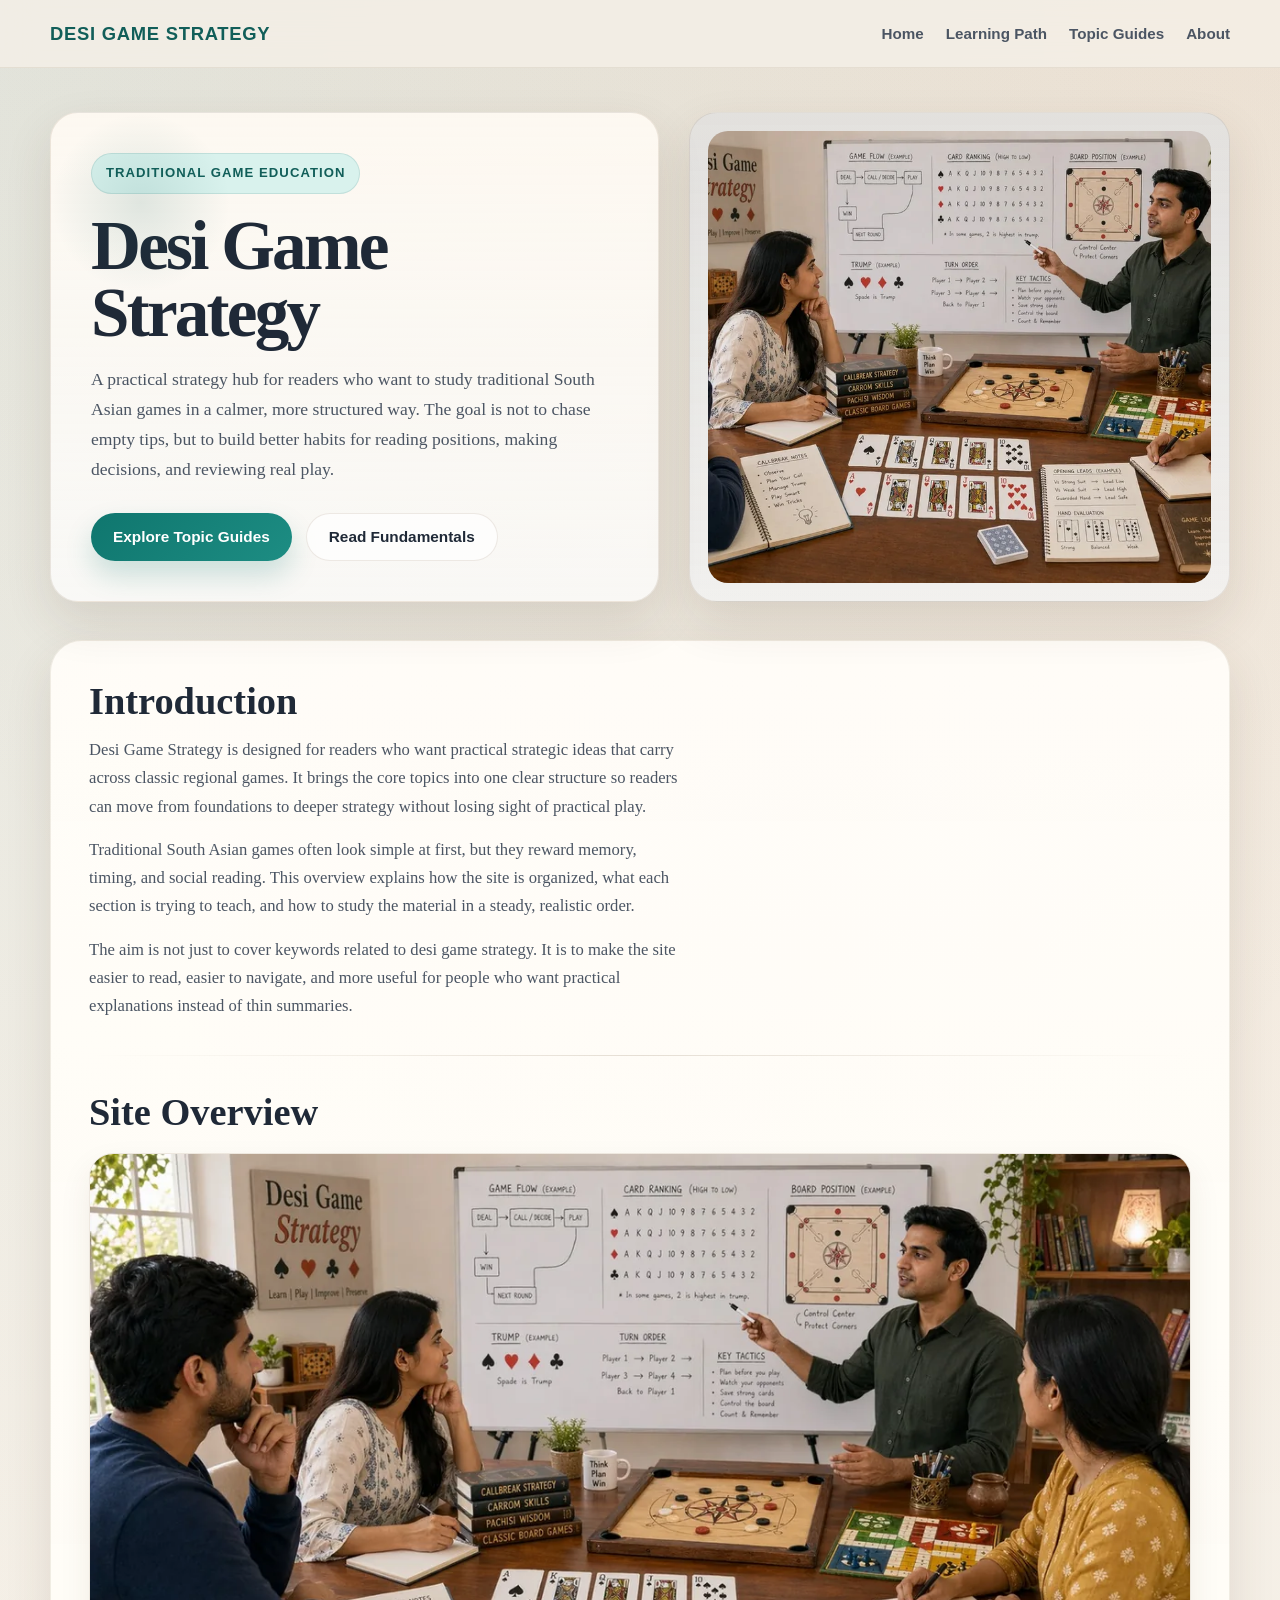
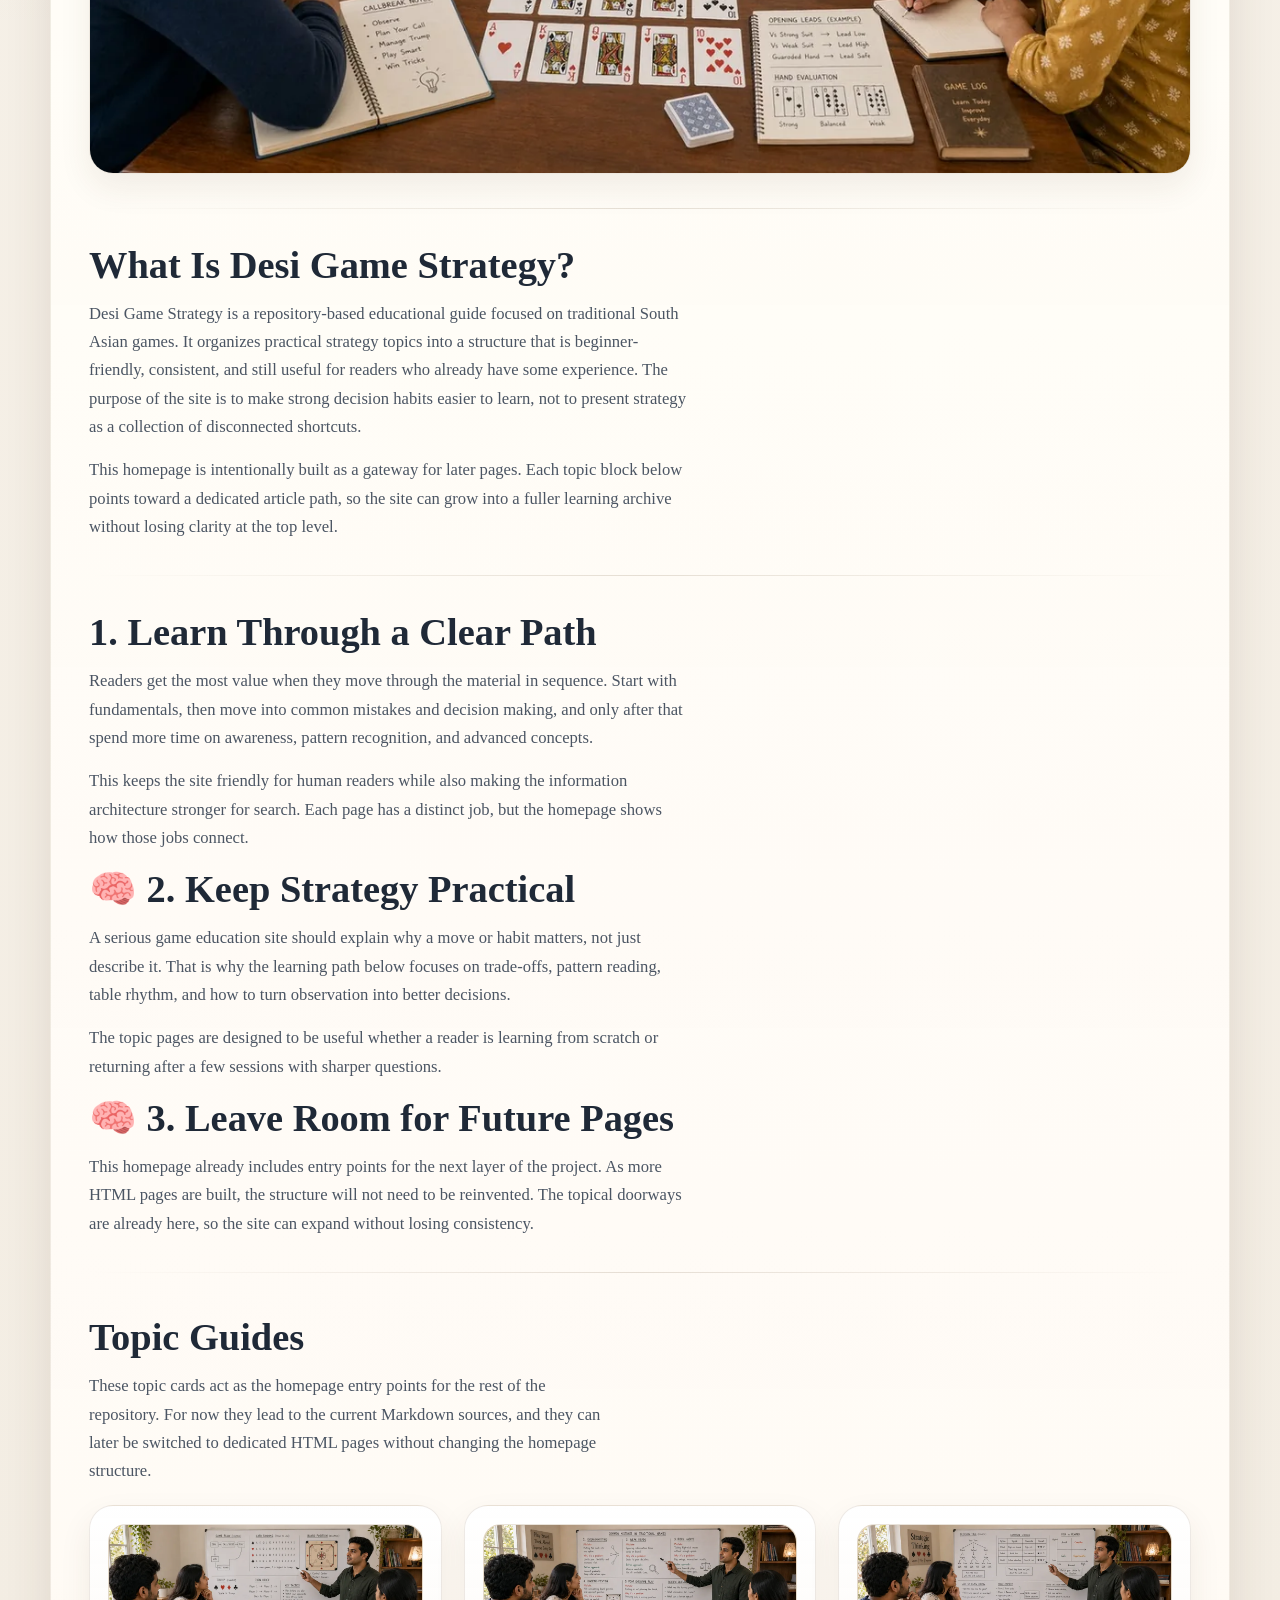
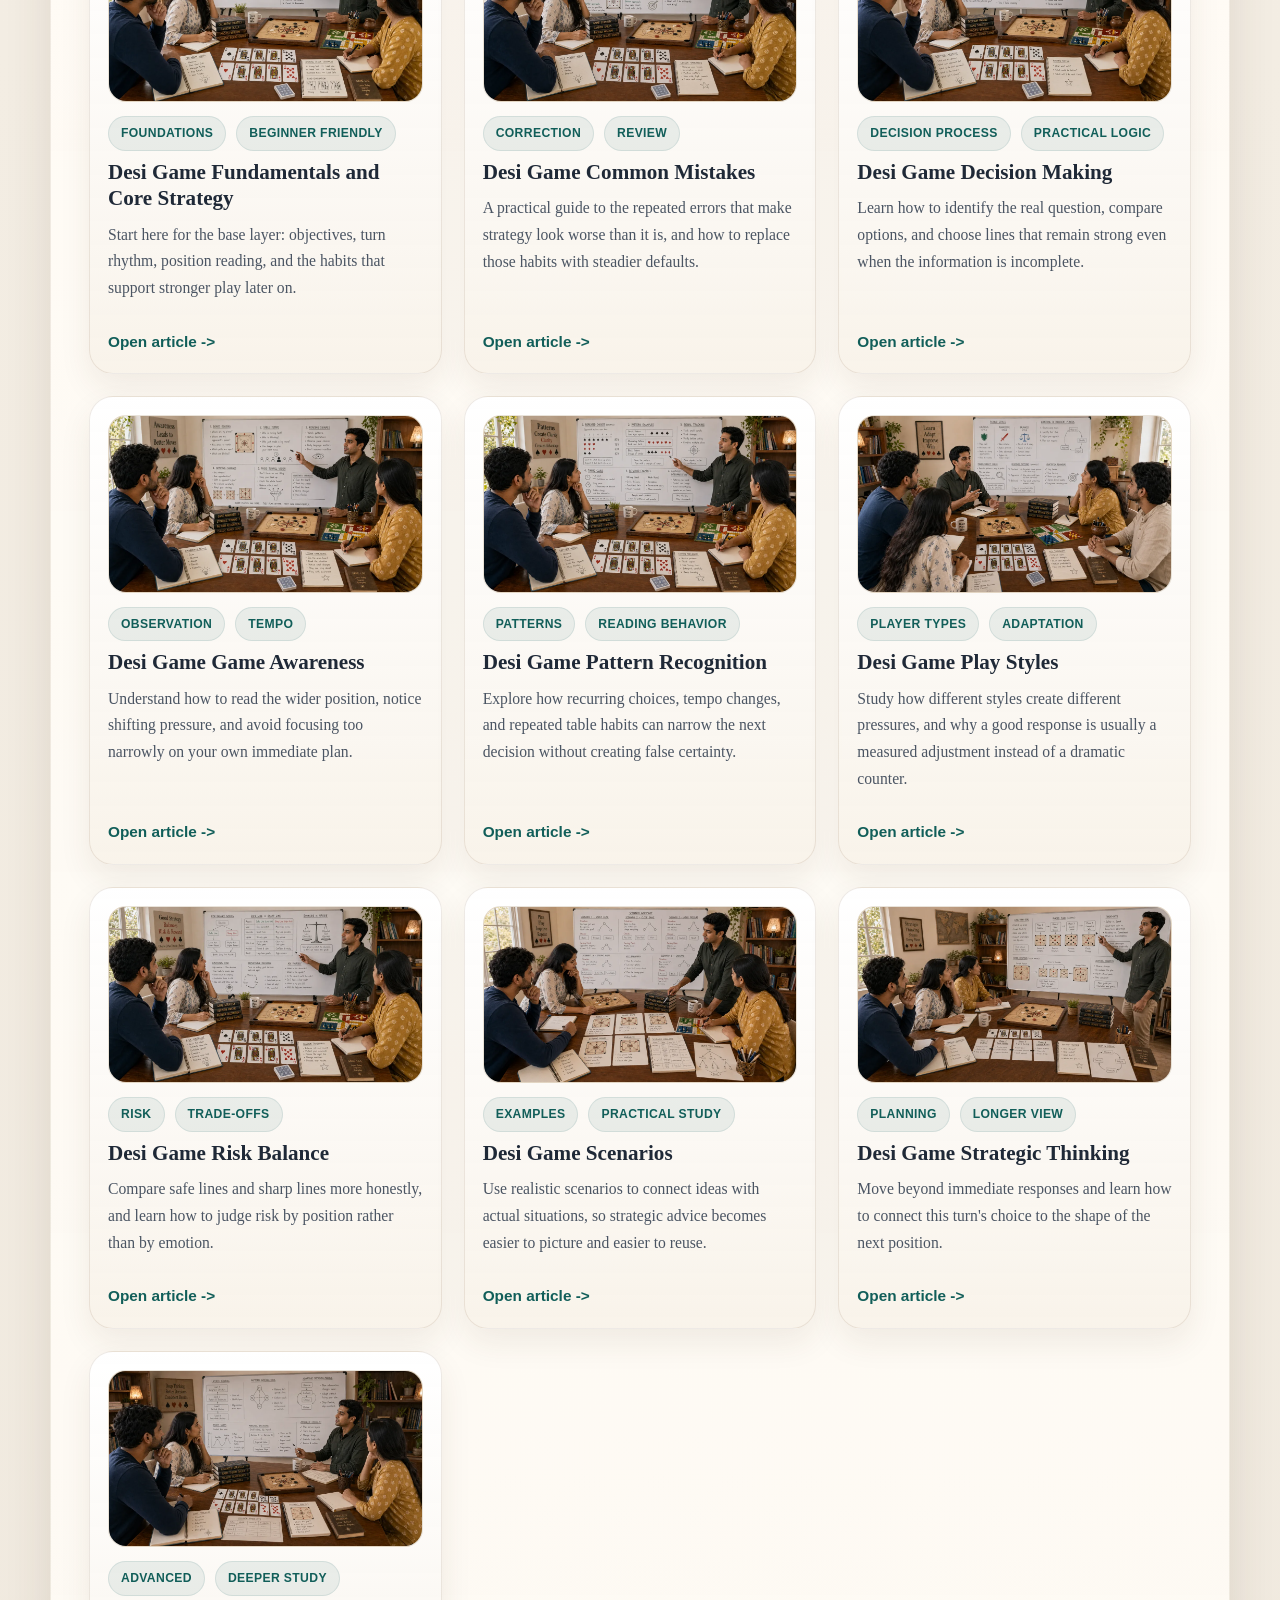
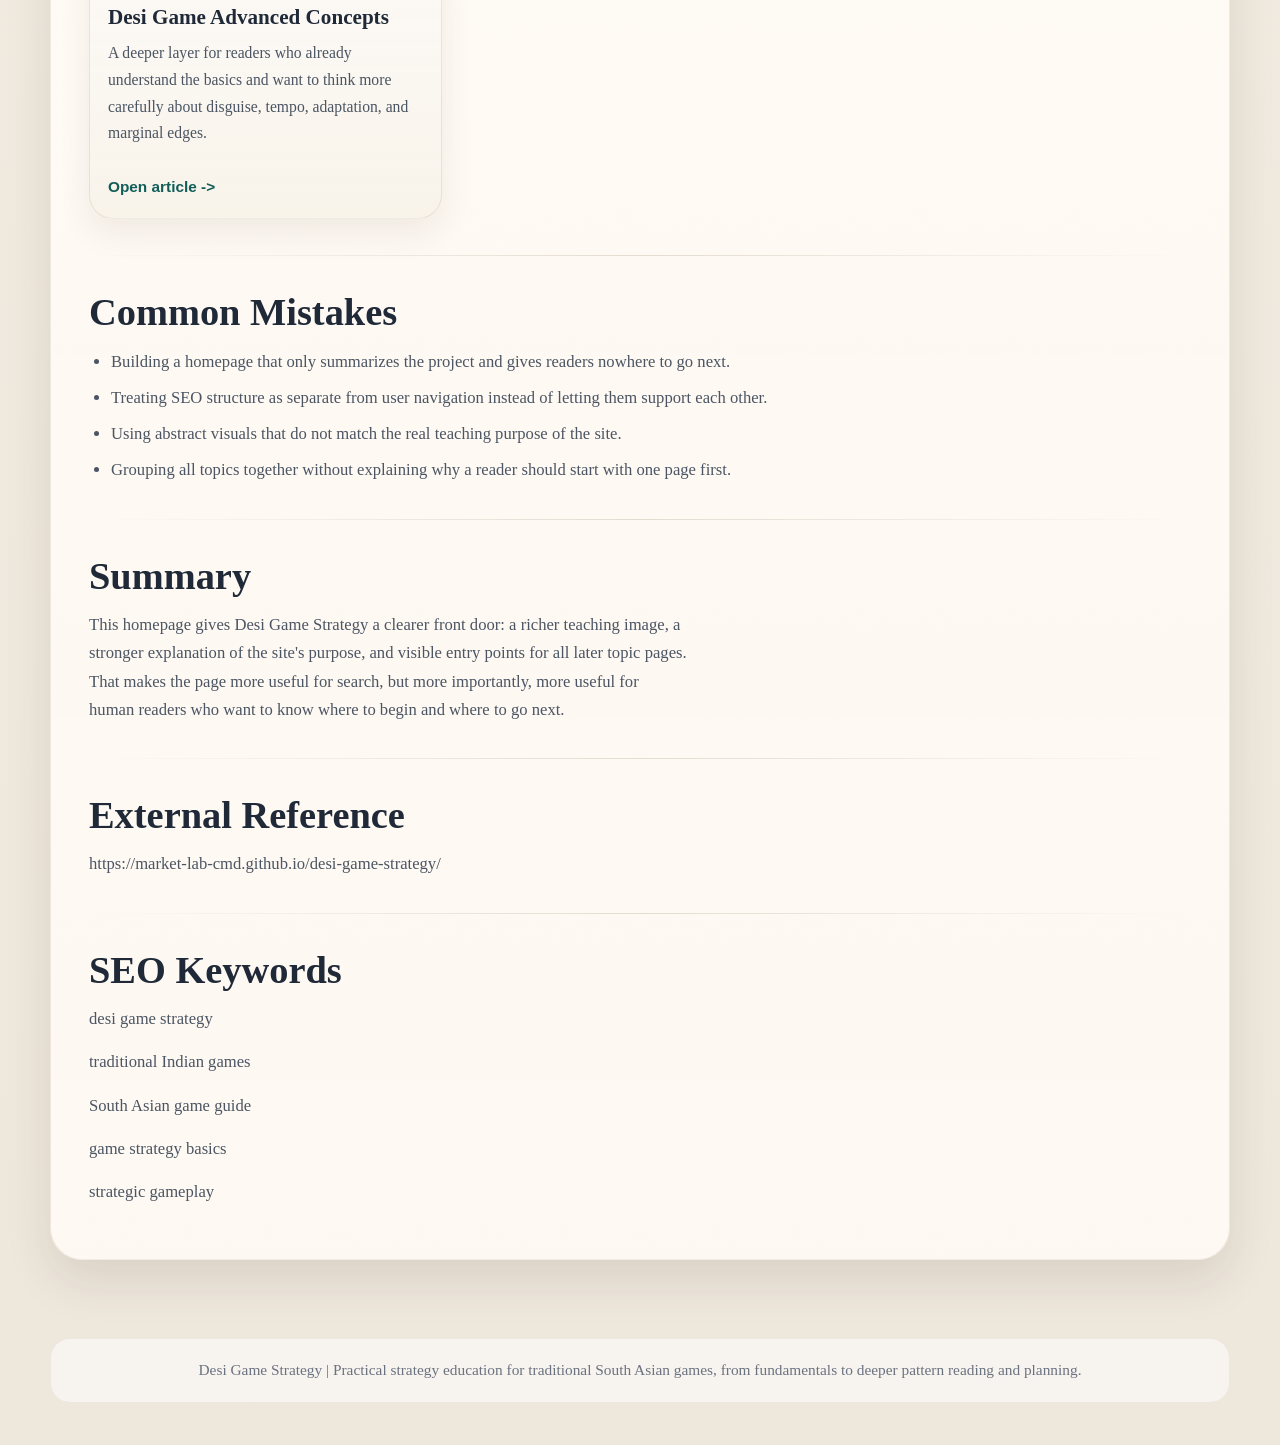
<file: index.html>
<!DOCTYPE html>
<html lang="en">
<head>
  <meta charset="UTF-8" />
  <meta name="viewport" content="width=device-width, initial-scale=1.0" />
  <title>Desi Game Strategy | Traditional South Asian Game Learning Hub</title>
  <meta
    name="description"
    content="Desi Game Strategy is a practical learning hub for traditional South Asian games, covering fundamentals, decision making, game awareness, pattern recognition, and advanced strategic thinking."
  />
  <meta
    name="keywords"
    content="desi game strategy, traditional Indian games, South Asian game guide, game strategy basics, strategic gameplay"
  />
  <link rel="stylesheet" href="./assets/css/index.css" />
</head>
<body>
  <header class="topbar">
    <div class="container">
      <div class="brand">Desi Game Strategy</div>
      <nav class="nav-links">
        <a href="./index.html">Home</a>
        <a href="#learning-path">Learning Path</a>
        <a href="#topic-guides">Topic Guides</a>
        <a href="#why-this-site">About</a>
      </nav>
    </div>
  </header>

  <section class="hero">
    <div class="container hero-grid">
      <div>
        <span class="eyebrow">Traditional Game Education</span>
        <h1>Desi Game Strategy</h1>
        <p>
          A practical strategy hub for readers who want to study traditional South Asian games in a calmer,
          more structured way. The goal is not to chase empty tips, but to build better habits for reading
          positions, making decisions, and reviewing real play.
        </p>
        <div class="hero-actions">
          <a class="cta-btn" href="#topic-guides">Explore Topic Guides</a>
          <a class="ghost-btn" href="./fundamentals.html">Read Fundamentals</a>
        </div>
      </div>

      <div class="hero-card">
        <img
          src="./assets/images/overview.webp"
          alt="Desi Game Strategy teaching scene with South Asian learners, cards, board game examples, notebooks, and a detailed strategy whiteboard"
        />
      </div>
    </div>
  </section>

  <main class="content">
    <div class="container">
      <article class="article" id="why-this-site">
        <h2>Introduction</h2>
        <p>
          Desi Game Strategy is designed for readers who want practical strategic ideas that carry across
          classic regional games. It brings the core topics into one clear structure so readers can move from
          foundations to deeper strategy without losing sight of practical play.
        </p>
        <p>
          Traditional South Asian games often look simple at first, but they reward memory, timing, and social
          reading. This overview explains how the site is organized, what each section is trying to teach, and
          how to study the material in a steady, realistic order.
        </p>
        <p>
          The aim is not just to cover keywords related to desi game strategy. It is to make the site easier to
          read, easier to navigate, and more useful for people who want practical explanations instead of thin
          summaries.
        </p>

        <hr />

        <h2>Site Overview</h2>
        <figure class="article-image">
          <img
            src="./assets/images/overview.webp"
            alt="Desi Game Strategy homepage hero scene with teaching whiteboard, traditional board game setup, playing cards, and students learning strategy"
            loading="lazy"
          />
        </figure>

        <hr />

        <h2>What Is Desi Game Strategy?</h2>
        <p>
          Desi Game Strategy is a repository-based educational guide focused on traditional South Asian games.
          It organizes practical strategy topics into a structure that is beginner-friendly, consistent, and
          still useful for readers who already have some experience. The purpose of the site is to make strong
          decision habits easier to learn, not to present strategy as a collection of disconnected shortcuts.
        </p>
        <p>
          This homepage is intentionally built as a gateway for later pages. Each topic block below points
          toward a dedicated article path, so the site can grow into a fuller learning archive without losing
          clarity at the top level.
        </p>

        <hr />

        <h2 id="learning-path">1. Learn Through a Clear Path</h2>
        <p>
          Readers get the most value when they move through the material in sequence. Start with fundamentals,
          then move into common mistakes and decision making, and only after that spend more time on awareness,
          pattern recognition, and advanced concepts.
        </p>
        <p>
          This keeps the site friendly for human readers while also making the information architecture stronger
          for search. Each page has a distinct job, but the homepage shows how those jobs connect.
        </p>

        <h2>🧠 2. Keep Strategy Practical</h2>
        <p>
          A serious game education site should explain why a move or habit matters, not just describe it. That
          is why the learning path below focuses on trade-offs, pattern reading, table rhythm, and how to turn
          observation into better decisions.
        </p>
        <p>
          The topic pages are designed to be useful whether a reader is learning from scratch or returning after
          a few sessions with sharper questions.
        </p>

        <h2>🧠 3. Leave Room for Future Pages</h2>
        <p>
          This homepage already includes entry points for the next layer of the project. As more HTML pages are
          built, the structure will not need to be reinvented. The topical doorways are already here, so the
          site can expand without losing consistency.
        </p>

        <hr />

        <section class="section" id="topic-guides">
          <div class="section-title">
            <div>
              <h2>Topic Guides</h2>
              <p>
                These topic cards act as the homepage entry points for the rest of the repository. For now they
                lead to the current Markdown sources, and they can later be switched to dedicated HTML pages
                without changing the homepage structure.
              </p>
            </div>
          </div>

          <div class="grid-3">
            <article class="article-card">
              <div class="article-thumb">
                <img src="./assets/images/fundamentals.webp" alt="Desi game fundamentals educational illustration" />
              </div>
              <div class="article-meta">
                <span class="chip">Foundations</span>
                <span class="chip">Beginner Friendly</span>
              </div>
              <h3>Desi Game Fundamentals and Core Strategy</h3>
              <p class="muted">
                Start here for the base layer: objectives, turn rhythm, position reading, and the habits that
                support stronger play later on.
              </p>
              <a class="article-link" href="./fundamentals.html">Open article -&gt;</a>
            </article>

            <article class="article-card">
              <div class="article-thumb">
                <img src="./assets/images/common-mistakes.webp" alt="Desi game common mistakes educational illustration" />
              </div>
              <div class="article-meta">
                <span class="chip">Correction</span>
                <span class="chip">Review</span>
              </div>
              <h3>Desi Game Common Mistakes</h3>
              <p class="muted">
                A practical guide to the repeated errors that make strategy look worse than it is, and how to
                replace those habits with steadier defaults.
              </p>
              <a class="article-link" href="./common-mistakes.html">Open article -&gt;</a>
            </article>

            <article class="article-card">
              <div class="article-thumb">
                <img src="./assets/images/decision-making.webp" alt="Desi game decision making educational illustration" />
              </div>
              <div class="article-meta">
                <span class="chip">Decision Process</span>
                <span class="chip">Practical Logic</span>
              </div>
              <h3>Desi Game Decision Making</h3>
              <p class="muted">
                Learn how to identify the real question, compare options, and choose lines that remain strong
                even when the information is incomplete.
              </p>
              <a class="article-link" href="./decision-making.html">Open article -&gt;</a>
            </article>

            <article class="article-card">
              <div class="article-thumb">
                <img src="./assets/images/game-awareness.webp" alt="Desi game awareness educational illustration" />
              </div>
              <div class="article-meta">
                <span class="chip">Observation</span>
                <span class="chip">Tempo</span>
              </div>
              <h3>Desi Game Game Awareness</h3>
              <p class="muted">
                Understand how to read the wider position, notice shifting pressure, and avoid focusing too
                narrowly on your own immediate plan.
              </p>
              <a class="article-link" href="./game-awareness.html">Open article -&gt;</a>
            </article>

            <article class="article-card">
              <div class="article-thumb">
                <img src="./assets/images/pattern-recognition.webp" alt="Desi game pattern recognition educational illustration" />
              </div>
              <div class="article-meta">
                <span class="chip">Patterns</span>
                <span class="chip">Reading Behavior</span>
              </div>
              <h3>Desi Game Pattern Recognition</h3>
              <p class="muted">
                Explore how recurring choices, tempo changes, and repeated table habits can narrow the next
                decision without creating false certainty.
              </p>
              <a class="article-link" href="./pattern-recognition.html">Open article -&gt;</a>
            </article>

            <article class="article-card">
              <div class="article-thumb">
                <img src="./assets/images/play-styles.webp" alt="Desi game play styles educational illustration" />
              </div>
              <div class="article-meta">
                <span class="chip">Player Types</span>
                <span class="chip">Adaptation</span>
              </div>
              <h3>Desi Game Play Styles</h3>
              <p class="muted">
                Study how different styles create different pressures, and why a good response is usually a
                measured adjustment instead of a dramatic counter.
              </p>
              <a class="article-link" href="./play-styles.html">Open article -&gt;</a>
            </article>

            <article class="article-card">
              <div class="article-thumb">
                <img src="./assets/images/risk-balance.webp" alt="Desi game risk balance educational illustration" />
              </div>
              <div class="article-meta">
                <span class="chip">Risk</span>
                <span class="chip">Trade-offs</span>
              </div>
              <h3>Desi Game Risk Balance</h3>
              <p class="muted">
                Compare safe lines and sharp lines more honestly, and learn how to judge risk by position rather
                than by emotion.
              </p>
              <a class="article-link" href="./risk-balance.html">Open article -&gt;</a>
            </article>

            <article class="article-card">
              <div class="article-thumb">
                <img src="./assets/images/scenarios.webp" alt="Desi game scenarios educational illustration" />
              </div>
              <div class="article-meta">
                <span class="chip">Examples</span>
                <span class="chip">Practical Study</span>
              </div>
              <h3>Desi Game Scenarios</h3>
              <p class="muted">
                Use realistic scenarios to connect ideas with actual situations, so strategic advice becomes
                easier to picture and easier to reuse.
              </p>
              <a class="article-link" href="./scenarios.html">Open article -&gt;</a>
            </article>

            <article class="article-card">
              <div class="article-thumb">
                <img src="./assets/images/strategic-thinking.webp" alt="Desi game strategic thinking educational illustration" />
              </div>
              <div class="article-meta">
                <span class="chip">Planning</span>
                <span class="chip">Longer View</span>
              </div>
              <h3>Desi Game Strategic Thinking</h3>
              <p class="muted">
                Move beyond immediate responses and learn how to connect this turn's choice to the shape of the
                next position.
              </p>
              <a class="article-link" href="./strategic-thinking.html">Open article -&gt;</a>
            </article>

            <article class="article-card">
              <div class="article-thumb">
                <img src="./assets/images/advanced-concepts.webp" alt="Desi game advanced concepts educational illustration" />
              </div>
              <div class="article-meta">
                <span class="chip">Advanced</span>
                <span class="chip">Deeper Study</span>
              </div>
              <h3>Desi Game Advanced Concepts</h3>
              <p class="muted">
                A deeper layer for readers who already understand the basics and want to think more carefully
                about disguise, tempo, adaptation, and marginal edges.
              </p>
              <a class="article-link" href="./advanced-concepts.html">Open article -&gt;</a>
            </article>
          </div>
        </section>

        <hr />

        <h2>Common Mistakes</h2>
        <ul>
          <li>Building a homepage that only summarizes the project and gives readers nowhere to go next.</li>
          <li>Treating SEO structure as separate from user navigation instead of letting them support each other.</li>
          <li>Using abstract visuals that do not match the real teaching purpose of the site.</li>
          <li>Grouping all topics together without explaining why a reader should start with one page first.</li>
        </ul>

        <hr />

        <h2>Summary</h2>
        <p>
          This homepage gives Desi Game Strategy a clearer front door: a richer teaching image, a stronger
          explanation of the site's purpose, and visible entry points for all later topic pages. That makes the
          page more useful for search, but more importantly, more useful for human readers who want to know
          where to begin and where to go next.
        </p>

        <hr />

        <h2>External Reference</h2>
        <p>
          <a href="https://market-lab-cmd.github.io/desi-game-strategy/" target="_blank" rel="noopener noreferrer">https://market-lab-cmd.github.io/desi-game-strategy/</a>
        </p>

        <hr />

        <h2>SEO Keywords</h2>
        <p>desi game strategy</p>
        <p>traditional Indian games</p>
        <p>South Asian game guide</p>
        <p>game strategy basics</p>
        <p>strategic gameplay</p>
      </article>
    </div>
  </main>

  <footer class="footer">
    <div class="container">
      Desi Game Strategy | Practical strategy education for traditional South Asian games, from fundamentals to deeper pattern reading and planning.
    </div>
  </footer>

  <script src="./assets/js/index.js" defer></script>
</body>
</html>
</file>
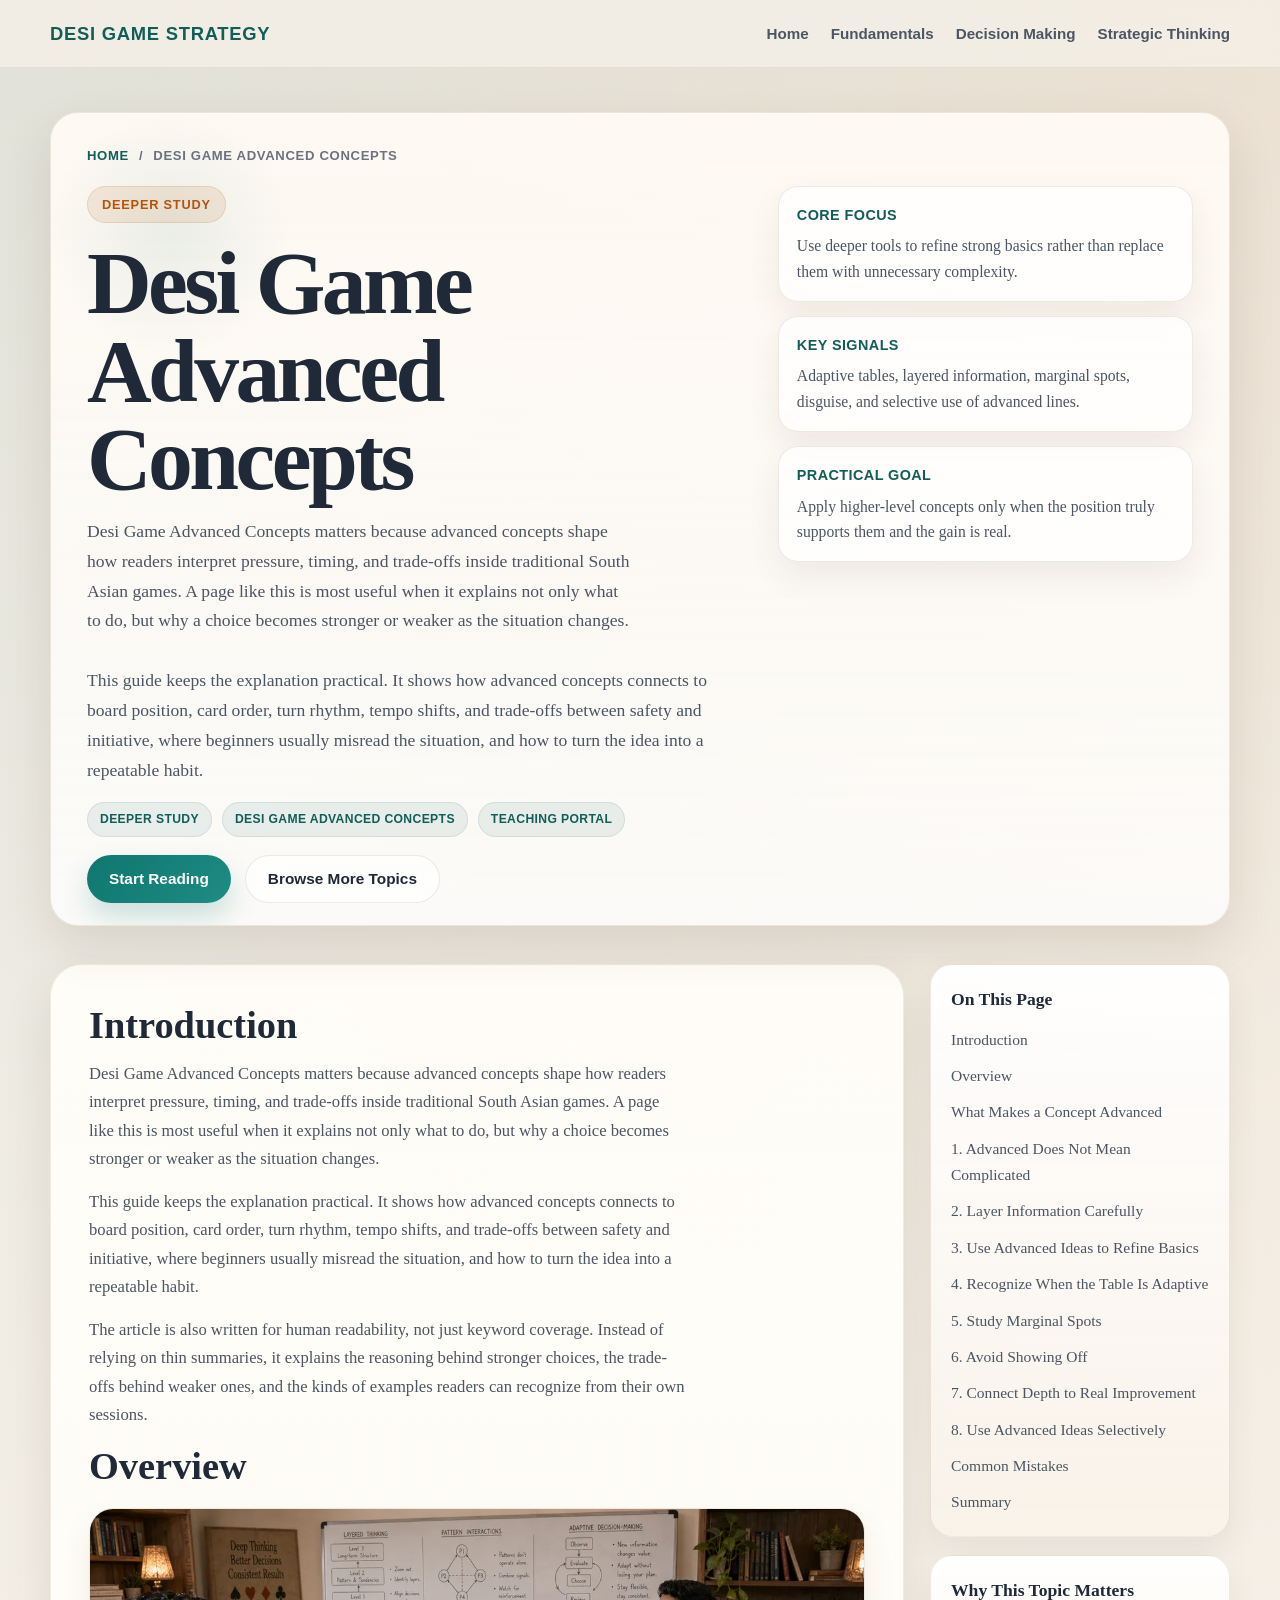
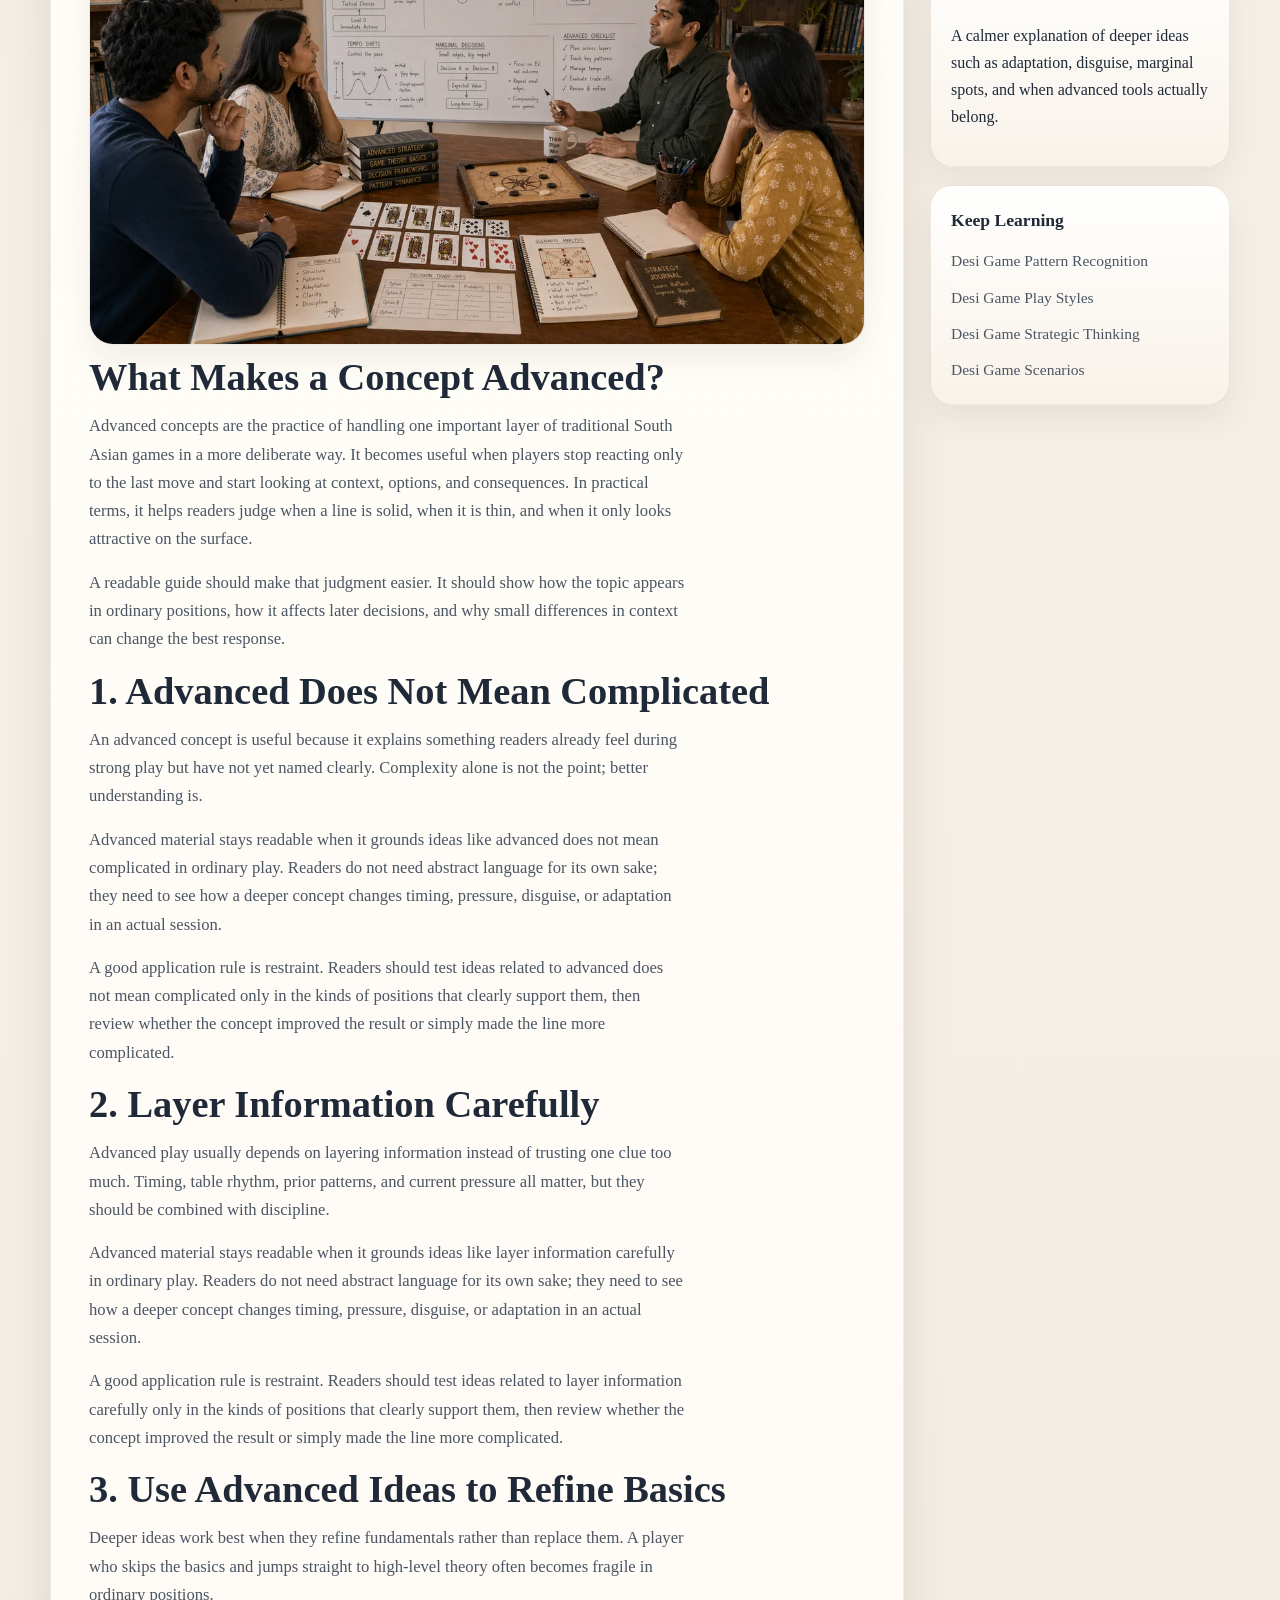
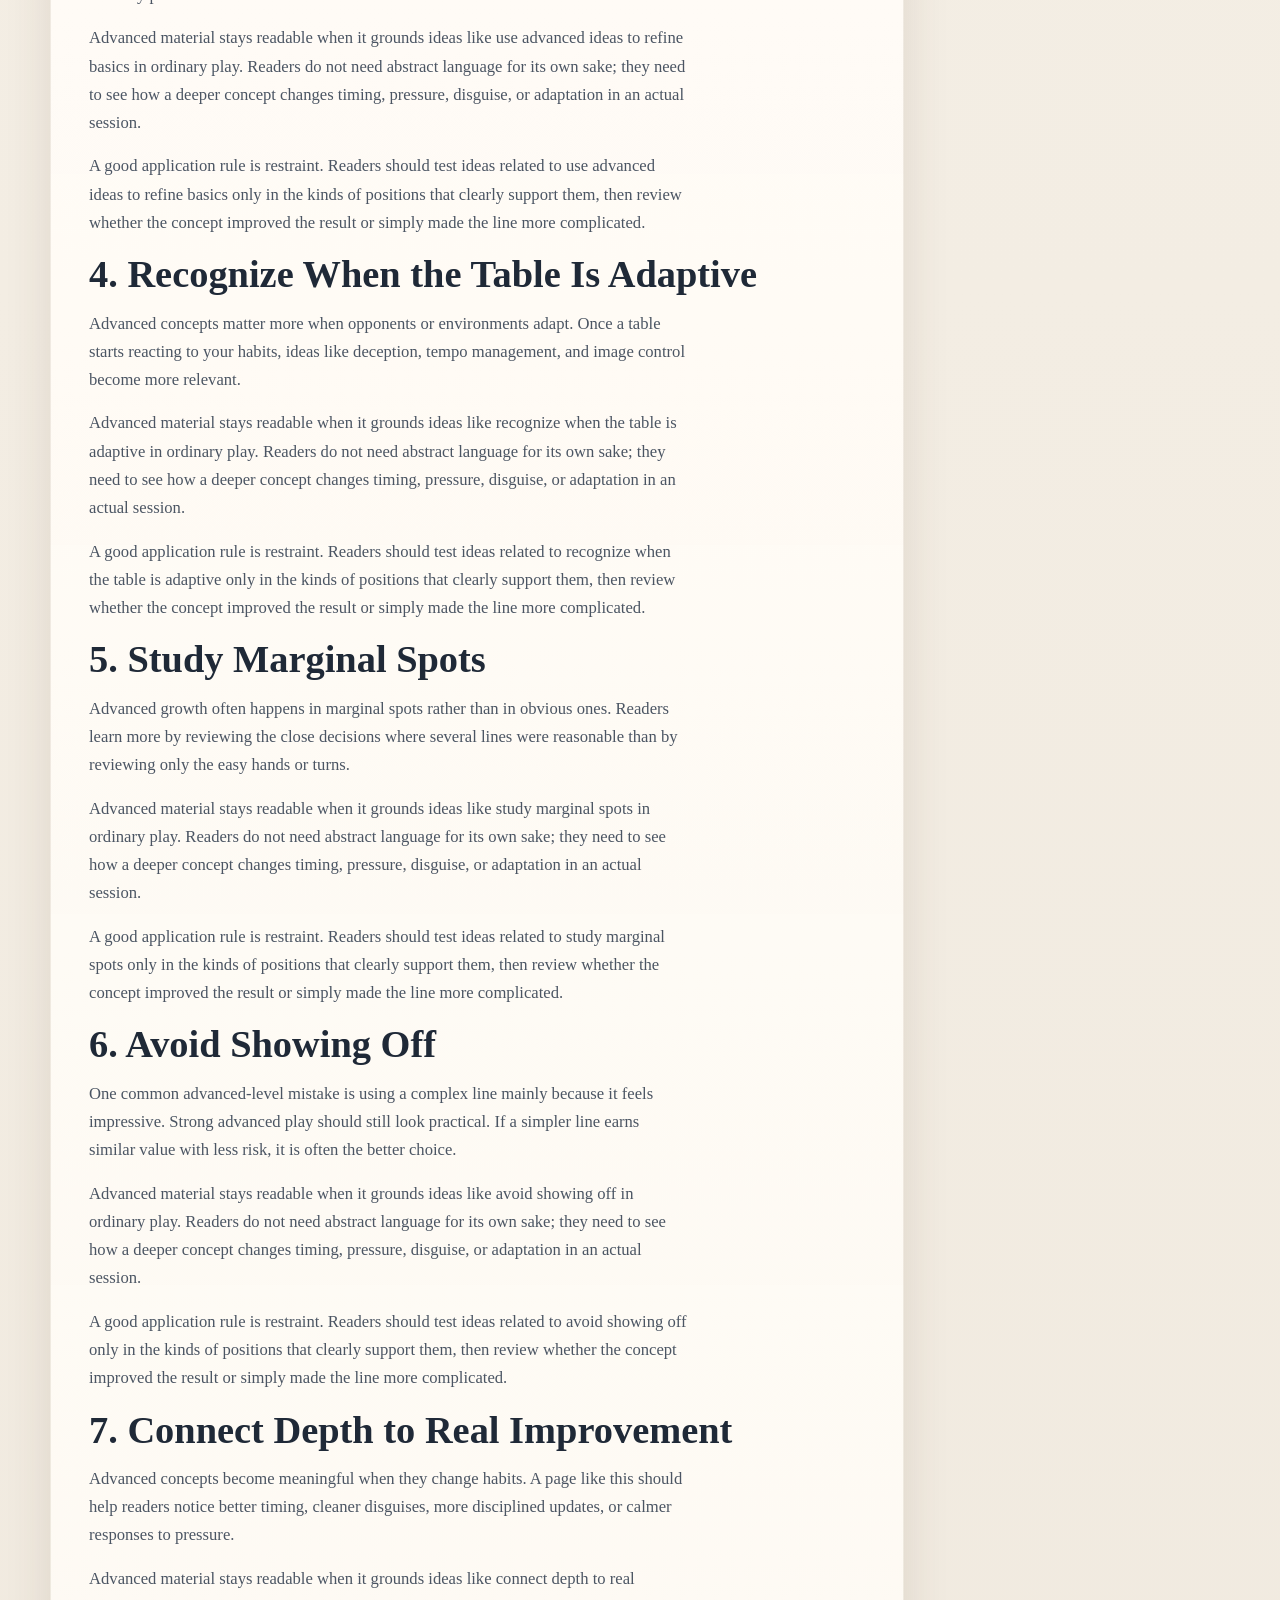
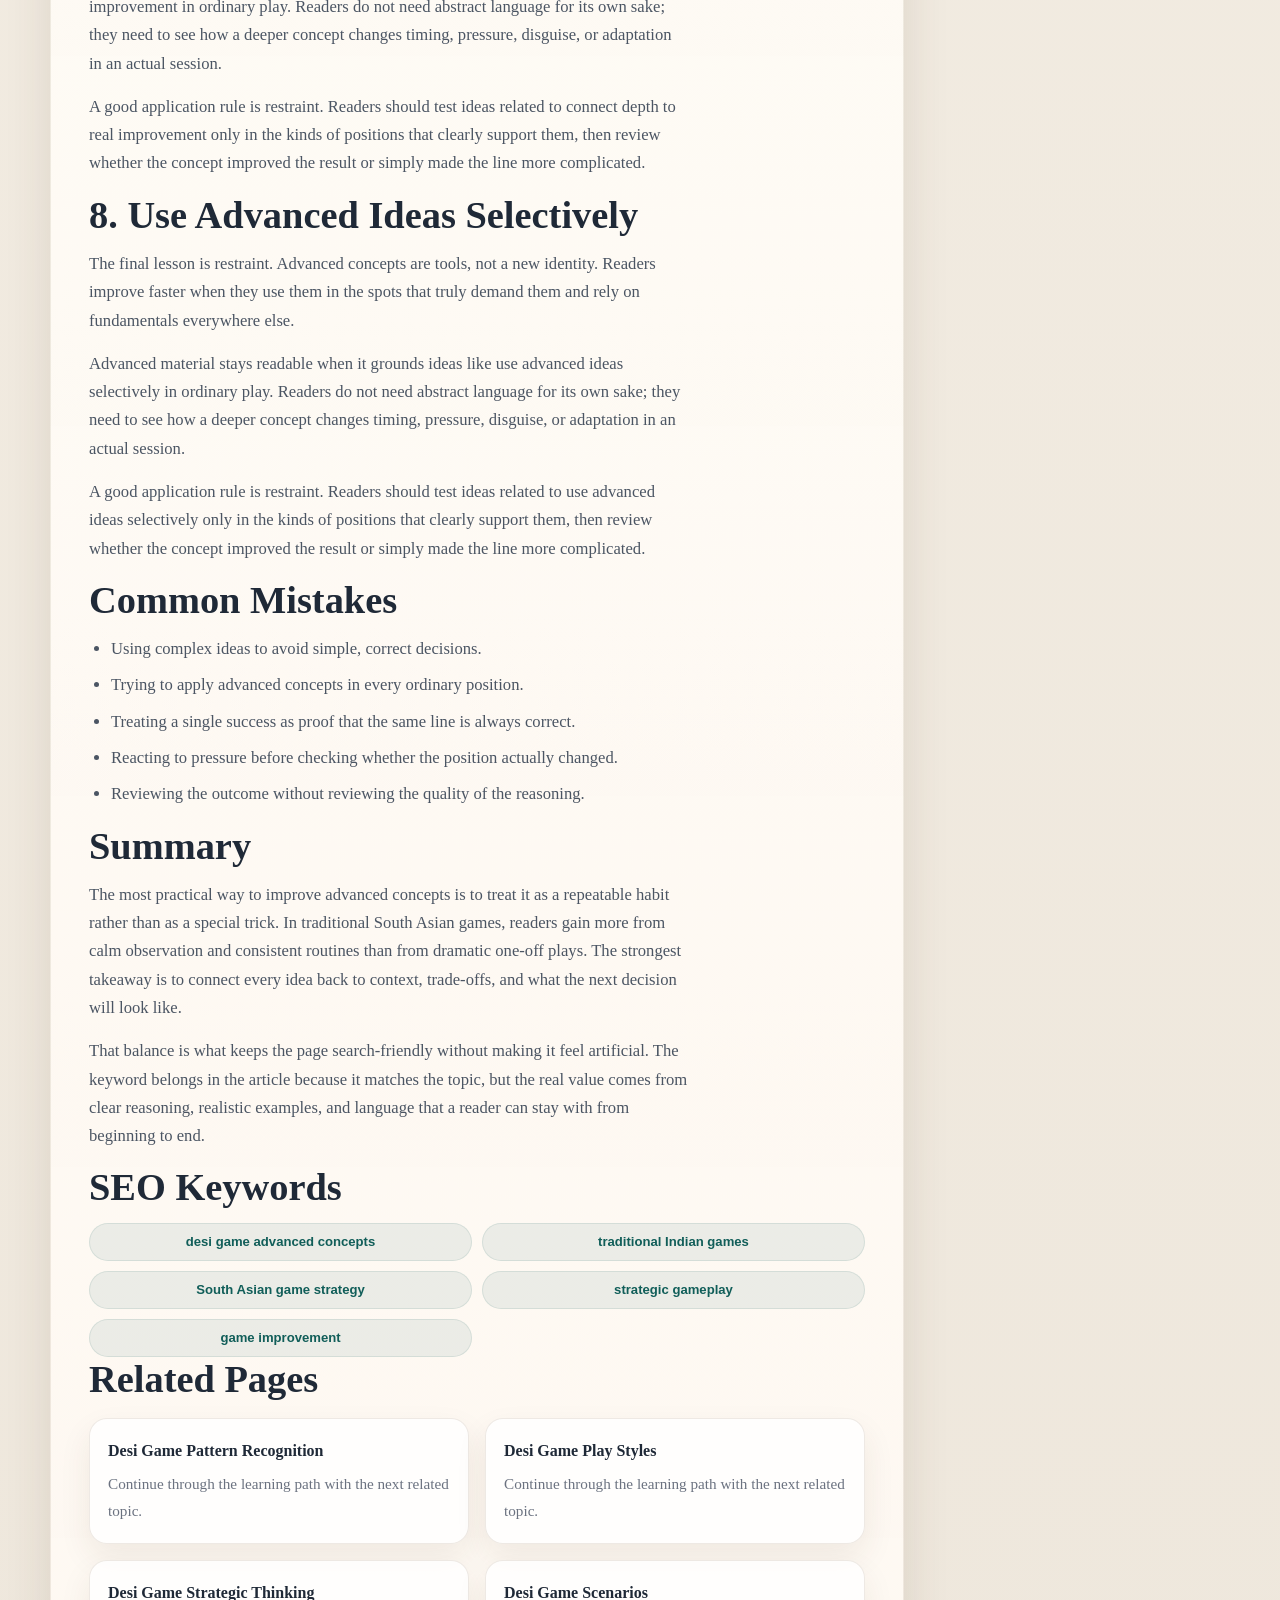
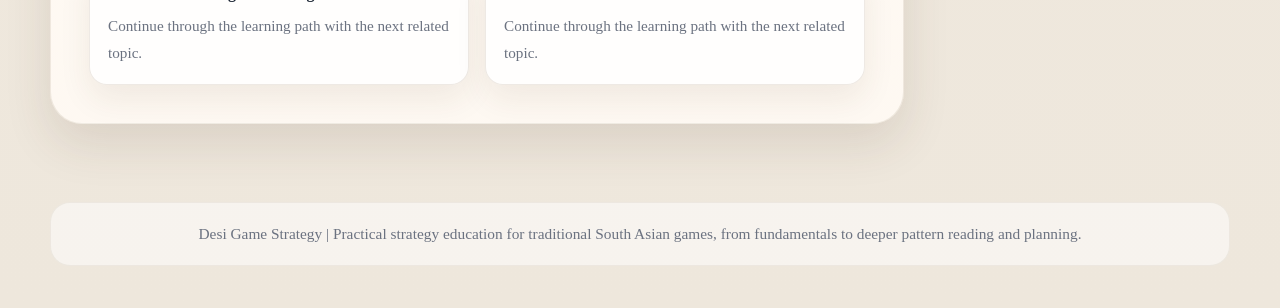
<file: advanced-concepts.html>
<!DOCTYPE html>
<html lang="en">
<head>
  <meta charset="UTF-8" />
  <meta name="viewport" content="width=device-width, initial-scale=1.0" />
  <title>Desi Game Advanced Concepts | Desi Game Strategy</title>
  <meta name="description" content="Desi Game Advanced Concepts matters because advanced concepts shape how readers interpret pressure, timing, and trade-offs inside traditional South Asian games. A page like..." />
  <meta name="keywords" content="desi game advanced concepts, traditional Indian games, South Asian game strategy, strategic gameplay, game improvement" />
  <link rel="stylesheet" href="./assets/css/index.css" />
</head>
<body>
  <header class="topbar">
    <div class="container">
      <div class="brand">Desi Game Strategy</div>
      <nav class="nav-links">
        <a href="./index.html">Home</a>
        <a href="./fundamentals.html">Fundamentals</a>
        <a href="./decision-making.html">Decision Making</a>
        <a href="./strategic-thinking.html">Strategic Thinking</a>
      </nav>
    </div>
  </header>

  <section class="hero page-hero page-hero--compact">
    <div class="container">
      <div class="page-hero-panel">
        <div class="breadcrumb"><a href="./index.html">Home</a><span>/</span><span>Desi Game Advanced Concepts</span></div>
        <div class="page-hero-head">
          <div class="page-hero-copy">
            <span class="page-kicker">Deeper Study</span>
            <h1>Desi Game Advanced Concepts</h1>
            <p class="page-hero-lead">Desi Game Advanced Concepts matters because advanced concepts shape how readers interpret pressure, timing, and trade-offs inside traditional South Asian games. A page like this is most useful when it explains not only what to do, but why a choice becomes stronger or weaker as the situation changes.</p>
          </div>
          <div class="page-hero-notes">
            <div class="page-hero-note">
              <strong>Core Focus</strong>
              <span>Use deeper tools to refine strong basics rather than replace them with unnecessary complexity.</span>
            </div>
            <div class="page-hero-note">
              <strong>Key Signals</strong>
              <span>Adaptive tables, layered information, marginal spots, disguise, and selective use of advanced lines.</span>
            </div>
            <div class="page-hero-note">
              <strong>Practical Goal</strong>
              <span>Apply higher-level concepts only when the position truly supports them and the gain is real.</span>
            </div>
          </div>
        </div>
        <div class="hero-summary hero-summary-compact"><p>This guide keeps the explanation practical. It shows how advanced concepts connects to board position, card order, turn rhythm, tempo shifts, and trade-offs between safety and initiative, where beginners usually misread the situation, and how to turn the idea into a repeatable habit.</p></div>
        <div class="hero-chip-row"><span class="chip">Deeper Study</span><span class="chip">desi game advanced concepts</span><span class="chip">Teaching Portal</span></div>
        <div class="hero-actions">
          <a class="cta-btn" href="#overview">Start Reading</a>
          <a class="ghost-btn" href="./index.html#topic-guides">Browse More Topics</a>
        </div>
      </div>
    </div>
  </section>

  <main class="content">
    <div class="container content-shell">
      <article class="article"><section class="article-section" id="introduction"><h2>Introduction</h2><p>Desi Game Advanced Concepts matters because advanced concepts shape how readers interpret pressure, timing, and trade-offs inside traditional South Asian games. A page like this is most useful when it explains not only what to do, but why a choice becomes stronger or weaker as the situation changes.</p><p>This guide keeps the explanation practical. It shows how advanced concepts connects to board position, card order, turn rhythm, tempo shifts, and trade-offs between safety and initiative, where beginners usually misread the situation, and how to turn the idea into a repeatable habit.</p><p>The article is also written for human readability, not just keyword coverage. Instead of relying on thin summaries, it explains the reasoning behind stronger choices, the trade-offs behind weaker ones, and the kinds of examples readers can recognize from their own sessions.</p></section><section class="article-section" id="overview"><h2>Overview</h2><figure class="article-image"><img src="./assets/images/advanced-concepts.webp" alt="Desi Game Strategy advanced concepts illustration in a calm educational workspace" loading="lazy" /></figure></section><section class="article-section" id="what-makes-a-concept-advanced"><h2>What Makes a Concept Advanced?</h2><p>Advanced concepts are the practice of handling one important layer of traditional South Asian games in a more deliberate way. It becomes useful when players stop reacting only to the last move and start looking at context, options, and consequences. In practical terms, it helps readers judge when a line is solid, when it is thin, and when it only looks attractive on the surface.</p><p>A readable guide should make that judgment easier. It should show how the topic appears in ordinary positions, how it affects later decisions, and why small differences in context can change the best response.</p></section><section class="article-section" id="1-advanced-does-not-mean-complicated"><h2>1. Advanced Does Not Mean Complicated</h2><p>An advanced concept is useful because it explains something readers already feel during strong play but have not yet named clearly. Complexity alone is not the point; better understanding is.</p><p>Advanced material stays readable when it grounds ideas like advanced does not mean complicated in ordinary play. Readers do not need abstract language for its own sake; they need to see how a deeper concept changes timing, pressure, disguise, or adaptation in an actual session.</p><p>A good application rule is restraint. Readers should test ideas related to advanced does not mean complicated only in the kinds of positions that clearly support them, then review whether the concept improved the result or simply made the line more complicated.</p></section><section class="article-section" id="2-layer-information-carefully"><h2>2. Layer Information Carefully</h2><p>Advanced play usually depends on layering information instead of trusting one clue too much. Timing, table rhythm, prior patterns, and current pressure all matter, but they should be combined with discipline.</p><p>Advanced material stays readable when it grounds ideas like layer information carefully in ordinary play. Readers do not need abstract language for its own sake; they need to see how a deeper concept changes timing, pressure, disguise, or adaptation in an actual session.</p><p>A good application rule is restraint. Readers should test ideas related to layer information carefully only in the kinds of positions that clearly support them, then review whether the concept improved the result or simply made the line more complicated.</p></section><section class="article-section" id="3-use-advanced-ideas-to-refine-basics"><h2>3. Use Advanced Ideas to Refine Basics</h2><p>Deeper ideas work best when they refine fundamentals rather than replace them. A player who skips the basics and jumps straight to high-level theory often becomes fragile in ordinary positions.</p><p>Advanced material stays readable when it grounds ideas like use advanced ideas to refine basics in ordinary play. Readers do not need abstract language for its own sake; they need to see how a deeper concept changes timing, pressure, disguise, or adaptation in an actual session.</p><p>A good application rule is restraint. Readers should test ideas related to use advanced ideas to refine basics only in the kinds of positions that clearly support them, then review whether the concept improved the result or simply made the line more complicated.</p></section><section class="article-section" id="4-recognize-when-the-table-is-adaptive"><h2>4. Recognize When the Table Is Adaptive</h2><p>Advanced concepts matter more when opponents or environments adapt. Once a table starts reacting to your habits, ideas like deception, tempo management, and image control become more relevant.</p><p>Advanced material stays readable when it grounds ideas like recognize when the table is adaptive in ordinary play. Readers do not need abstract language for its own sake; they need to see how a deeper concept changes timing, pressure, disguise, or adaptation in an actual session.</p><p>A good application rule is restraint. Readers should test ideas related to recognize when the table is adaptive only in the kinds of positions that clearly support them, then review whether the concept improved the result or simply made the line more complicated.</p></section><section class="article-section" id="5-study-marginal-spots"><h2>5. Study Marginal Spots</h2><p>Advanced growth often happens in marginal spots rather than in obvious ones. Readers learn more by reviewing the close decisions where several lines were reasonable than by reviewing only the easy hands or turns.</p><p>Advanced material stays readable when it grounds ideas like study marginal spots in ordinary play. Readers do not need abstract language for its own sake; they need to see how a deeper concept changes timing, pressure, disguise, or adaptation in an actual session.</p><p>A good application rule is restraint. Readers should test ideas related to study marginal spots only in the kinds of positions that clearly support them, then review whether the concept improved the result or simply made the line more complicated.</p></section><section class="article-section" id="6-avoid-showing-off"><h2>6. Avoid Showing Off</h2><p>One common advanced-level mistake is using a complex line mainly because it feels impressive. Strong advanced play should still look practical. If a simpler line earns similar value with less risk, it is often the better choice.</p><p>Advanced material stays readable when it grounds ideas like avoid showing off in ordinary play. Readers do not need abstract language for its own sake; they need to see how a deeper concept changes timing, pressure, disguise, or adaptation in an actual session.</p><p>A good application rule is restraint. Readers should test ideas related to avoid showing off only in the kinds of positions that clearly support them, then review whether the concept improved the result or simply made the line more complicated.</p></section><section class="article-section" id="7-connect-depth-to-real-improvement"><h2>7. Connect Depth to Real Improvement</h2><p>Advanced concepts become meaningful when they change habits. A page like this should help readers notice better timing, cleaner disguises, more disciplined updates, or calmer responses to pressure.</p><p>Advanced material stays readable when it grounds ideas like connect depth to real improvement in ordinary play. Readers do not need abstract language for its own sake; they need to see how a deeper concept changes timing, pressure, disguise, or adaptation in an actual session.</p><p>A good application rule is restraint. Readers should test ideas related to connect depth to real improvement only in the kinds of positions that clearly support them, then review whether the concept improved the result or simply made the line more complicated.</p></section><section class="article-section" id="8-use-advanced-ideas-selectively"><h2>8. Use Advanced Ideas Selectively</h2><p>The final lesson is restraint. Advanced concepts are tools, not a new identity. Readers improve faster when they use them in the spots that truly demand them and rely on fundamentals everywhere else.</p><p>Advanced material stays readable when it grounds ideas like use advanced ideas selectively in ordinary play. Readers do not need abstract language for its own sake; they need to see how a deeper concept changes timing, pressure, disguise, or adaptation in an actual session.</p><p>A good application rule is restraint. Readers should test ideas related to use advanced ideas selectively only in the kinds of positions that clearly support them, then review whether the concept improved the result or simply made the line more complicated.</p></section><section class="article-section" id="common-mistakes"><h2>Common Mistakes</h2><ul><li>Using complex ideas to avoid simple, correct decisions.</li><li>Trying to apply advanced concepts in every ordinary position.</li><li>Treating a single success as proof that the same line is always correct.</li><li>Reacting to pressure before checking whether the position actually changed.</li><li>Reviewing the outcome without reviewing the quality of the reasoning.</li></ul></section><section class="article-section" id="summary"><h2>Summary</h2><p class="article-lead">The most practical way to improve advanced concepts is to treat it as a repeatable habit rather than as a special trick. In traditional South Asian games, readers gain more from calm observation and consistent routines than from dramatic one-off plays. The strongest takeaway is to connect every idea back to context, trade-offs, and what the next decision will look like.</p><p>That balance is what keeps the page search-friendly without making it feel artificial. The keyword belongs in the article because it matches the topic, but the real value comes from clear reasoning, realistic examples, and language that a reader can stay with from beginning to end.</p></section><section class="article-section" id="seo-keywords"><h2>SEO Keywords</h2><div class="keyword-list"><span class="keyword-pill">desi game advanced concepts</span><span class="keyword-pill">traditional Indian games</span><span class="keyword-pill">South Asian game strategy</span><span class="keyword-pill">strategic gameplay</span><span class="keyword-pill">game improvement</span></div></section><section class="article-section" id="related-pages"><h2>Related Pages</h2><div class="related-grid"><a class="related-card" href="./pattern-recognition.html"><strong>Desi Game Pattern Recognition</strong><span>Continue through the learning path with the next related topic.</span></a><a class="related-card" href="./play-styles.html"><strong>Desi Game Play Styles</strong><span>Continue through the learning path with the next related topic.</span></a><a class="related-card" href="./strategic-thinking.html"><strong>Desi Game Strategic Thinking</strong><span>Continue through the learning path with the next related topic.</span></a><a class="related-card" href="./scenarios.html"><strong>Desi Game Scenarios</strong><span>Continue through the learning path with the next related topic.</span></a></div></section></article>
      <aside class="sidebar-stack">
        <section class="sidebar-card">
          <h3>On This Page</h3>
          <div class="toc-list"><a href="#introduction">Introduction</a><a href="#overview">Overview</a><a href="#what-makes-a-concept-advanced">What Makes a Concept Advanced</a><a href="#1-advanced-does-not-mean-complicated">1. Advanced Does Not Mean Complicated</a><a href="#2-layer-information-carefully">2. Layer Information Carefully</a><a href="#3-use-advanced-ideas-to-refine-basics">3. Use Advanced Ideas to Refine Basics</a><a href="#4-recognize-when-the-table-is-adaptive">4. Recognize When the Table Is Adaptive</a><a href="#5-study-marginal-spots">5. Study Marginal Spots</a><a href="#6-avoid-showing-off">6. Avoid Showing Off</a><a href="#7-connect-depth-to-real-improvement">7. Connect Depth to Real Improvement</a><a href="#8-use-advanced-ideas-selectively">8. Use Advanced Ideas Selectively</a><a href="#common-mistakes">Common Mistakes</a><a href="#summary">Summary</a></div>
        </section>
        <section class="sidebar-card">
          <h3>Why This Topic Matters</h3>
          <p>A calmer explanation of deeper ideas such as adaptation, disguise, marginal spots, and when advanced tools actually belong.</p>
        </section>
        <section class="sidebar-card">
          <h3>Keep Learning</h3>
          <div class="related-list"><a href="./pattern-recognition.html">Desi Game Pattern Recognition</a><a href="./play-styles.html">Desi Game Play Styles</a><a href="./strategic-thinking.html">Desi Game Strategic Thinking</a><a href="./scenarios.html">Desi Game Scenarios</a></div>
        </section>
      </aside>
    </div>
  </main>

  <footer class="footer">
    <div class="container">
      Desi Game Strategy | Practical strategy education for traditional South Asian games, from fundamentals to deeper pattern reading and planning.
    </div>
  </footer>
</body>
</html>
</file>
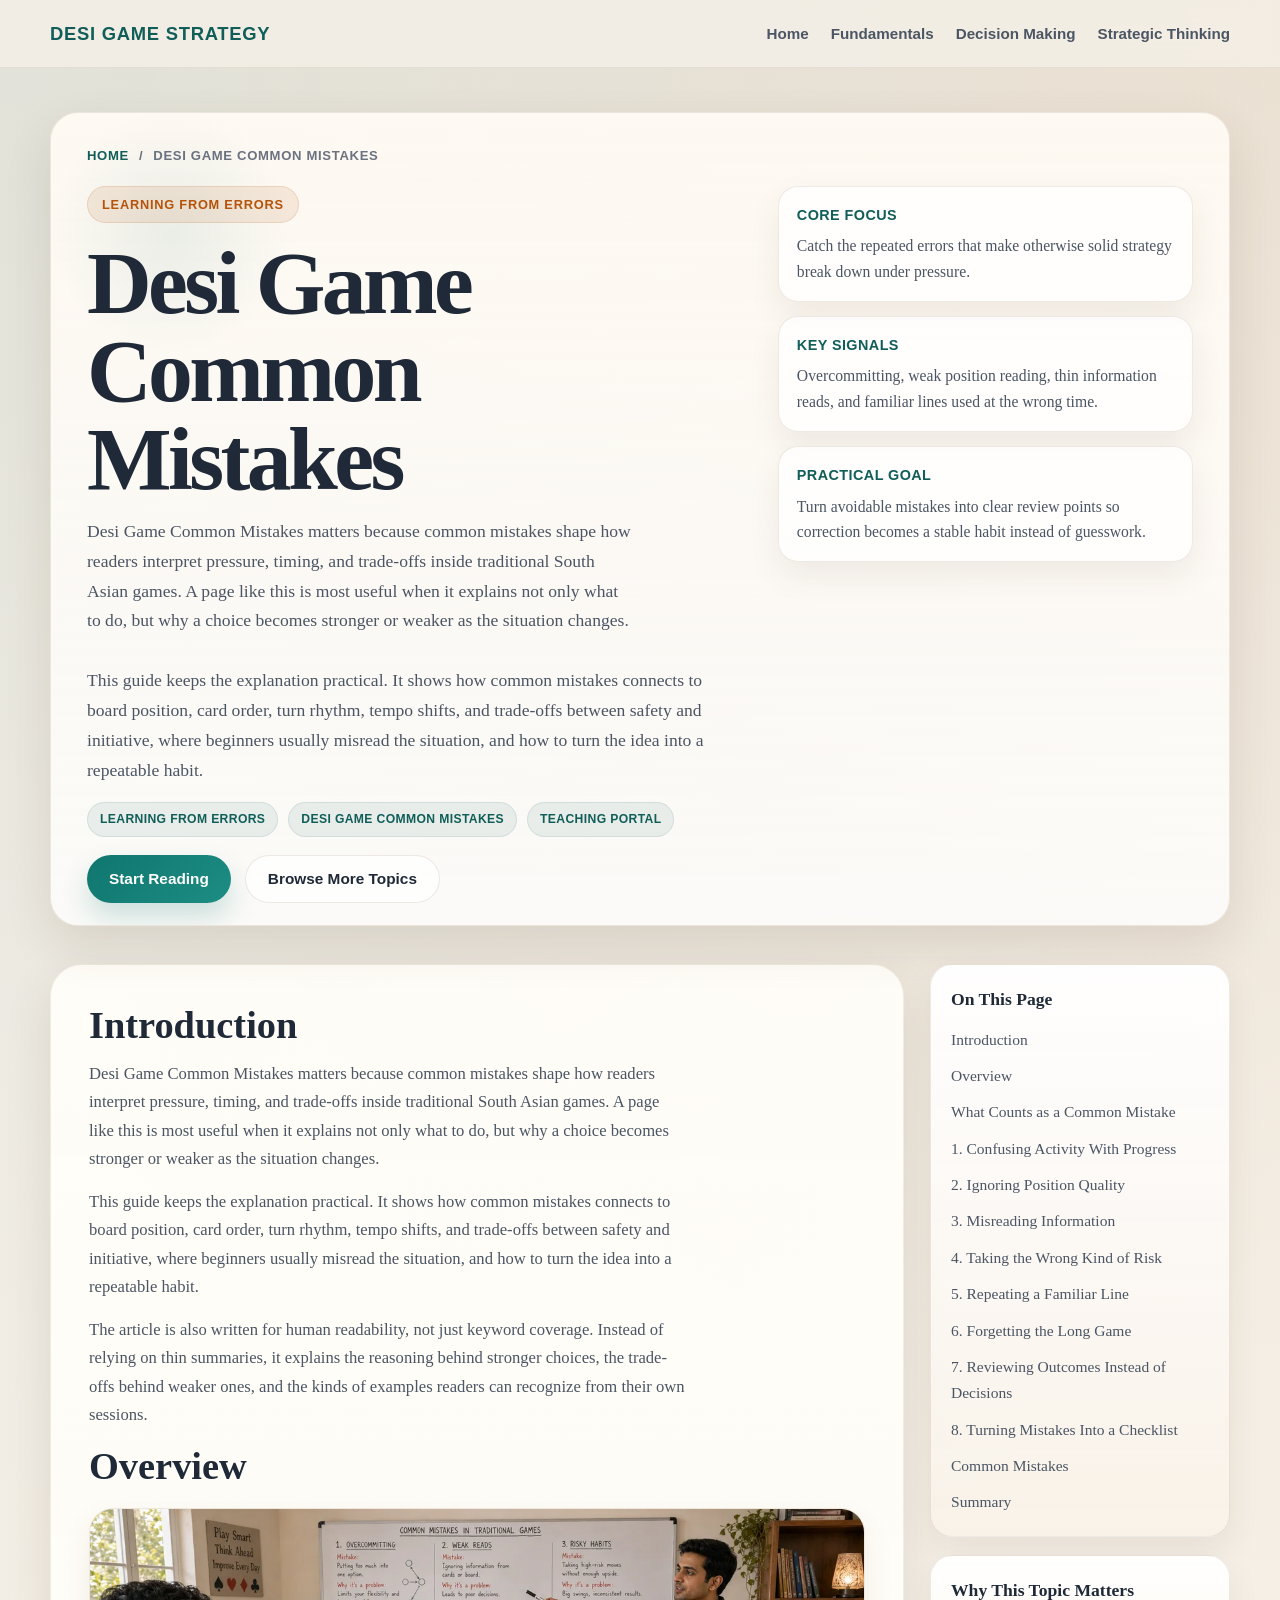
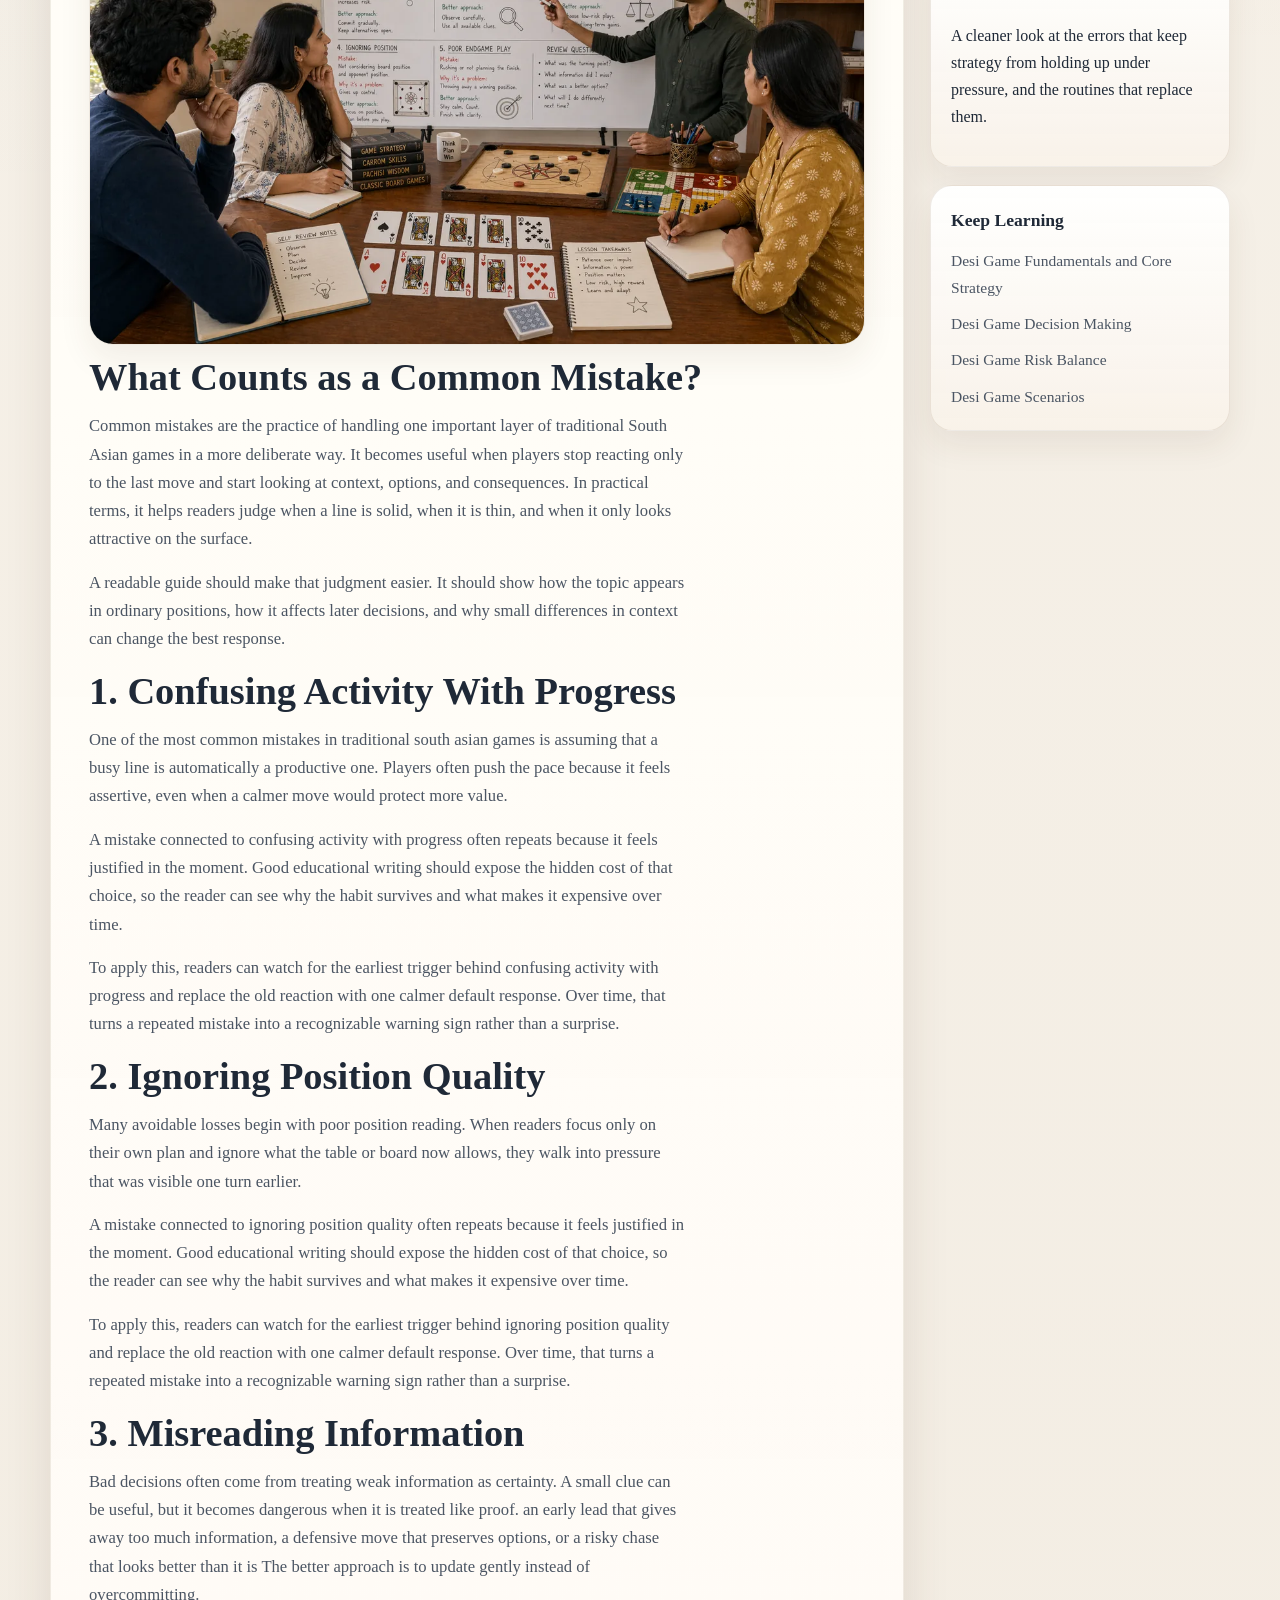
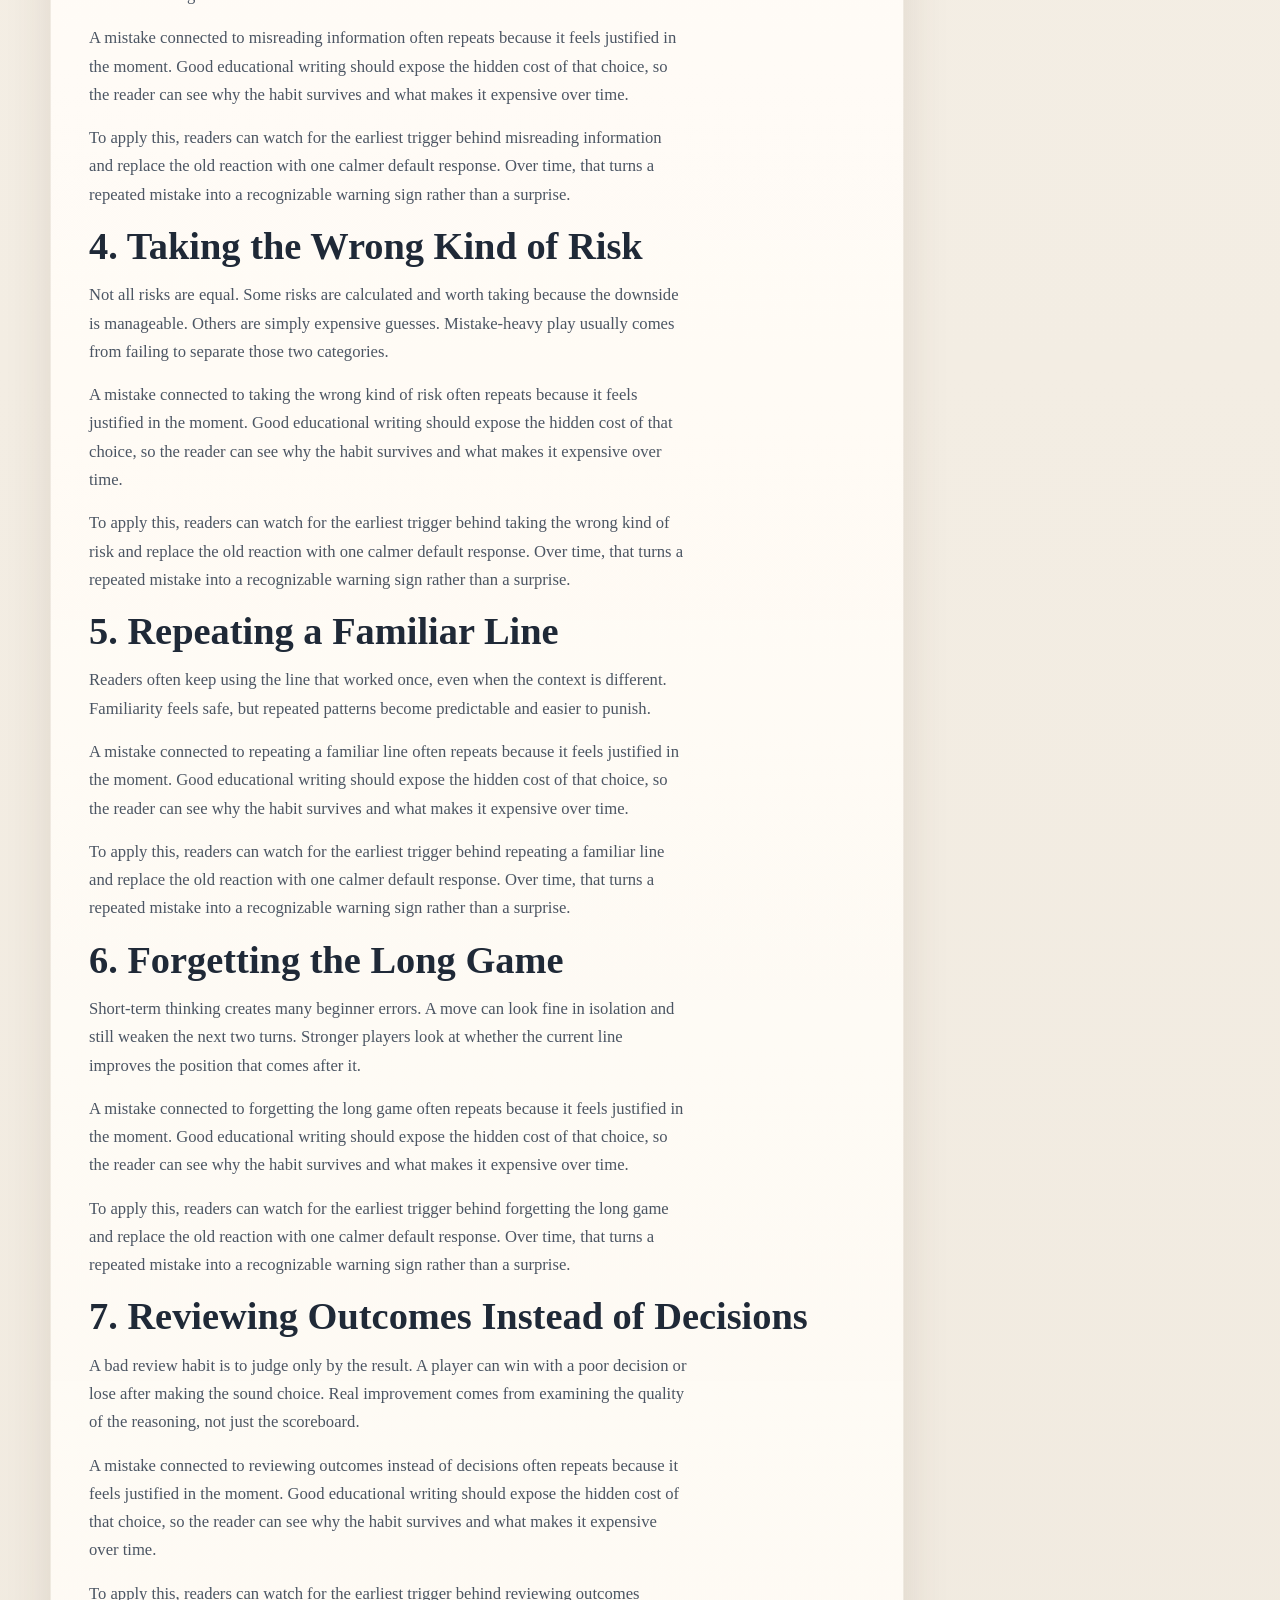
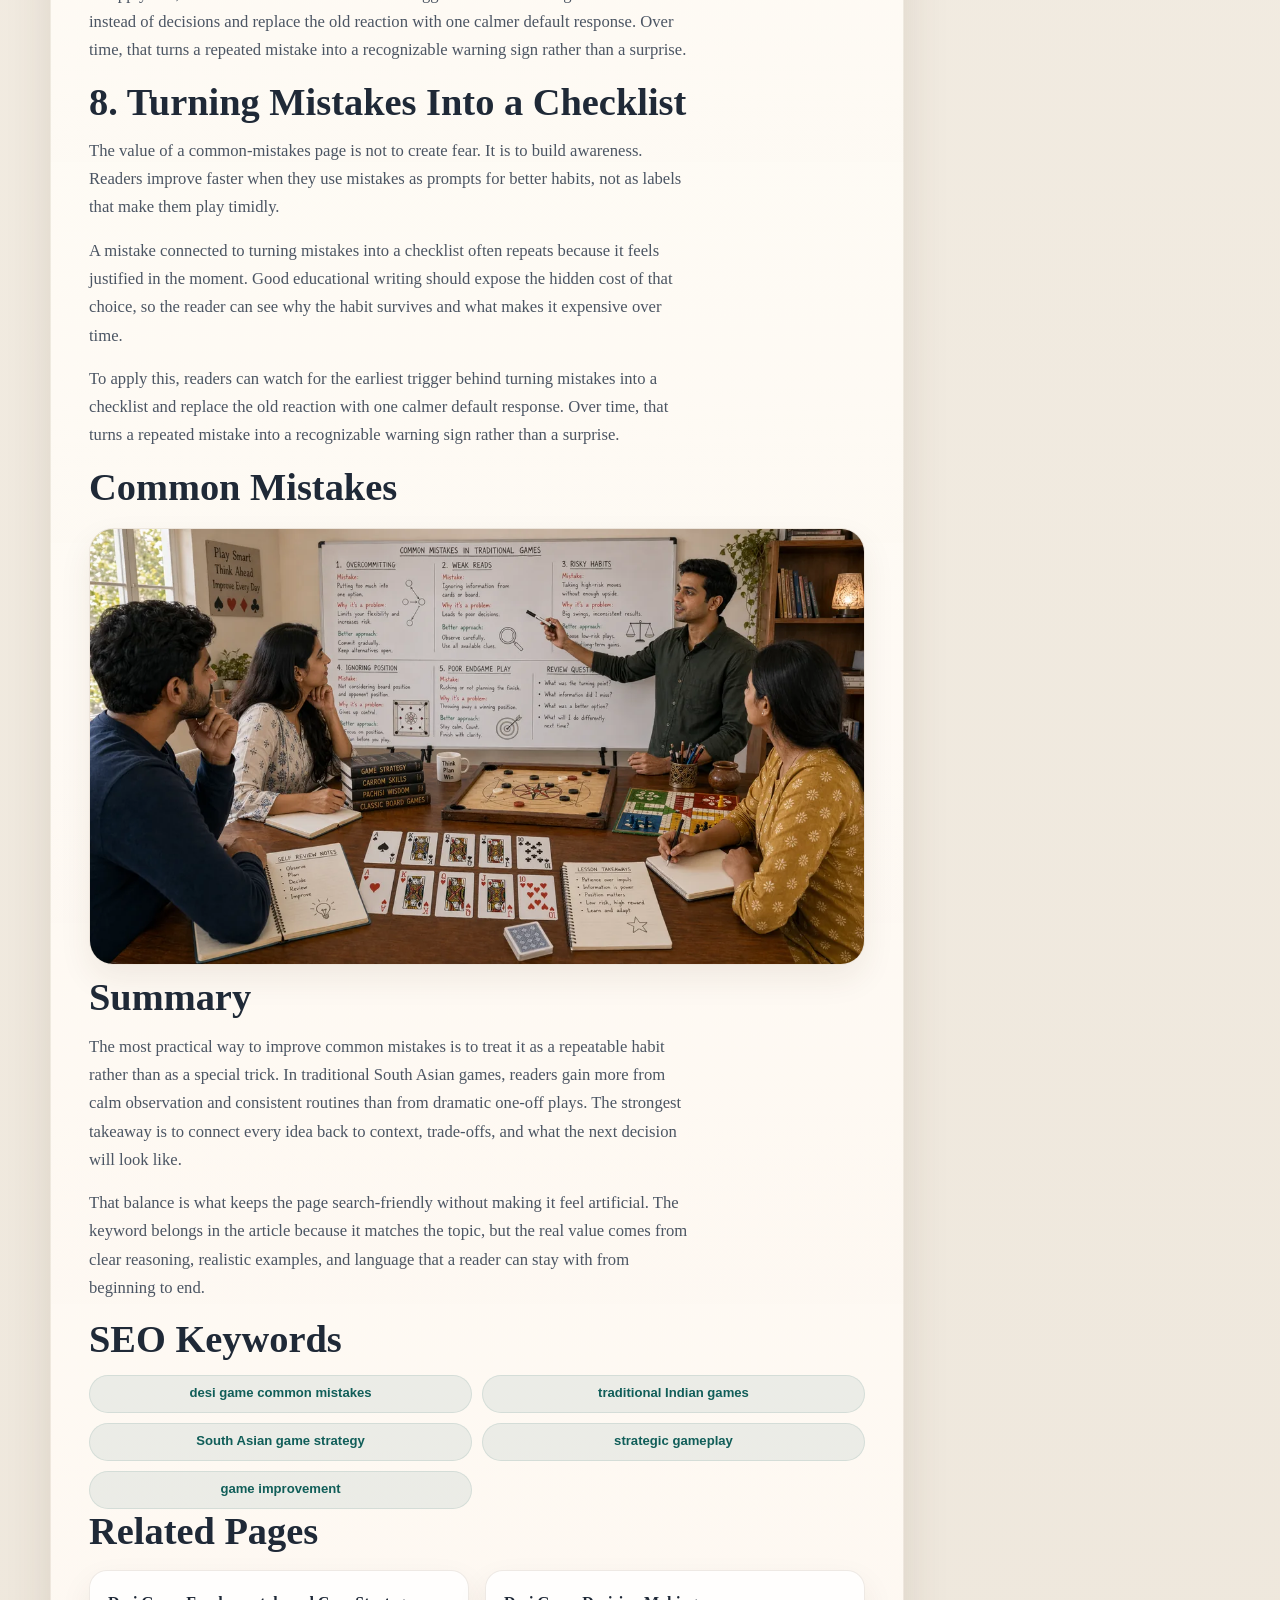
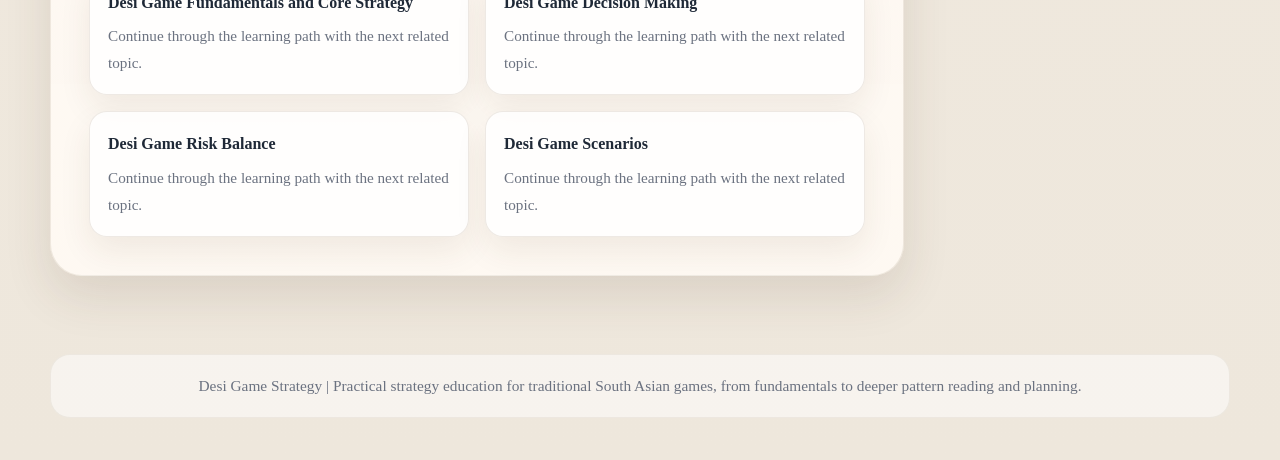
<file: common-mistakes.html>
<!DOCTYPE html>
<html lang="en">
<head>
  <meta charset="UTF-8" />
  <meta name="viewport" content="width=device-width, initial-scale=1.0" />
  <title>Desi Game Common Mistakes | Desi Game Strategy</title>
  <meta name="description" content="Desi Game Common Mistakes matters because common mistakes shape how readers interpret pressure, timing, and trade-offs inside traditional South Asian games. A page like this is..." />
  <meta name="keywords" content="desi game common mistakes, traditional Indian games, South Asian game strategy, strategic gameplay, game improvement" />
  <link rel="stylesheet" href="./assets/css/index.css" />
</head>
<body>
  <header class="topbar">
    <div class="container">
      <div class="brand">Desi Game Strategy</div>
      <nav class="nav-links">
        <a href="./index.html">Home</a>
        <a href="./fundamentals.html">Fundamentals</a>
        <a href="./decision-making.html">Decision Making</a>
        <a href="./strategic-thinking.html">Strategic Thinking</a>
      </nav>
    </div>
  </header>

  <section class="hero page-hero page-hero--compact">
    <div class="container">
      <div class="page-hero-panel">
        <div class="breadcrumb"><a href="./index.html">Home</a><span>/</span><span>Desi Game Common Mistakes</span></div>
        <div class="page-hero-head">
          <div class="page-hero-copy">
            <span class="page-kicker">Learning From Errors</span>
            <h1>Desi Game Common Mistakes</h1>
            <p class="page-hero-lead">Desi Game Common Mistakes matters because common mistakes shape how readers interpret pressure, timing, and trade-offs inside traditional South Asian games. A page like this is most useful when it explains not only what to do, but why a choice becomes stronger or weaker as the situation changes.</p>
          </div>
          <div class="page-hero-notes">
            <div class="page-hero-note">
              <strong>Core Focus</strong>
              <span>Catch the repeated errors that make otherwise solid strategy break down under pressure.</span>
            </div>
            <div class="page-hero-note">
              <strong>Key Signals</strong>
              <span>Overcommitting, weak position reading, thin information reads, and familiar lines used at the wrong time.</span>
            </div>
            <div class="page-hero-note">
              <strong>Practical Goal</strong>
              <span>Turn avoidable mistakes into clear review points so correction becomes a stable habit instead of guesswork.</span>
            </div>
          </div>
        </div>
        <div class="hero-summary hero-summary-compact"><p>This guide keeps the explanation practical. It shows how common mistakes connects to board position, card order, turn rhythm, tempo shifts, and trade-offs between safety and initiative, where beginners usually misread the situation, and how to turn the idea into a repeatable habit.</p></div>
        <div class="hero-chip-row"><span class="chip">Learning From Errors</span><span class="chip">desi game common mistakes</span><span class="chip">Teaching Portal</span></div>
        <div class="hero-actions">
          <a class="cta-btn" href="#overview">Start Reading</a>
          <a class="ghost-btn" href="./index.html#topic-guides">Browse More Topics</a>
        </div>
      </div>
    </div>
  </section>

  <main class="content">
    <div class="container content-shell">
      <article class="article"><section class="article-section" id="introduction"><h2>Introduction</h2><p>Desi Game Common Mistakes matters because common mistakes shape how readers interpret pressure, timing, and trade-offs inside traditional South Asian games. A page like this is most useful when it explains not only what to do, but why a choice becomes stronger or weaker as the situation changes.</p><p>This guide keeps the explanation practical. It shows how common mistakes connects to board position, card order, turn rhythm, tempo shifts, and trade-offs between safety and initiative, where beginners usually misread the situation, and how to turn the idea into a repeatable habit.</p><p>The article is also written for human readability, not just keyword coverage. Instead of relying on thin summaries, it explains the reasoning behind stronger choices, the trade-offs behind weaker ones, and the kinds of examples readers can recognize from their own sessions.</p></section><section class="article-section" id="overview"><h2>Overview</h2><figure class="article-image"><img src="./assets/images/common-mistakes.webp" alt="Desi Game Strategy common mistakes illustration in a calm educational workspace" loading="lazy" /></figure></section><section class="article-section" id="what-counts-as-a-common-mistake"><h2>What Counts as a Common Mistake?</h2><p>Common mistakes are the practice of handling one important layer of traditional South Asian games in a more deliberate way. It becomes useful when players stop reacting only to the last move and start looking at context, options, and consequences. In practical terms, it helps readers judge when a line is solid, when it is thin, and when it only looks attractive on the surface.</p><p>A readable guide should make that judgment easier. It should show how the topic appears in ordinary positions, how it affects later decisions, and why small differences in context can change the best response.</p></section><section class="article-section" id="1-confusing-activity-with-progress"><h2>1. Confusing Activity With Progress</h2><p>One of the most common mistakes in traditional south asian games is assuming that a busy line is automatically a productive one. Players often push the pace because it feels assertive, even when a calmer move would protect more value.</p><p>A mistake connected to confusing activity with progress often repeats because it feels justified in the moment. Good educational writing should expose the hidden cost of that choice, so the reader can see why the habit survives and what makes it expensive over time.</p><p>To apply this, readers can watch for the earliest trigger behind confusing activity with progress and replace the old reaction with one calmer default response. Over time, that turns a repeated mistake into a recognizable warning sign rather than a surprise.</p></section><section class="article-section" id="2-ignoring-position-quality"><h2>2. Ignoring Position Quality</h2><p>Many avoidable losses begin with poor position reading. When readers focus only on their own plan and ignore what the table or board now allows, they walk into pressure that was visible one turn earlier.</p><p>A mistake connected to ignoring position quality often repeats because it feels justified in the moment. Good educational writing should expose the hidden cost of that choice, so the reader can see why the habit survives and what makes it expensive over time.</p><p>To apply this, readers can watch for the earliest trigger behind ignoring position quality and replace the old reaction with one calmer default response. Over time, that turns a repeated mistake into a recognizable warning sign rather than a surprise.</p></section><section class="article-section" id="3-misreading-information"><h2>3. Misreading Information</h2><p>Bad decisions often come from treating weak information as certainty. A small clue can be useful, but it becomes dangerous when it is treated like proof. an early lead that gives away too much information, a defensive move that preserves options, or a risky chase that looks better than it is The better approach is to update gently instead of overcommitting.</p><p>A mistake connected to misreading information often repeats because it feels justified in the moment. Good educational writing should expose the hidden cost of that choice, so the reader can see why the habit survives and what makes it expensive over time.</p><p>To apply this, readers can watch for the earliest trigger behind misreading information and replace the old reaction with one calmer default response. Over time, that turns a repeated mistake into a recognizable warning sign rather than a surprise.</p></section><section class="article-section" id="4-taking-the-wrong-kind-of-risk"><h2>4. Taking the Wrong Kind of Risk</h2><p>Not all risks are equal. Some risks are calculated and worth taking because the downside is manageable. Others are simply expensive guesses. Mistake-heavy play usually comes from failing to separate those two categories.</p><p>A mistake connected to taking the wrong kind of risk often repeats because it feels justified in the moment. Good educational writing should expose the hidden cost of that choice, so the reader can see why the habit survives and what makes it expensive over time.</p><p>To apply this, readers can watch for the earliest trigger behind taking the wrong kind of risk and replace the old reaction with one calmer default response. Over time, that turns a repeated mistake into a recognizable warning sign rather than a surprise.</p></section><section class="article-section" id="5-repeating-a-familiar-line"><h2>5. Repeating a Familiar Line</h2><p>Readers often keep using the line that worked once, even when the context is different. Familiarity feels safe, but repeated patterns become predictable and easier to punish.</p><p>A mistake connected to repeating a familiar line often repeats because it feels justified in the moment. Good educational writing should expose the hidden cost of that choice, so the reader can see why the habit survives and what makes it expensive over time.</p><p>To apply this, readers can watch for the earliest trigger behind repeating a familiar line and replace the old reaction with one calmer default response. Over time, that turns a repeated mistake into a recognizable warning sign rather than a surprise.</p></section><section class="article-section" id="6-forgetting-the-long-game"><h2>6. Forgetting the Long Game</h2><p>Short-term thinking creates many beginner errors. A move can look fine in isolation and still weaken the next two turns. Stronger players look at whether the current line improves the position that comes after it.</p><p>A mistake connected to forgetting the long game often repeats because it feels justified in the moment. Good educational writing should expose the hidden cost of that choice, so the reader can see why the habit survives and what makes it expensive over time.</p><p>To apply this, readers can watch for the earliest trigger behind forgetting the long game and replace the old reaction with one calmer default response. Over time, that turns a repeated mistake into a recognizable warning sign rather than a surprise.</p></section><section class="article-section" id="7-reviewing-outcomes-instead-of-decisions"><h2>7. Reviewing Outcomes Instead of Decisions</h2><p>A bad review habit is to judge only by the result. A player can win with a poor decision or lose after making the sound choice. Real improvement comes from examining the quality of the reasoning, not just the scoreboard.</p><p>A mistake connected to reviewing outcomes instead of decisions often repeats because it feels justified in the moment. Good educational writing should expose the hidden cost of that choice, so the reader can see why the habit survives and what makes it expensive over time.</p><p>To apply this, readers can watch for the earliest trigger behind reviewing outcomes instead of decisions and replace the old reaction with one calmer default response. Over time, that turns a repeated mistake into a recognizable warning sign rather than a surprise.</p></section><section class="article-section" id="8-turning-mistakes-into-a-checklist"><h2>8. Turning Mistakes Into a Checklist</h2><p>The value of a common-mistakes page is not to create fear. It is to build awareness. Readers improve faster when they use mistakes as prompts for better habits, not as labels that make them play timidly.</p><p>A mistake connected to turning mistakes into a checklist often repeats because it feels justified in the moment. Good educational writing should expose the hidden cost of that choice, so the reader can see why the habit survives and what makes it expensive over time.</p><p>To apply this, readers can watch for the earliest trigger behind turning mistakes into a checklist and replace the old reaction with one calmer default response. Over time, that turns a repeated mistake into a recognizable warning sign rather than a surprise.</p></section><section class="article-section" id="common-mistakes"><h2>Common Mistakes</h2><figure class="article-image"><img src="./assets/images/common-mistakes.webp" alt="Desi Game Strategy common mistakes illustration in a calm educational workspace" loading="lazy" /></figure></section><section class="article-section" id="summary"><h2>Summary</h2><p class="article-lead">The most practical way to improve common mistakes is to treat it as a repeatable habit rather than as a special trick. In traditional South Asian games, readers gain more from calm observation and consistent routines than from dramatic one-off plays. The strongest takeaway is to connect every idea back to context, trade-offs, and what the next decision will look like.</p><p>That balance is what keeps the page search-friendly without making it feel artificial. The keyword belongs in the article because it matches the topic, but the real value comes from clear reasoning, realistic examples, and language that a reader can stay with from beginning to end.</p></section><section class="article-section" id="seo-keywords"><h2>SEO Keywords</h2><div class="keyword-list"><span class="keyword-pill">desi game common mistakes</span><span class="keyword-pill">traditional Indian games</span><span class="keyword-pill">South Asian game strategy</span><span class="keyword-pill">strategic gameplay</span><span class="keyword-pill">game improvement</span></div></section><section class="article-section" id="related-pages"><h2>Related Pages</h2><div class="related-grid"><a class="related-card" href="./fundamentals.html"><strong>Desi Game Fundamentals and Core Strategy</strong><span>Continue through the learning path with the next related topic.</span></a><a class="related-card" href="./decision-making.html"><strong>Desi Game Decision Making</strong><span>Continue through the learning path with the next related topic.</span></a><a class="related-card" href="./risk-balance.html"><strong>Desi Game Risk Balance</strong><span>Continue through the learning path with the next related topic.</span></a><a class="related-card" href="./scenarios.html"><strong>Desi Game Scenarios</strong><span>Continue through the learning path with the next related topic.</span></a></div></section></article>
      <aside class="sidebar-stack">
        <section class="sidebar-card">
          <h3>On This Page</h3>
          <div class="toc-list"><a href="#introduction">Introduction</a><a href="#overview">Overview</a><a href="#what-counts-as-a-common-mistake">What Counts as a Common Mistake</a><a href="#1-confusing-activity-with-progress">1. Confusing Activity With Progress</a><a href="#2-ignoring-position-quality">2. Ignoring Position Quality</a><a href="#3-misreading-information">3. Misreading Information</a><a href="#4-taking-the-wrong-kind-of-risk">4. Taking the Wrong Kind of Risk</a><a href="#5-repeating-a-familiar-line">5. Repeating a Familiar Line</a><a href="#6-forgetting-the-long-game">6. Forgetting the Long Game</a><a href="#7-reviewing-outcomes-instead-of-decisions">7. Reviewing Outcomes Instead of Decisions</a><a href="#8-turning-mistakes-into-a-checklist">8. Turning Mistakes Into a Checklist</a><a href="#common-mistakes">Common Mistakes</a><a href="#summary">Summary</a></div>
        </section>
        <section class="sidebar-card">
          <h3>Why This Topic Matters</h3>
          <p>A cleaner look at the errors that keep strategy from holding up under pressure, and the routines that replace them.</p>
        </section>
        <section class="sidebar-card">
          <h3>Keep Learning</h3>
          <div class="related-list"><a href="./fundamentals.html">Desi Game Fundamentals and Core Strategy</a><a href="./decision-making.html">Desi Game Decision Making</a><a href="./risk-balance.html">Desi Game Risk Balance</a><a href="./scenarios.html">Desi Game Scenarios</a></div>
        </section>
      </aside>
    </div>
  </main>

  <footer class="footer">
    <div class="container">
      Desi Game Strategy | Practical strategy education for traditional South Asian games, from fundamentals to deeper pattern reading and planning.
    </div>
  </footer>
</body>
</html>
</file>
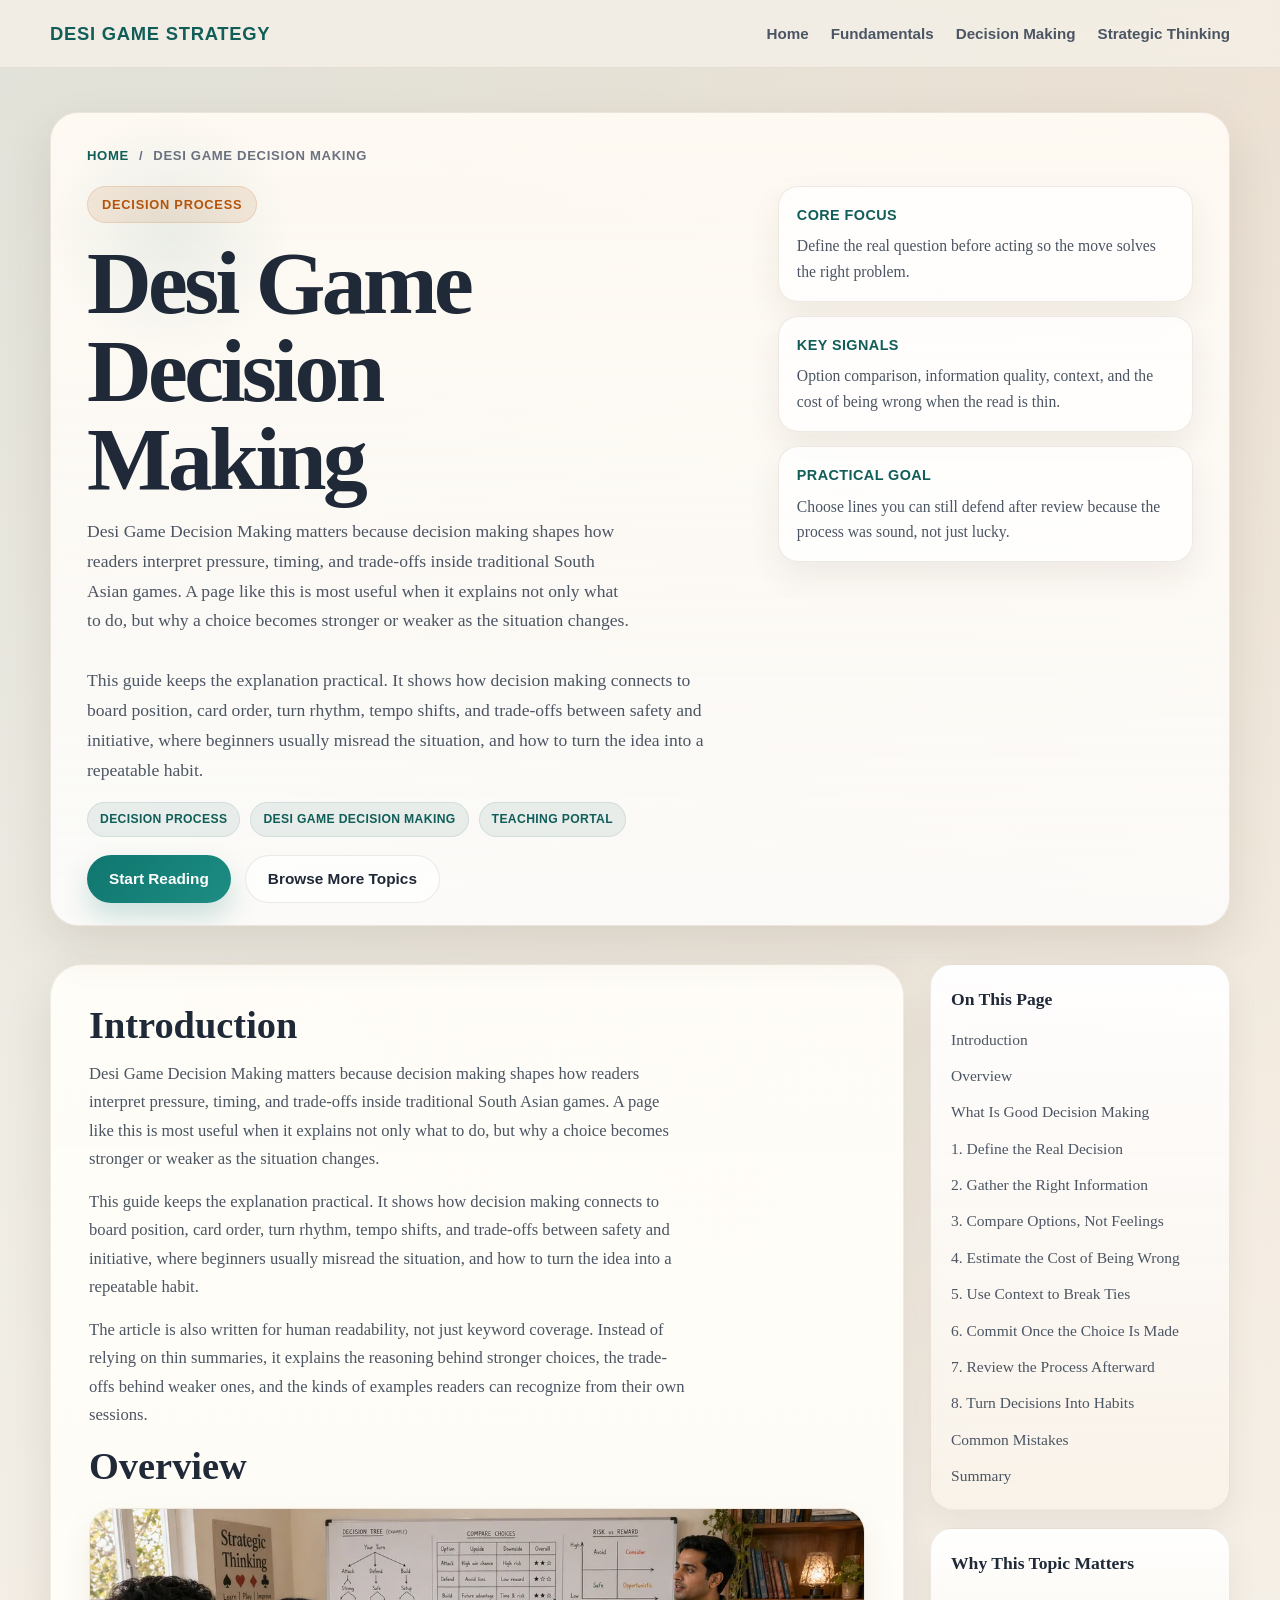
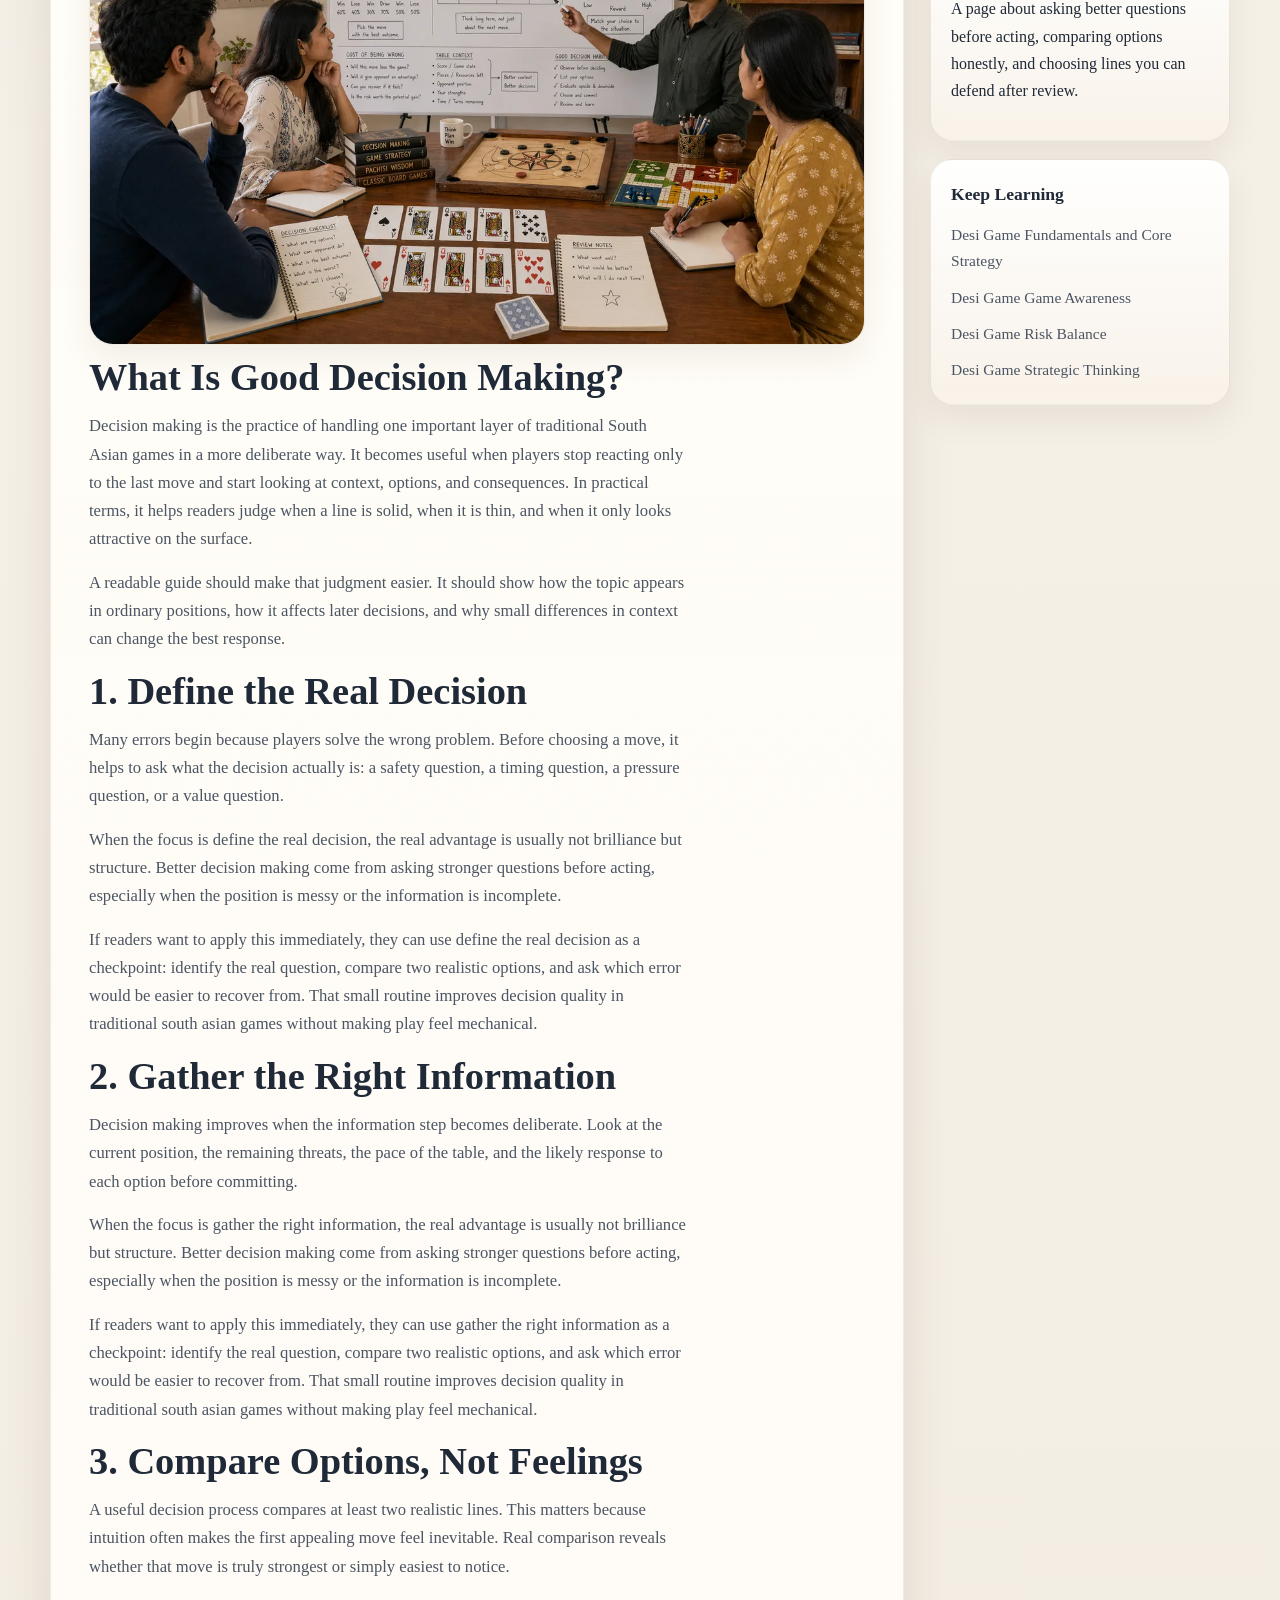
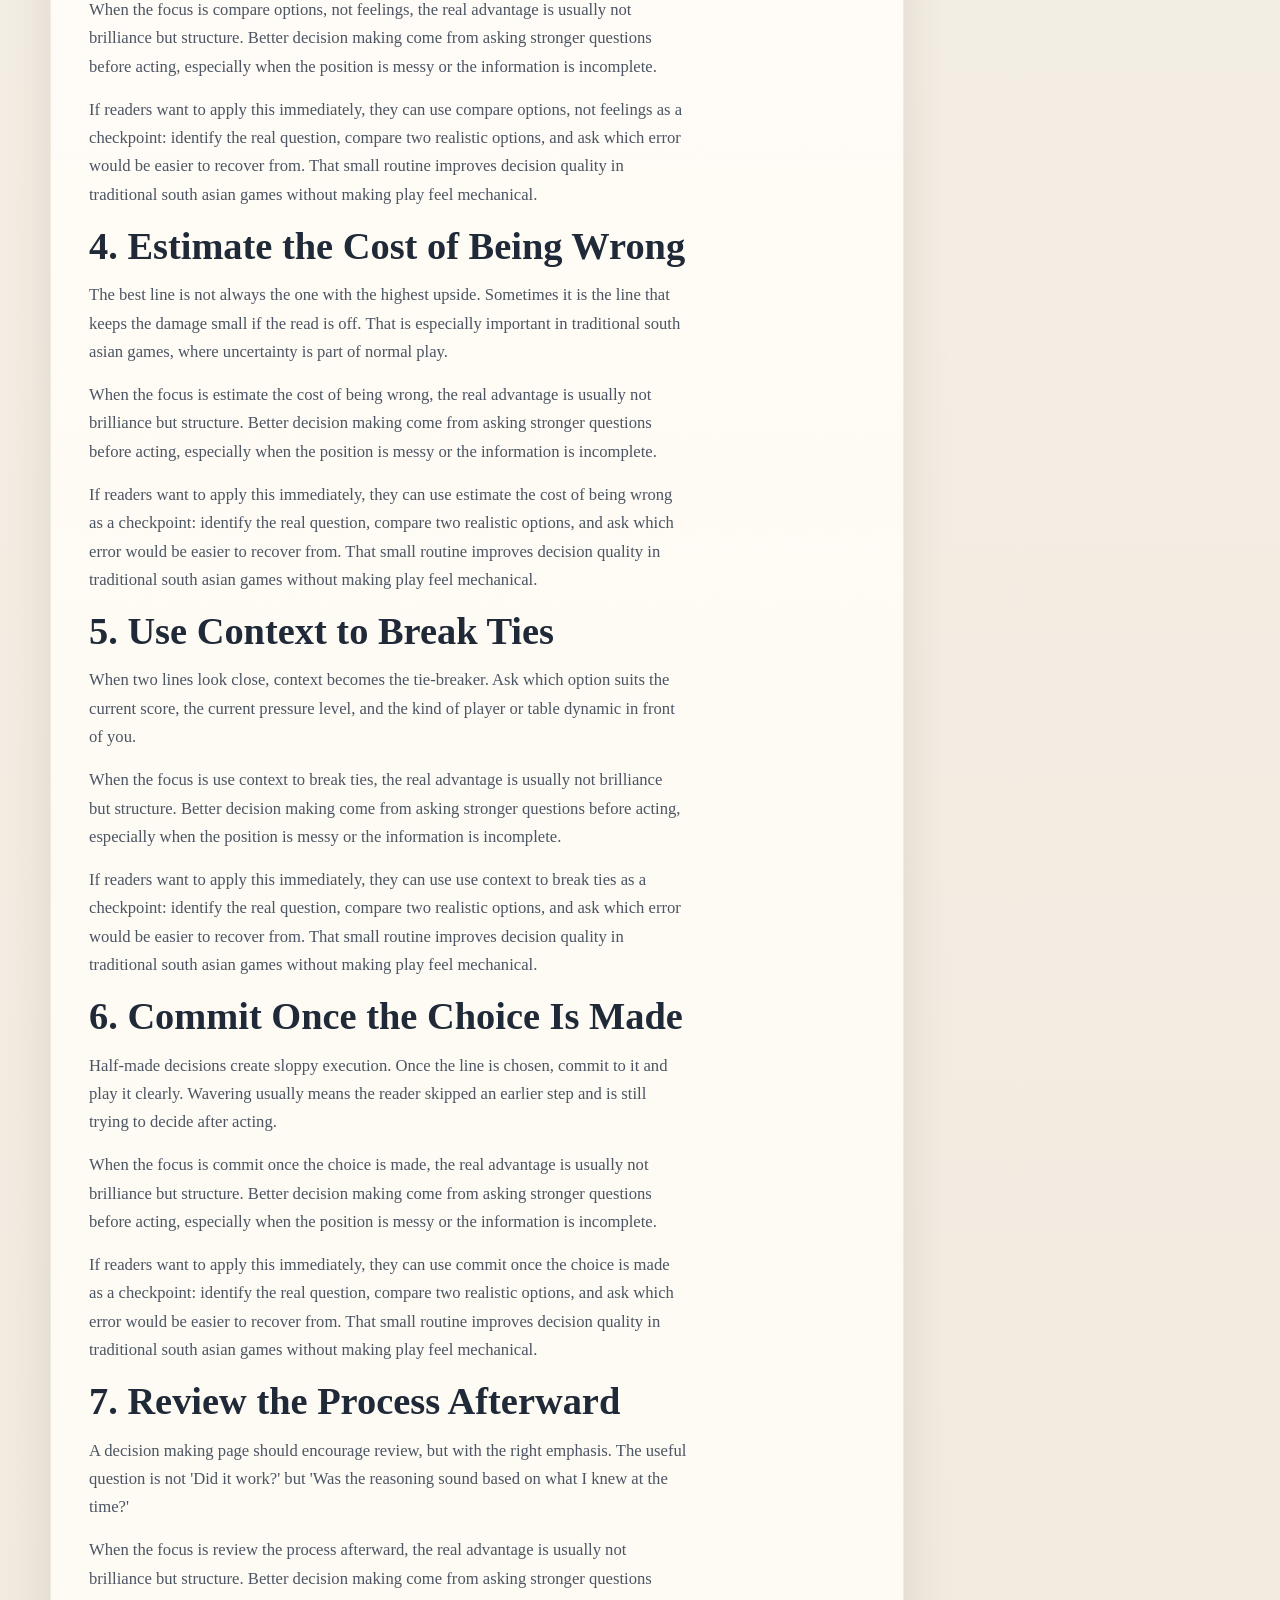
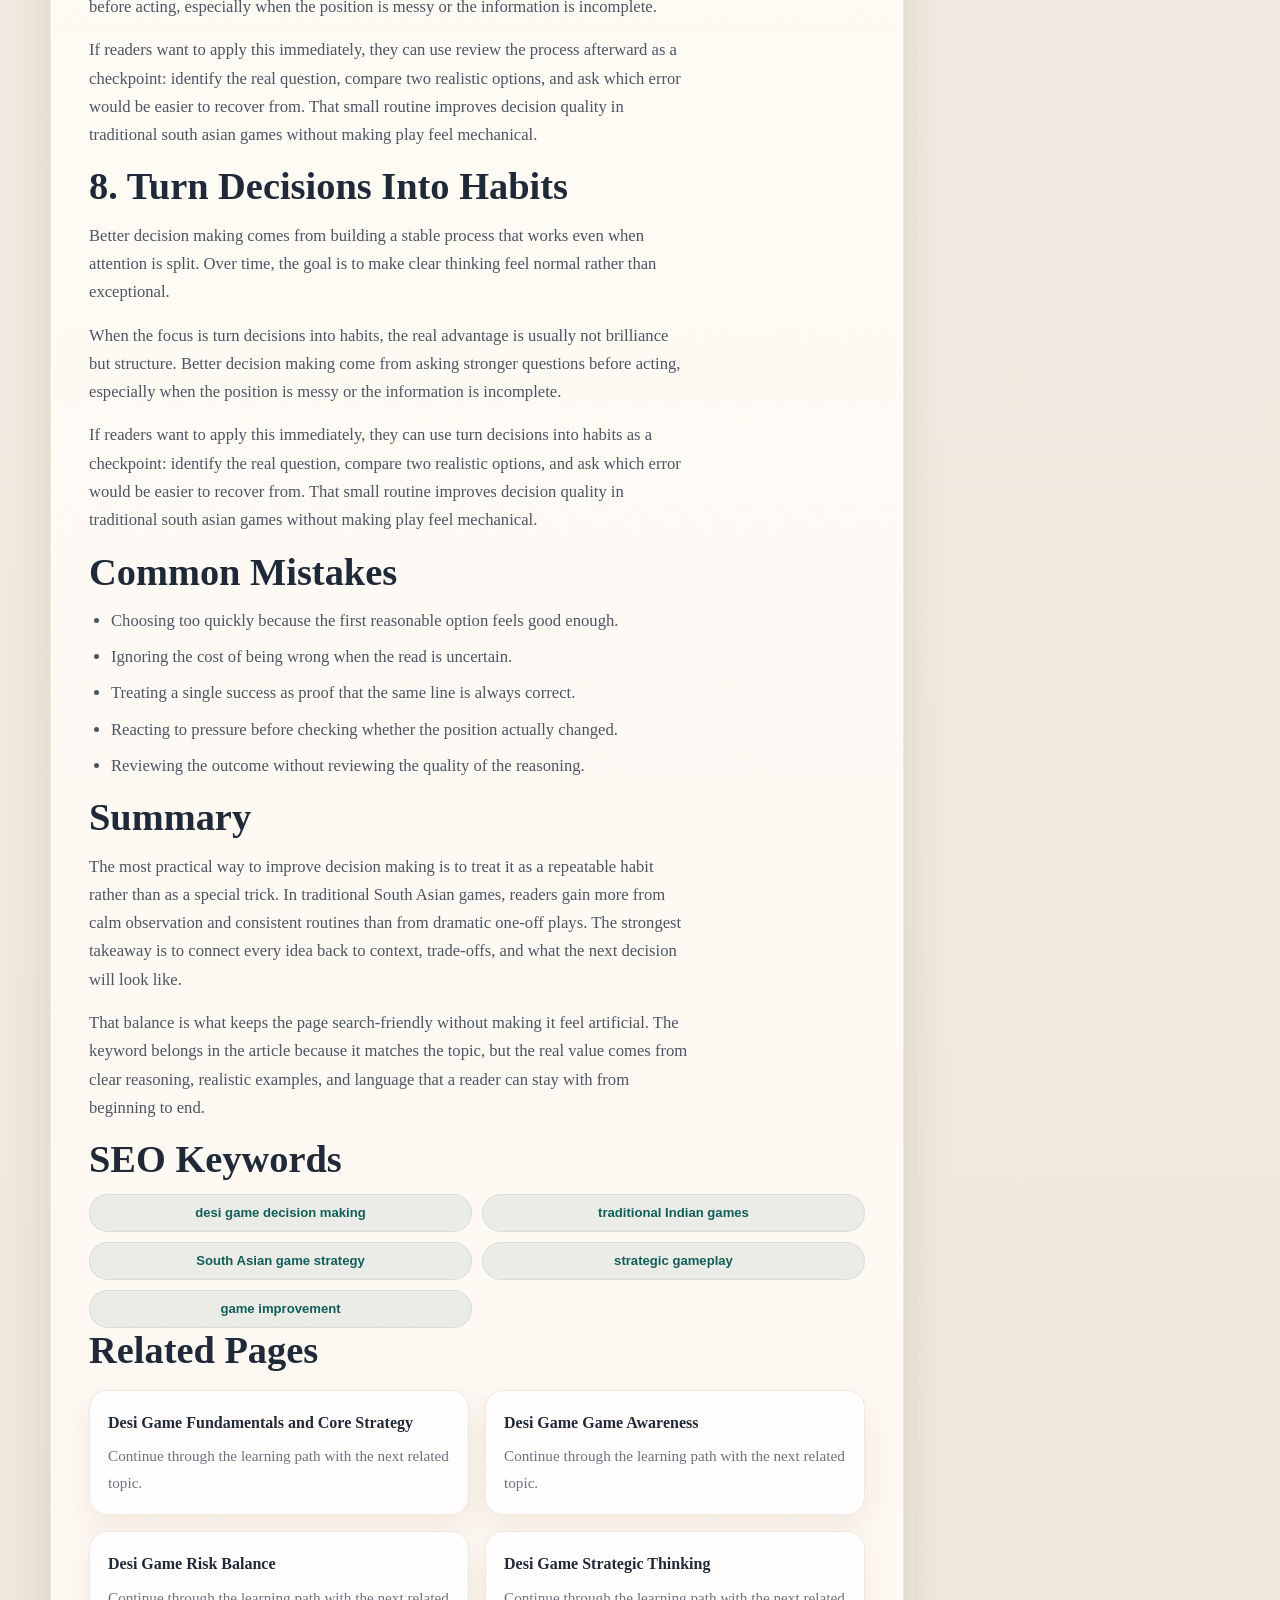
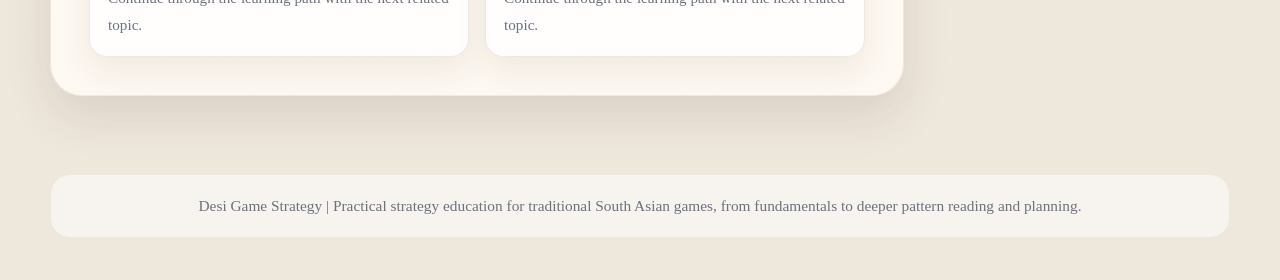
<file: decision-making.html>
<!DOCTYPE html>
<html lang="en">
<head>
  <meta charset="UTF-8" />
  <meta name="viewport" content="width=device-width, initial-scale=1.0" />
  <title>Desi Game Decision Making | Desi Game Strategy</title>
  <meta name="description" content="Desi Game Decision Making matters because decision making shapes how readers interpret pressure, timing, and trade-offs inside traditional South Asian games. A page like this..." />
  <meta name="keywords" content="desi game decision making, traditional Indian games, South Asian game strategy, strategic gameplay, game improvement" />
  <link rel="stylesheet" href="./assets/css/index.css" />
</head>
<body>
  <header class="topbar">
    <div class="container">
      <div class="brand">Desi Game Strategy</div>
      <nav class="nav-links">
        <a href="./index.html">Home</a>
        <a href="./fundamentals.html">Fundamentals</a>
        <a href="./decision-making.html">Decision Making</a>
        <a href="./strategic-thinking.html">Strategic Thinking</a>
      </nav>
    </div>
  </header>

  <section class="hero page-hero page-hero--compact">
    <div class="container">
      <div class="page-hero-panel">
        <div class="breadcrumb"><a href="./index.html">Home</a><span>/</span><span>Desi Game Decision Making</span></div>
        <div class="page-hero-head">
          <div class="page-hero-copy">
            <span class="page-kicker">Decision Process</span>
            <h1>Desi Game Decision Making</h1>
            <p class="page-hero-lead">Desi Game Decision Making matters because decision making shapes how readers interpret pressure, timing, and trade-offs inside traditional South Asian games. A page like this is most useful when it explains not only what to do, but why a choice becomes stronger or weaker as the situation changes.</p>
          </div>
          <div class="page-hero-notes">
            <div class="page-hero-note">
              <strong>Core Focus</strong>
              <span>Define the real question before acting so the move solves the right problem.</span>
            </div>
            <div class="page-hero-note">
              <strong>Key Signals</strong>
              <span>Option comparison, information quality, context, and the cost of being wrong when the read is thin.</span>
            </div>
            <div class="page-hero-note">
              <strong>Practical Goal</strong>
              <span>Choose lines you can still defend after review because the process was sound, not just lucky.</span>
            </div>
          </div>
        </div>
        <div class="hero-summary hero-summary-compact"><p>This guide keeps the explanation practical. It shows how decision making connects to board position, card order, turn rhythm, tempo shifts, and trade-offs between safety and initiative, where beginners usually misread the situation, and how to turn the idea into a repeatable habit.</p></div>
        <div class="hero-chip-row"><span class="chip">Decision Process</span><span class="chip">desi game decision making</span><span class="chip">Teaching Portal</span></div>
        <div class="hero-actions">
          <a class="cta-btn" href="#overview">Start Reading</a>
          <a class="ghost-btn" href="./index.html#topic-guides">Browse More Topics</a>
        </div>
      </div>
    </div>
  </section>

  <main class="content">
    <div class="container content-shell">
      <article class="article"><section class="article-section" id="introduction"><h2>Introduction</h2><p>Desi Game Decision Making matters because decision making shapes how readers interpret pressure, timing, and trade-offs inside traditional South Asian games. A page like this is most useful when it explains not only what to do, but why a choice becomes stronger or weaker as the situation changes.</p><p>This guide keeps the explanation practical. It shows how decision making connects to board position, card order, turn rhythm, tempo shifts, and trade-offs between safety and initiative, where beginners usually misread the situation, and how to turn the idea into a repeatable habit.</p><p>The article is also written for human readability, not just keyword coverage. Instead of relying on thin summaries, it explains the reasoning behind stronger choices, the trade-offs behind weaker ones, and the kinds of examples readers can recognize from their own sessions.</p></section><section class="article-section" id="overview"><h2>Overview</h2><figure class="article-image"><img src="./assets/images/decision-making.webp" alt="Desi Game Strategy decision making illustration in a calm educational workspace" loading="lazy" /></figure></section><section class="article-section" id="what-is-good-decision-making"><h2>What Is Good Decision Making?</h2><p>Decision making is the practice of handling one important layer of traditional South Asian games in a more deliberate way. It becomes useful when players stop reacting only to the last move and start looking at context, options, and consequences. In practical terms, it helps readers judge when a line is solid, when it is thin, and when it only looks attractive on the surface.</p><p>A readable guide should make that judgment easier. It should show how the topic appears in ordinary positions, how it affects later decisions, and why small differences in context can change the best response.</p></section><section class="article-section" id="1-define-the-real-decision"><h2>1. Define the Real Decision</h2><p>Many errors begin because players solve the wrong problem. Before choosing a move, it helps to ask what the decision actually is: a safety question, a timing question, a pressure question, or a value question.</p><p>When the focus is define the real decision, the real advantage is usually not brilliance but structure. Better decision making come from asking stronger questions before acting, especially when the position is messy or the information is incomplete.</p><p>If readers want to apply this immediately, they can use define the real decision as a checkpoint: identify the real question, compare two realistic options, and ask which error would be easier to recover from. That small routine improves decision quality in traditional south asian games without making play feel mechanical.</p></section><section class="article-section" id="2-gather-the-right-information"><h2>2. Gather the Right Information</h2><p>Decision making improves when the information step becomes deliberate. Look at the current position, the remaining threats, the pace of the table, and the likely response to each option before committing.</p><p>When the focus is gather the right information, the real advantage is usually not brilliance but structure. Better decision making come from asking stronger questions before acting, especially when the position is messy or the information is incomplete.</p><p>If readers want to apply this immediately, they can use gather the right information as a checkpoint: identify the real question, compare two realistic options, and ask which error would be easier to recover from. That small routine improves decision quality in traditional south asian games without making play feel mechanical.</p></section><section class="article-section" id="3-compare-options-not-feelings"><h2>3. Compare Options, Not Feelings</h2><p>A useful decision process compares at least two realistic lines. This matters because intuition often makes the first appealing move feel inevitable. Real comparison reveals whether that move is truly strongest or simply easiest to notice.</p><p>When the focus is compare options, not feelings, the real advantage is usually not brilliance but structure. Better decision making come from asking stronger questions before acting, especially when the position is messy or the information is incomplete.</p><p>If readers want to apply this immediately, they can use compare options, not feelings as a checkpoint: identify the real question, compare two realistic options, and ask which error would be easier to recover from. That small routine improves decision quality in traditional south asian games without making play feel mechanical.</p></section><section class="article-section" id="4-estimate-the-cost-of-being-wrong"><h2>4. Estimate the Cost of Being Wrong</h2><p>The best line is not always the one with the highest upside. Sometimes it is the line that keeps the damage small if the read is off. That is especially important in traditional south asian games, where uncertainty is part of normal play.</p><p>When the focus is estimate the cost of being wrong, the real advantage is usually not brilliance but structure. Better decision making come from asking stronger questions before acting, especially when the position is messy or the information is incomplete.</p><p>If readers want to apply this immediately, they can use estimate the cost of being wrong as a checkpoint: identify the real question, compare two realistic options, and ask which error would be easier to recover from. That small routine improves decision quality in traditional south asian games without making play feel mechanical.</p></section><section class="article-section" id="5-use-context-to-break-ties"><h2>5. Use Context to Break Ties</h2><p>When two lines look close, context becomes the tie-breaker. Ask which option suits the current score, the current pressure level, and the kind of player or table dynamic in front of you.</p><p>When the focus is use context to break ties, the real advantage is usually not brilliance but structure. Better decision making come from asking stronger questions before acting, especially when the position is messy or the information is incomplete.</p><p>If readers want to apply this immediately, they can use use context to break ties as a checkpoint: identify the real question, compare two realistic options, and ask which error would be easier to recover from. That small routine improves decision quality in traditional south asian games without making play feel mechanical.</p></section><section class="article-section" id="6-commit-once-the-choice-is-made"><h2>6. Commit Once the Choice Is Made</h2><p>Half-made decisions create sloppy execution. Once the line is chosen, commit to it and play it clearly. Wavering usually means the reader skipped an earlier step and is still trying to decide after acting.</p><p>When the focus is commit once the choice is made, the real advantage is usually not brilliance but structure. Better decision making come from asking stronger questions before acting, especially when the position is messy or the information is incomplete.</p><p>If readers want to apply this immediately, they can use commit once the choice is made as a checkpoint: identify the real question, compare two realistic options, and ask which error would be easier to recover from. That small routine improves decision quality in traditional south asian games without making play feel mechanical.</p></section><section class="article-section" id="7-review-the-process-afterward"><h2>7. Review the Process Afterward</h2><p>A decision making page should encourage review, but with the right emphasis. The useful question is not &#x27;Did it work?&#x27; but &#x27;Was the reasoning sound based on what I knew at the time?&#x27;</p><p>When the focus is review the process afterward, the real advantage is usually not brilliance but structure. Better decision making come from asking stronger questions before acting, especially when the position is messy or the information is incomplete.</p><p>If readers want to apply this immediately, they can use review the process afterward as a checkpoint: identify the real question, compare two realistic options, and ask which error would be easier to recover from. That small routine improves decision quality in traditional south asian games without making play feel mechanical.</p></section><section class="article-section" id="8-turn-decisions-into-habits"><h2>8. Turn Decisions Into Habits</h2><p>Better decision making comes from building a stable process that works even when attention is split. Over time, the goal is to make clear thinking feel normal rather than exceptional.</p><p>When the focus is turn decisions into habits, the real advantage is usually not brilliance but structure. Better decision making come from asking stronger questions before acting, especially when the position is messy or the information is incomplete.</p><p>If readers want to apply this immediately, they can use turn decisions into habits as a checkpoint: identify the real question, compare two realistic options, and ask which error would be easier to recover from. That small routine improves decision quality in traditional south asian games without making play feel mechanical.</p></section><section class="article-section" id="common-mistakes"><h2>Common Mistakes</h2><ul><li>Choosing too quickly because the first reasonable option feels good enough.</li><li>Ignoring the cost of being wrong when the read is uncertain.</li><li>Treating a single success as proof that the same line is always correct.</li><li>Reacting to pressure before checking whether the position actually changed.</li><li>Reviewing the outcome without reviewing the quality of the reasoning.</li></ul></section><section class="article-section" id="summary"><h2>Summary</h2><p class="article-lead">The most practical way to improve decision making is to treat it as a repeatable habit rather than as a special trick. In traditional South Asian games, readers gain more from calm observation and consistent routines than from dramatic one-off plays. The strongest takeaway is to connect every idea back to context, trade-offs, and what the next decision will look like.</p><p>That balance is what keeps the page search-friendly without making it feel artificial. The keyword belongs in the article because it matches the topic, but the real value comes from clear reasoning, realistic examples, and language that a reader can stay with from beginning to end.</p></section><section class="article-section" id="seo-keywords"><h2>SEO Keywords</h2><div class="keyword-list"><span class="keyword-pill">desi game decision making</span><span class="keyword-pill">traditional Indian games</span><span class="keyword-pill">South Asian game strategy</span><span class="keyword-pill">strategic gameplay</span><span class="keyword-pill">game improvement</span></div></section><section class="article-section" id="related-pages"><h2>Related Pages</h2><div class="related-grid"><a class="related-card" href="./fundamentals.html"><strong>Desi Game Fundamentals and Core Strategy</strong><span>Continue through the learning path with the next related topic.</span></a><a class="related-card" href="./game-awareness.html"><strong>Desi Game Game Awareness</strong><span>Continue through the learning path with the next related topic.</span></a><a class="related-card" href="./risk-balance.html"><strong>Desi Game Risk Balance</strong><span>Continue through the learning path with the next related topic.</span></a><a class="related-card" href="./strategic-thinking.html"><strong>Desi Game Strategic Thinking</strong><span>Continue through the learning path with the next related topic.</span></a></div></section></article>
      <aside class="sidebar-stack">
        <section class="sidebar-card">
          <h3>On This Page</h3>
          <div class="toc-list"><a href="#introduction">Introduction</a><a href="#overview">Overview</a><a href="#what-is-good-decision-making">What Is Good Decision Making</a><a href="#1-define-the-real-decision">1. Define the Real Decision</a><a href="#2-gather-the-right-information">2. Gather the Right Information</a><a href="#3-compare-options-not-feelings">3. Compare Options, Not Feelings</a><a href="#4-estimate-the-cost-of-being-wrong">4. Estimate the Cost of Being Wrong</a><a href="#5-use-context-to-break-ties">5. Use Context to Break Ties</a><a href="#6-commit-once-the-choice-is-made">6. Commit Once the Choice Is Made</a><a href="#7-review-the-process-afterward">7. Review the Process Afterward</a><a href="#8-turn-decisions-into-habits">8. Turn Decisions Into Habits</a><a href="#common-mistakes">Common Mistakes</a><a href="#summary">Summary</a></div>
        </section>
        <section class="sidebar-card">
          <h3>Why This Topic Matters</h3>
          <p>A page about asking better questions before acting, comparing options honestly, and choosing lines you can defend after review.</p>
        </section>
        <section class="sidebar-card">
          <h3>Keep Learning</h3>
          <div class="related-list"><a href="./fundamentals.html">Desi Game Fundamentals and Core Strategy</a><a href="./game-awareness.html">Desi Game Game Awareness</a><a href="./risk-balance.html">Desi Game Risk Balance</a><a href="./strategic-thinking.html">Desi Game Strategic Thinking</a></div>
        </section>
      </aside>
    </div>
  </main>

  <footer class="footer">
    <div class="container">
      Desi Game Strategy | Practical strategy education for traditional South Asian games, from fundamentals to deeper pattern reading and planning.
    </div>
  </footer>
</body>
</html>
</file>
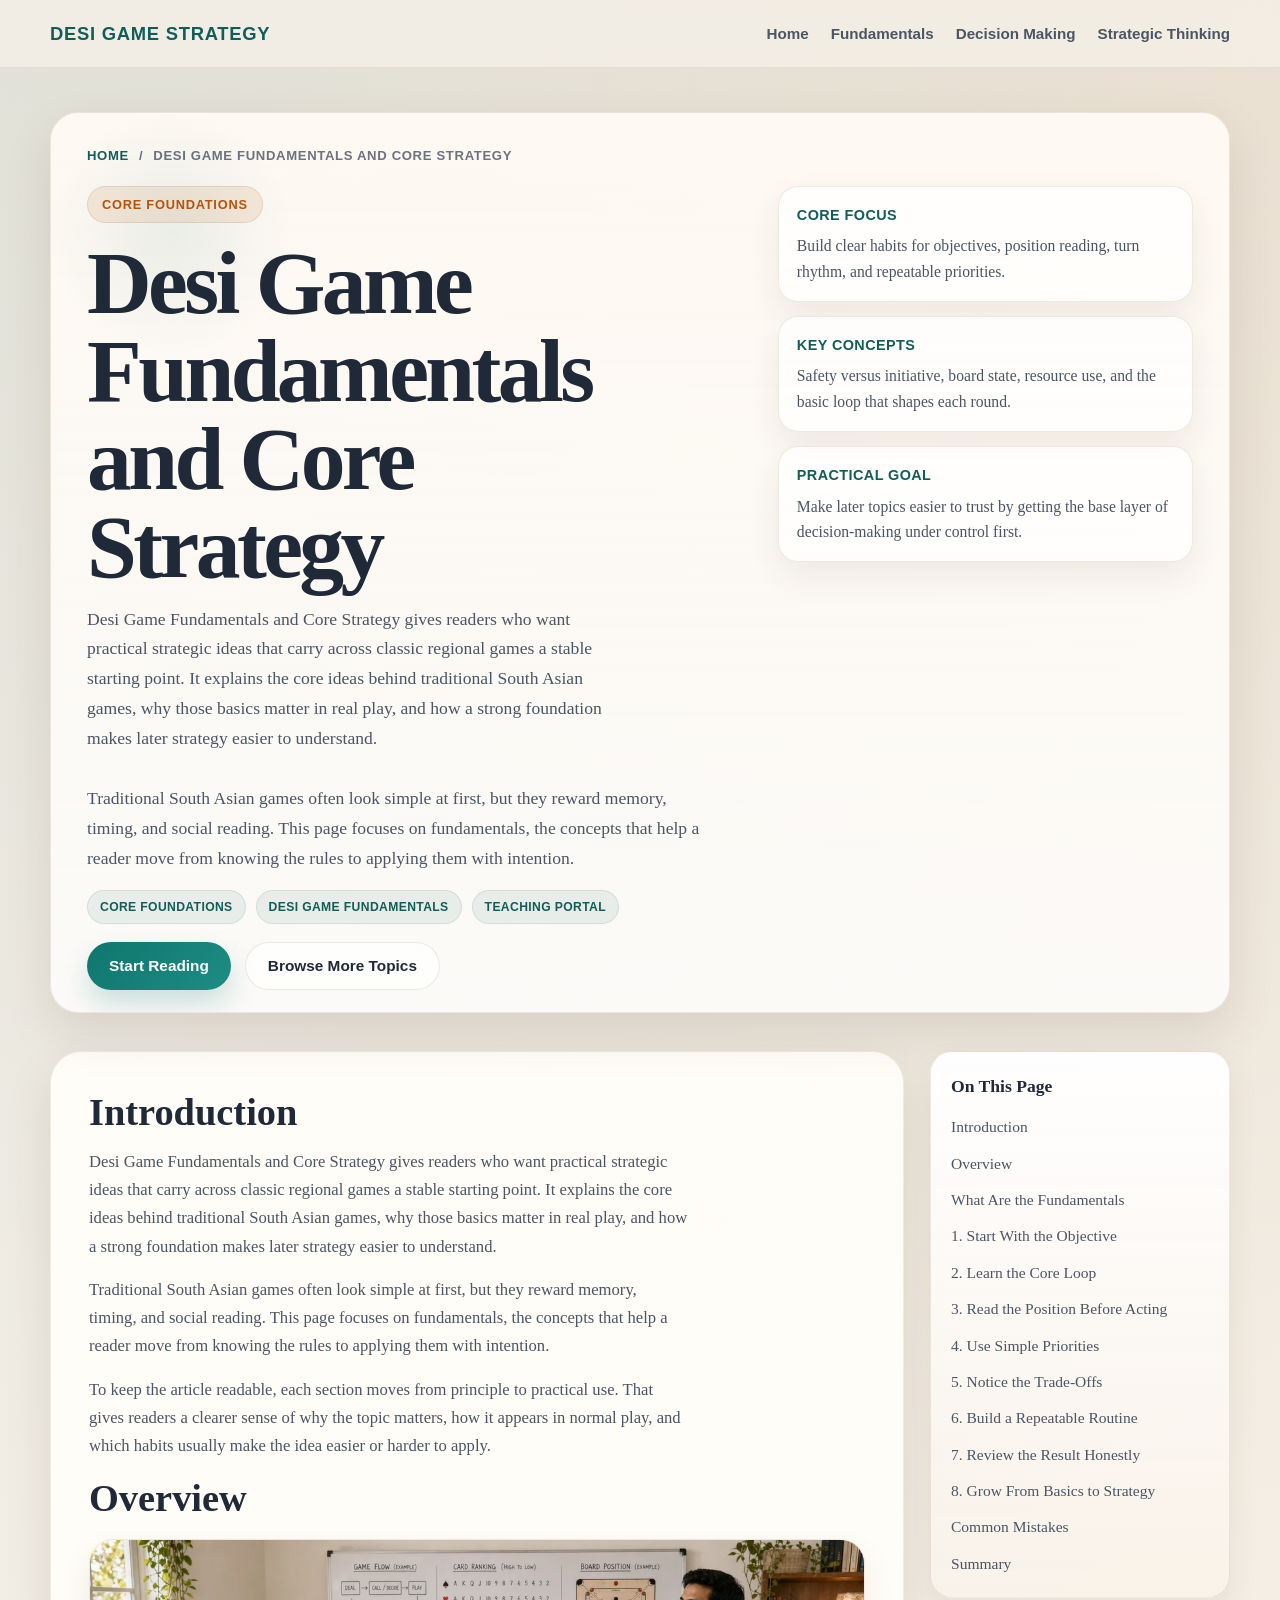
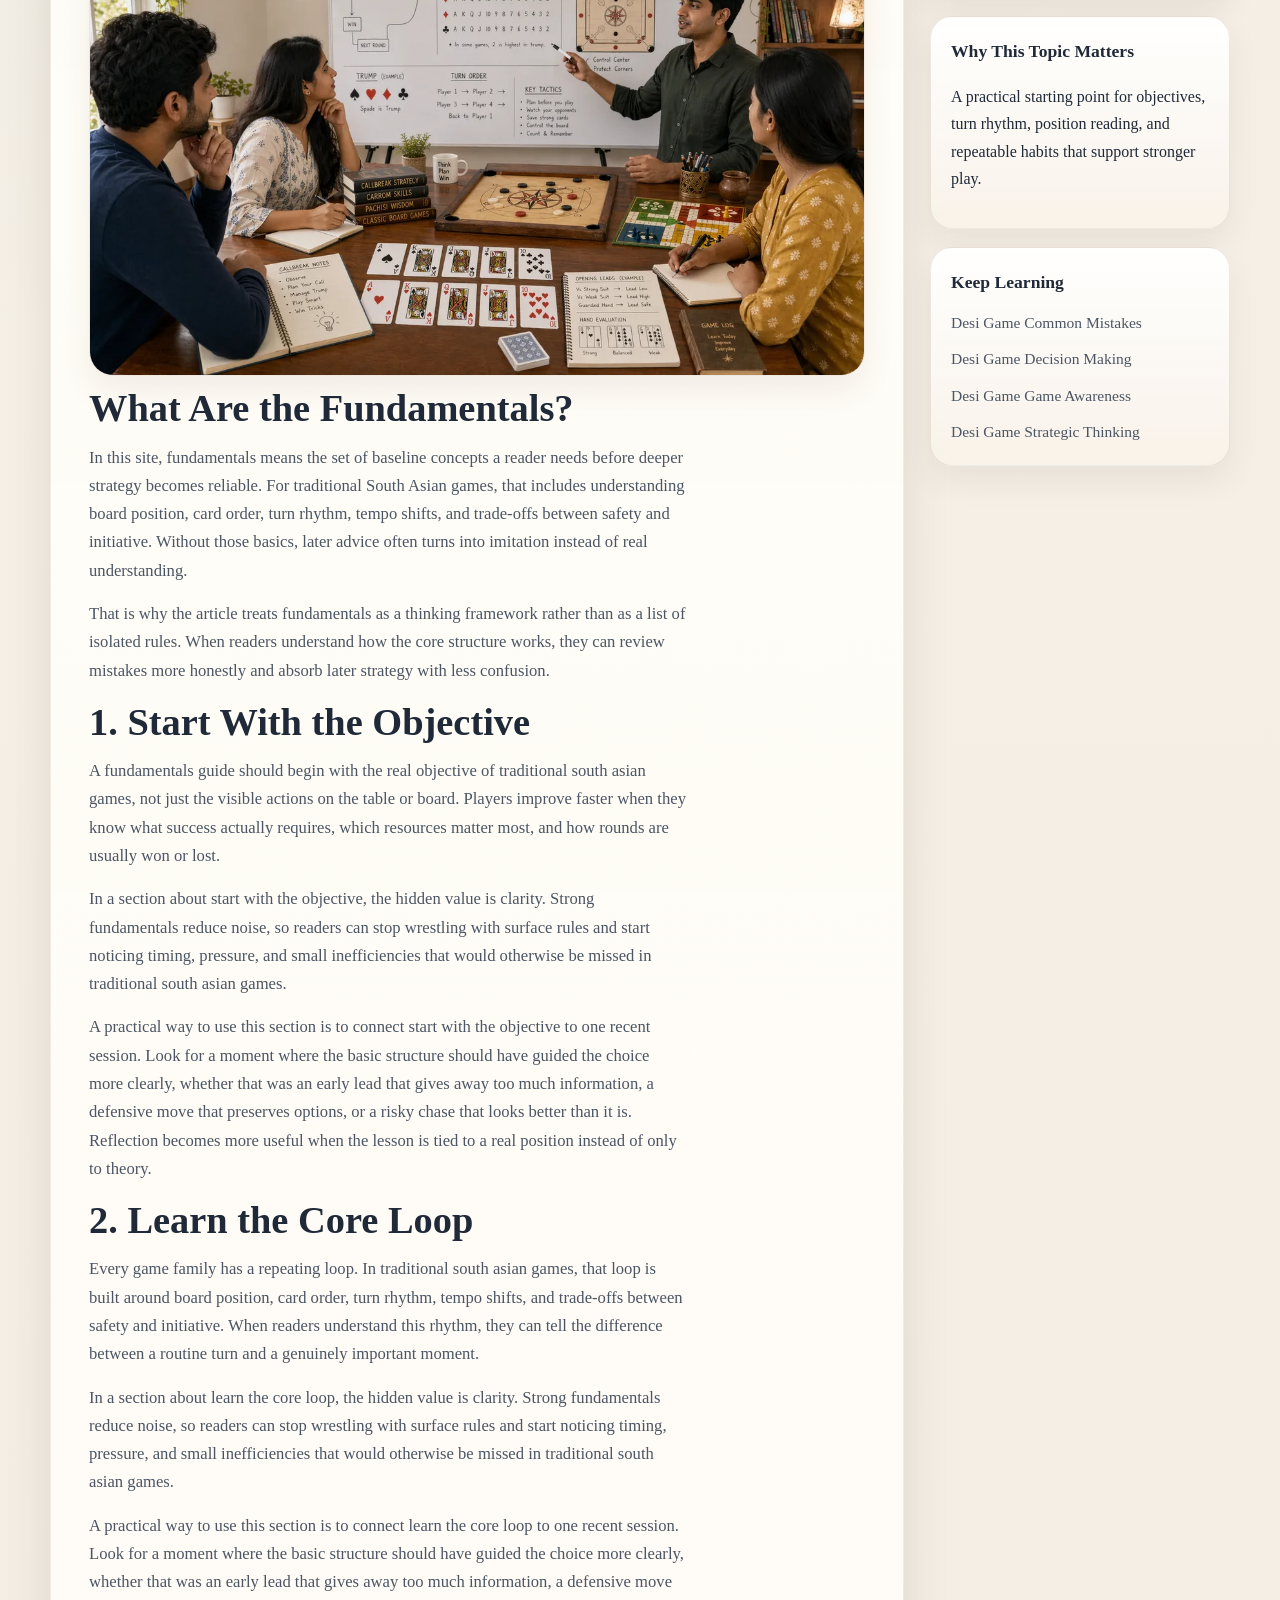
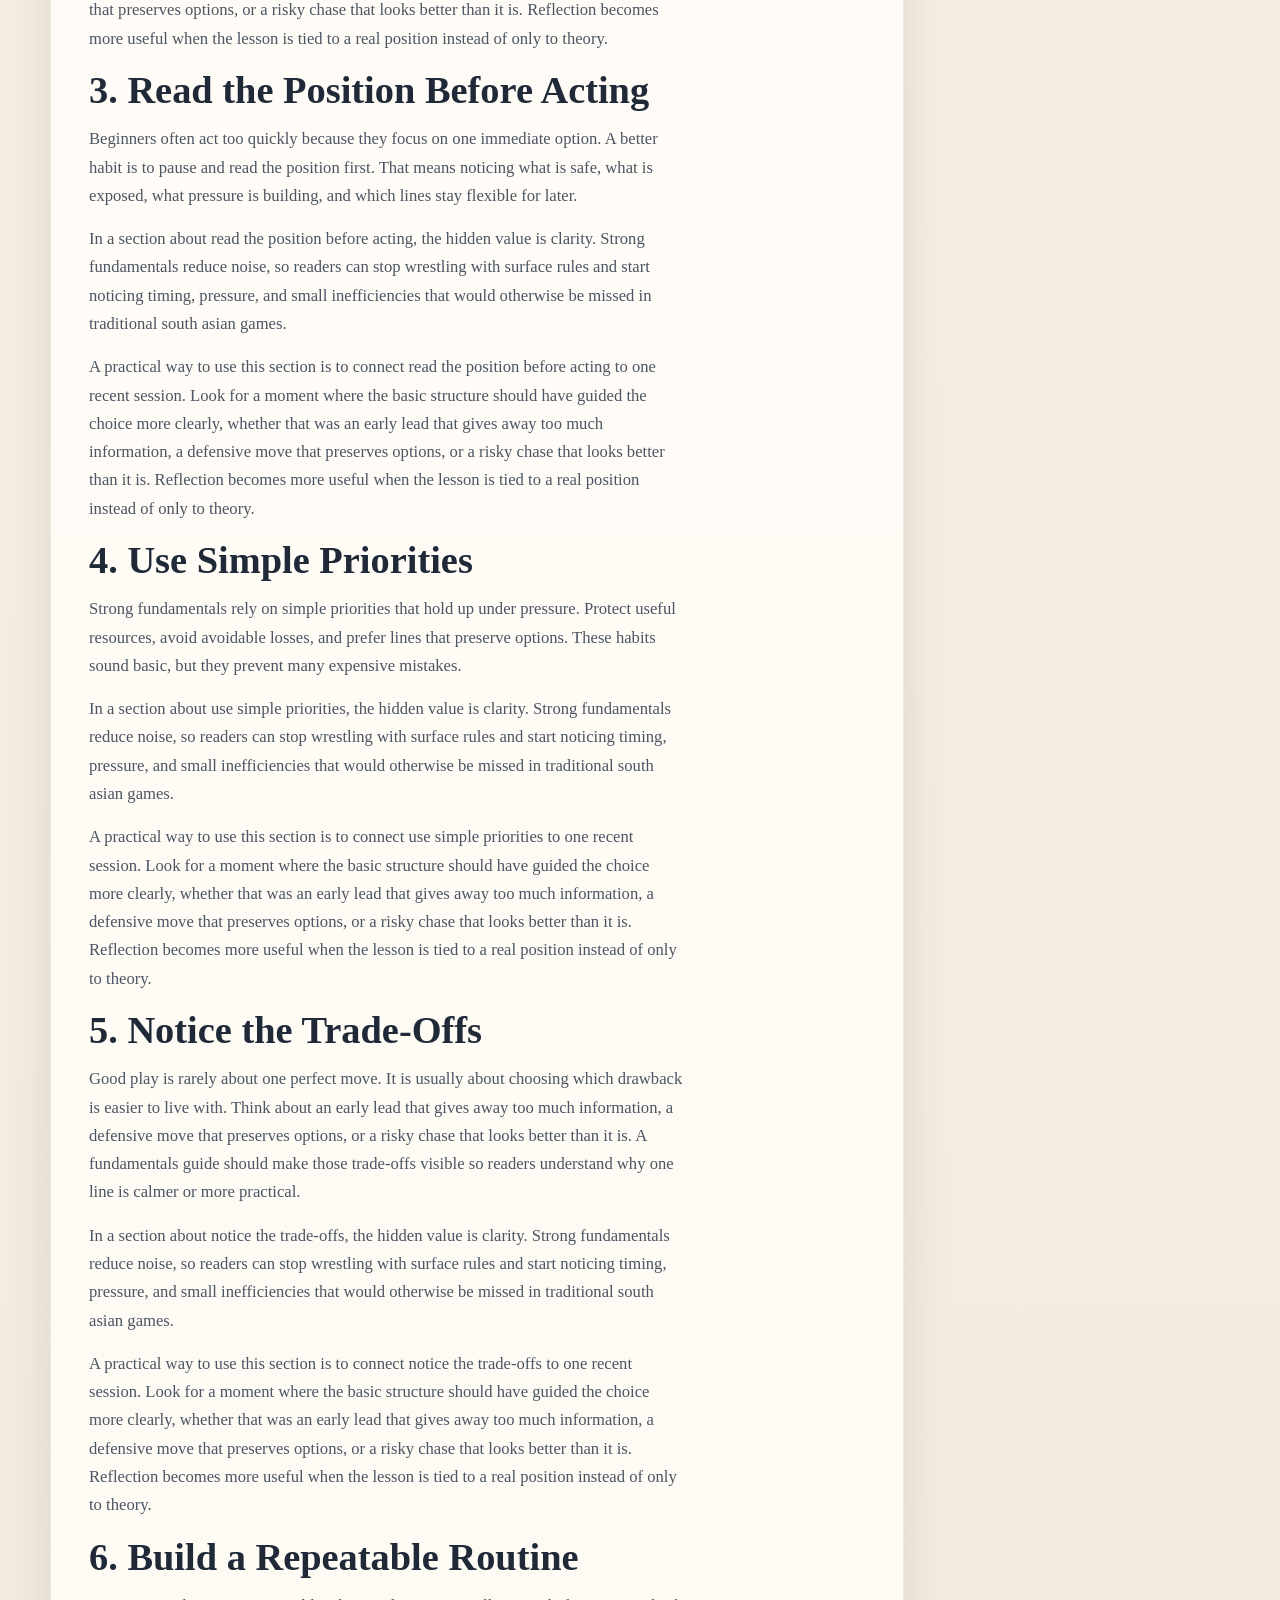
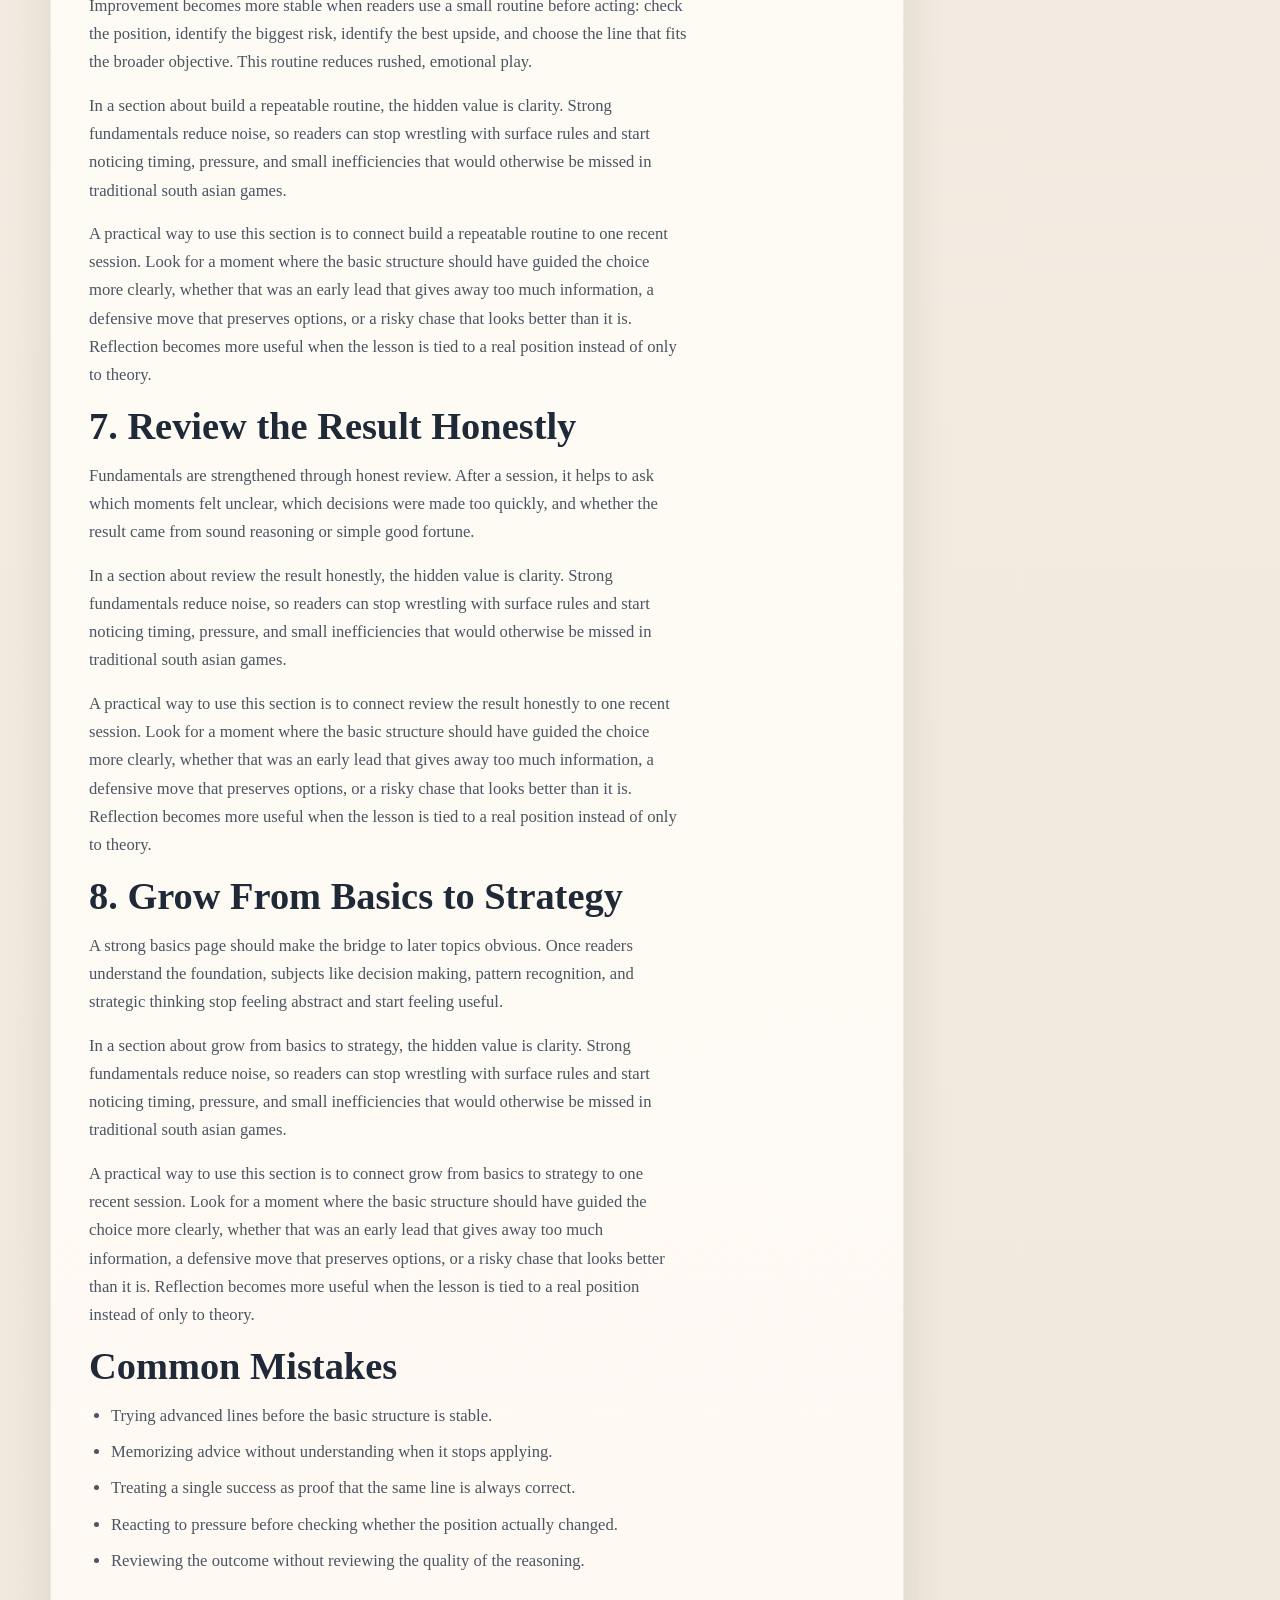
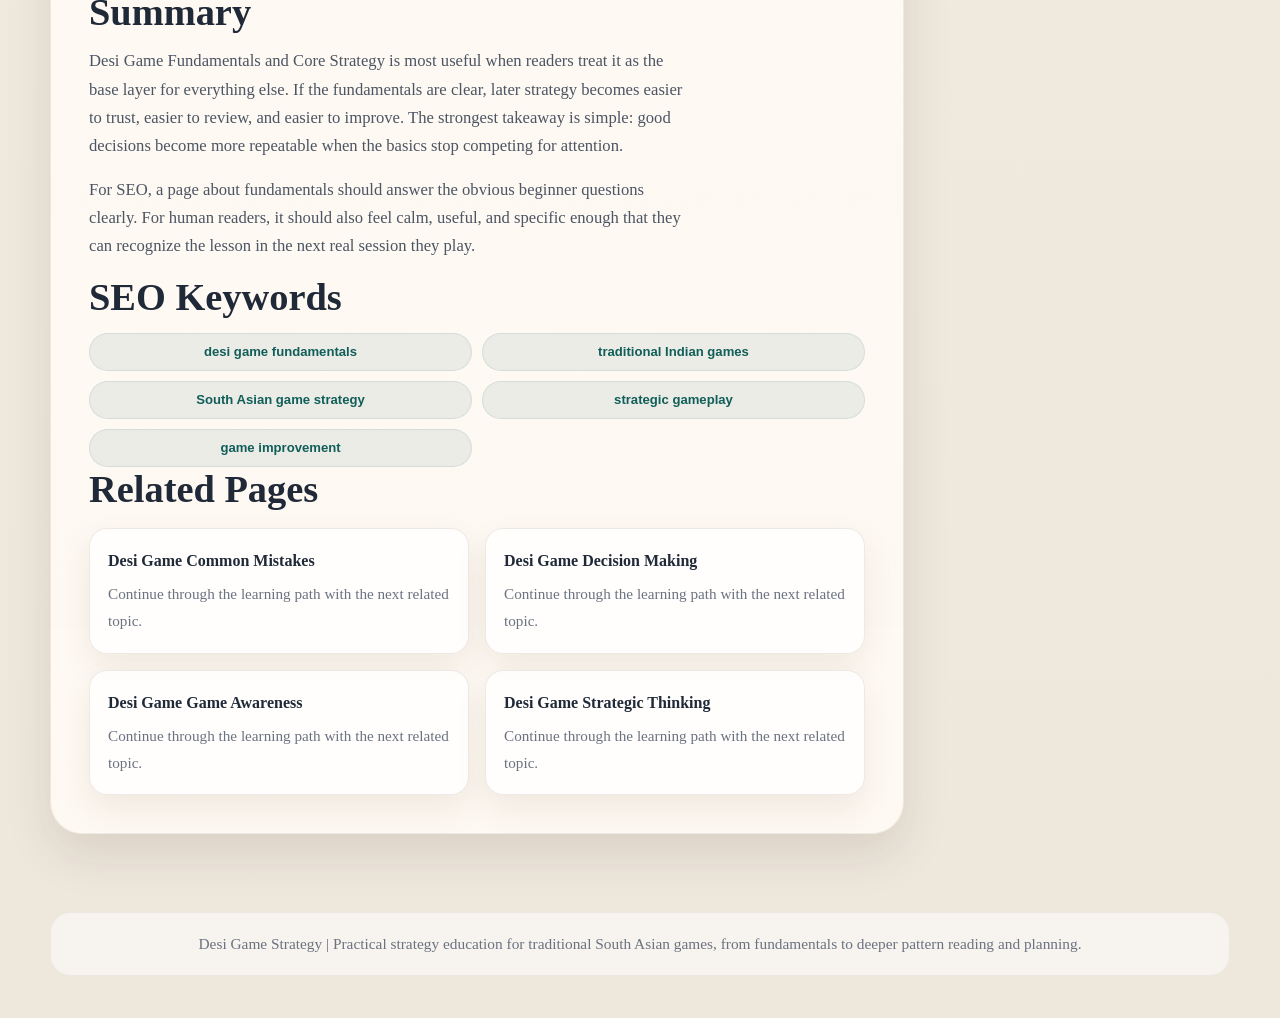
<file: fundamentals.html>
<!DOCTYPE html>
<html lang="en">
<head>
  <meta charset="UTF-8" />
  <meta name="viewport" content="width=device-width, initial-scale=1.0" />
  <title>Desi Game Fundamentals and Core Strategy | Desi Game Strategy</title>
  <meta name="description" content="Desi Game Fundamentals and Core Strategy gives readers who want practical strategic ideas that carry across classic regional games a stable starting point. It explains the core..." />
  <meta name="keywords" content="desi game fundamentals, traditional Indian games, South Asian game strategy, strategic gameplay, game improvement" />
  <link rel="stylesheet" href="./assets/css/index.css" />
</head>
<body>
  <header class="topbar">
    <div class="container">
      <div class="brand">Desi Game Strategy</div>
      <nav class="nav-links">
        <a href="./index.html">Home</a>
        <a href="./fundamentals.html">Fundamentals</a>
        <a href="./decision-making.html">Decision Making</a>
        <a href="./strategic-thinking.html">Strategic Thinking</a>
      </nav>
    </div>
  </header>

  <section class="hero page-hero page-hero--compact">
    <div class="container">
      <div class="page-hero-panel">
        <div class="breadcrumb"><a href="./index.html">Home</a><span>/</span><span>Desi Game Fundamentals and Core Strategy</span></div>
        <div class="page-hero-head">
          <div class="page-hero-copy">
            <span class="page-kicker">Core Foundations</span>
            <h1>Desi Game Fundamentals and Core Strategy</h1>
            <p class="page-hero-lead">Desi Game Fundamentals and Core Strategy gives readers who want practical strategic ideas that carry across classic regional games a stable starting point. It explains the core ideas behind traditional South Asian games, why those basics matter in real play, and how a strong foundation makes later strategy easier to understand.</p>
          </div>
          <div class="page-hero-notes">
            <div class="page-hero-note">
              <strong>Core Focus</strong>
              <span>Build clear habits for objectives, position reading, turn rhythm, and repeatable priorities.</span>
            </div>
            <div class="page-hero-note">
              <strong>Key Concepts</strong>
              <span>Safety versus initiative, board state, resource use, and the basic loop that shapes each round.</span>
            </div>
            <div class="page-hero-note">
              <strong>Practical Goal</strong>
              <span>Make later topics easier to trust by getting the base layer of decision-making under control first.</span>
            </div>
          </div>
        </div>
        <div class="hero-summary hero-summary-compact"><p>Traditional South Asian games often look simple at first, but they reward memory, timing, and social reading. This page focuses on fundamentals, the concepts that help a reader move from knowing the rules to applying them with intention.</p></div>
        <div class="hero-chip-row"><span class="chip">Core Foundations</span><span class="chip">desi game fundamentals</span><span class="chip">Teaching Portal</span></div>
        <div class="hero-actions">
          <a class="cta-btn" href="#overview">Start Reading</a>
          <a class="ghost-btn" href="./index.html#topic-guides">Browse More Topics</a>
        </div>
      </div>
    </div>
  </section>

  <main class="content">
    <div class="container content-shell">
      <article class="article"><section class="article-section" id="introduction"><h2>Introduction</h2><p>Desi Game Fundamentals and Core Strategy gives readers who want practical strategic ideas that carry across classic regional games a stable starting point. It explains the core ideas behind traditional South Asian games, why those basics matter in real play, and how a strong foundation makes later strategy easier to understand.</p><p>Traditional South Asian games often look simple at first, but they reward memory, timing, and social reading. This page focuses on fundamentals, the concepts that help a reader move from knowing the rules to applying them with intention.</p><p>To keep the article readable, each section moves from principle to practical use. That gives readers a clearer sense of why the topic matters, how it appears in normal play, and which habits usually make the idea easier or harder to apply.</p></section><section class="article-section" id="overview"><h2>Overview</h2><figure class="article-image"><img src="./assets/images/fundamentals.webp" alt="Desi Game Strategy fundamentals illustration in a calm educational workspace" loading="lazy" /></figure></section><section class="article-section" id="what-are-the-fundamentals"><h2>What Are the Fundamentals?</h2><p>In this site, fundamentals means the set of baseline concepts a reader needs before deeper strategy becomes reliable. For traditional South Asian games, that includes understanding board position, card order, turn rhythm, tempo shifts, and trade-offs between safety and initiative. Without those basics, later advice often turns into imitation instead of real understanding.</p><p>That is why the article treats fundamentals as a thinking framework rather than as a list of isolated rules. When readers understand how the core structure works, they can review mistakes more honestly and absorb later strategy with less confusion.</p></section><section class="article-section" id="1-start-with-the-objective"><h2>1. Start With the Objective</h2><p>A fundamentals guide should begin with the real objective of traditional south asian games, not just the visible actions on the table or board. Players improve faster when they know what success actually requires, which resources matter most, and how rounds are usually won or lost.</p><p>In a section about start with the objective, the hidden value is clarity. Strong fundamentals reduce noise, so readers can stop wrestling with surface rules and start noticing timing, pressure, and small inefficiencies that would otherwise be missed in traditional south asian games.</p><p>A practical way to use this section is to connect start with the objective to one recent session. Look for a moment where the basic structure should have guided the choice more clearly, whether that was an early lead that gives away too much information, a defensive move that preserves options, or a risky chase that looks better than it is. Reflection becomes more useful when the lesson is tied to a real position instead of only to theory.</p></section><section class="article-section" id="2-learn-the-core-loop"><h2>2. Learn the Core Loop</h2><p>Every game family has a repeating loop. In traditional south asian games, that loop is built around board position, card order, turn rhythm, tempo shifts, and trade-offs between safety and initiative. When readers understand this rhythm, they can tell the difference between a routine turn and a genuinely important moment.</p><p>In a section about learn the core loop, the hidden value is clarity. Strong fundamentals reduce noise, so readers can stop wrestling with surface rules and start noticing timing, pressure, and small inefficiencies that would otherwise be missed in traditional south asian games.</p><p>A practical way to use this section is to connect learn the core loop to one recent session. Look for a moment where the basic structure should have guided the choice more clearly, whether that was an early lead that gives away too much information, a defensive move that preserves options, or a risky chase that looks better than it is. Reflection becomes more useful when the lesson is tied to a real position instead of only to theory.</p></section><section class="article-section" id="3-read-the-position-before-acting"><h2>3. Read the Position Before Acting</h2><p>Beginners often act too quickly because they focus on one immediate option. A better habit is to pause and read the position first. That means noticing what is safe, what is exposed, what pressure is building, and which lines stay flexible for later.</p><p>In a section about read the position before acting, the hidden value is clarity. Strong fundamentals reduce noise, so readers can stop wrestling with surface rules and start noticing timing, pressure, and small inefficiencies that would otherwise be missed in traditional south asian games.</p><p>A practical way to use this section is to connect read the position before acting to one recent session. Look for a moment where the basic structure should have guided the choice more clearly, whether that was an early lead that gives away too much information, a defensive move that preserves options, or a risky chase that looks better than it is. Reflection becomes more useful when the lesson is tied to a real position instead of only to theory.</p></section><section class="article-section" id="4-use-simple-priorities"><h2>4. Use Simple Priorities</h2><p>Strong fundamentals rely on simple priorities that hold up under pressure. Protect useful resources, avoid avoidable losses, and prefer lines that preserve options. These habits sound basic, but they prevent many expensive mistakes.</p><p>In a section about use simple priorities, the hidden value is clarity. Strong fundamentals reduce noise, so readers can stop wrestling with surface rules and start noticing timing, pressure, and small inefficiencies that would otherwise be missed in traditional south asian games.</p><p>A practical way to use this section is to connect use simple priorities to one recent session. Look for a moment where the basic structure should have guided the choice more clearly, whether that was an early lead that gives away too much information, a defensive move that preserves options, or a risky chase that looks better than it is. Reflection becomes more useful when the lesson is tied to a real position instead of only to theory.</p></section><section class="article-section" id="5-notice-the-trade-offs"><h2>5. Notice the Trade-Offs</h2><p>Good play is rarely about one perfect move. It is usually about choosing which drawback is easier to live with. Think about an early lead that gives away too much information, a defensive move that preserves options, or a risky chase that looks better than it is. A fundamentals guide should make those trade-offs visible so readers understand why one line is calmer or more practical.</p><p>In a section about notice the trade-offs, the hidden value is clarity. Strong fundamentals reduce noise, so readers can stop wrestling with surface rules and start noticing timing, pressure, and small inefficiencies that would otherwise be missed in traditional south asian games.</p><p>A practical way to use this section is to connect notice the trade-offs to one recent session. Look for a moment where the basic structure should have guided the choice more clearly, whether that was an early lead that gives away too much information, a defensive move that preserves options, or a risky chase that looks better than it is. Reflection becomes more useful when the lesson is tied to a real position instead of only to theory.</p></section><section class="article-section" id="6-build-a-repeatable-routine"><h2>6. Build a Repeatable Routine</h2><p>Improvement becomes more stable when readers use a small routine before acting: check the position, identify the biggest risk, identify the best upside, and choose the line that fits the broader objective. This routine reduces rushed, emotional play.</p><p>In a section about build a repeatable routine, the hidden value is clarity. Strong fundamentals reduce noise, so readers can stop wrestling with surface rules and start noticing timing, pressure, and small inefficiencies that would otherwise be missed in traditional south asian games.</p><p>A practical way to use this section is to connect build a repeatable routine to one recent session. Look for a moment where the basic structure should have guided the choice more clearly, whether that was an early lead that gives away too much information, a defensive move that preserves options, or a risky chase that looks better than it is. Reflection becomes more useful when the lesson is tied to a real position instead of only to theory.</p></section><section class="article-section" id="7-review-the-result-honestly"><h2>7. Review the Result Honestly</h2><p>Fundamentals are strengthened through honest review. After a session, it helps to ask which moments felt unclear, which decisions were made too quickly, and whether the result came from sound reasoning or simple good fortune.</p><p>In a section about review the result honestly, the hidden value is clarity. Strong fundamentals reduce noise, so readers can stop wrestling with surface rules and start noticing timing, pressure, and small inefficiencies that would otherwise be missed in traditional south asian games.</p><p>A practical way to use this section is to connect review the result honestly to one recent session. Look for a moment where the basic structure should have guided the choice more clearly, whether that was an early lead that gives away too much information, a defensive move that preserves options, or a risky chase that looks better than it is. Reflection becomes more useful when the lesson is tied to a real position instead of only to theory.</p></section><section class="article-section" id="8-grow-from-basics-to-strategy"><h2>8. Grow From Basics to Strategy</h2><p>A strong basics page should make the bridge to later topics obvious. Once readers understand the foundation, subjects like decision making, pattern recognition, and strategic thinking stop feeling abstract and start feeling useful.</p><p>In a section about grow from basics to strategy, the hidden value is clarity. Strong fundamentals reduce noise, so readers can stop wrestling with surface rules and start noticing timing, pressure, and small inefficiencies that would otherwise be missed in traditional south asian games.</p><p>A practical way to use this section is to connect grow from basics to strategy to one recent session. Look for a moment where the basic structure should have guided the choice more clearly, whether that was an early lead that gives away too much information, a defensive move that preserves options, or a risky chase that looks better than it is. Reflection becomes more useful when the lesson is tied to a real position instead of only to theory.</p></section><section class="article-section" id="common-mistakes"><h2>Common Mistakes</h2><ul><li>Trying advanced lines before the basic structure is stable.</li><li>Memorizing advice without understanding when it stops applying.</li><li>Treating a single success as proof that the same line is always correct.</li><li>Reacting to pressure before checking whether the position actually changed.</li><li>Reviewing the outcome without reviewing the quality of the reasoning.</li></ul></section><section class="article-section" id="summary"><h2>Summary</h2><p class="article-lead">Desi Game Fundamentals and Core Strategy is most useful when readers treat it as the base layer for everything else. If the fundamentals are clear, later strategy becomes easier to trust, easier to review, and easier to improve. The strongest takeaway is simple: good decisions become more repeatable when the basics stop competing for attention.</p><p>For SEO, a page about fundamentals should answer the obvious beginner questions clearly. For human readers, it should also feel calm, useful, and specific enough that they can recognize the lesson in the next real session they play.</p></section><section class="article-section" id="seo-keywords"><h2>SEO Keywords</h2><div class="keyword-list"><span class="keyword-pill">desi game fundamentals</span><span class="keyword-pill">traditional Indian games</span><span class="keyword-pill">South Asian game strategy</span><span class="keyword-pill">strategic gameplay</span><span class="keyword-pill">game improvement</span></div></section><section class="article-section" id="related-pages"><h2>Related Pages</h2><div class="related-grid"><a class="related-card" href="./common-mistakes.html"><strong>Desi Game Common Mistakes</strong><span>Continue through the learning path with the next related topic.</span></a><a class="related-card" href="./decision-making.html"><strong>Desi Game Decision Making</strong><span>Continue through the learning path with the next related topic.</span></a><a class="related-card" href="./game-awareness.html"><strong>Desi Game Game Awareness</strong><span>Continue through the learning path with the next related topic.</span></a><a class="related-card" href="./strategic-thinking.html"><strong>Desi Game Strategic Thinking</strong><span>Continue through the learning path with the next related topic.</span></a></div></section></article>
      <aside class="sidebar-stack">
        <section class="sidebar-card">
          <h3>On This Page</h3>
          <div class="toc-list"><a href="#introduction">Introduction</a><a href="#overview">Overview</a><a href="#what-are-the-fundamentals">What Are the Fundamentals</a><a href="#1-start-with-the-objective">1. Start With the Objective</a><a href="#2-learn-the-core-loop">2. Learn the Core Loop</a><a href="#3-read-the-position-before-acting">3. Read the Position Before Acting</a><a href="#4-use-simple-priorities">4. Use Simple Priorities</a><a href="#5-notice-the-trade-offs">5. Notice the Trade-Offs</a><a href="#6-build-a-repeatable-routine">6. Build a Repeatable Routine</a><a href="#7-review-the-result-honestly">7. Review the Result Honestly</a><a href="#8-grow-from-basics-to-strategy">8. Grow From Basics to Strategy</a><a href="#common-mistakes">Common Mistakes</a><a href="#summary">Summary</a></div>
        </section>
        <section class="sidebar-card">
          <h3>Why This Topic Matters</h3>
          <p>A practical starting point for objectives, turn rhythm, position reading, and repeatable habits that support stronger play.</p>
        </section>
        <section class="sidebar-card">
          <h3>Keep Learning</h3>
          <div class="related-list"><a href="./common-mistakes.html">Desi Game Common Mistakes</a><a href="./decision-making.html">Desi Game Decision Making</a><a href="./game-awareness.html">Desi Game Game Awareness</a><a href="./strategic-thinking.html">Desi Game Strategic Thinking</a></div>
        </section>
      </aside>
    </div>
  </main>

  <footer class="footer">
    <div class="container">
      Desi Game Strategy | Practical strategy education for traditional South Asian games, from fundamentals to deeper pattern reading and planning.
    </div>
  </footer>
</body>
</html>
</file>
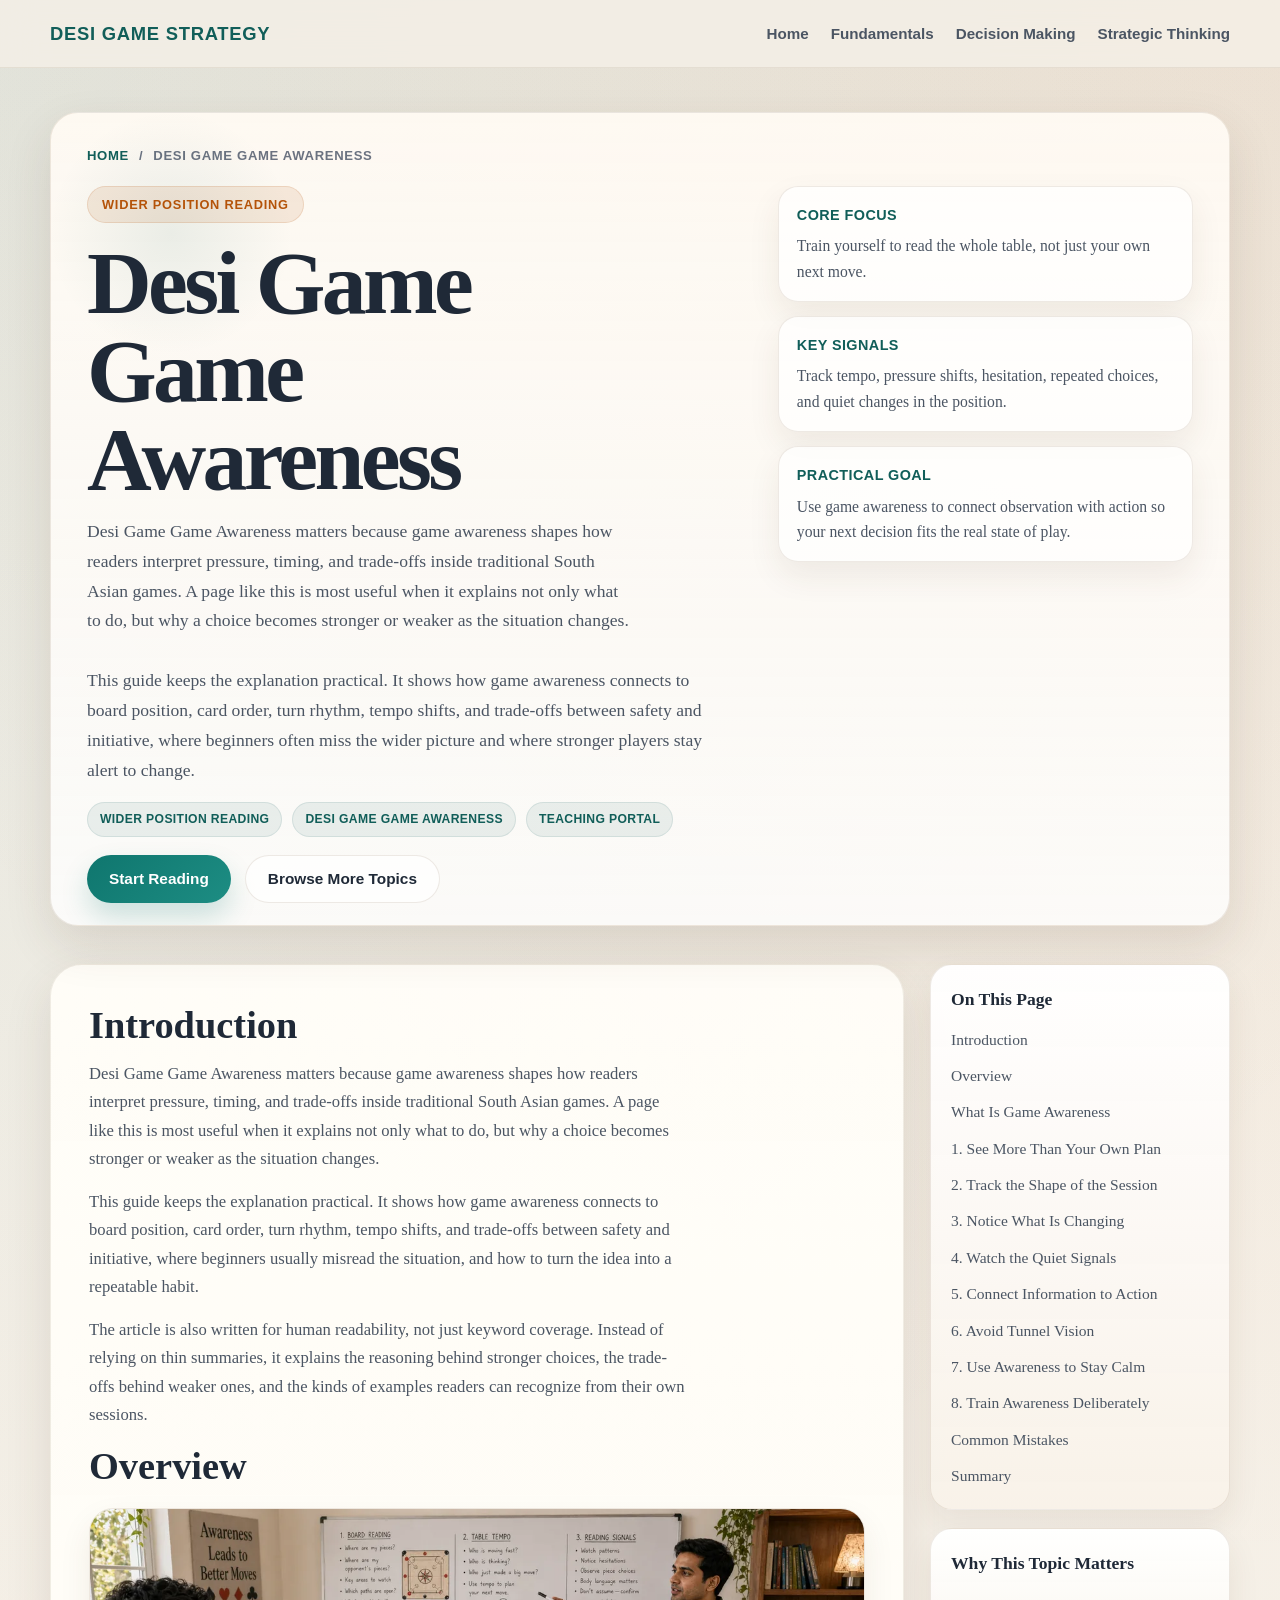
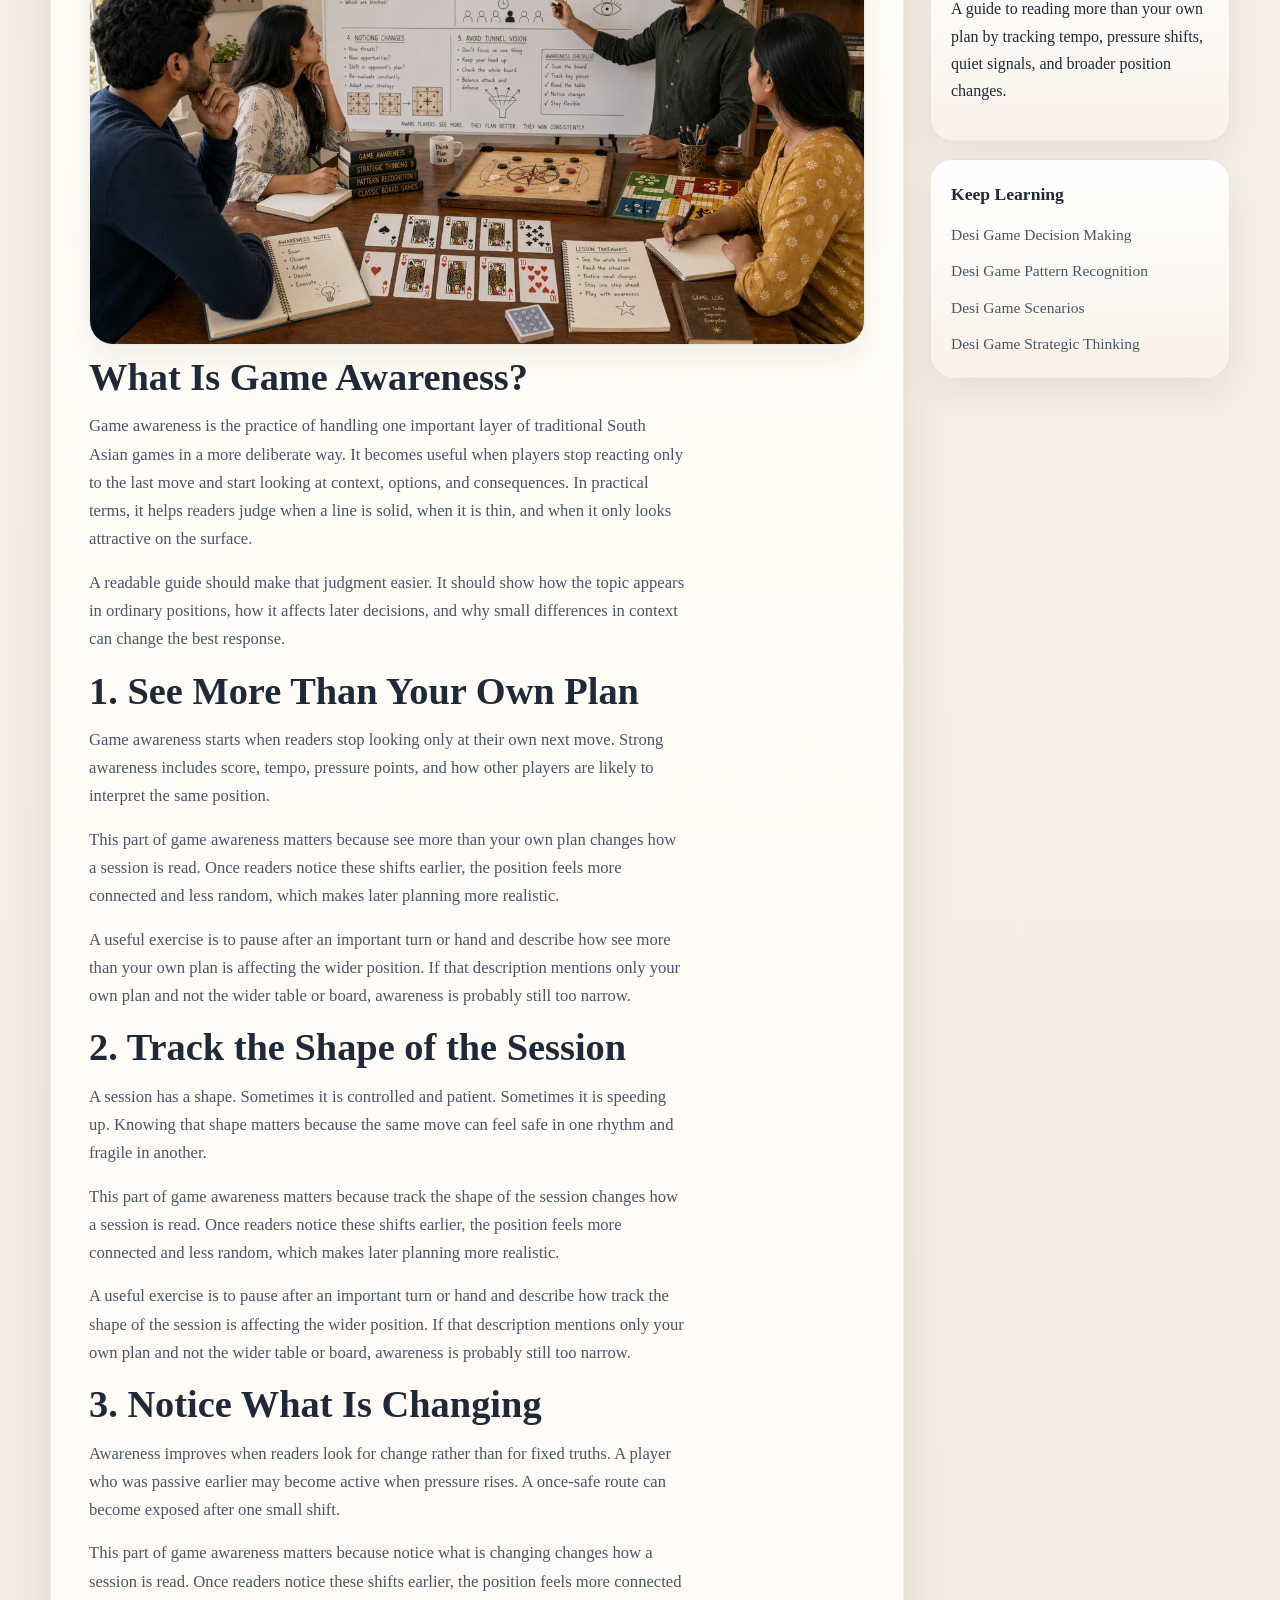
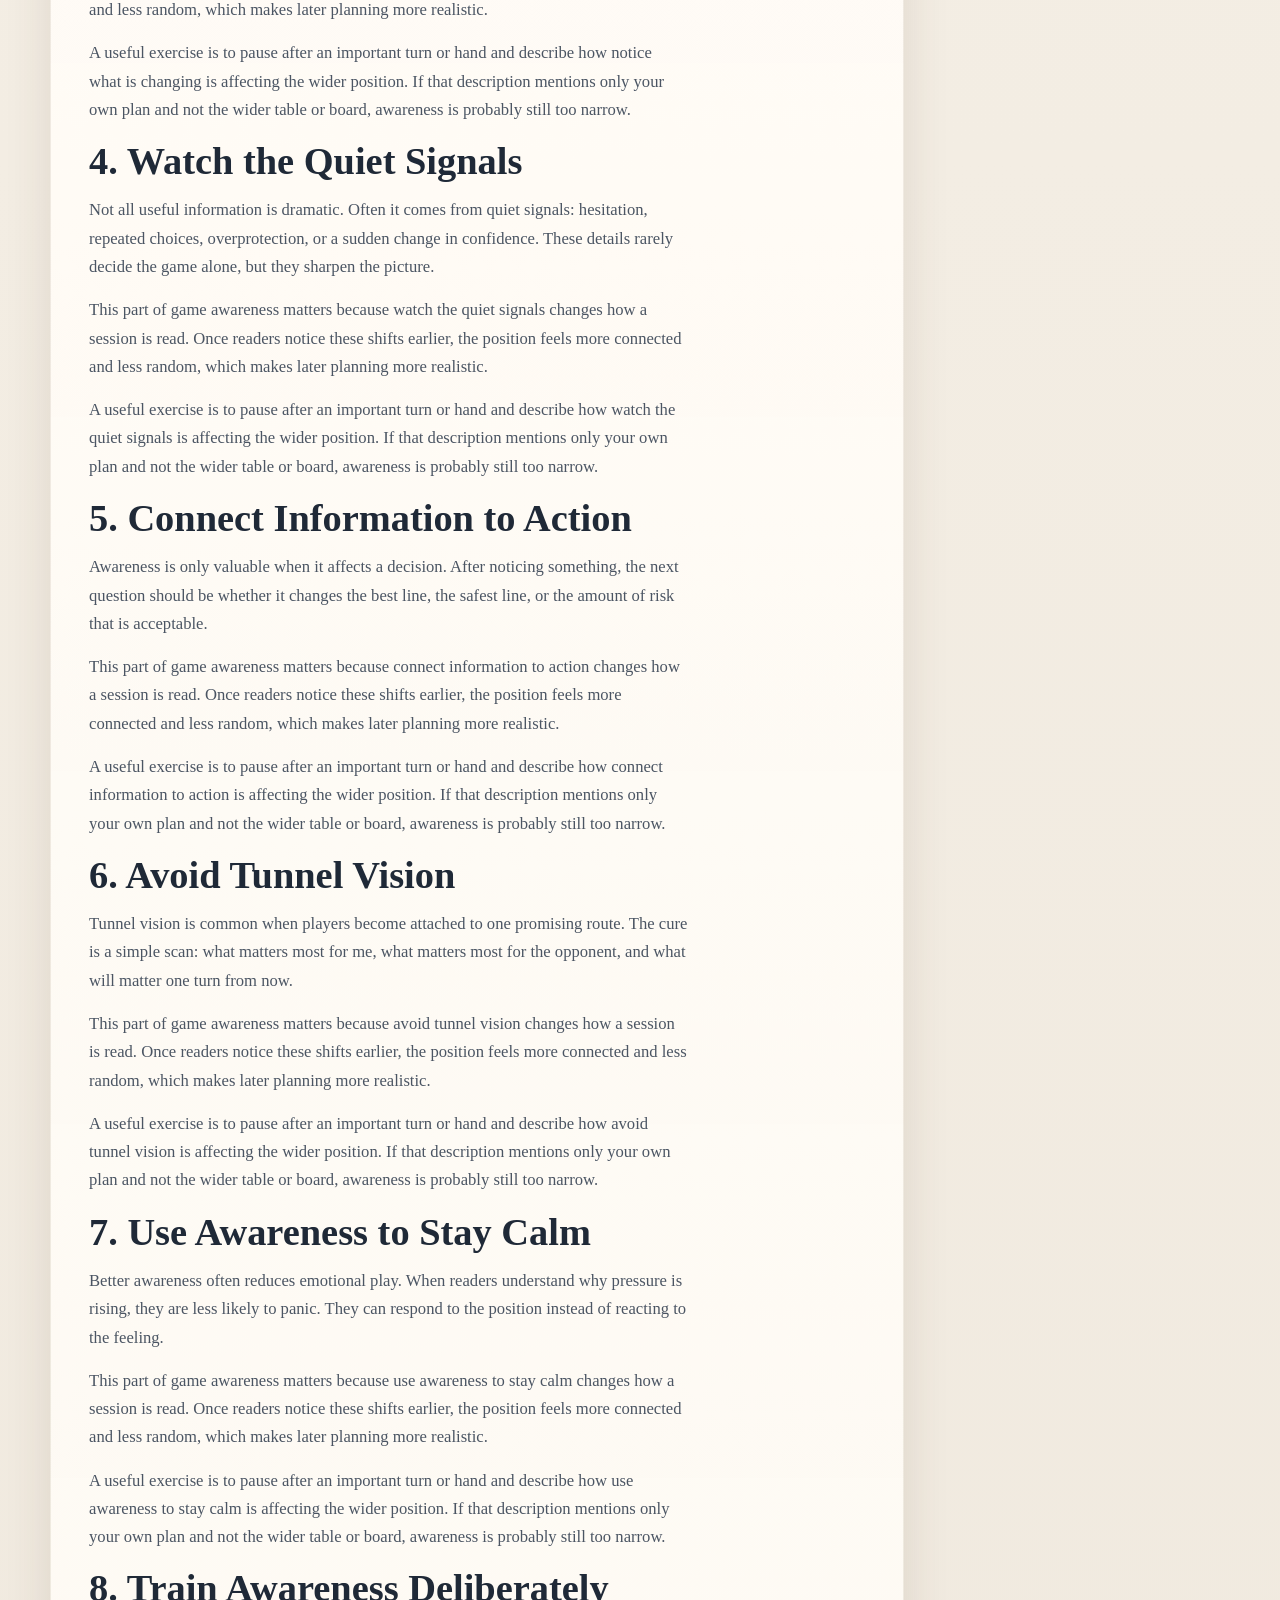
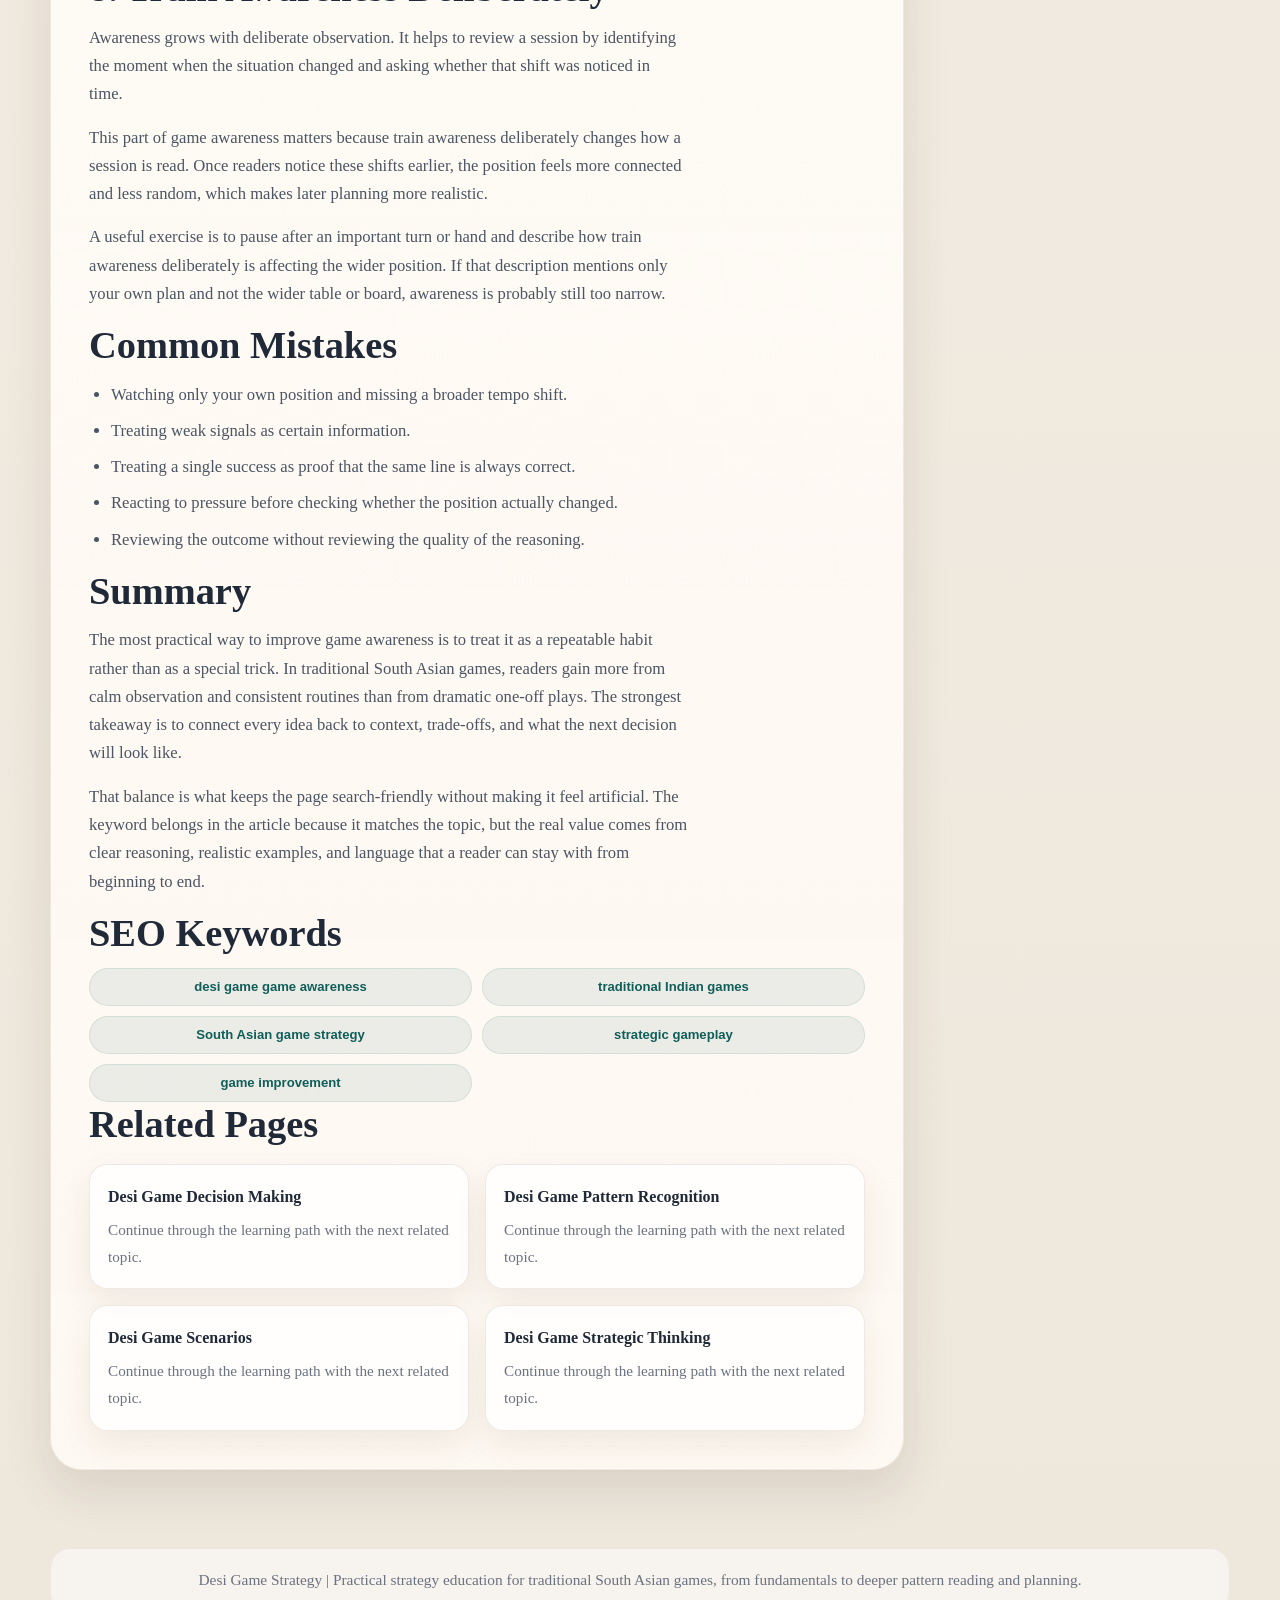
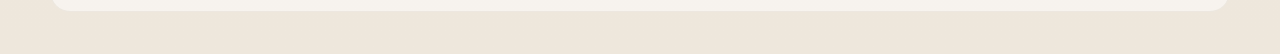
<file: game-awareness.html>
<!DOCTYPE html>
<html lang="en">
<head>
  <meta charset="UTF-8" />
  <meta name="viewport" content="width=device-width, initial-scale=1.0" />
  <title>Desi Game Game Awareness | Desi Game Strategy</title>
  <meta name="description" content="Desi Game Game Awareness matters because game awareness shapes how readers interpret pressure, timing, and trade-offs inside traditional South Asian games. A page like this is..." />
  <meta name="keywords" content="desi game game awareness, traditional Indian games, South Asian game strategy, strategic gameplay, game improvement" />
  <link rel="stylesheet" href="./assets/css/index.css" />
</head>
<body>
  <header class="topbar">
    <div class="container">
      <div class="brand">Desi Game Strategy</div>
      <nav class="nav-links">
        <a href="./index.html">Home</a>
        <a href="./fundamentals.html">Fundamentals</a>
        <a href="./decision-making.html">Decision Making</a>
        <a href="./strategic-thinking.html">Strategic Thinking</a>
      </nav>
    </div>
  </header>

  <section class="hero page-hero page-hero--compact">
    <div class="container">
      <div class="page-hero-panel">
        <div class="breadcrumb"><a href="./index.html">Home</a><span>/</span><span>Desi Game Game Awareness</span></div>
        <div class="page-hero-head">
          <div class="page-hero-copy">
            <span class="page-kicker">Wider Position Reading</span>
            <h1>Desi Game Game Awareness</h1>
            <p class="page-hero-lead">Desi Game Game Awareness matters because game awareness shapes how readers interpret pressure, timing, and trade-offs inside traditional South Asian games. A page like this is most useful when it explains not only what to do, but why a choice becomes stronger or weaker as the situation changes.</p>
          </div>
          <div class="page-hero-notes">
            <div class="page-hero-note">
              <strong>Core Focus</strong>
              <span>Train yourself to read the whole table, not just your own next move.</span>
            </div>
            <div class="page-hero-note">
              <strong>Key Signals</strong>
              <span>Track tempo, pressure shifts, hesitation, repeated choices, and quiet changes in the position.</span>
            </div>
            <div class="page-hero-note">
              <strong>Practical Goal</strong>
              <span>Use game awareness to connect observation with action so your next decision fits the real state of play.</span>
            </div>
          </div>
        </div>
        <div class="hero-summary hero-summary-compact"><p>This guide keeps the explanation practical. It shows how game awareness connects to board position, card order, turn rhythm, tempo shifts, and trade-offs between safety and initiative, where beginners often miss the wider picture and where stronger players stay alert to change.</p></div>
        <div class="hero-chip-row"><span class="chip">Wider Position Reading</span><span class="chip">desi game game awareness</span><span class="chip">Teaching Portal</span></div>
        <div class="hero-actions">
          <a class="cta-btn" href="#overview">Start Reading</a>
          <a class="ghost-btn" href="./index.html#topic-guides">Browse More Topics</a>
        </div>
      </div>
    </div>
  </section>

  <main class="content">
    <div class="container content-shell">
      <article class="article"><section class="article-section" id="introduction"><h2>Introduction</h2><p>Desi Game Game Awareness matters because game awareness shapes how readers interpret pressure, timing, and trade-offs inside traditional South Asian games. A page like this is most useful when it explains not only what to do, but why a choice becomes stronger or weaker as the situation changes.</p><p>This guide keeps the explanation practical. It shows how game awareness connects to board position, card order, turn rhythm, tempo shifts, and trade-offs between safety and initiative, where beginners usually misread the situation, and how to turn the idea into a repeatable habit.</p><p>The article is also written for human readability, not just keyword coverage. Instead of relying on thin summaries, it explains the reasoning behind stronger choices, the trade-offs behind weaker ones, and the kinds of examples readers can recognize from their own sessions.</p></section><section class="article-section" id="overview"><h2>Overview</h2><figure class="article-image"><img src="./assets/images/game-awareness.webp" alt="Desi Game Strategy game awareness illustration in a calm educational workspace" loading="lazy" /></figure></section><section class="article-section" id="what-is-game-awareness"><h2>What Is Game Awareness?</h2><p>Game awareness is the practice of handling one important layer of traditional South Asian games in a more deliberate way. It becomes useful when players stop reacting only to the last move and start looking at context, options, and consequences. In practical terms, it helps readers judge when a line is solid, when it is thin, and when it only looks attractive on the surface.</p><p>A readable guide should make that judgment easier. It should show how the topic appears in ordinary positions, how it affects later decisions, and why small differences in context can change the best response.</p></section><section class="article-section" id="1-see-more-than-your-own-plan"><h2>1. See More Than Your Own Plan</h2><p>Game awareness starts when readers stop looking only at their own next move. Strong awareness includes score, tempo, pressure points, and how other players are likely to interpret the same position.</p><p>This part of game awareness matters because see more than your own plan changes how a session is read. Once readers notice these shifts earlier, the position feels more connected and less random, which makes later planning more realistic.</p><p>A useful exercise is to pause after an important turn or hand and describe how see more than your own plan is affecting the wider position. If that description mentions only your own plan and not the wider table or board, awareness is probably still too narrow.</p></section><section class="article-section" id="2-track-the-shape-of-the-session"><h2>2. Track the Shape of the Session</h2><p>A session has a shape. Sometimes it is controlled and patient. Sometimes it is speeding up. Knowing that shape matters because the same move can feel safe in one rhythm and fragile in another.</p><p>This part of game awareness matters because track the shape of the session changes how a session is read. Once readers notice these shifts earlier, the position feels more connected and less random, which makes later planning more realistic.</p><p>A useful exercise is to pause after an important turn or hand and describe how track the shape of the session is affecting the wider position. If that description mentions only your own plan and not the wider table or board, awareness is probably still too narrow.</p></section><section class="article-section" id="3-notice-what-is-changing"><h2>3. Notice What Is Changing</h2><p>Awareness improves when readers look for change rather than for fixed truths. A player who was passive earlier may become active when pressure rises. A once-safe route can become exposed after one small shift.</p><p>This part of game awareness matters because notice what is changing changes how a session is read. Once readers notice these shifts earlier, the position feels more connected and less random, which makes later planning more realistic.</p><p>A useful exercise is to pause after an important turn or hand and describe how notice what is changing is affecting the wider position. If that description mentions only your own plan and not the wider table or board, awareness is probably still too narrow.</p></section><section class="article-section" id="4-watch-the-quiet-signals"><h2>4. Watch the Quiet Signals</h2><p>Not all useful information is dramatic. Often it comes from quiet signals: hesitation, repeated choices, overprotection, or a sudden change in confidence. These details rarely decide the game alone, but they sharpen the picture.</p><p>This part of game awareness matters because watch the quiet signals changes how a session is read. Once readers notice these shifts earlier, the position feels more connected and less random, which makes later planning more realistic.</p><p>A useful exercise is to pause after an important turn or hand and describe how watch the quiet signals is affecting the wider position. If that description mentions only your own plan and not the wider table or board, awareness is probably still too narrow.</p></section><section class="article-section" id="5-connect-information-to-action"><h2>5. Connect Information to Action</h2><p>Awareness is only valuable when it affects a decision. After noticing something, the next question should be whether it changes the best line, the safest line, or the amount of risk that is acceptable.</p><p>This part of game awareness matters because connect information to action changes how a session is read. Once readers notice these shifts earlier, the position feels more connected and less random, which makes later planning more realistic.</p><p>A useful exercise is to pause after an important turn or hand and describe how connect information to action is affecting the wider position. If that description mentions only your own plan and not the wider table or board, awareness is probably still too narrow.</p></section><section class="article-section" id="6-avoid-tunnel-vision"><h2>6. Avoid Tunnel Vision</h2><p>Tunnel vision is common when players become attached to one promising route. The cure is a simple scan: what matters most for me, what matters most for the opponent, and what will matter one turn from now.</p><p>This part of game awareness matters because avoid tunnel vision changes how a session is read. Once readers notice these shifts earlier, the position feels more connected and less random, which makes later planning more realistic.</p><p>A useful exercise is to pause after an important turn or hand and describe how avoid tunnel vision is affecting the wider position. If that description mentions only your own plan and not the wider table or board, awareness is probably still too narrow.</p></section><section class="article-section" id="7-use-awareness-to-stay-calm"><h2>7. Use Awareness to Stay Calm</h2><p>Better awareness often reduces emotional play. When readers understand why pressure is rising, they are less likely to panic. They can respond to the position instead of reacting to the feeling.</p><p>This part of game awareness matters because use awareness to stay calm changes how a session is read. Once readers notice these shifts earlier, the position feels more connected and less random, which makes later planning more realistic.</p><p>A useful exercise is to pause after an important turn or hand and describe how use awareness to stay calm is affecting the wider position. If that description mentions only your own plan and not the wider table or board, awareness is probably still too narrow.</p></section><section class="article-section" id="8-train-awareness-deliberately"><h2>8. Train Awareness Deliberately</h2><p>Awareness grows with deliberate observation. It helps to review a session by identifying the moment when the situation changed and asking whether that shift was noticed in time.</p><p>This part of game awareness matters because train awareness deliberately changes how a session is read. Once readers notice these shifts earlier, the position feels more connected and less random, which makes later planning more realistic.</p><p>A useful exercise is to pause after an important turn or hand and describe how train awareness deliberately is affecting the wider position. If that description mentions only your own plan and not the wider table or board, awareness is probably still too narrow.</p></section><section class="article-section" id="common-mistakes"><h2>Common Mistakes</h2><ul><li>Watching only your own position and missing a broader tempo shift.</li><li>Treating weak signals as certain information.</li><li>Treating a single success as proof that the same line is always correct.</li><li>Reacting to pressure before checking whether the position actually changed.</li><li>Reviewing the outcome without reviewing the quality of the reasoning.</li></ul></section><section class="article-section" id="summary"><h2>Summary</h2><p class="article-lead">The most practical way to improve game awareness is to treat it as a repeatable habit rather than as a special trick. In traditional South Asian games, readers gain more from calm observation and consistent routines than from dramatic one-off plays. The strongest takeaway is to connect every idea back to context, trade-offs, and what the next decision will look like.</p><p>That balance is what keeps the page search-friendly without making it feel artificial. The keyword belongs in the article because it matches the topic, but the real value comes from clear reasoning, realistic examples, and language that a reader can stay with from beginning to end.</p></section><section class="article-section" id="seo-keywords"><h2>SEO Keywords</h2><div class="keyword-list"><span class="keyword-pill">desi game game awareness</span><span class="keyword-pill">traditional Indian games</span><span class="keyword-pill">South Asian game strategy</span><span class="keyword-pill">strategic gameplay</span><span class="keyword-pill">game improvement</span></div></section><section class="article-section" id="related-pages"><h2>Related Pages</h2><div class="related-grid"><a class="related-card" href="./decision-making.html"><strong>Desi Game Decision Making</strong><span>Continue through the learning path with the next related topic.</span></a><a class="related-card" href="./pattern-recognition.html"><strong>Desi Game Pattern Recognition</strong><span>Continue through the learning path with the next related topic.</span></a><a class="related-card" href="./scenarios.html"><strong>Desi Game Scenarios</strong><span>Continue through the learning path with the next related topic.</span></a><a class="related-card" href="./strategic-thinking.html"><strong>Desi Game Strategic Thinking</strong><span>Continue through the learning path with the next related topic.</span></a></div></section></article>
      <aside class="sidebar-stack">
        <section class="sidebar-card">
          <h3>On This Page</h3>
          <div class="toc-list"><a href="#introduction">Introduction</a><a href="#overview">Overview</a><a href="#what-is-game-awareness">What Is Game Awareness</a><a href="#1-see-more-than-your-own-plan">1. See More Than Your Own Plan</a><a href="#2-track-the-shape-of-the-session">2. Track the Shape of the Session</a><a href="#3-notice-what-is-changing">3. Notice What Is Changing</a><a href="#4-watch-the-quiet-signals">4. Watch the Quiet Signals</a><a href="#5-connect-information-to-action">5. Connect Information to Action</a><a href="#6-avoid-tunnel-vision">6. Avoid Tunnel Vision</a><a href="#7-use-awareness-to-stay-calm">7. Use Awareness to Stay Calm</a><a href="#8-train-awareness-deliberately">8. Train Awareness Deliberately</a><a href="#common-mistakes">Common Mistakes</a><a href="#summary">Summary</a></div>
        </section>
        <section class="sidebar-card">
          <h3>Why This Topic Matters</h3>
          <p>A guide to reading more than your own plan by tracking tempo, pressure shifts, quiet signals, and broader position changes.</p>
        </section>
        <section class="sidebar-card">
          <h3>Keep Learning</h3>
          <div class="related-list"><a href="./decision-making.html">Desi Game Decision Making</a><a href="./pattern-recognition.html">Desi Game Pattern Recognition</a><a href="./scenarios.html">Desi Game Scenarios</a><a href="./strategic-thinking.html">Desi Game Strategic Thinking</a></div>
        </section>
      </aside>
    </div>
  </main>

  <footer class="footer">
    <div class="container">
      Desi Game Strategy | Practical strategy education for traditional South Asian games, from fundamentals to deeper pattern reading and planning.
    </div>
  </footer>
</body>
</html>
</file>
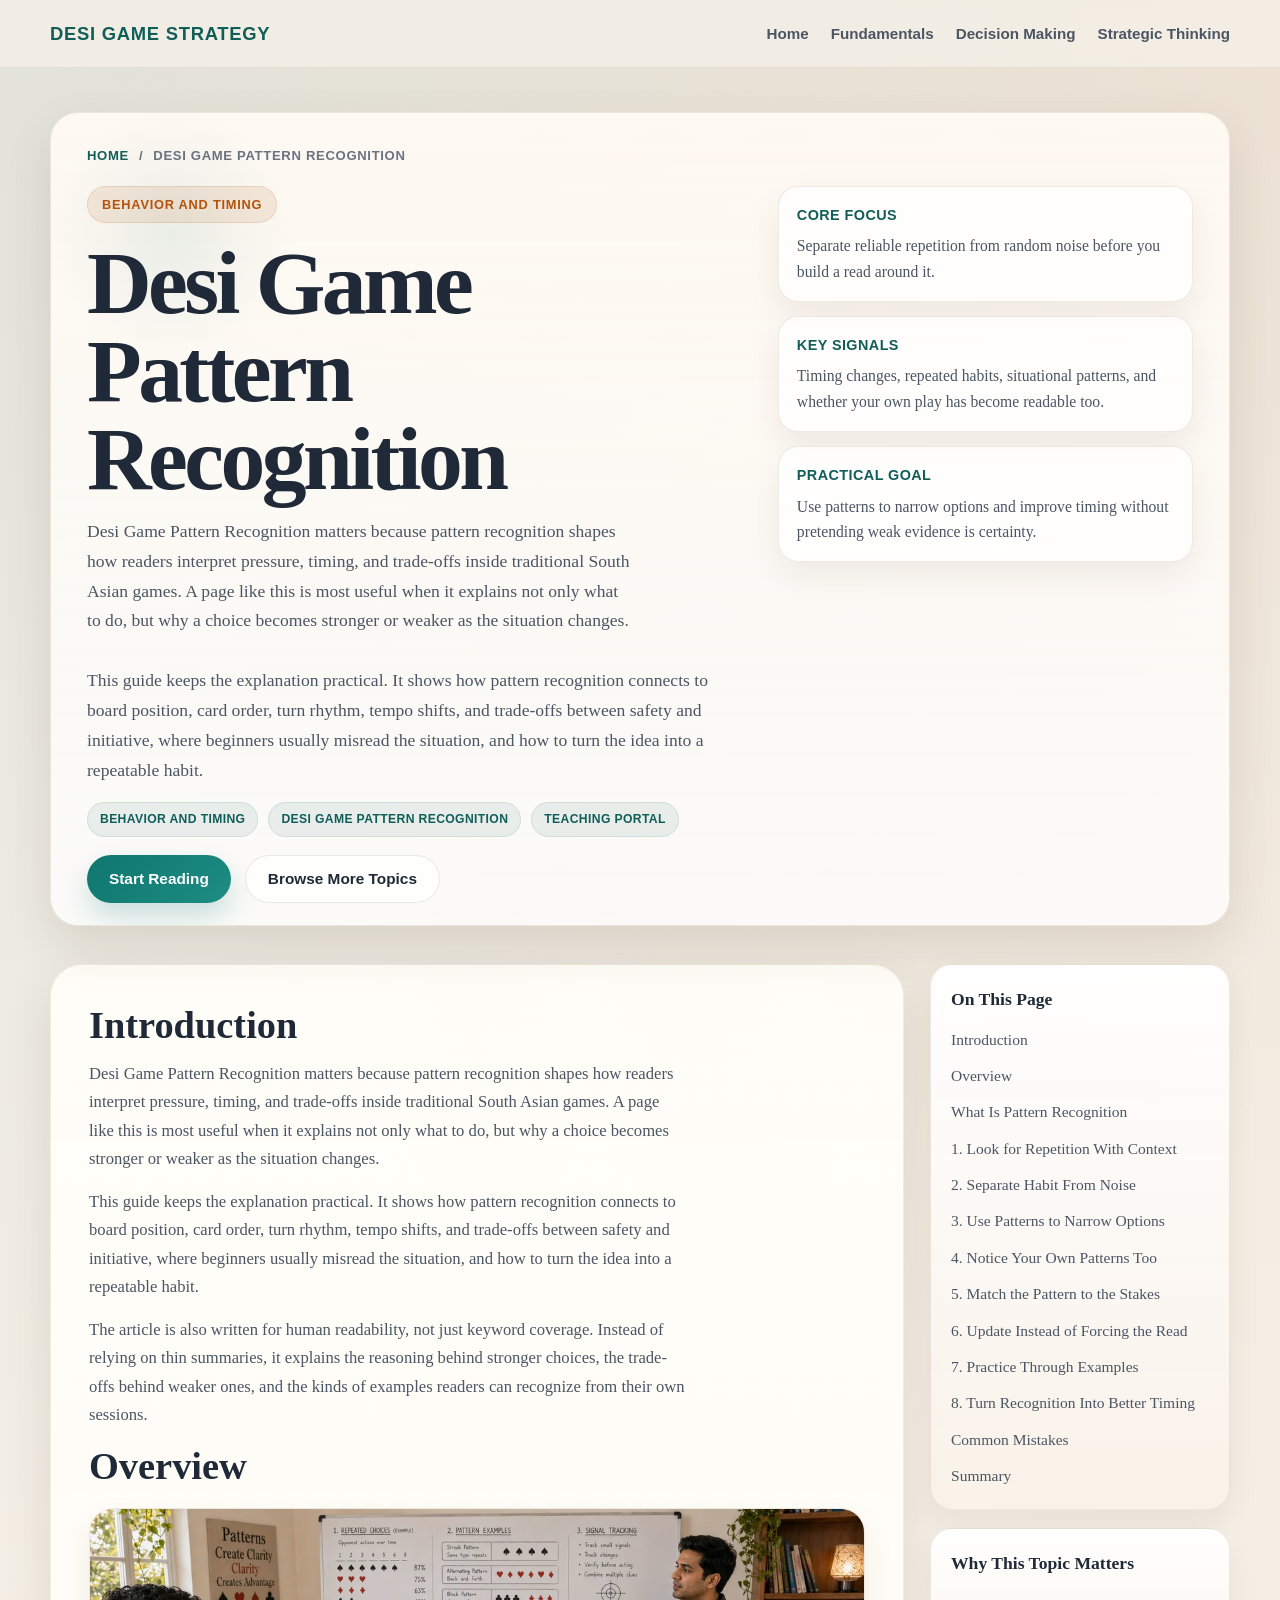
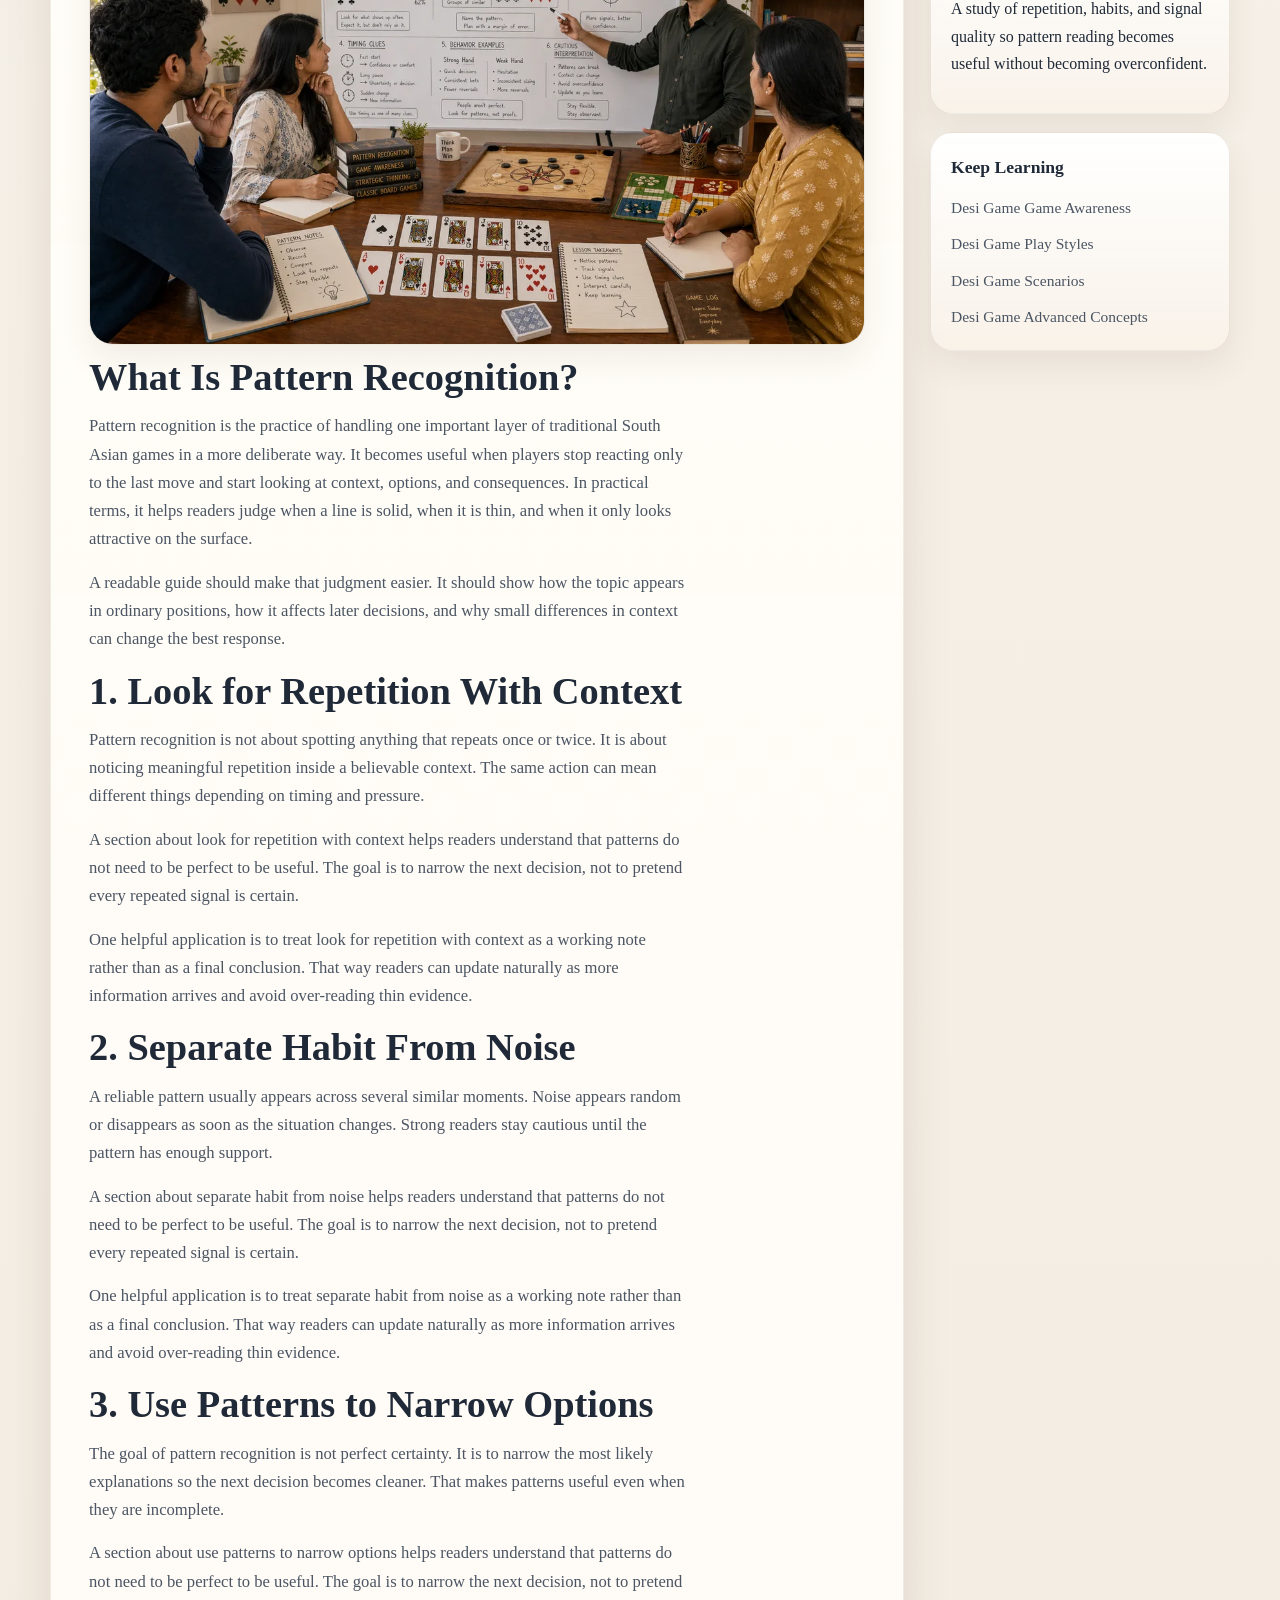
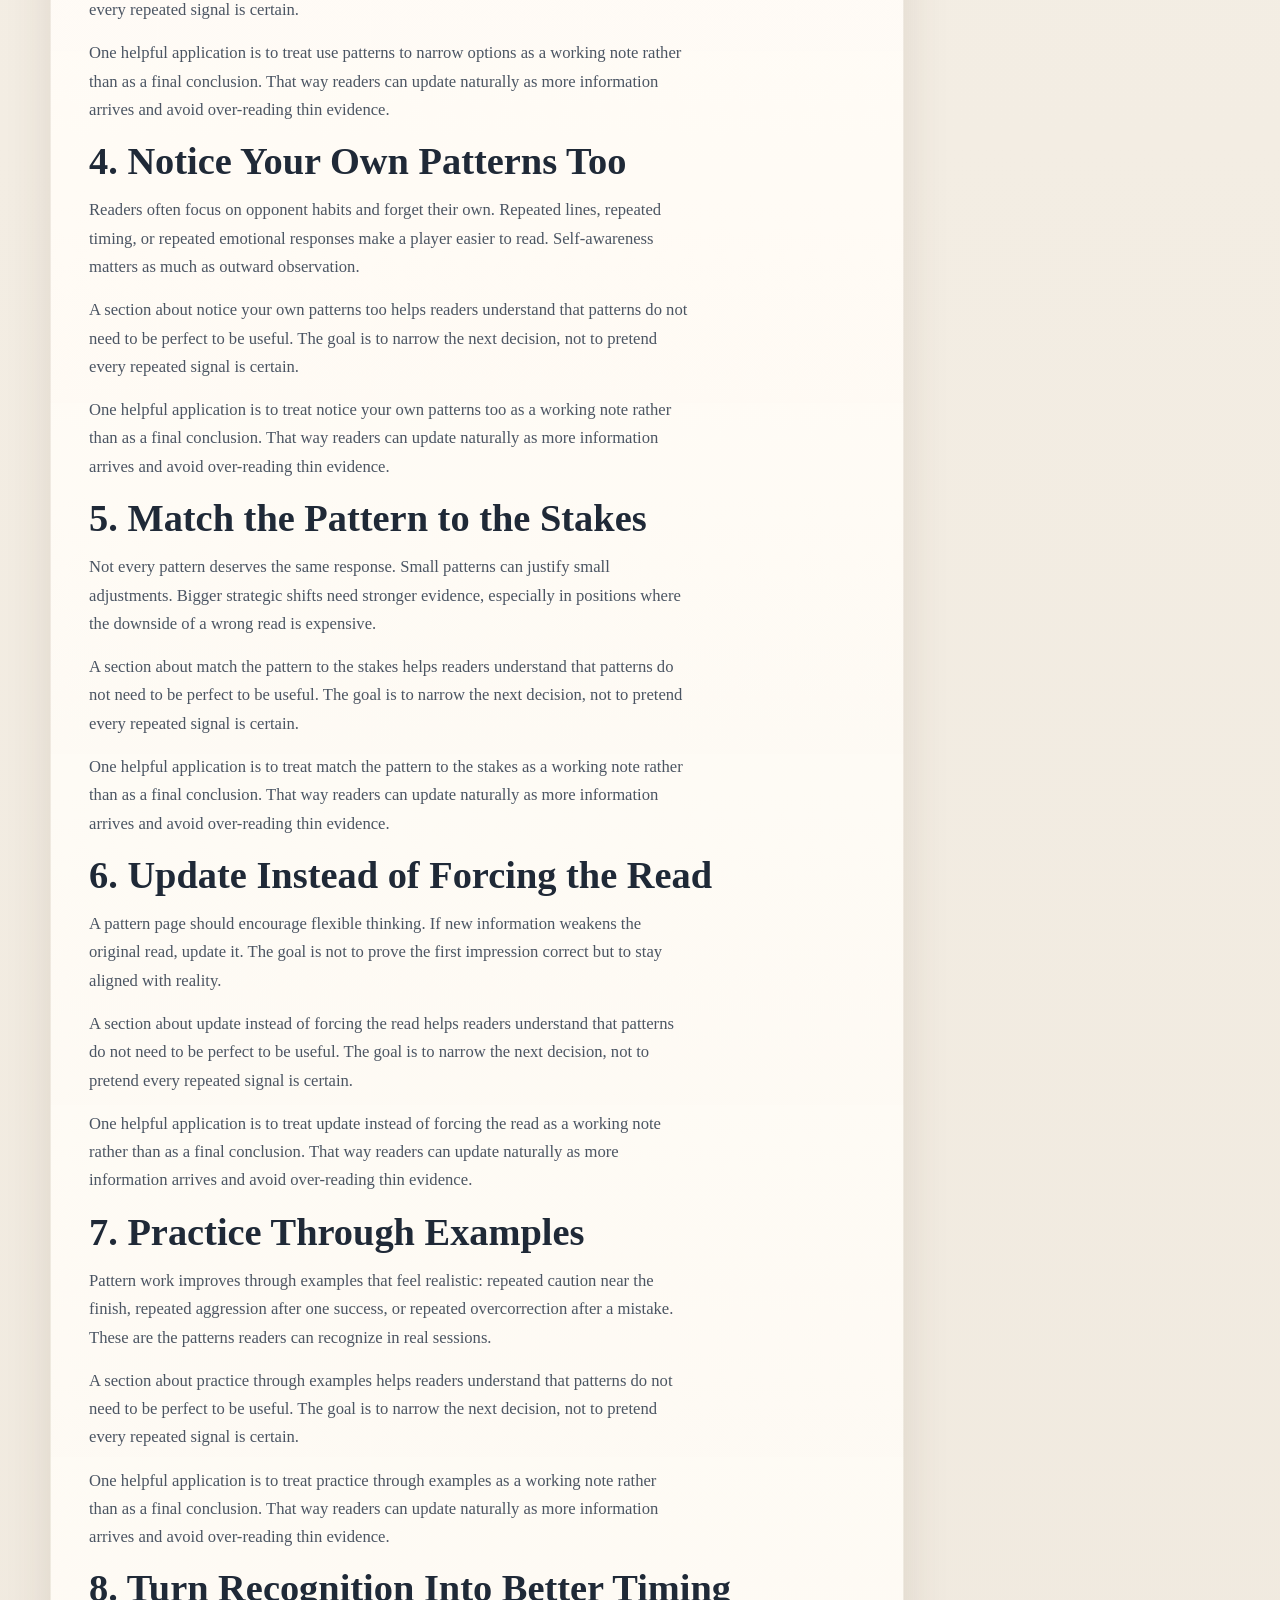
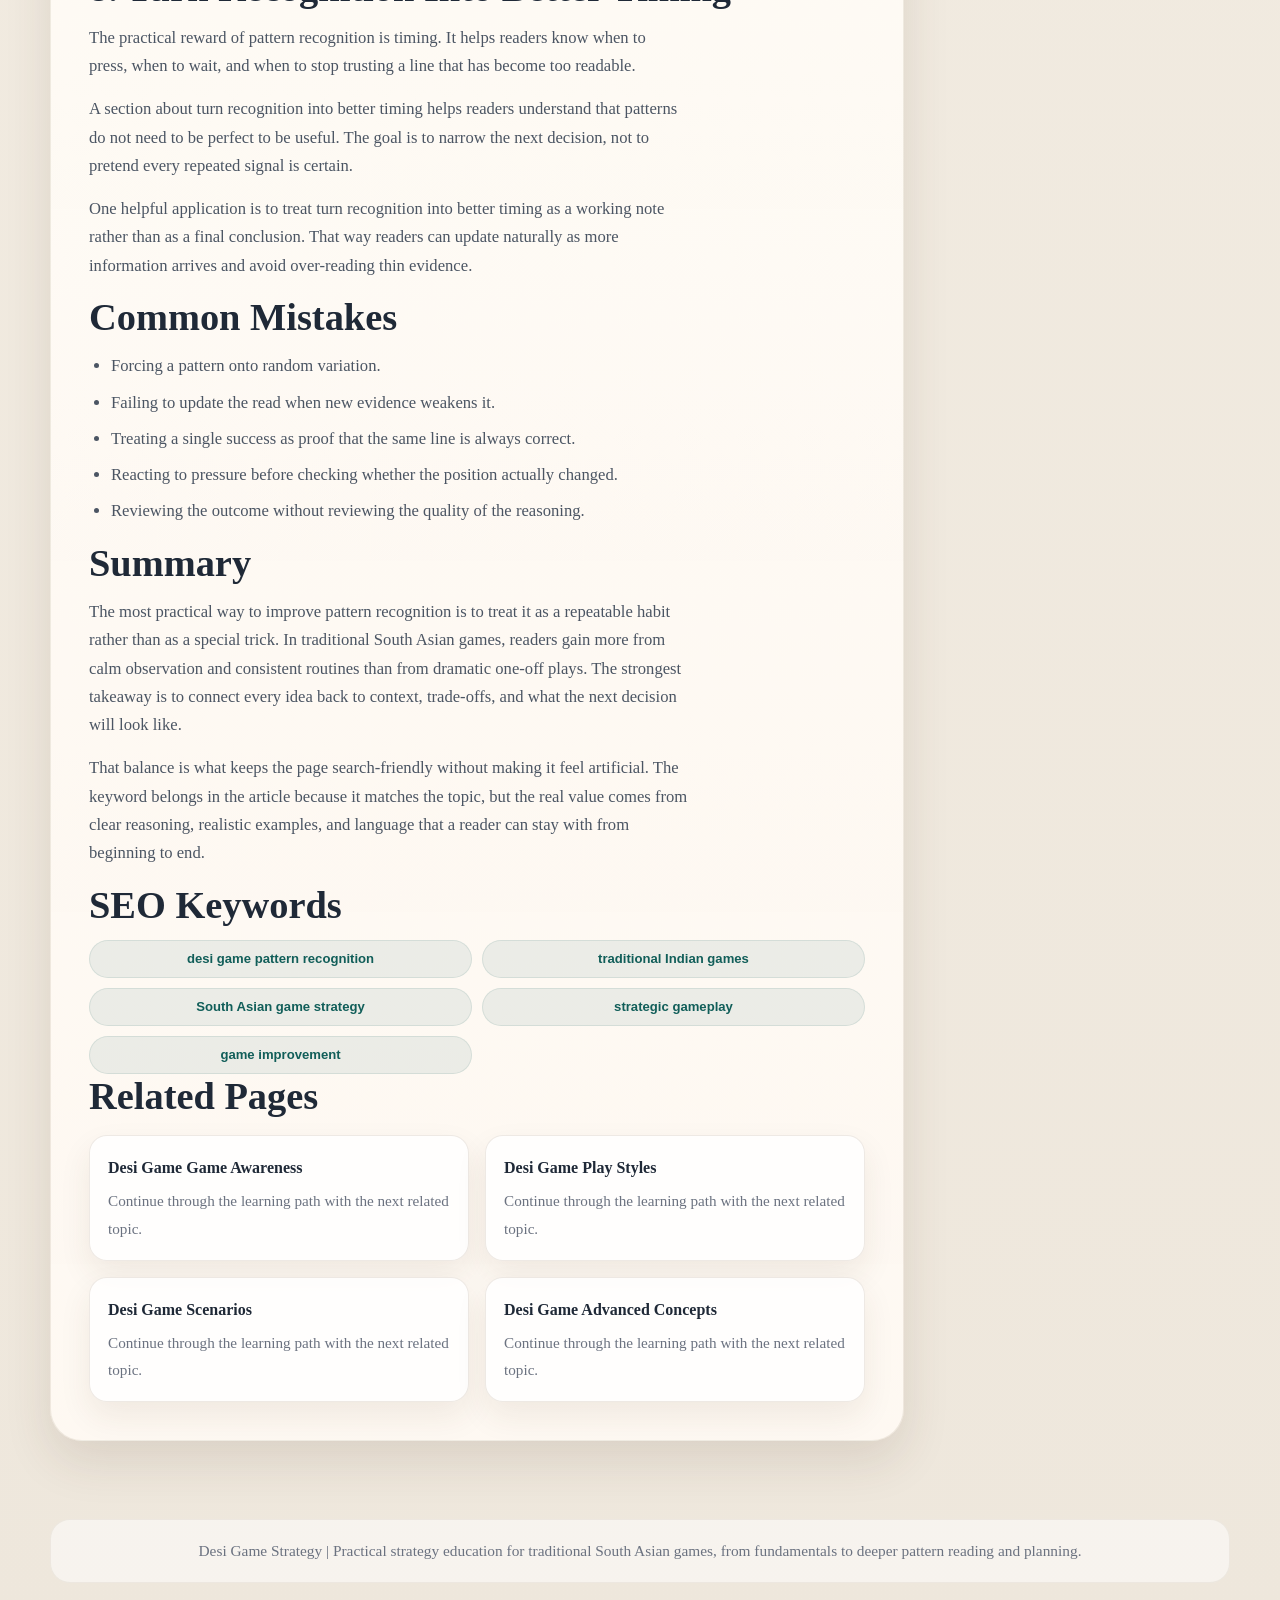
<file: pattern-recognition.html>
<!DOCTYPE html>
<html lang="en">
<head>
  <meta charset="UTF-8" />
  <meta name="viewport" content="width=device-width, initial-scale=1.0" />
  <title>Desi Game Pattern Recognition | Desi Game Strategy</title>
  <meta name="description" content="Desi Game Pattern Recognition matters because pattern recognition shapes how readers interpret pressure, timing, and trade-offs inside traditional South Asian games. A page..." />
  <meta name="keywords" content="desi game pattern recognition, traditional Indian games, South Asian game strategy, strategic gameplay, game improvement" />
  <link rel="stylesheet" href="./assets/css/index.css" />
</head>
<body>
  <header class="topbar">
    <div class="container">
      <div class="brand">Desi Game Strategy</div>
      <nav class="nav-links">
        <a href="./index.html">Home</a>
        <a href="./fundamentals.html">Fundamentals</a>
        <a href="./decision-making.html">Decision Making</a>
        <a href="./strategic-thinking.html">Strategic Thinking</a>
      </nav>
    </div>
  </header>

  <section class="hero page-hero page-hero--compact">
    <div class="container">
      <div class="page-hero-panel">
        <div class="breadcrumb"><a href="./index.html">Home</a><span>/</span><span>Desi Game Pattern Recognition</span></div>
        <div class="page-hero-head">
          <div class="page-hero-copy">
            <span class="page-kicker">Behavior And Timing</span>
            <h1>Desi Game Pattern Recognition</h1>
            <p class="page-hero-lead">Desi Game Pattern Recognition matters because pattern recognition shapes how readers interpret pressure, timing, and trade-offs inside traditional South Asian games. A page like this is most useful when it explains not only what to do, but why a choice becomes stronger or weaker as the situation changes.</p>
          </div>
          <div class="page-hero-notes">
            <div class="page-hero-note">
              <strong>Core Focus</strong>
              <span>Separate reliable repetition from random noise before you build a read around it.</span>
            </div>
            <div class="page-hero-note">
              <strong>Key Signals</strong>
              <span>Timing changes, repeated habits, situational patterns, and whether your own play has become readable too.</span>
            </div>
            <div class="page-hero-note">
              <strong>Practical Goal</strong>
              <span>Use patterns to narrow options and improve timing without pretending weak evidence is certainty.</span>
            </div>
          </div>
        </div>
        <div class="hero-summary hero-summary-compact"><p>This guide keeps the explanation practical. It shows how pattern recognition connects to board position, card order, turn rhythm, tempo shifts, and trade-offs between safety and initiative, where beginners usually misread the situation, and how to turn the idea into a repeatable habit.</p></div>
        <div class="hero-chip-row"><span class="chip">Behavior And Timing</span><span class="chip">desi game pattern recognition</span><span class="chip">Teaching Portal</span></div>
        <div class="hero-actions">
          <a class="cta-btn" href="#overview">Start Reading</a>
          <a class="ghost-btn" href="./index.html#topic-guides">Browse More Topics</a>
        </div>
      </div>
    </div>
  </section>

  <main class="content">
    <div class="container content-shell">
      <article class="article"><section class="article-section" id="introduction"><h2>Introduction</h2><p>Desi Game Pattern Recognition matters because pattern recognition shapes how readers interpret pressure, timing, and trade-offs inside traditional South Asian games. A page like this is most useful when it explains not only what to do, but why a choice becomes stronger or weaker as the situation changes.</p><p>This guide keeps the explanation practical. It shows how pattern recognition connects to board position, card order, turn rhythm, tempo shifts, and trade-offs between safety and initiative, where beginners usually misread the situation, and how to turn the idea into a repeatable habit.</p><p>The article is also written for human readability, not just keyword coverage. Instead of relying on thin summaries, it explains the reasoning behind stronger choices, the trade-offs behind weaker ones, and the kinds of examples readers can recognize from their own sessions.</p></section><section class="article-section" id="overview"><h2>Overview</h2><figure class="article-image"><img src="./assets/images/pattern-recognition.webp" alt="Desi Game Strategy pattern recognition illustration in a calm educational workspace" loading="lazy" /></figure></section><section class="article-section" id="what-is-pattern-recognition"><h2>What Is Pattern Recognition?</h2><p>Pattern recognition is the practice of handling one important layer of traditional South Asian games in a more deliberate way. It becomes useful when players stop reacting only to the last move and start looking at context, options, and consequences. In practical terms, it helps readers judge when a line is solid, when it is thin, and when it only looks attractive on the surface.</p><p>A readable guide should make that judgment easier. It should show how the topic appears in ordinary positions, how it affects later decisions, and why small differences in context can change the best response.</p></section><section class="article-section" id="1-look-for-repetition-with-context"><h2>1. Look for Repetition With Context</h2><p>Pattern recognition is not about spotting anything that repeats once or twice. It is about noticing meaningful repetition inside a believable context. The same action can mean different things depending on timing and pressure.</p><p>A section about look for repetition with context helps readers understand that patterns do not need to be perfect to be useful. The goal is to narrow the next decision, not to pretend every repeated signal is certain.</p><p>One helpful application is to treat look for repetition with context as a working note rather than as a final conclusion. That way readers can update naturally as more information arrives and avoid over-reading thin evidence.</p></section><section class="article-section" id="2-separate-habit-from-noise"><h2>2. Separate Habit From Noise</h2><p>A reliable pattern usually appears across several similar moments. Noise appears random or disappears as soon as the situation changes. Strong readers stay cautious until the pattern has enough support.</p><p>A section about separate habit from noise helps readers understand that patterns do not need to be perfect to be useful. The goal is to narrow the next decision, not to pretend every repeated signal is certain.</p><p>One helpful application is to treat separate habit from noise as a working note rather than as a final conclusion. That way readers can update naturally as more information arrives and avoid over-reading thin evidence.</p></section><section class="article-section" id="3-use-patterns-to-narrow-options"><h2>3. Use Patterns to Narrow Options</h2><p>The goal of pattern recognition is not perfect certainty. It is to narrow the most likely explanations so the next decision becomes cleaner. That makes patterns useful even when they are incomplete.</p><p>A section about use patterns to narrow options helps readers understand that patterns do not need to be perfect to be useful. The goal is to narrow the next decision, not to pretend every repeated signal is certain.</p><p>One helpful application is to treat use patterns to narrow options as a working note rather than as a final conclusion. That way readers can update naturally as more information arrives and avoid over-reading thin evidence.</p></section><section class="article-section" id="4-notice-your-own-patterns-too"><h2>4. Notice Your Own Patterns Too</h2><p>Readers often focus on opponent habits and forget their own. Repeated lines, repeated timing, or repeated emotional responses make a player easier to read. Self-awareness matters as much as outward observation.</p><p>A section about notice your own patterns too helps readers understand that patterns do not need to be perfect to be useful. The goal is to narrow the next decision, not to pretend every repeated signal is certain.</p><p>One helpful application is to treat notice your own patterns too as a working note rather than as a final conclusion. That way readers can update naturally as more information arrives and avoid over-reading thin evidence.</p></section><section class="article-section" id="5-match-the-pattern-to-the-stakes"><h2>5. Match the Pattern to the Stakes</h2><p>Not every pattern deserves the same response. Small patterns can justify small adjustments. Bigger strategic shifts need stronger evidence, especially in positions where the downside of a wrong read is expensive.</p><p>A section about match the pattern to the stakes helps readers understand that patterns do not need to be perfect to be useful. The goal is to narrow the next decision, not to pretend every repeated signal is certain.</p><p>One helpful application is to treat match the pattern to the stakes as a working note rather than as a final conclusion. That way readers can update naturally as more information arrives and avoid over-reading thin evidence.</p></section><section class="article-section" id="6-update-instead-of-forcing-the-read"><h2>6. Update Instead of Forcing the Read</h2><p>A pattern page should encourage flexible thinking. If new information weakens the original read, update it. The goal is not to prove the first impression correct but to stay aligned with reality.</p><p>A section about update instead of forcing the read helps readers understand that patterns do not need to be perfect to be useful. The goal is to narrow the next decision, not to pretend every repeated signal is certain.</p><p>One helpful application is to treat update instead of forcing the read as a working note rather than as a final conclusion. That way readers can update naturally as more information arrives and avoid over-reading thin evidence.</p></section><section class="article-section" id="7-practice-through-examples"><h2>7. Practice Through Examples</h2><p>Pattern work improves through examples that feel realistic: repeated caution near the finish, repeated aggression after one success, or repeated overcorrection after a mistake. These are the patterns readers can recognize in real sessions.</p><p>A section about practice through examples helps readers understand that patterns do not need to be perfect to be useful. The goal is to narrow the next decision, not to pretend every repeated signal is certain.</p><p>One helpful application is to treat practice through examples as a working note rather than as a final conclusion. That way readers can update naturally as more information arrives and avoid over-reading thin evidence.</p></section><section class="article-section" id="8-turn-recognition-into-better-timing"><h2>8. Turn Recognition Into Better Timing</h2><p>The practical reward of pattern recognition is timing. It helps readers know when to press, when to wait, and when to stop trusting a line that has become too readable.</p><p>A section about turn recognition into better timing helps readers understand that patterns do not need to be perfect to be useful. The goal is to narrow the next decision, not to pretend every repeated signal is certain.</p><p>One helpful application is to treat turn recognition into better timing as a working note rather than as a final conclusion. That way readers can update naturally as more information arrives and avoid over-reading thin evidence.</p></section><section class="article-section" id="common-mistakes"><h2>Common Mistakes</h2><ul><li>Forcing a pattern onto random variation.</li><li>Failing to update the read when new evidence weakens it.</li><li>Treating a single success as proof that the same line is always correct.</li><li>Reacting to pressure before checking whether the position actually changed.</li><li>Reviewing the outcome without reviewing the quality of the reasoning.</li></ul></section><section class="article-section" id="summary"><h2>Summary</h2><p class="article-lead">The most practical way to improve pattern recognition is to treat it as a repeatable habit rather than as a special trick. In traditional South Asian games, readers gain more from calm observation and consistent routines than from dramatic one-off plays. The strongest takeaway is to connect every idea back to context, trade-offs, and what the next decision will look like.</p><p>That balance is what keeps the page search-friendly without making it feel artificial. The keyword belongs in the article because it matches the topic, but the real value comes from clear reasoning, realistic examples, and language that a reader can stay with from beginning to end.</p></section><section class="article-section" id="seo-keywords"><h2>SEO Keywords</h2><div class="keyword-list"><span class="keyword-pill">desi game pattern recognition</span><span class="keyword-pill">traditional Indian games</span><span class="keyword-pill">South Asian game strategy</span><span class="keyword-pill">strategic gameplay</span><span class="keyword-pill">game improvement</span></div></section><section class="article-section" id="related-pages"><h2>Related Pages</h2><div class="related-grid"><a class="related-card" href="./game-awareness.html"><strong>Desi Game Game Awareness</strong><span>Continue through the learning path with the next related topic.</span></a><a class="related-card" href="./play-styles.html"><strong>Desi Game Play Styles</strong><span>Continue through the learning path with the next related topic.</span></a><a class="related-card" href="./scenarios.html"><strong>Desi Game Scenarios</strong><span>Continue through the learning path with the next related topic.</span></a><a class="related-card" href="./advanced-concepts.html"><strong>Desi Game Advanced Concepts</strong><span>Continue through the learning path with the next related topic.</span></a></div></section></article>
      <aside class="sidebar-stack">
        <section class="sidebar-card">
          <h3>On This Page</h3>
          <div class="toc-list"><a href="#introduction">Introduction</a><a href="#overview">Overview</a><a href="#what-is-pattern-recognition">What Is Pattern Recognition</a><a href="#1-look-for-repetition-with-context">1. Look for Repetition With Context</a><a href="#2-separate-habit-from-noise">2. Separate Habit From Noise</a><a href="#3-use-patterns-to-narrow-options">3. Use Patterns to Narrow Options</a><a href="#4-notice-your-own-patterns-too">4. Notice Your Own Patterns Too</a><a href="#5-match-the-pattern-to-the-stakes">5. Match the Pattern to the Stakes</a><a href="#6-update-instead-of-forcing-the-read">6. Update Instead of Forcing the Read</a><a href="#7-practice-through-examples">7. Practice Through Examples</a><a href="#8-turn-recognition-into-better-timing">8. Turn Recognition Into Better Timing</a><a href="#common-mistakes">Common Mistakes</a><a href="#summary">Summary</a></div>
        </section>
        <section class="sidebar-card">
          <h3>Why This Topic Matters</h3>
          <p>A study of repetition, habits, and signal quality so pattern reading becomes useful without becoming overconfident.</p>
        </section>
        <section class="sidebar-card">
          <h3>Keep Learning</h3>
          <div class="related-list"><a href="./game-awareness.html">Desi Game Game Awareness</a><a href="./play-styles.html">Desi Game Play Styles</a><a href="./scenarios.html">Desi Game Scenarios</a><a href="./advanced-concepts.html">Desi Game Advanced Concepts</a></div>
        </section>
      </aside>
    </div>
  </main>

  <footer class="footer">
    <div class="container">
      Desi Game Strategy | Practical strategy education for traditional South Asian games, from fundamentals to deeper pattern reading and planning.
    </div>
  </footer>
</body>
</html>
</file>
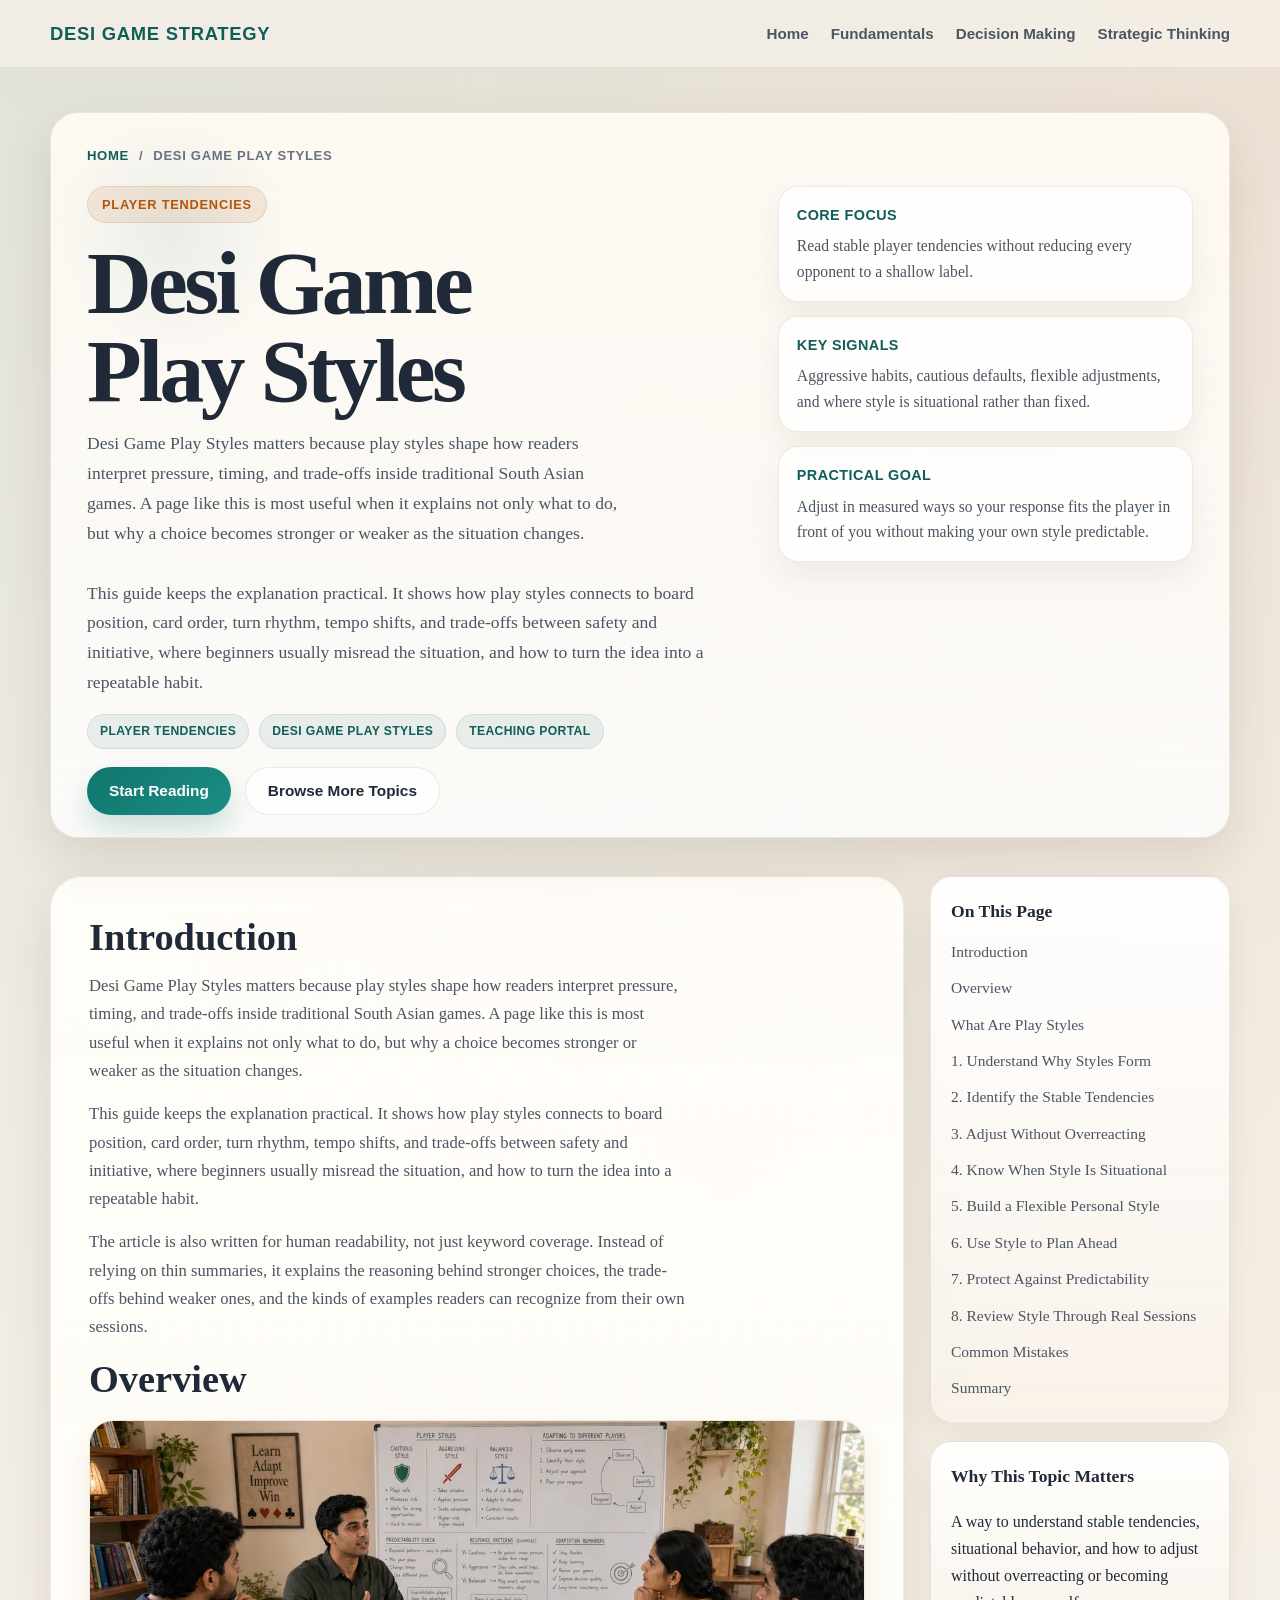
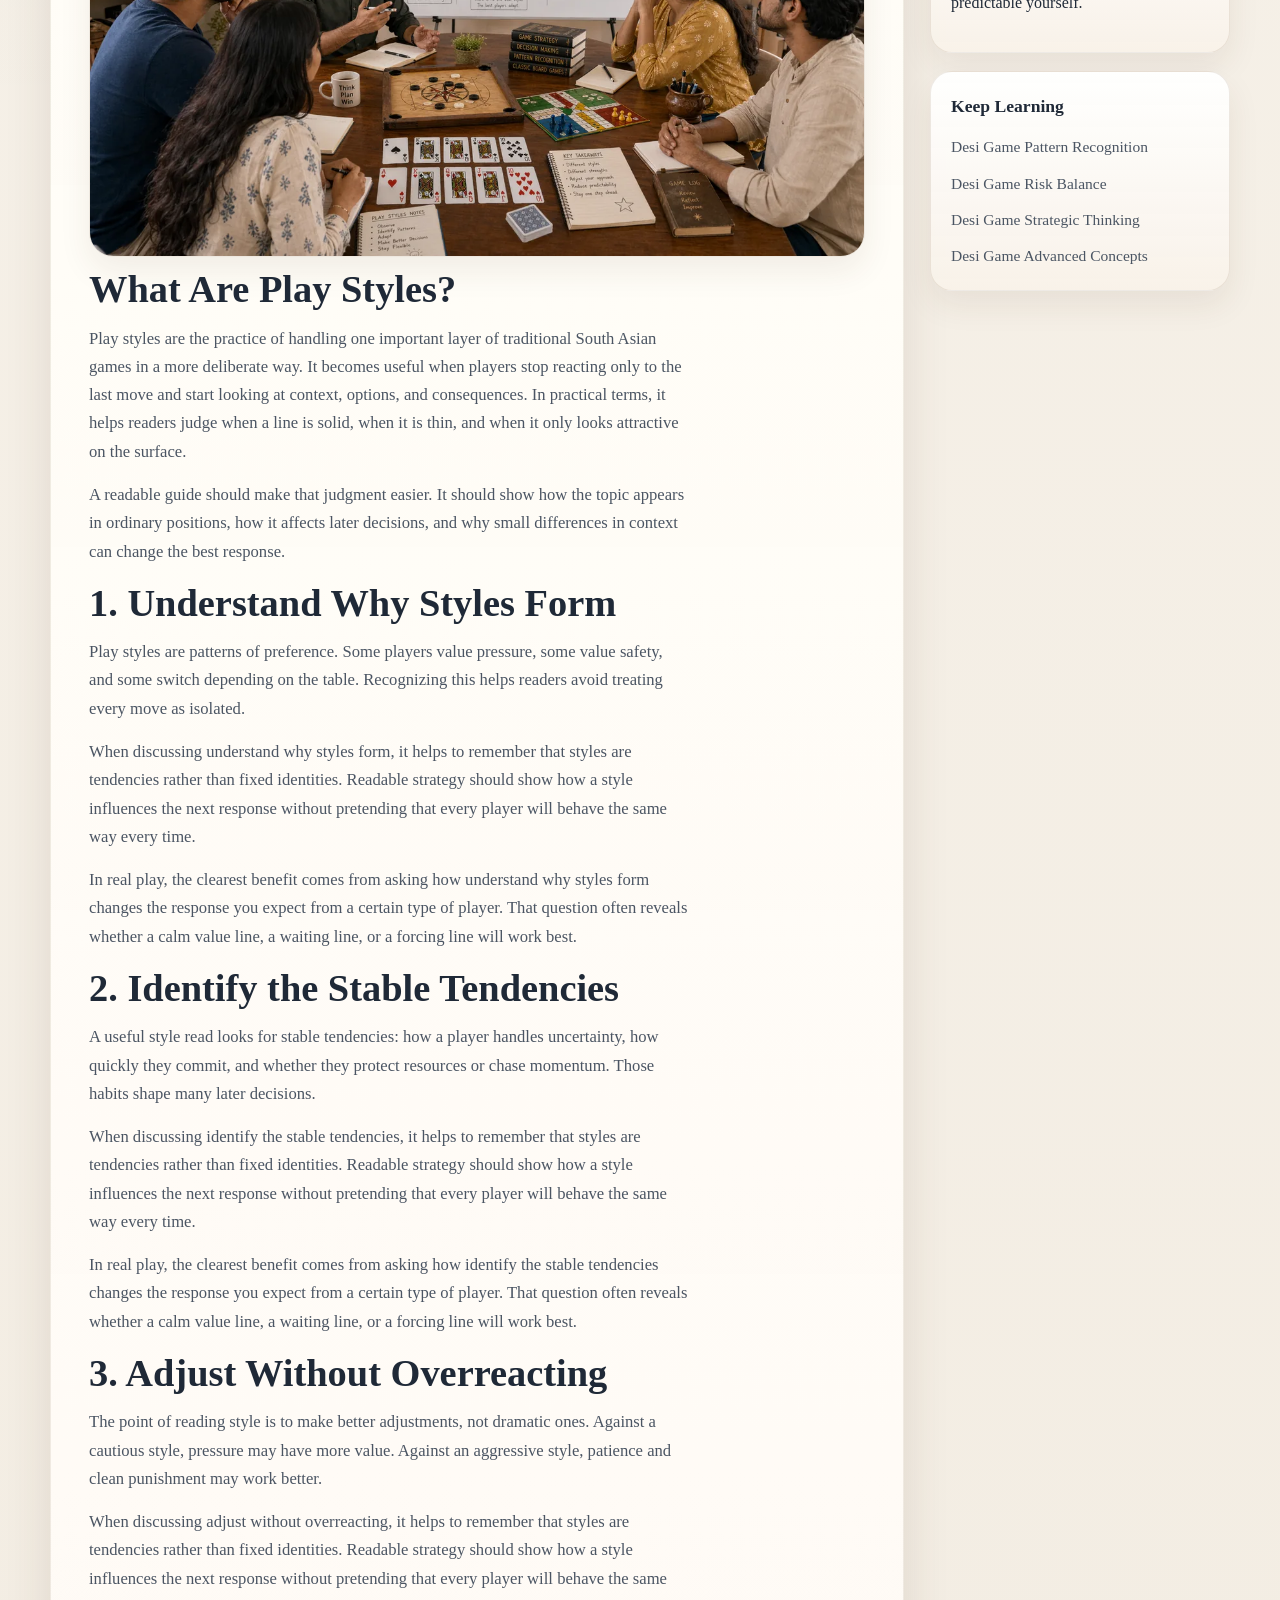
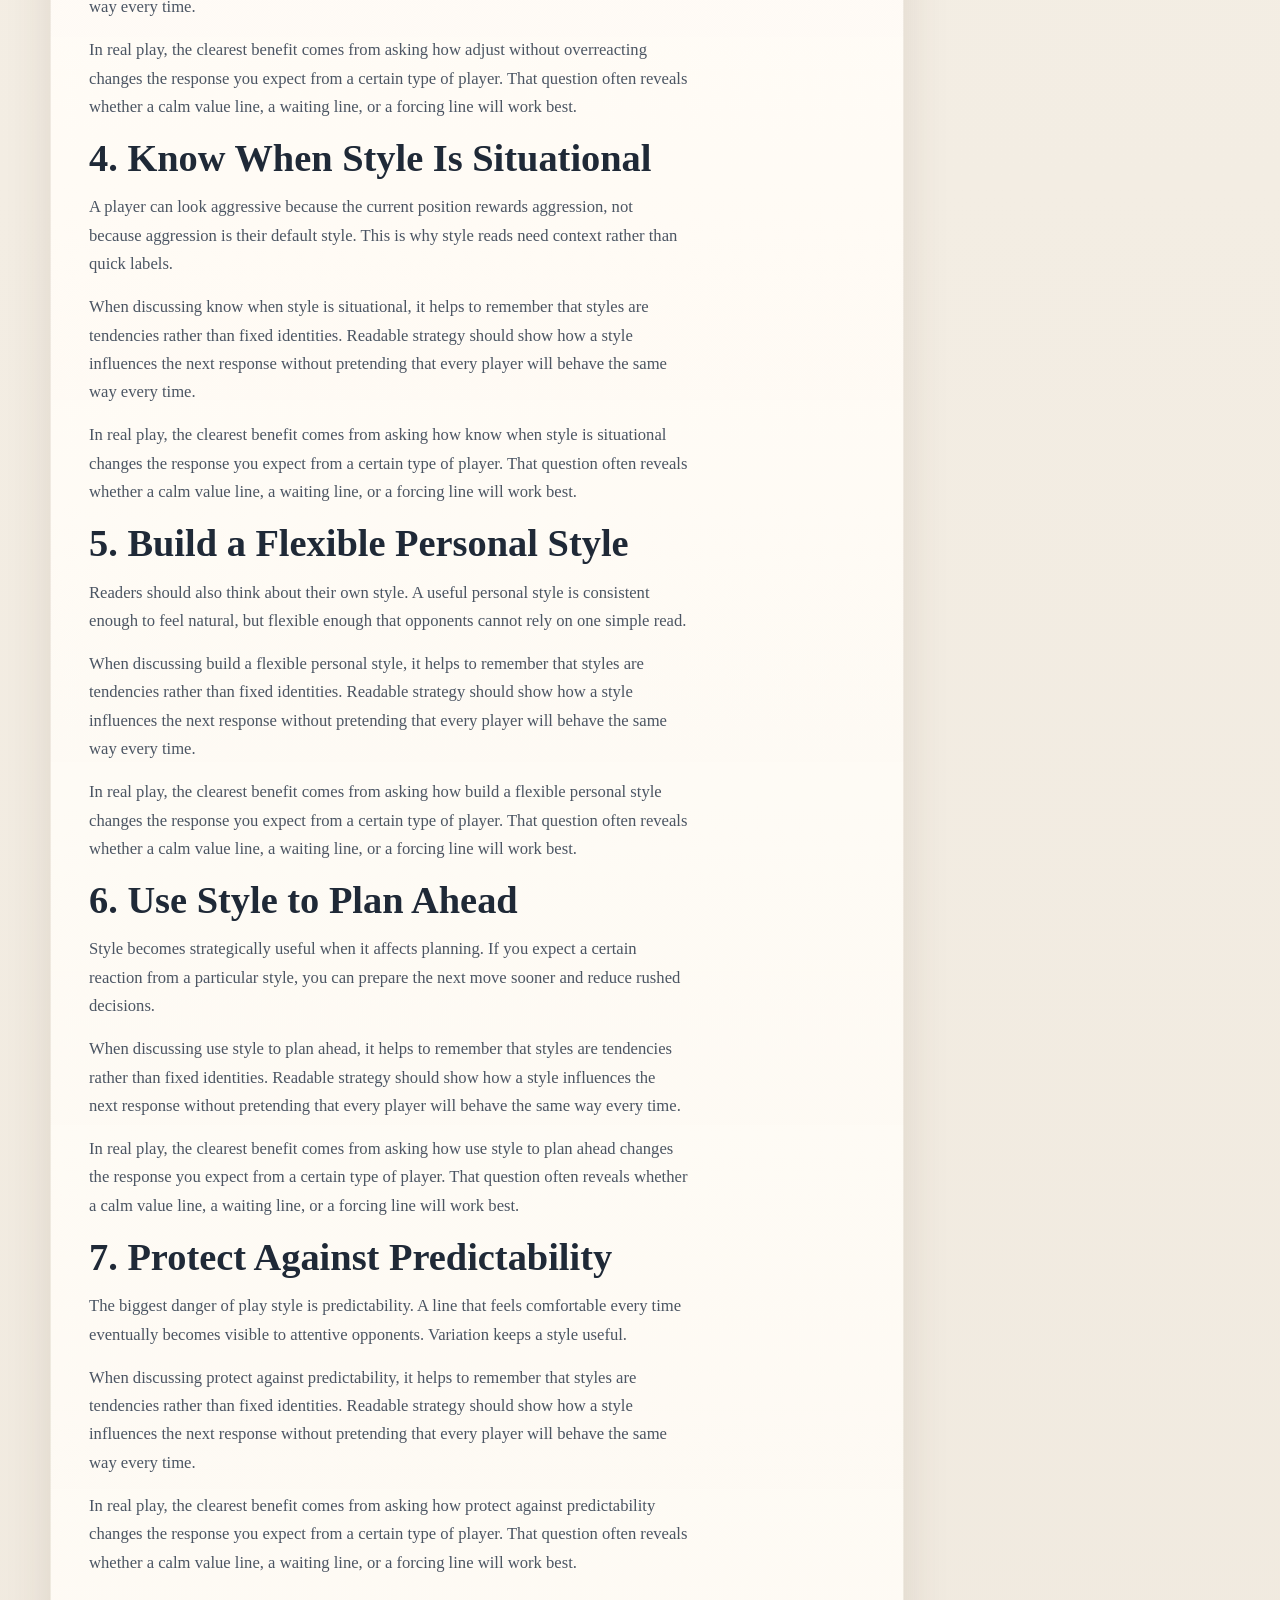
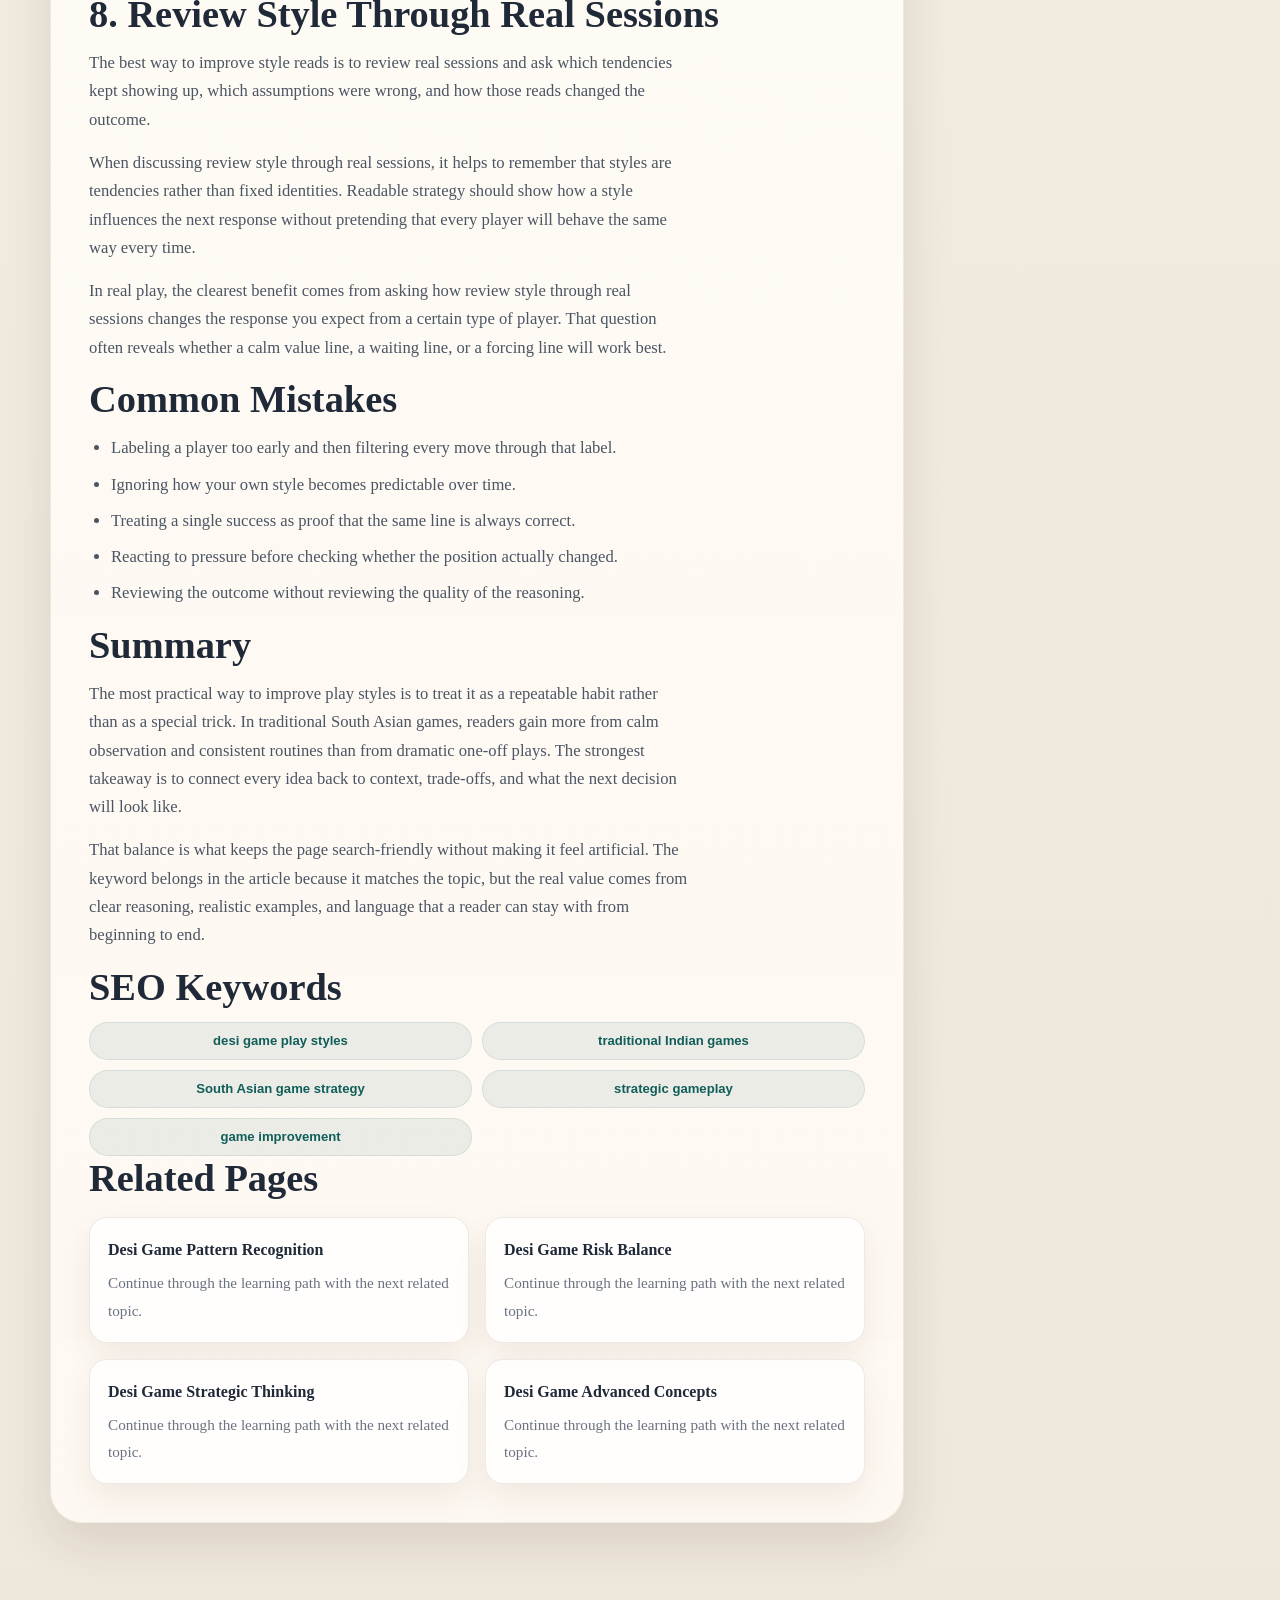
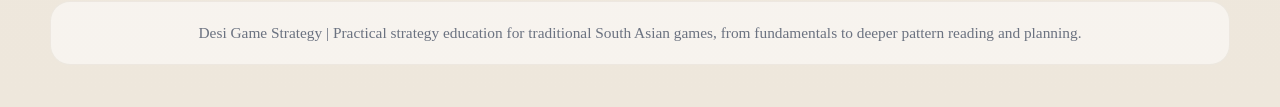
<file: play-styles.html>
<!DOCTYPE html>
<html lang="en">
<head>
  <meta charset="UTF-8" />
  <meta name="viewport" content="width=device-width, initial-scale=1.0" />
  <title>Desi Game Play Styles | Desi Game Strategy</title>
  <meta name="description" content="Desi Game Play Styles matters because play styles shape how readers interpret pressure, timing, and trade-offs inside traditional South Asian games. A page like this is most..." />
  <meta name="keywords" content="desi game play styles, traditional Indian games, South Asian game strategy, strategic gameplay, game improvement" />
  <link rel="stylesheet" href="./assets/css/index.css" />
</head>
<body>
  <header class="topbar">
    <div class="container">
      <div class="brand">Desi Game Strategy</div>
      <nav class="nav-links">
        <a href="./index.html">Home</a>
        <a href="./fundamentals.html">Fundamentals</a>
        <a href="./decision-making.html">Decision Making</a>
        <a href="./strategic-thinking.html">Strategic Thinking</a>
      </nav>
    </div>
  </header>

  <section class="hero page-hero page-hero--compact">
    <div class="container">
      <div class="page-hero-panel">
        <div class="breadcrumb"><a href="./index.html">Home</a><span>/</span><span>Desi Game Play Styles</span></div>
        <div class="page-hero-head">
          <div class="page-hero-copy">
            <span class="page-kicker">Player Tendencies</span>
            <h1>Desi Game Play Styles</h1>
            <p class="page-hero-lead">Desi Game Play Styles matters because play styles shape how readers interpret pressure, timing, and trade-offs inside traditional South Asian games. A page like this is most useful when it explains not only what to do, but why a choice becomes stronger or weaker as the situation changes.</p>
          </div>
          <div class="page-hero-notes">
            <div class="page-hero-note">
              <strong>Core Focus</strong>
              <span>Read stable player tendencies without reducing every opponent to a shallow label.</span>
            </div>
            <div class="page-hero-note">
              <strong>Key Signals</strong>
              <span>Aggressive habits, cautious defaults, flexible adjustments, and where style is situational rather than fixed.</span>
            </div>
            <div class="page-hero-note">
              <strong>Practical Goal</strong>
              <span>Adjust in measured ways so your response fits the player in front of you without making your own style predictable.</span>
            </div>
          </div>
        </div>
        <div class="hero-summary hero-summary-compact"><p>This guide keeps the explanation practical. It shows how play styles connects to board position, card order, turn rhythm, tempo shifts, and trade-offs between safety and initiative, where beginners usually misread the situation, and how to turn the idea into a repeatable habit.</p></div>
        <div class="hero-chip-row"><span class="chip">Player Tendencies</span><span class="chip">desi game play styles</span><span class="chip">Teaching Portal</span></div>
        <div class="hero-actions">
          <a class="cta-btn" href="#overview">Start Reading</a>
          <a class="ghost-btn" href="./index.html#topic-guides">Browse More Topics</a>
        </div>
      </div>
    </div>
  </section>

  <main class="content">
    <div class="container content-shell">
      <article class="article"><section class="article-section" id="introduction"><h2>Introduction</h2><p>Desi Game Play Styles matters because play styles shape how readers interpret pressure, timing, and trade-offs inside traditional South Asian games. A page like this is most useful when it explains not only what to do, but why a choice becomes stronger or weaker as the situation changes.</p><p>This guide keeps the explanation practical. It shows how play styles connects to board position, card order, turn rhythm, tempo shifts, and trade-offs between safety and initiative, where beginners usually misread the situation, and how to turn the idea into a repeatable habit.</p><p>The article is also written for human readability, not just keyword coverage. Instead of relying on thin summaries, it explains the reasoning behind stronger choices, the trade-offs behind weaker ones, and the kinds of examples readers can recognize from their own sessions.</p></section><section class="article-section" id="overview"><h2>Overview</h2><figure class="article-image"><img src="./assets/images/play-styles.webp" alt="Desi Game Strategy play styles illustration in a calm educational workspace" loading="lazy" /></figure></section><section class="article-section" id="what-are-play-styles"><h2>What Are Play Styles?</h2><p>Play styles are the practice of handling one important layer of traditional South Asian games in a more deliberate way. It becomes useful when players stop reacting only to the last move and start looking at context, options, and consequences. In practical terms, it helps readers judge when a line is solid, when it is thin, and when it only looks attractive on the surface.</p><p>A readable guide should make that judgment easier. It should show how the topic appears in ordinary positions, how it affects later decisions, and why small differences in context can change the best response.</p></section><section class="article-section" id="1-understand-why-styles-form"><h2>1. Understand Why Styles Form</h2><p>Play styles are patterns of preference. Some players value pressure, some value safety, and some switch depending on the table. Recognizing this helps readers avoid treating every move as isolated.</p><p>When discussing understand why styles form, it helps to remember that styles are tendencies rather than fixed identities. Readable strategy should show how a style influences the next response without pretending that every player will behave the same way every time.</p><p>In real play, the clearest benefit comes from asking how understand why styles form changes the response you expect from a certain type of player. That question often reveals whether a calm value line, a waiting line, or a forcing line will work best.</p></section><section class="article-section" id="2-identify-the-stable-tendencies"><h2>2. Identify the Stable Tendencies</h2><p>A useful style read looks for stable tendencies: how a player handles uncertainty, how quickly they commit, and whether they protect resources or chase momentum. Those habits shape many later decisions.</p><p>When discussing identify the stable tendencies, it helps to remember that styles are tendencies rather than fixed identities. Readable strategy should show how a style influences the next response without pretending that every player will behave the same way every time.</p><p>In real play, the clearest benefit comes from asking how identify the stable tendencies changes the response you expect from a certain type of player. That question often reveals whether a calm value line, a waiting line, or a forcing line will work best.</p></section><section class="article-section" id="3-adjust-without-overreacting"><h2>3. Adjust Without Overreacting</h2><p>The point of reading style is to make better adjustments, not dramatic ones. Against a cautious style, pressure may have more value. Against an aggressive style, patience and clean punishment may work better.</p><p>When discussing adjust without overreacting, it helps to remember that styles are tendencies rather than fixed identities. Readable strategy should show how a style influences the next response without pretending that every player will behave the same way every time.</p><p>In real play, the clearest benefit comes from asking how adjust without overreacting changes the response you expect from a certain type of player. That question often reveals whether a calm value line, a waiting line, or a forcing line will work best.</p></section><section class="article-section" id="4-know-when-style-is-situational"><h2>4. Know When Style Is Situational</h2><p>A player can look aggressive because the current position rewards aggression, not because aggression is their default style. This is why style reads need context rather than quick labels.</p><p>When discussing know when style is situational, it helps to remember that styles are tendencies rather than fixed identities. Readable strategy should show how a style influences the next response without pretending that every player will behave the same way every time.</p><p>In real play, the clearest benefit comes from asking how know when style is situational changes the response you expect from a certain type of player. That question often reveals whether a calm value line, a waiting line, or a forcing line will work best.</p></section><section class="article-section" id="5-build-a-flexible-personal-style"><h2>5. Build a Flexible Personal Style</h2><p>Readers should also think about their own style. A useful personal style is consistent enough to feel natural, but flexible enough that opponents cannot rely on one simple read.</p><p>When discussing build a flexible personal style, it helps to remember that styles are tendencies rather than fixed identities. Readable strategy should show how a style influences the next response without pretending that every player will behave the same way every time.</p><p>In real play, the clearest benefit comes from asking how build a flexible personal style changes the response you expect from a certain type of player. That question often reveals whether a calm value line, a waiting line, or a forcing line will work best.</p></section><section class="article-section" id="6-use-style-to-plan-ahead"><h2>6. Use Style to Plan Ahead</h2><p>Style becomes strategically useful when it affects planning. If you expect a certain reaction from a particular style, you can prepare the next move sooner and reduce rushed decisions.</p><p>When discussing use style to plan ahead, it helps to remember that styles are tendencies rather than fixed identities. Readable strategy should show how a style influences the next response without pretending that every player will behave the same way every time.</p><p>In real play, the clearest benefit comes from asking how use style to plan ahead changes the response you expect from a certain type of player. That question often reveals whether a calm value line, a waiting line, or a forcing line will work best.</p></section><section class="article-section" id="7-protect-against-predictability"><h2>7. Protect Against Predictability</h2><p>The biggest danger of play style is predictability. A line that feels comfortable every time eventually becomes visible to attentive opponents. Variation keeps a style useful.</p><p>When discussing protect against predictability, it helps to remember that styles are tendencies rather than fixed identities. Readable strategy should show how a style influences the next response without pretending that every player will behave the same way every time.</p><p>In real play, the clearest benefit comes from asking how protect against predictability changes the response you expect from a certain type of player. That question often reveals whether a calm value line, a waiting line, or a forcing line will work best.</p></section><section class="article-section" id="8-review-style-through-real-sessions"><h2>8. Review Style Through Real Sessions</h2><p>The best way to improve style reads is to review real sessions and ask which tendencies kept showing up, which assumptions were wrong, and how those reads changed the outcome.</p><p>When discussing review style through real sessions, it helps to remember that styles are tendencies rather than fixed identities. Readable strategy should show how a style influences the next response without pretending that every player will behave the same way every time.</p><p>In real play, the clearest benefit comes from asking how review style through real sessions changes the response you expect from a certain type of player. That question often reveals whether a calm value line, a waiting line, or a forcing line will work best.</p></section><section class="article-section" id="common-mistakes"><h2>Common Mistakes</h2><ul><li>Labeling a player too early and then filtering every move through that label.</li><li>Ignoring how your own style becomes predictable over time.</li><li>Treating a single success as proof that the same line is always correct.</li><li>Reacting to pressure before checking whether the position actually changed.</li><li>Reviewing the outcome without reviewing the quality of the reasoning.</li></ul></section><section class="article-section" id="summary"><h2>Summary</h2><p class="article-lead">The most practical way to improve play styles is to treat it as a repeatable habit rather than as a special trick. In traditional South Asian games, readers gain more from calm observation and consistent routines than from dramatic one-off plays. The strongest takeaway is to connect every idea back to context, trade-offs, and what the next decision will look like.</p><p>That balance is what keeps the page search-friendly without making it feel artificial. The keyword belongs in the article because it matches the topic, but the real value comes from clear reasoning, realistic examples, and language that a reader can stay with from beginning to end.</p></section><section class="article-section" id="seo-keywords"><h2>SEO Keywords</h2><div class="keyword-list"><span class="keyword-pill">desi game play styles</span><span class="keyword-pill">traditional Indian games</span><span class="keyword-pill">South Asian game strategy</span><span class="keyword-pill">strategic gameplay</span><span class="keyword-pill">game improvement</span></div></section><section class="article-section" id="related-pages"><h2>Related Pages</h2><div class="related-grid"><a class="related-card" href="./pattern-recognition.html"><strong>Desi Game Pattern Recognition</strong><span>Continue through the learning path with the next related topic.</span></a><a class="related-card" href="./risk-balance.html"><strong>Desi Game Risk Balance</strong><span>Continue through the learning path with the next related topic.</span></a><a class="related-card" href="./strategic-thinking.html"><strong>Desi Game Strategic Thinking</strong><span>Continue through the learning path with the next related topic.</span></a><a class="related-card" href="./advanced-concepts.html"><strong>Desi Game Advanced Concepts</strong><span>Continue through the learning path with the next related topic.</span></a></div></section></article>
      <aside class="sidebar-stack">
        <section class="sidebar-card">
          <h3>On This Page</h3>
          <div class="toc-list"><a href="#introduction">Introduction</a><a href="#overview">Overview</a><a href="#what-are-play-styles">What Are Play Styles</a><a href="#1-understand-why-styles-form">1. Understand Why Styles Form</a><a href="#2-identify-the-stable-tendencies">2. Identify the Stable Tendencies</a><a href="#3-adjust-without-overreacting">3. Adjust Without Overreacting</a><a href="#4-know-when-style-is-situational">4. Know When Style Is Situational</a><a href="#5-build-a-flexible-personal-style">5. Build a Flexible Personal Style</a><a href="#6-use-style-to-plan-ahead">6. Use Style to Plan Ahead</a><a href="#7-protect-against-predictability">7. Protect Against Predictability</a><a href="#8-review-style-through-real-sessions">8. Review Style Through Real Sessions</a><a href="#common-mistakes">Common Mistakes</a><a href="#summary">Summary</a></div>
        </section>
        <section class="sidebar-card">
          <h3>Why This Topic Matters</h3>
          <p>A way to understand stable tendencies, situational behavior, and how to adjust without overreacting or becoming predictable yourself.</p>
        </section>
        <section class="sidebar-card">
          <h3>Keep Learning</h3>
          <div class="related-list"><a href="./pattern-recognition.html">Desi Game Pattern Recognition</a><a href="./risk-balance.html">Desi Game Risk Balance</a><a href="./strategic-thinking.html">Desi Game Strategic Thinking</a><a href="./advanced-concepts.html">Desi Game Advanced Concepts</a></div>
        </section>
      </aside>
    </div>
  </main>

  <footer class="footer">
    <div class="container">
      Desi Game Strategy | Practical strategy education for traditional South Asian games, from fundamentals to deeper pattern reading and planning.
    </div>
  </footer>
</body>
</html>
</file>
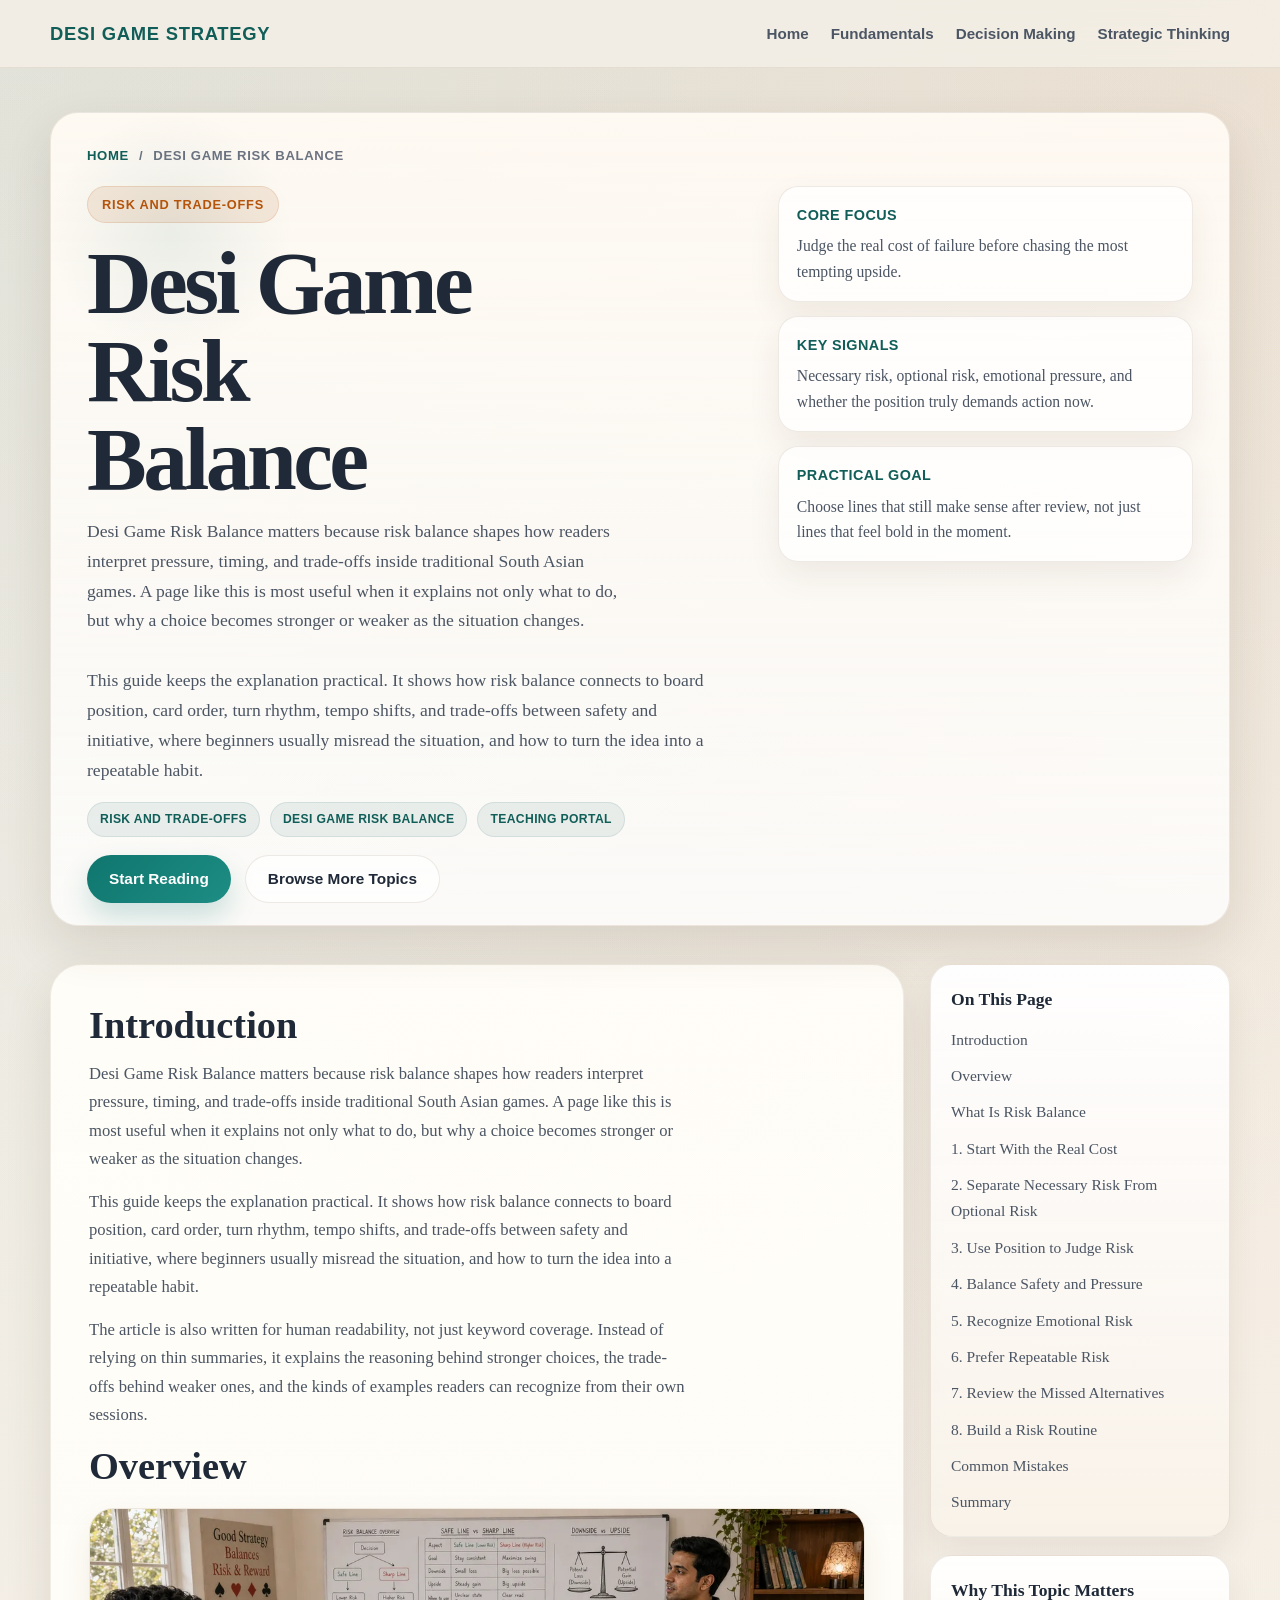
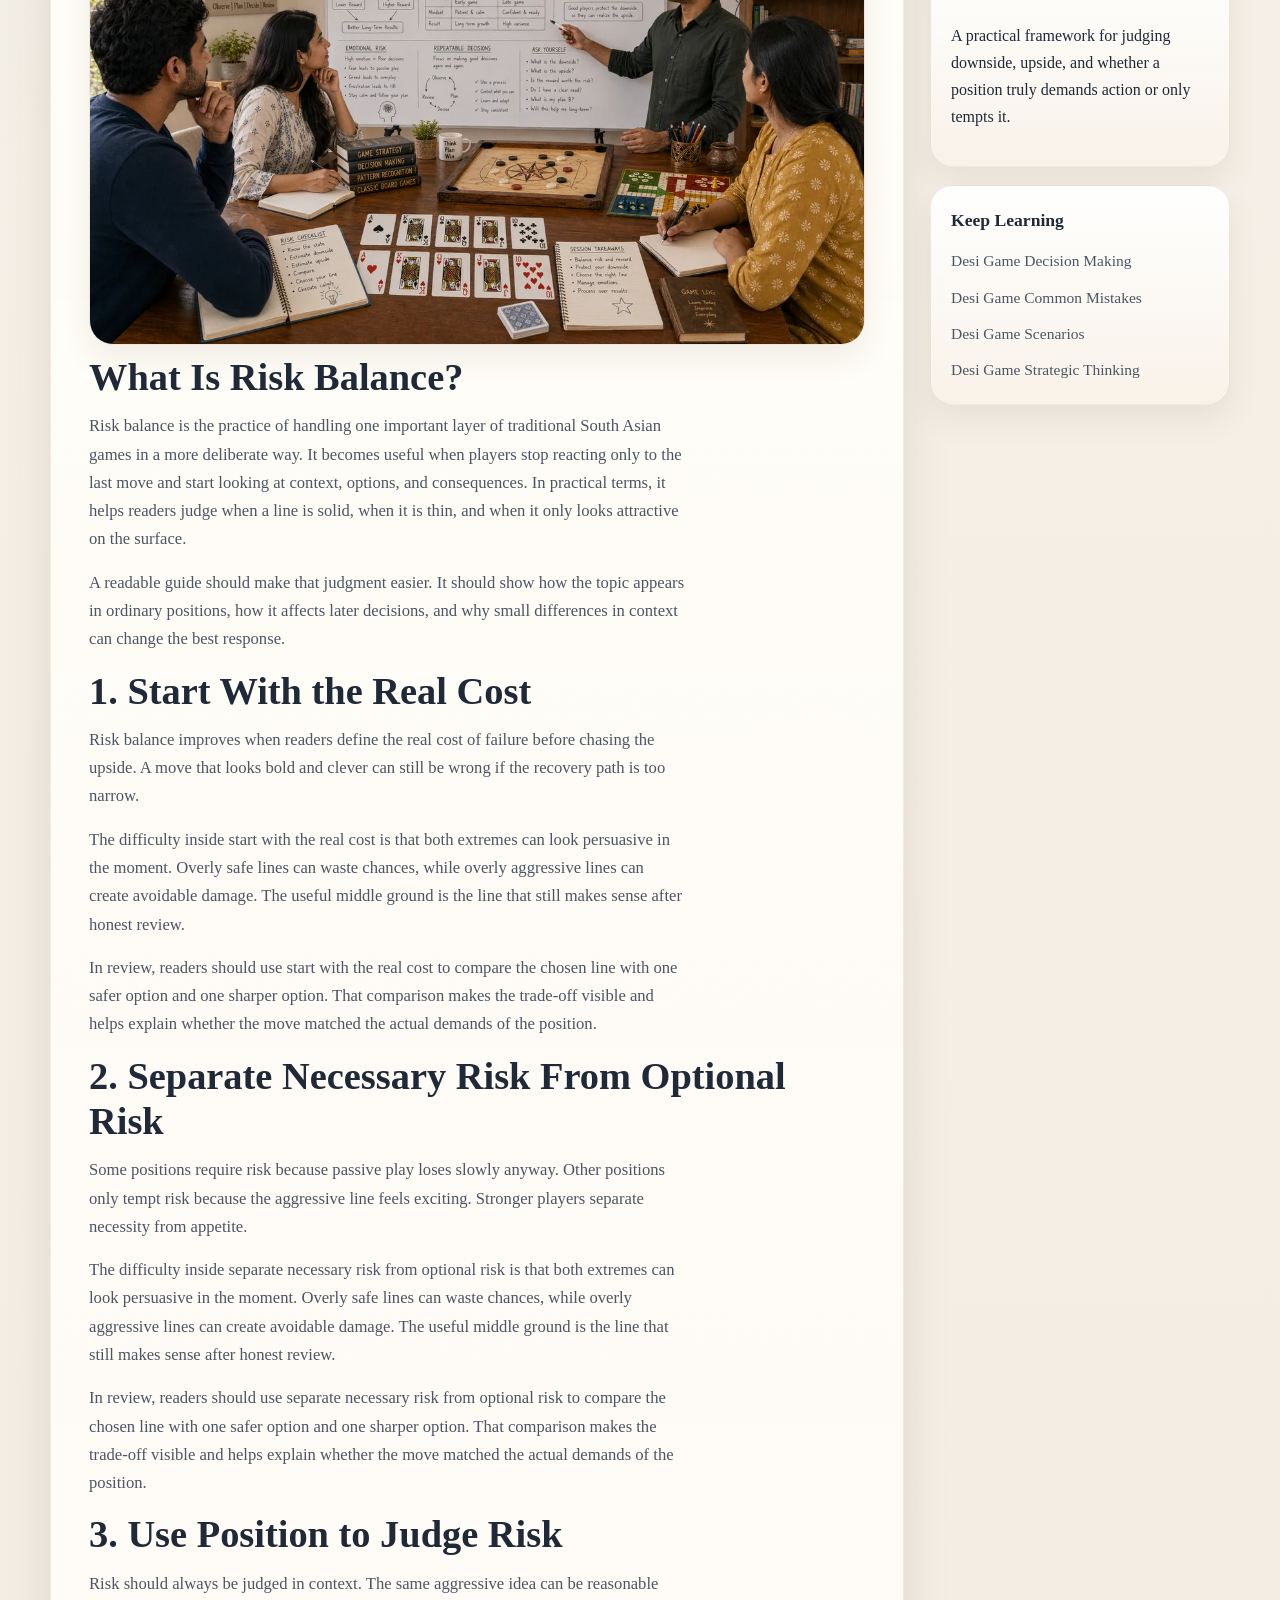
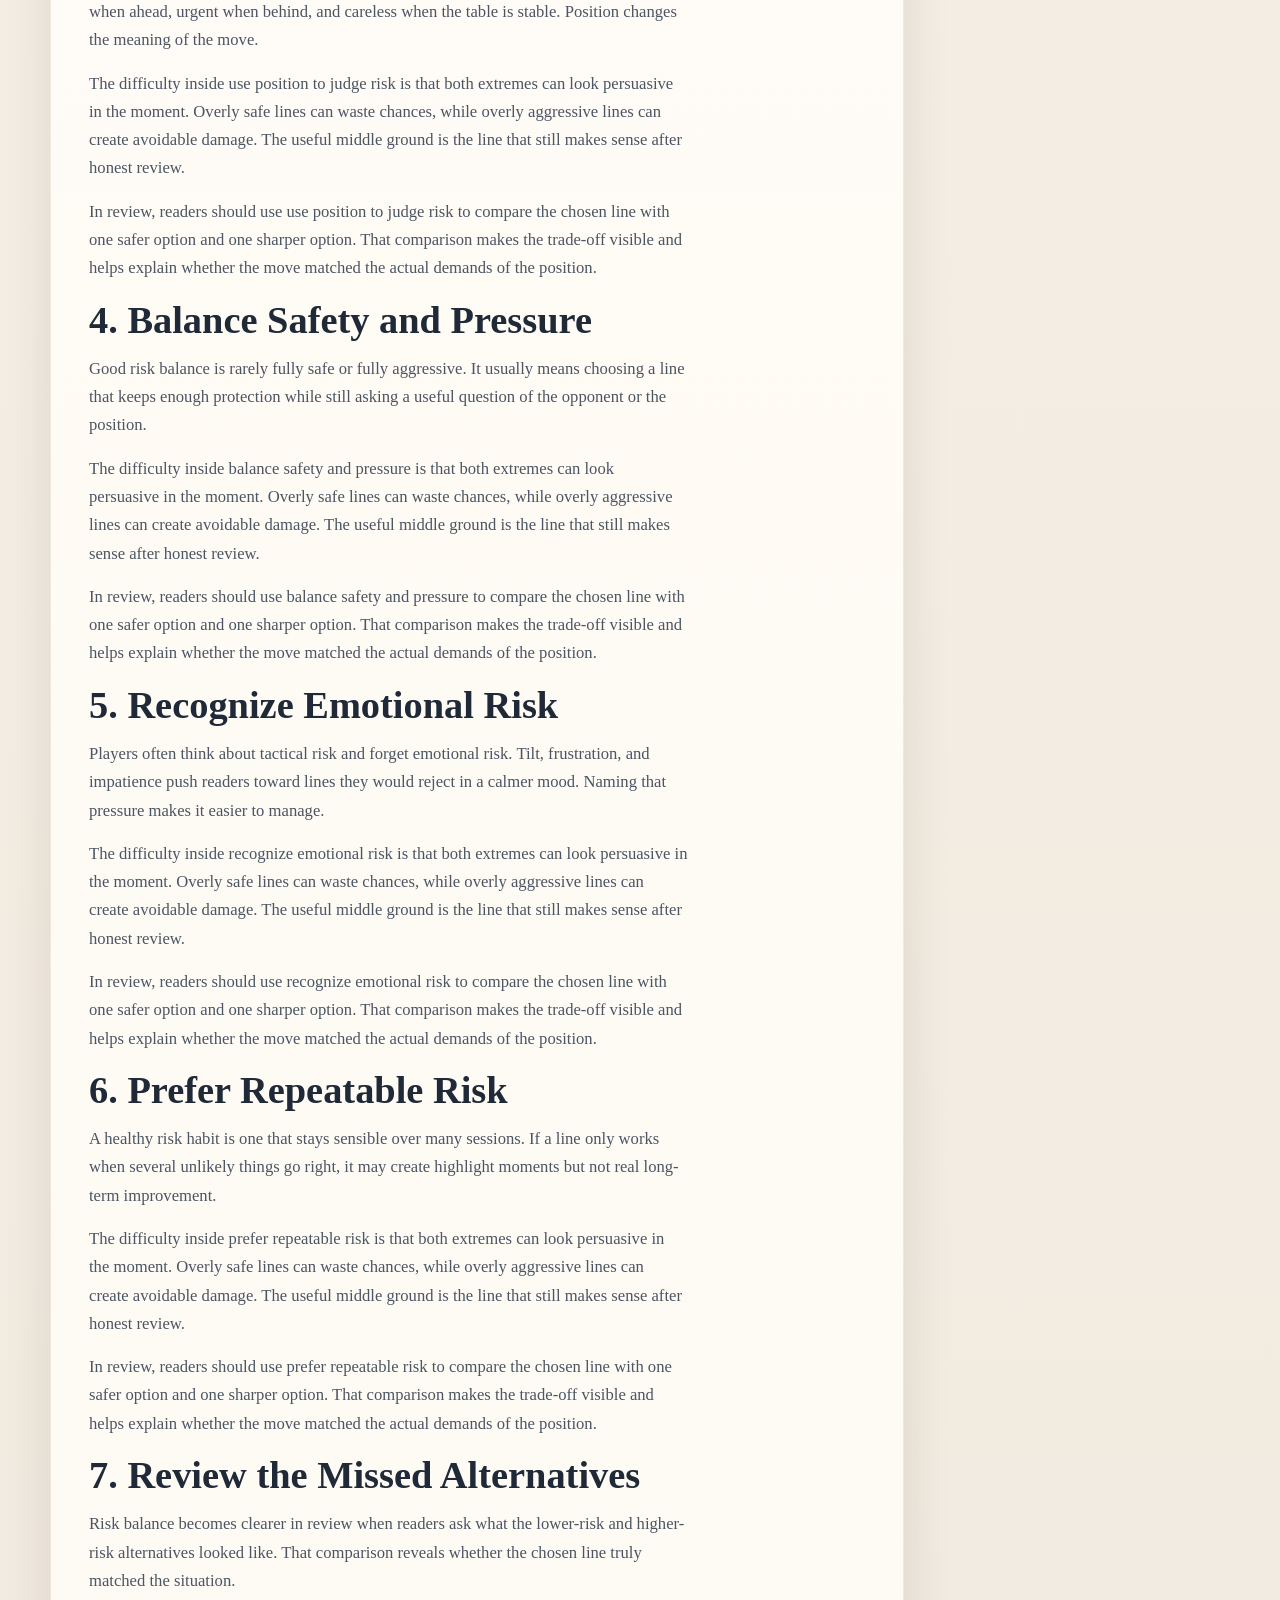
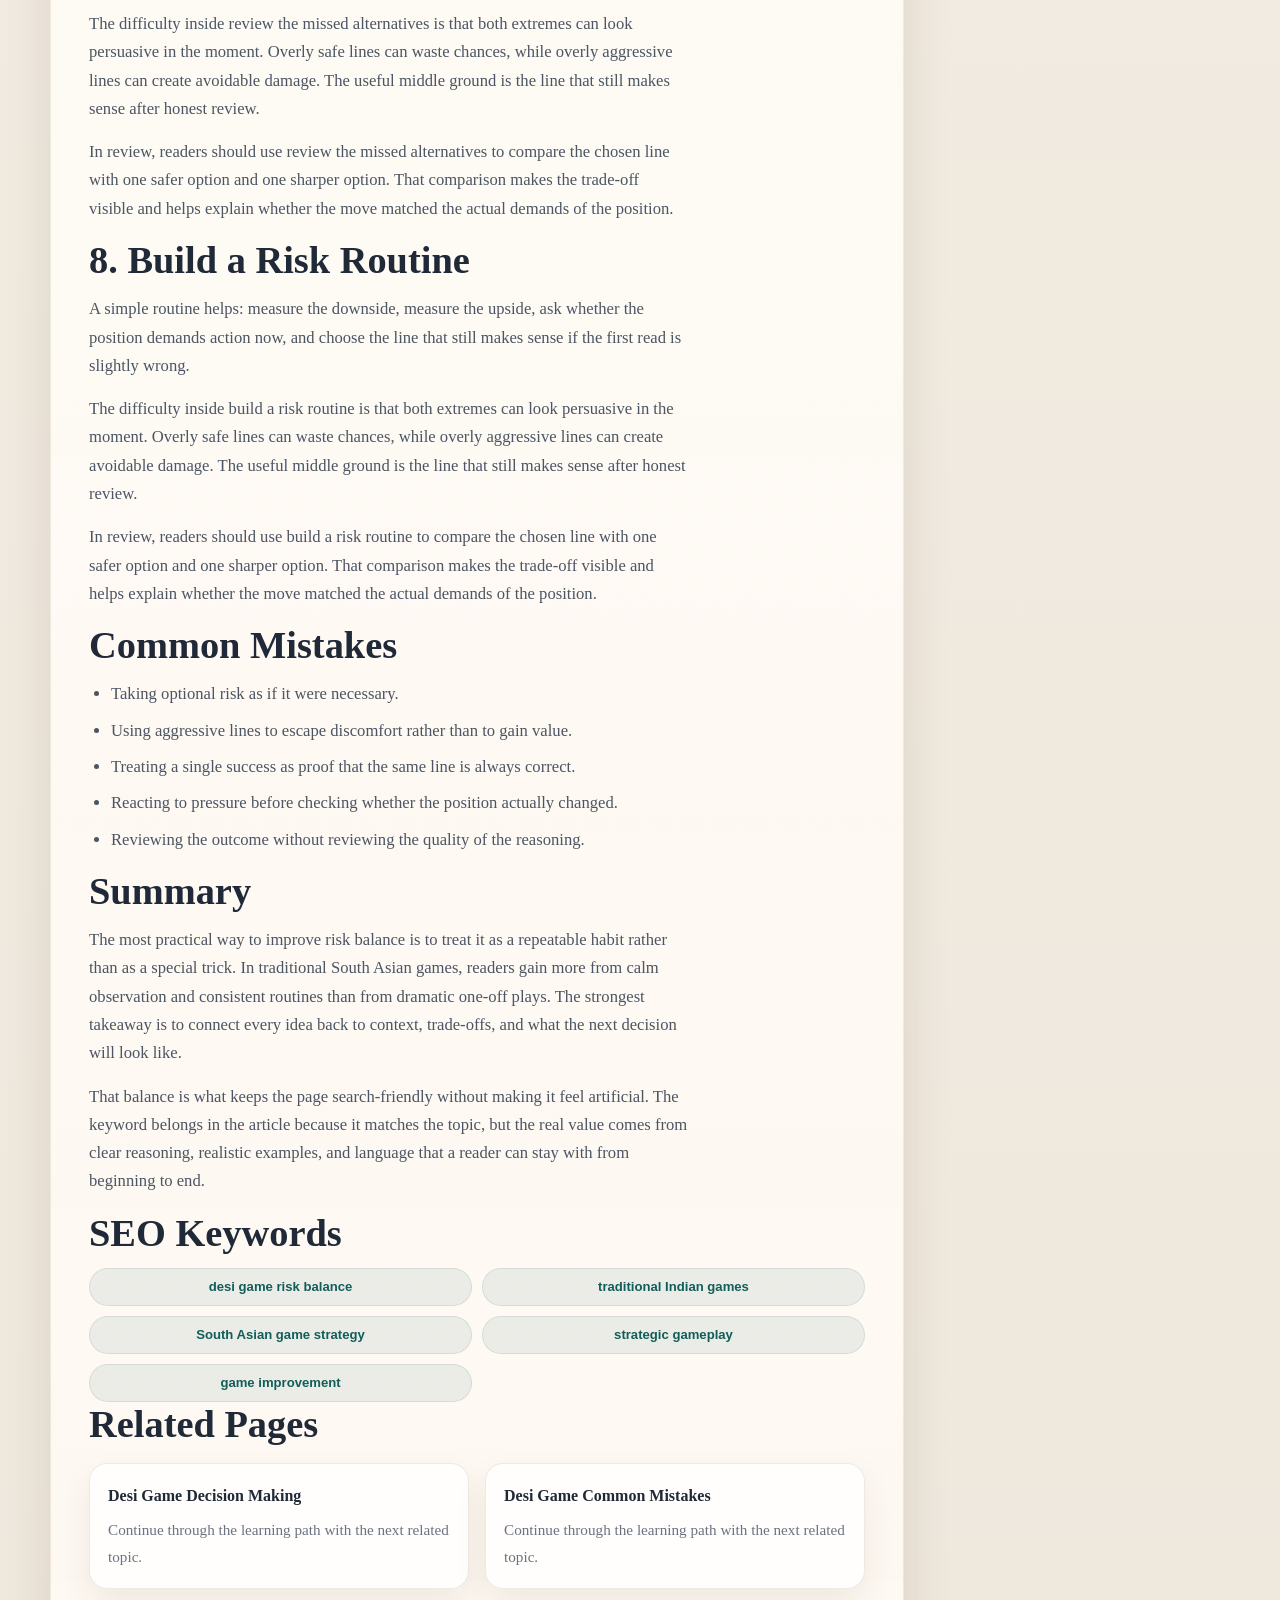
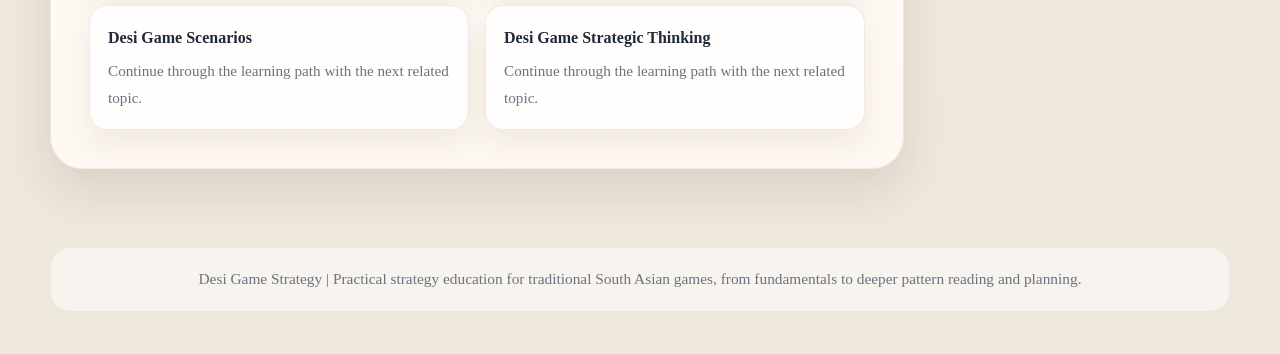
<file: risk-balance.html>
<!DOCTYPE html>
<html lang="en">
<head>
  <meta charset="UTF-8" />
  <meta name="viewport" content="width=device-width, initial-scale=1.0" />
  <title>Desi Game Risk Balance | Desi Game Strategy</title>
  <meta name="description" content="Desi Game Risk Balance matters because risk balance shapes how readers interpret pressure, timing, and trade-offs inside traditional South Asian games. A page like this is most..." />
  <meta name="keywords" content="desi game risk balance, traditional Indian games, South Asian game strategy, strategic gameplay, game improvement" />
  <link rel="stylesheet" href="./assets/css/index.css" />
</head>
<body>
  <header class="topbar">
    <div class="container">
      <div class="brand">Desi Game Strategy</div>
      <nav class="nav-links">
        <a href="./index.html">Home</a>
        <a href="./fundamentals.html">Fundamentals</a>
        <a href="./decision-making.html">Decision Making</a>
        <a href="./strategic-thinking.html">Strategic Thinking</a>
      </nav>
    </div>
  </header>

  <section class="hero page-hero page-hero--compact">
    <div class="container">
      <div class="page-hero-panel">
        <div class="breadcrumb"><a href="./index.html">Home</a><span>/</span><span>Desi Game Risk Balance</span></div>
        <div class="page-hero-head">
          <div class="page-hero-copy">
            <span class="page-kicker">Risk And Trade-Offs</span>
            <h1>Desi Game Risk Balance</h1>
            <p class="page-hero-lead">Desi Game Risk Balance matters because risk balance shapes how readers interpret pressure, timing, and trade-offs inside traditional South Asian games. A page like this is most useful when it explains not only what to do, but why a choice becomes stronger or weaker as the situation changes.</p>
          </div>
          <div class="page-hero-notes">
            <div class="page-hero-note">
              <strong>Core Focus</strong>
              <span>Judge the real cost of failure before chasing the most tempting upside.</span>
            </div>
            <div class="page-hero-note">
              <strong>Key Signals</strong>
              <span>Necessary risk, optional risk, emotional pressure, and whether the position truly demands action now.</span>
            </div>
            <div class="page-hero-note">
              <strong>Practical Goal</strong>
              <span>Choose lines that still make sense after review, not just lines that feel bold in the moment.</span>
            </div>
          </div>
        </div>
        <div class="hero-summary hero-summary-compact"><p>This guide keeps the explanation practical. It shows how risk balance connects to board position, card order, turn rhythm, tempo shifts, and trade-offs between safety and initiative, where beginners usually misread the situation, and how to turn the idea into a repeatable habit.</p></div>
        <div class="hero-chip-row"><span class="chip">Risk And Trade-Offs</span><span class="chip">desi game risk balance</span><span class="chip">Teaching Portal</span></div>
        <div class="hero-actions">
          <a class="cta-btn" href="#overview">Start Reading</a>
          <a class="ghost-btn" href="./index.html#topic-guides">Browse More Topics</a>
        </div>
      </div>
    </div>
  </section>

  <main class="content">
    <div class="container content-shell">
      <article class="article"><section class="article-section" id="introduction"><h2>Introduction</h2><p>Desi Game Risk Balance matters because risk balance shapes how readers interpret pressure, timing, and trade-offs inside traditional South Asian games. A page like this is most useful when it explains not only what to do, but why a choice becomes stronger or weaker as the situation changes.</p><p>This guide keeps the explanation practical. It shows how risk balance connects to board position, card order, turn rhythm, tempo shifts, and trade-offs between safety and initiative, where beginners usually misread the situation, and how to turn the idea into a repeatable habit.</p><p>The article is also written for human readability, not just keyword coverage. Instead of relying on thin summaries, it explains the reasoning behind stronger choices, the trade-offs behind weaker ones, and the kinds of examples readers can recognize from their own sessions.</p></section><section class="article-section" id="overview"><h2>Overview</h2><figure class="article-image"><img src="./assets/images/risk-balance.webp" alt="Desi Game Strategy risk balance illustration in a calm educational workspace" loading="lazy" /></figure></section><section class="article-section" id="what-is-risk-balance"><h2>What Is Risk Balance?</h2><p>Risk balance is the practice of handling one important layer of traditional South Asian games in a more deliberate way. It becomes useful when players stop reacting only to the last move and start looking at context, options, and consequences. In practical terms, it helps readers judge when a line is solid, when it is thin, and when it only looks attractive on the surface.</p><p>A readable guide should make that judgment easier. It should show how the topic appears in ordinary positions, how it affects later decisions, and why small differences in context can change the best response.</p></section><section class="article-section" id="1-start-with-the-real-cost"><h2>1. Start With the Real Cost</h2><p>Risk balance improves when readers define the real cost of failure before chasing the upside. A move that looks bold and clever can still be wrong if the recovery path is too narrow.</p><p>The difficulty inside start with the real cost is that both extremes can look persuasive in the moment. Overly safe lines can waste chances, while overly aggressive lines can create avoidable damage. The useful middle ground is the line that still makes sense after honest review.</p><p>In review, readers should use start with the real cost to compare the chosen line with one safer option and one sharper option. That comparison makes the trade-off visible and helps explain whether the move matched the actual demands of the position.</p></section><section class="article-section" id="2-separate-necessary-risk-from-optional-risk"><h2>2. Separate Necessary Risk From Optional Risk</h2><p>Some positions require risk because passive play loses slowly anyway. Other positions only tempt risk because the aggressive line feels exciting. Stronger players separate necessity from appetite.</p><p>The difficulty inside separate necessary risk from optional risk is that both extremes can look persuasive in the moment. Overly safe lines can waste chances, while overly aggressive lines can create avoidable damage. The useful middle ground is the line that still makes sense after honest review.</p><p>In review, readers should use separate necessary risk from optional risk to compare the chosen line with one safer option and one sharper option. That comparison makes the trade-off visible and helps explain whether the move matched the actual demands of the position.</p></section><section class="article-section" id="3-use-position-to-judge-risk"><h2>3. Use Position to Judge Risk</h2><p>Risk should always be judged in context. The same aggressive idea can be reasonable when ahead, urgent when behind, and careless when the table is stable. Position changes the meaning of the move.</p><p>The difficulty inside use position to judge risk is that both extremes can look persuasive in the moment. Overly safe lines can waste chances, while overly aggressive lines can create avoidable damage. The useful middle ground is the line that still makes sense after honest review.</p><p>In review, readers should use use position to judge risk to compare the chosen line with one safer option and one sharper option. That comparison makes the trade-off visible and helps explain whether the move matched the actual demands of the position.</p></section><section class="article-section" id="4-balance-safety-and-pressure"><h2>4. Balance Safety and Pressure</h2><p>Good risk balance is rarely fully safe or fully aggressive. It usually means choosing a line that keeps enough protection while still asking a useful question of the opponent or the position.</p><p>The difficulty inside balance safety and pressure is that both extremes can look persuasive in the moment. Overly safe lines can waste chances, while overly aggressive lines can create avoidable damage. The useful middle ground is the line that still makes sense after honest review.</p><p>In review, readers should use balance safety and pressure to compare the chosen line with one safer option and one sharper option. That comparison makes the trade-off visible and helps explain whether the move matched the actual demands of the position.</p></section><section class="article-section" id="5-recognize-emotional-risk"><h2>5. Recognize Emotional Risk</h2><p>Players often think about tactical risk and forget emotional risk. Tilt, frustration, and impatience push readers toward lines they would reject in a calmer mood. Naming that pressure makes it easier to manage.</p><p>The difficulty inside recognize emotional risk is that both extremes can look persuasive in the moment. Overly safe lines can waste chances, while overly aggressive lines can create avoidable damage. The useful middle ground is the line that still makes sense after honest review.</p><p>In review, readers should use recognize emotional risk to compare the chosen line with one safer option and one sharper option. That comparison makes the trade-off visible and helps explain whether the move matched the actual demands of the position.</p></section><section class="article-section" id="6-prefer-repeatable-risk"><h2>6. Prefer Repeatable Risk</h2><p>A healthy risk habit is one that stays sensible over many sessions. If a line only works when several unlikely things go right, it may create highlight moments but not real long-term improvement.</p><p>The difficulty inside prefer repeatable risk is that both extremes can look persuasive in the moment. Overly safe lines can waste chances, while overly aggressive lines can create avoidable damage. The useful middle ground is the line that still makes sense after honest review.</p><p>In review, readers should use prefer repeatable risk to compare the chosen line with one safer option and one sharper option. That comparison makes the trade-off visible and helps explain whether the move matched the actual demands of the position.</p></section><section class="article-section" id="7-review-the-missed-alternatives"><h2>7. Review the Missed Alternatives</h2><p>Risk balance becomes clearer in review when readers ask what the lower-risk and higher-risk alternatives looked like. That comparison reveals whether the chosen line truly matched the situation.</p><p>The difficulty inside review the missed alternatives is that both extremes can look persuasive in the moment. Overly safe lines can waste chances, while overly aggressive lines can create avoidable damage. The useful middle ground is the line that still makes sense after honest review.</p><p>In review, readers should use review the missed alternatives to compare the chosen line with one safer option and one sharper option. That comparison makes the trade-off visible and helps explain whether the move matched the actual demands of the position.</p></section><section class="article-section" id="8-build-a-risk-routine"><h2>8. Build a Risk Routine</h2><p>A simple routine helps: measure the downside, measure the upside, ask whether the position demands action now, and choose the line that still makes sense if the first read is slightly wrong.</p><p>The difficulty inside build a risk routine is that both extremes can look persuasive in the moment. Overly safe lines can waste chances, while overly aggressive lines can create avoidable damage. The useful middle ground is the line that still makes sense after honest review.</p><p>In review, readers should use build a risk routine to compare the chosen line with one safer option and one sharper option. That comparison makes the trade-off visible and helps explain whether the move matched the actual demands of the position.</p></section><section class="article-section" id="common-mistakes"><h2>Common Mistakes</h2><ul><li>Taking optional risk as if it were necessary.</li><li>Using aggressive lines to escape discomfort rather than to gain value.</li><li>Treating a single success as proof that the same line is always correct.</li><li>Reacting to pressure before checking whether the position actually changed.</li><li>Reviewing the outcome without reviewing the quality of the reasoning.</li></ul></section><section class="article-section" id="summary"><h2>Summary</h2><p class="article-lead">The most practical way to improve risk balance is to treat it as a repeatable habit rather than as a special trick. In traditional South Asian games, readers gain more from calm observation and consistent routines than from dramatic one-off plays. The strongest takeaway is to connect every idea back to context, trade-offs, and what the next decision will look like.</p><p>That balance is what keeps the page search-friendly without making it feel artificial. The keyword belongs in the article because it matches the topic, but the real value comes from clear reasoning, realistic examples, and language that a reader can stay with from beginning to end.</p></section><section class="article-section" id="seo-keywords"><h2>SEO Keywords</h2><div class="keyword-list"><span class="keyword-pill">desi game risk balance</span><span class="keyword-pill">traditional Indian games</span><span class="keyword-pill">South Asian game strategy</span><span class="keyword-pill">strategic gameplay</span><span class="keyword-pill">game improvement</span></div></section><section class="article-section" id="related-pages"><h2>Related Pages</h2><div class="related-grid"><a class="related-card" href="./decision-making.html"><strong>Desi Game Decision Making</strong><span>Continue through the learning path with the next related topic.</span></a><a class="related-card" href="./common-mistakes.html"><strong>Desi Game Common Mistakes</strong><span>Continue through the learning path with the next related topic.</span></a><a class="related-card" href="./scenarios.html"><strong>Desi Game Scenarios</strong><span>Continue through the learning path with the next related topic.</span></a><a class="related-card" href="./strategic-thinking.html"><strong>Desi Game Strategic Thinking</strong><span>Continue through the learning path with the next related topic.</span></a></div></section></article>
      <aside class="sidebar-stack">
        <section class="sidebar-card">
          <h3>On This Page</h3>
          <div class="toc-list"><a href="#introduction">Introduction</a><a href="#overview">Overview</a><a href="#what-is-risk-balance">What Is Risk Balance</a><a href="#1-start-with-the-real-cost">1. Start With the Real Cost</a><a href="#2-separate-necessary-risk-from-optional-risk">2. Separate Necessary Risk From Optional Risk</a><a href="#3-use-position-to-judge-risk">3. Use Position to Judge Risk</a><a href="#4-balance-safety-and-pressure">4. Balance Safety and Pressure</a><a href="#5-recognize-emotional-risk">5. Recognize Emotional Risk</a><a href="#6-prefer-repeatable-risk">6. Prefer Repeatable Risk</a><a href="#7-review-the-missed-alternatives">7. Review the Missed Alternatives</a><a href="#8-build-a-risk-routine">8. Build a Risk Routine</a><a href="#common-mistakes">Common Mistakes</a><a href="#summary">Summary</a></div>
        </section>
        <section class="sidebar-card">
          <h3>Why This Topic Matters</h3>
          <p>A practical framework for judging downside, upside, and whether a position truly demands action or only tempts it.</p>
        </section>
        <section class="sidebar-card">
          <h3>Keep Learning</h3>
          <div class="related-list"><a href="./decision-making.html">Desi Game Decision Making</a><a href="./common-mistakes.html">Desi Game Common Mistakes</a><a href="./scenarios.html">Desi Game Scenarios</a><a href="./strategic-thinking.html">Desi Game Strategic Thinking</a></div>
        </section>
      </aside>
    </div>
  </main>

  <footer class="footer">
    <div class="container">
      Desi Game Strategy | Practical strategy education for traditional South Asian games, from fundamentals to deeper pattern reading and planning.
    </div>
  </footer>
</body>
</html>
</file>
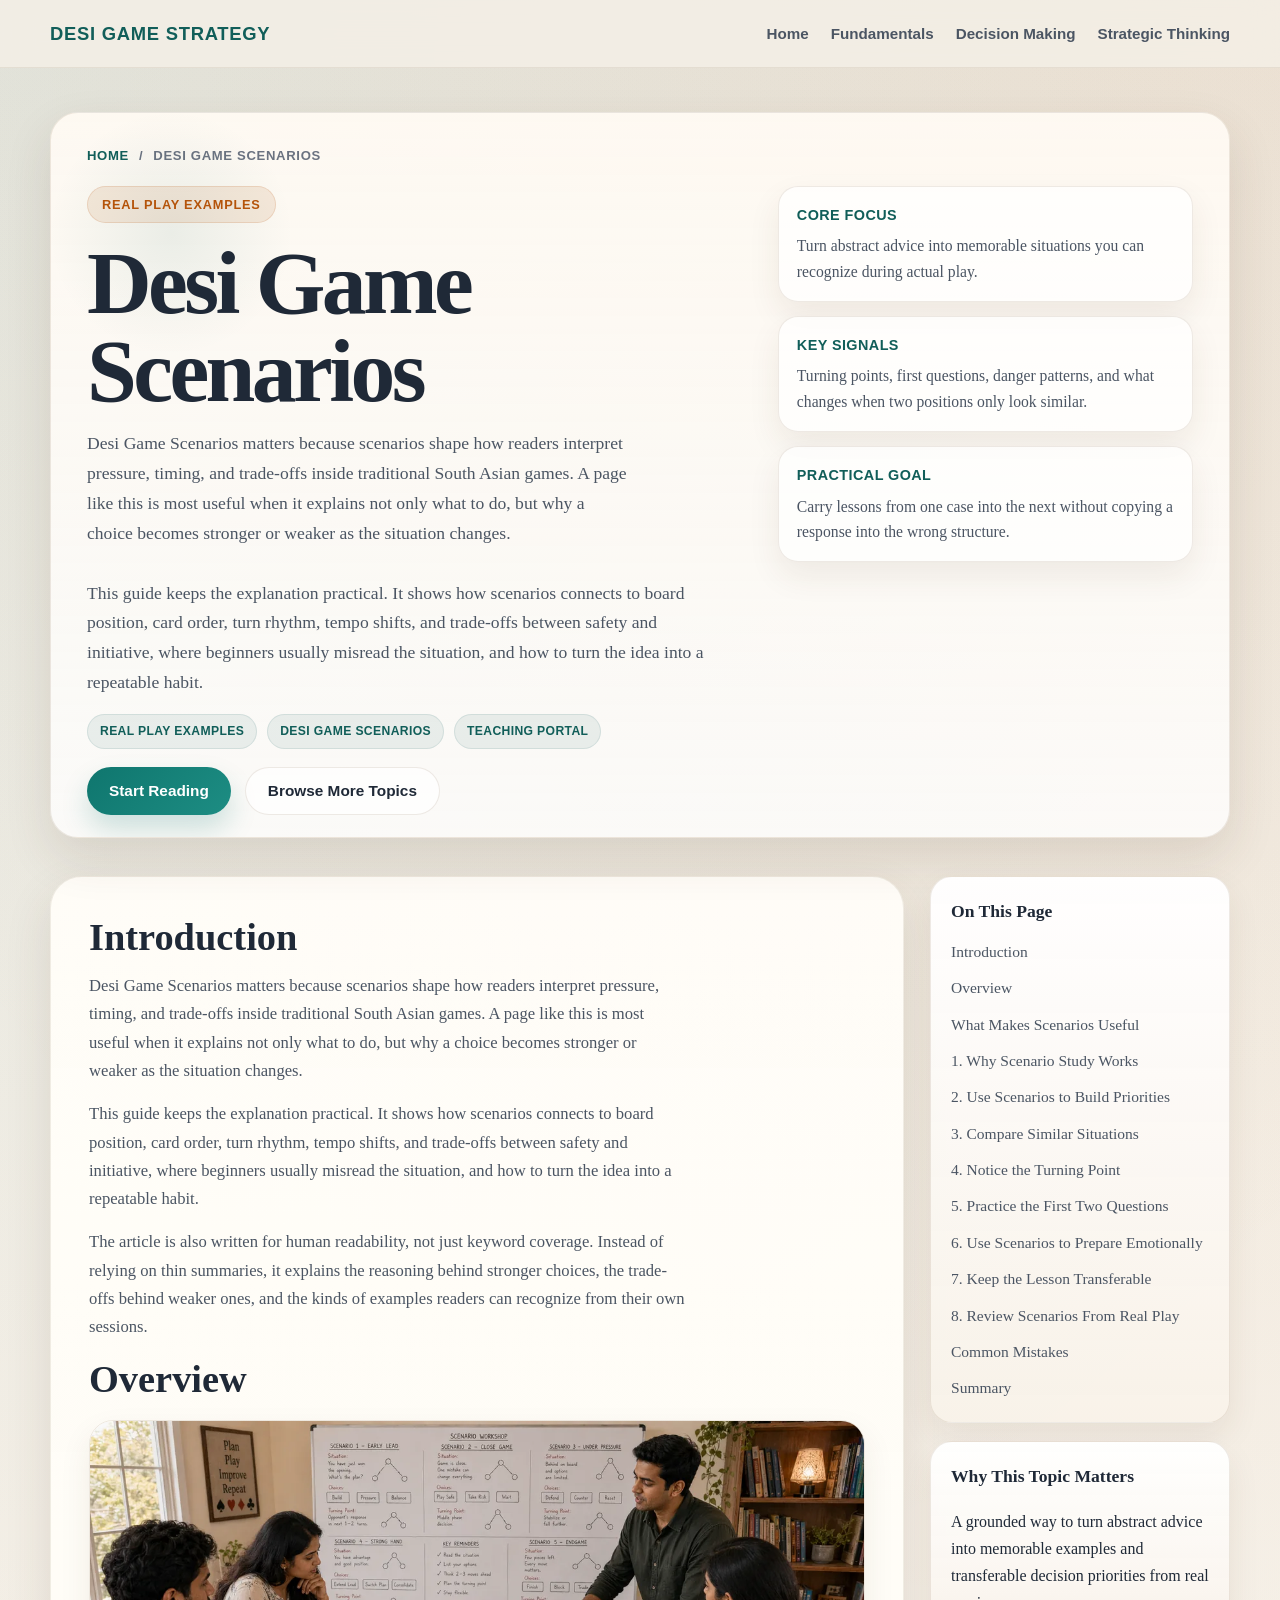
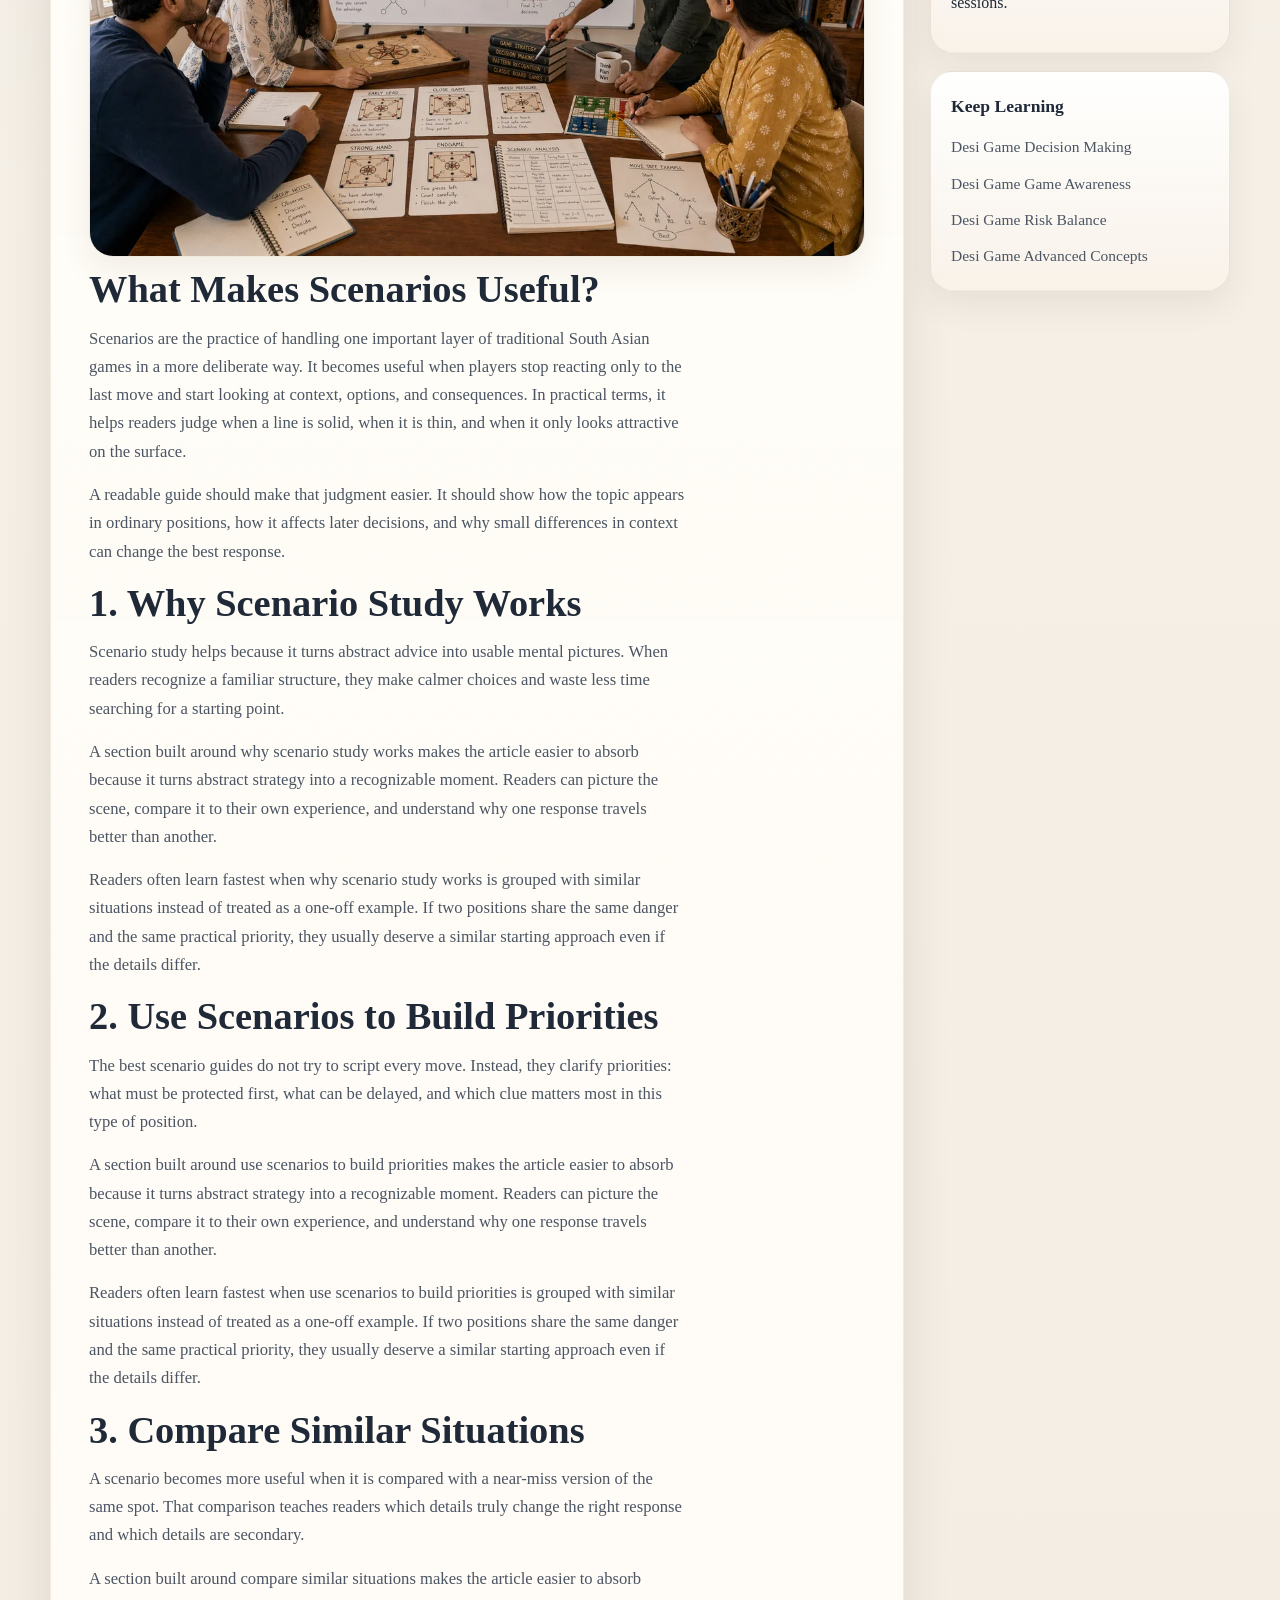
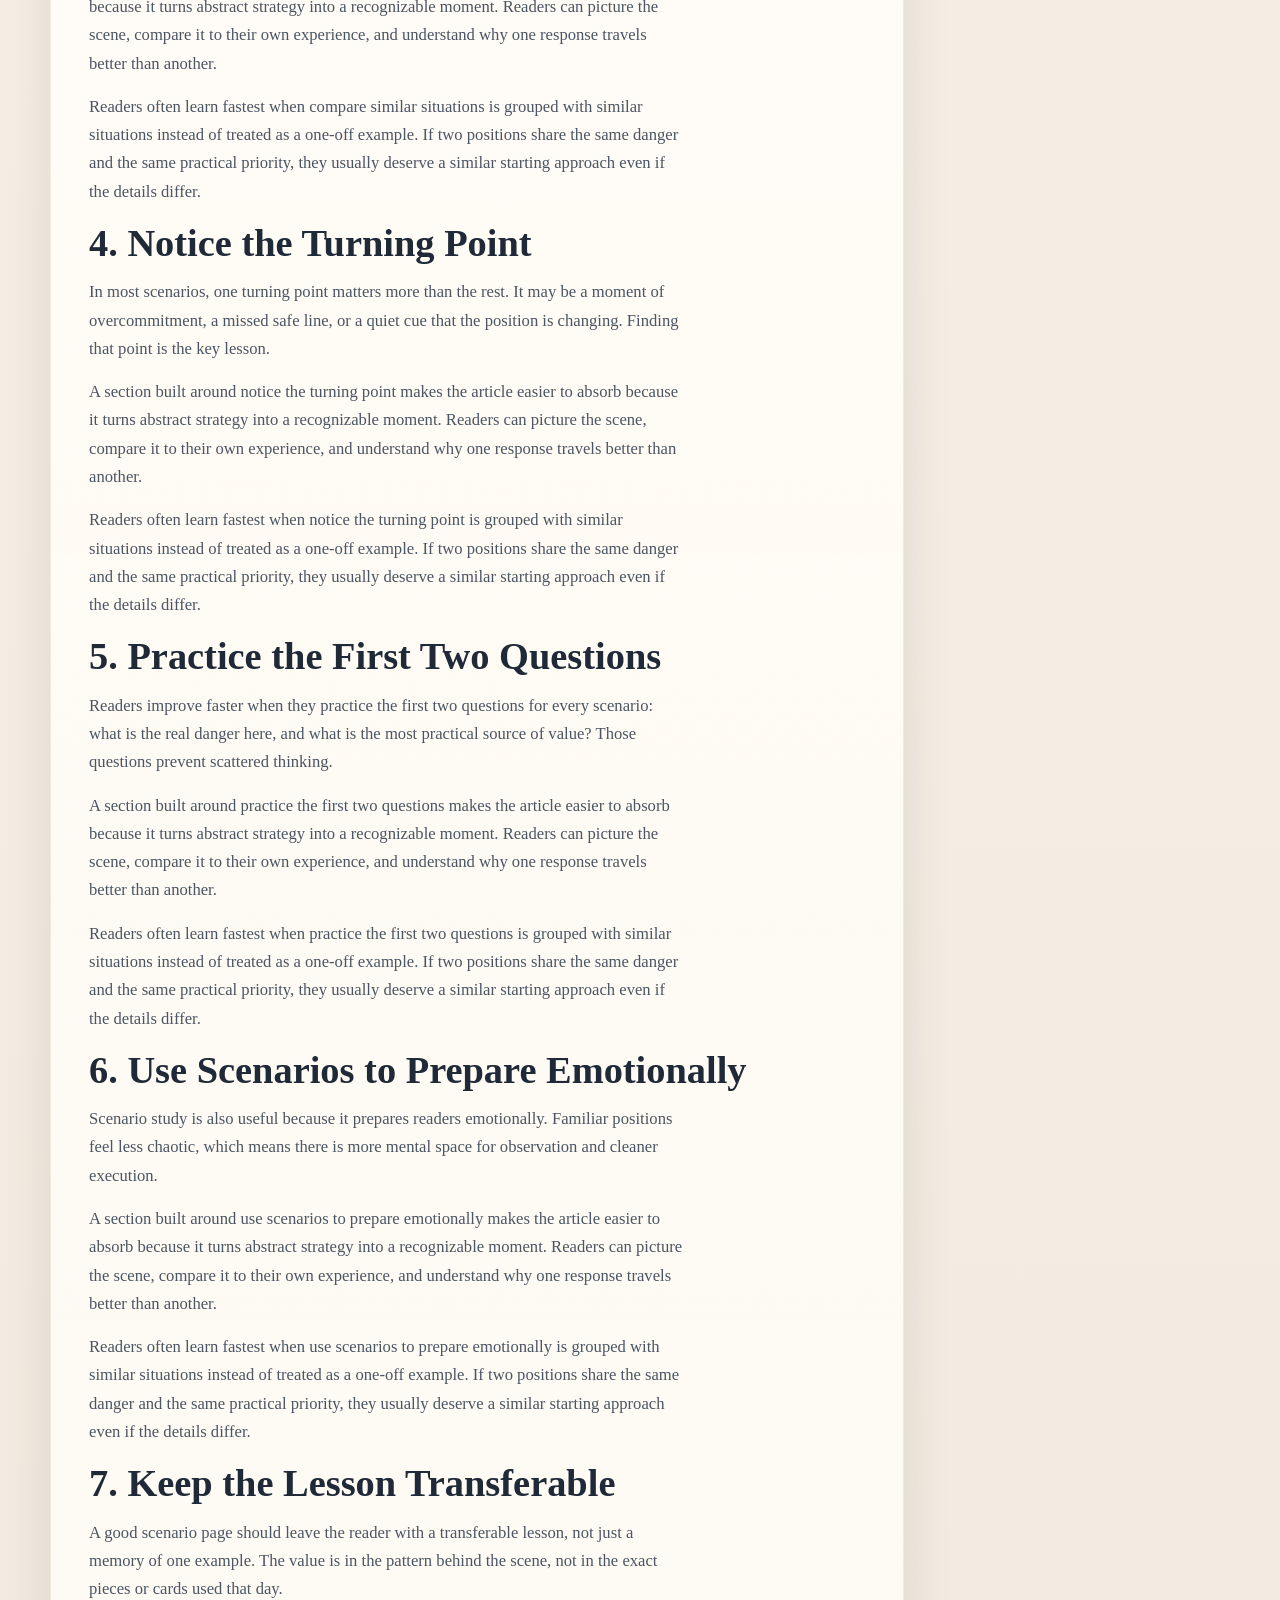
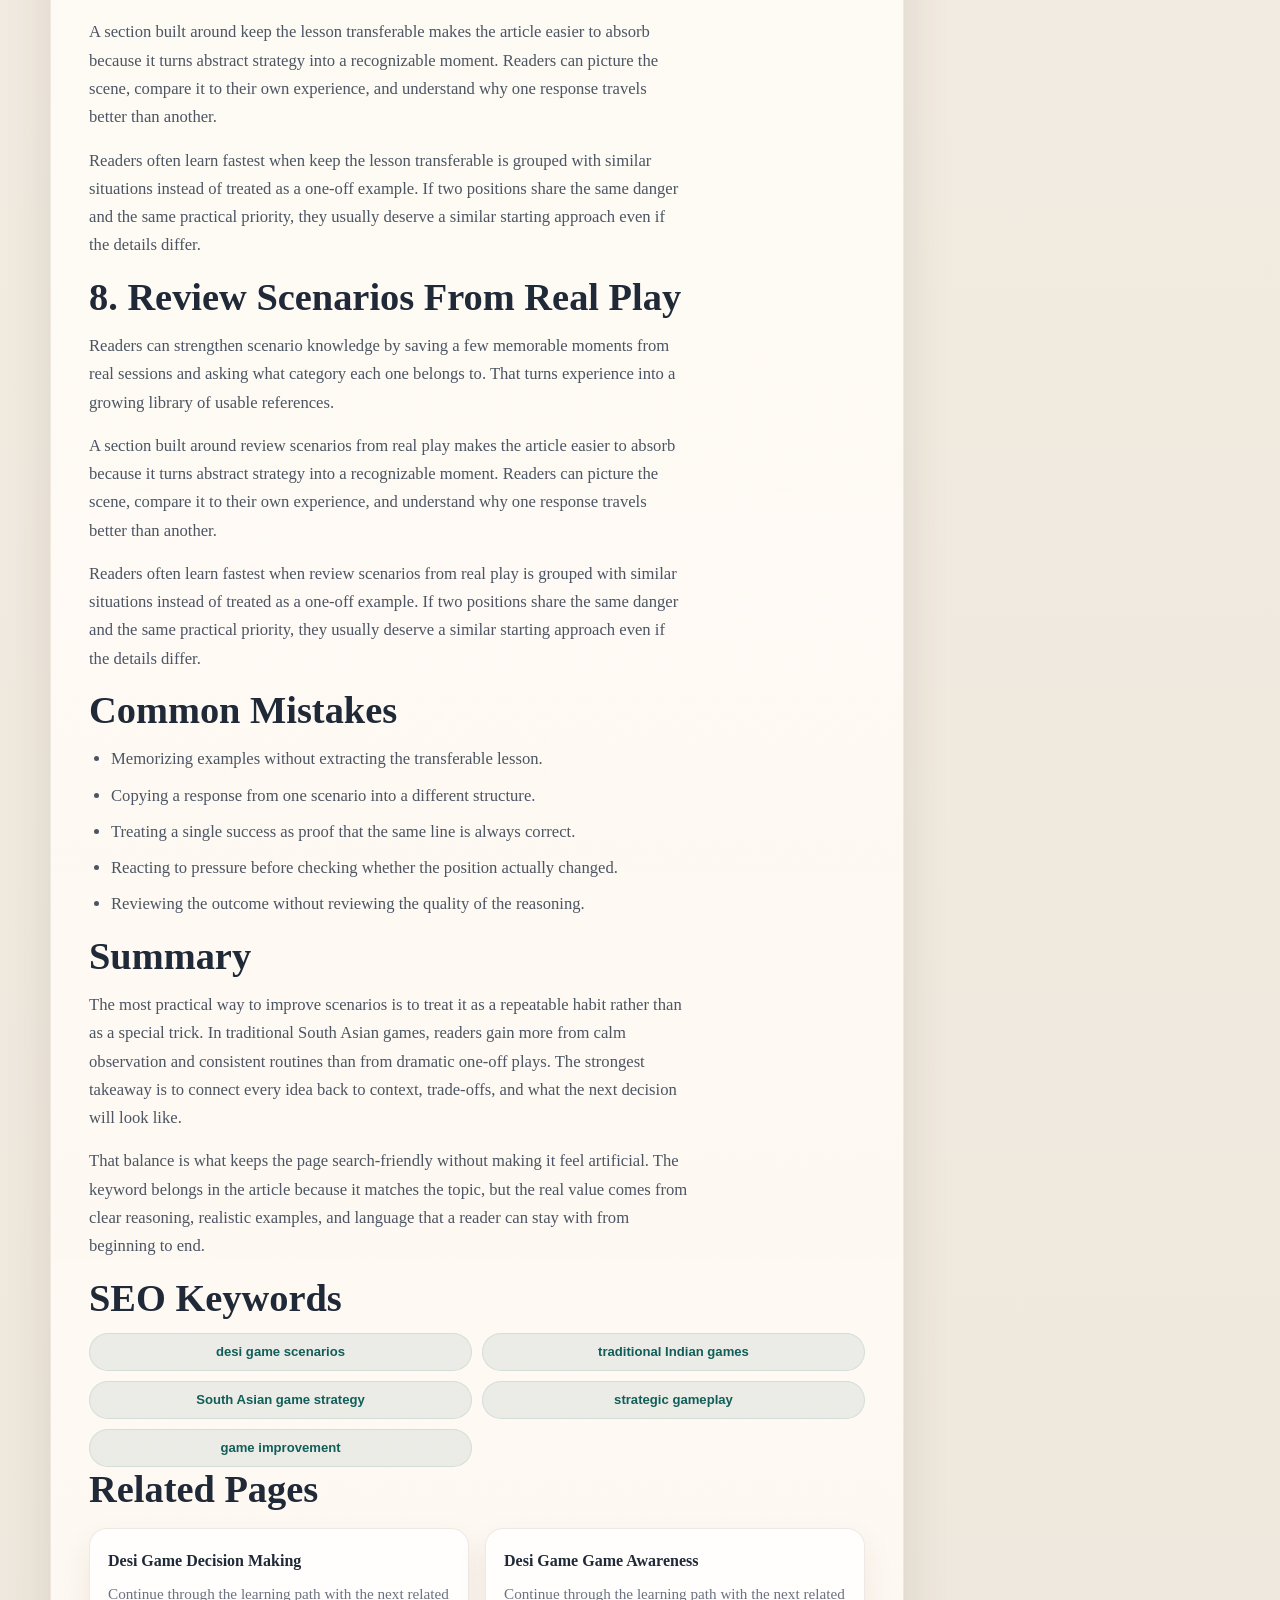
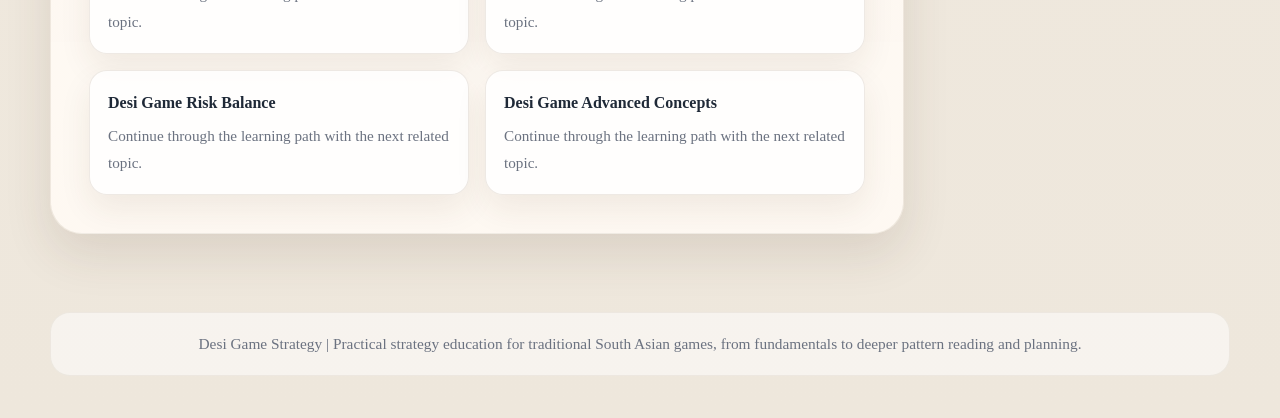
<file: scenarios.html>
<!DOCTYPE html>
<html lang="en">
<head>
  <meta charset="UTF-8" />
  <meta name="viewport" content="width=device-width, initial-scale=1.0" />
  <title>Desi Game Scenarios | Desi Game Strategy</title>
  <meta name="description" content="Desi Game Scenarios matters because scenarios shape how readers interpret pressure, timing, and trade-offs inside traditional South Asian games. A page like this is most useful..." />
  <meta name="keywords" content="desi game scenarios, traditional Indian games, South Asian game strategy, strategic gameplay, game improvement" />
  <link rel="stylesheet" href="./assets/css/index.css" />
</head>
<body>
  <header class="topbar">
    <div class="container">
      <div class="brand">Desi Game Strategy</div>
      <nav class="nav-links">
        <a href="./index.html">Home</a>
        <a href="./fundamentals.html">Fundamentals</a>
        <a href="./decision-making.html">Decision Making</a>
        <a href="./strategic-thinking.html">Strategic Thinking</a>
      </nav>
    </div>
  </header>

  <section class="hero page-hero page-hero--compact">
    <div class="container">
      <div class="page-hero-panel">
        <div class="breadcrumb"><a href="./index.html">Home</a><span>/</span><span>Desi Game Scenarios</span></div>
        <div class="page-hero-head">
          <div class="page-hero-copy">
            <span class="page-kicker">Real Play Examples</span>
            <h1>Desi Game Scenarios</h1>
            <p class="page-hero-lead">Desi Game Scenarios matters because scenarios shape how readers interpret pressure, timing, and trade-offs inside traditional South Asian games. A page like this is most useful when it explains not only what to do, but why a choice becomes stronger or weaker as the situation changes.</p>
          </div>
          <div class="page-hero-notes">
            <div class="page-hero-note">
              <strong>Core Focus</strong>
              <span>Turn abstract advice into memorable situations you can recognize during actual play.</span>
            </div>
            <div class="page-hero-note">
              <strong>Key Signals</strong>
              <span>Turning points, first questions, danger patterns, and what changes when two positions only look similar.</span>
            </div>
            <div class="page-hero-note">
              <strong>Practical Goal</strong>
              <span>Carry lessons from one case into the next without copying a response into the wrong structure.</span>
            </div>
          </div>
        </div>
        <div class="hero-summary hero-summary-compact"><p>This guide keeps the explanation practical. It shows how scenarios connects to board position, card order, turn rhythm, tempo shifts, and trade-offs between safety and initiative, where beginners usually misread the situation, and how to turn the idea into a repeatable habit.</p></div>
        <div class="hero-chip-row"><span class="chip">Real Play Examples</span><span class="chip">desi game scenarios</span><span class="chip">Teaching Portal</span></div>
        <div class="hero-actions">
          <a class="cta-btn" href="#overview">Start Reading</a>
          <a class="ghost-btn" href="./index.html#topic-guides">Browse More Topics</a>
        </div>
      </div>
    </div>
  </section>

  <main class="content">
    <div class="container content-shell">
      <article class="article"><section class="article-section" id="introduction"><h2>Introduction</h2><p>Desi Game Scenarios matters because scenarios shape how readers interpret pressure, timing, and trade-offs inside traditional South Asian games. A page like this is most useful when it explains not only what to do, but why a choice becomes stronger or weaker as the situation changes.</p><p>This guide keeps the explanation practical. It shows how scenarios connects to board position, card order, turn rhythm, tempo shifts, and trade-offs between safety and initiative, where beginners usually misread the situation, and how to turn the idea into a repeatable habit.</p><p>The article is also written for human readability, not just keyword coverage. Instead of relying on thin summaries, it explains the reasoning behind stronger choices, the trade-offs behind weaker ones, and the kinds of examples readers can recognize from their own sessions.</p></section><section class="article-section" id="overview"><h2>Overview</h2><figure class="article-image"><img src="./assets/images/scenarios.webp" alt="Desi Game Strategy scenarios illustration in a calm educational workspace" loading="lazy" /></figure></section><section class="article-section" id="what-makes-scenarios-useful"><h2>What Makes Scenarios Useful?</h2><p>Scenarios are the practice of handling one important layer of traditional South Asian games in a more deliberate way. It becomes useful when players stop reacting only to the last move and start looking at context, options, and consequences. In practical terms, it helps readers judge when a line is solid, when it is thin, and when it only looks attractive on the surface.</p><p>A readable guide should make that judgment easier. It should show how the topic appears in ordinary positions, how it affects later decisions, and why small differences in context can change the best response.</p></section><section class="article-section" id="1-why-scenario-study-works"><h2>1. Why Scenario Study Works</h2><p>Scenario study helps because it turns abstract advice into usable mental pictures. When readers recognize a familiar structure, they make calmer choices and waste less time searching for a starting point.</p><p>A section built around why scenario study works makes the article easier to absorb because it turns abstract strategy into a recognizable moment. Readers can picture the scene, compare it to their own experience, and understand why one response travels better than another.</p><p>Readers often learn fastest when why scenario study works is grouped with similar situations instead of treated as a one-off example. If two positions share the same danger and the same practical priority, they usually deserve a similar starting approach even if the details differ.</p></section><section class="article-section" id="2-use-scenarios-to-build-priorities"><h2>2. Use Scenarios to Build Priorities</h2><p>The best scenario guides do not try to script every move. Instead, they clarify priorities: what must be protected first, what can be delayed, and which clue matters most in this type of position.</p><p>A section built around use scenarios to build priorities makes the article easier to absorb because it turns abstract strategy into a recognizable moment. Readers can picture the scene, compare it to their own experience, and understand why one response travels better than another.</p><p>Readers often learn fastest when use scenarios to build priorities is grouped with similar situations instead of treated as a one-off example. If two positions share the same danger and the same practical priority, they usually deserve a similar starting approach even if the details differ.</p></section><section class="article-section" id="3-compare-similar-situations"><h2>3. Compare Similar Situations</h2><p>A scenario becomes more useful when it is compared with a near-miss version of the same spot. That comparison teaches readers which details truly change the right response and which details are secondary.</p><p>A section built around compare similar situations makes the article easier to absorb because it turns abstract strategy into a recognizable moment. Readers can picture the scene, compare it to their own experience, and understand why one response travels better than another.</p><p>Readers often learn fastest when compare similar situations is grouped with similar situations instead of treated as a one-off example. If two positions share the same danger and the same practical priority, they usually deserve a similar starting approach even if the details differ.</p></section><section class="article-section" id="4-notice-the-turning-point"><h2>4. Notice the Turning Point</h2><p>In most scenarios, one turning point matters more than the rest. It may be a moment of overcommitment, a missed safe line, or a quiet cue that the position is changing. Finding that point is the key lesson.</p><p>A section built around notice the turning point makes the article easier to absorb because it turns abstract strategy into a recognizable moment. Readers can picture the scene, compare it to their own experience, and understand why one response travels better than another.</p><p>Readers often learn fastest when notice the turning point is grouped with similar situations instead of treated as a one-off example. If two positions share the same danger and the same practical priority, they usually deserve a similar starting approach even if the details differ.</p></section><section class="article-section" id="5-practice-the-first-two-questions"><h2>5. Practice the First Two Questions</h2><p>Readers improve faster when they practice the first two questions for every scenario: what is the real danger here, and what is the most practical source of value? Those questions prevent scattered thinking.</p><p>A section built around practice the first two questions makes the article easier to absorb because it turns abstract strategy into a recognizable moment. Readers can picture the scene, compare it to their own experience, and understand why one response travels better than another.</p><p>Readers often learn fastest when practice the first two questions is grouped with similar situations instead of treated as a one-off example. If two positions share the same danger and the same practical priority, they usually deserve a similar starting approach even if the details differ.</p></section><section class="article-section" id="6-use-scenarios-to-prepare-emotionally"><h2>6. Use Scenarios to Prepare Emotionally</h2><p>Scenario study is also useful because it prepares readers emotionally. Familiar positions feel less chaotic, which means there is more mental space for observation and cleaner execution.</p><p>A section built around use scenarios to prepare emotionally makes the article easier to absorb because it turns abstract strategy into a recognizable moment. Readers can picture the scene, compare it to their own experience, and understand why one response travels better than another.</p><p>Readers often learn fastest when use scenarios to prepare emotionally is grouped with similar situations instead of treated as a one-off example. If two positions share the same danger and the same practical priority, they usually deserve a similar starting approach even if the details differ.</p></section><section class="article-section" id="7-keep-the-lesson-transferable"><h2>7. Keep the Lesson Transferable</h2><p>A good scenario page should leave the reader with a transferable lesson, not just a memory of one example. The value is in the pattern behind the scene, not in the exact pieces or cards used that day.</p><p>A section built around keep the lesson transferable makes the article easier to absorb because it turns abstract strategy into a recognizable moment. Readers can picture the scene, compare it to their own experience, and understand why one response travels better than another.</p><p>Readers often learn fastest when keep the lesson transferable is grouped with similar situations instead of treated as a one-off example. If two positions share the same danger and the same practical priority, they usually deserve a similar starting approach even if the details differ.</p></section><section class="article-section" id="8-review-scenarios-from-real-play"><h2>8. Review Scenarios From Real Play</h2><p>Readers can strengthen scenario knowledge by saving a few memorable moments from real sessions and asking what category each one belongs to. That turns experience into a growing library of usable references.</p><p>A section built around review scenarios from real play makes the article easier to absorb because it turns abstract strategy into a recognizable moment. Readers can picture the scene, compare it to their own experience, and understand why one response travels better than another.</p><p>Readers often learn fastest when review scenarios from real play is grouped with similar situations instead of treated as a one-off example. If two positions share the same danger and the same practical priority, they usually deserve a similar starting approach even if the details differ.</p></section><section class="article-section" id="common-mistakes"><h2>Common Mistakes</h2><ul><li>Memorizing examples without extracting the transferable lesson.</li><li>Copying a response from one scenario into a different structure.</li><li>Treating a single success as proof that the same line is always correct.</li><li>Reacting to pressure before checking whether the position actually changed.</li><li>Reviewing the outcome without reviewing the quality of the reasoning.</li></ul></section><section class="article-section" id="summary"><h2>Summary</h2><p class="article-lead">The most practical way to improve scenarios is to treat it as a repeatable habit rather than as a special trick. In traditional South Asian games, readers gain more from calm observation and consistent routines than from dramatic one-off plays. The strongest takeaway is to connect every idea back to context, trade-offs, and what the next decision will look like.</p><p>That balance is what keeps the page search-friendly without making it feel artificial. The keyword belongs in the article because it matches the topic, but the real value comes from clear reasoning, realistic examples, and language that a reader can stay with from beginning to end.</p></section><section class="article-section" id="seo-keywords"><h2>SEO Keywords</h2><div class="keyword-list"><span class="keyword-pill">desi game scenarios</span><span class="keyword-pill">traditional Indian games</span><span class="keyword-pill">South Asian game strategy</span><span class="keyword-pill">strategic gameplay</span><span class="keyword-pill">game improvement</span></div></section><section class="article-section" id="related-pages"><h2>Related Pages</h2><div class="related-grid"><a class="related-card" href="./decision-making.html"><strong>Desi Game Decision Making</strong><span>Continue through the learning path with the next related topic.</span></a><a class="related-card" href="./game-awareness.html"><strong>Desi Game Game Awareness</strong><span>Continue through the learning path with the next related topic.</span></a><a class="related-card" href="./risk-balance.html"><strong>Desi Game Risk Balance</strong><span>Continue through the learning path with the next related topic.</span></a><a class="related-card" href="./advanced-concepts.html"><strong>Desi Game Advanced Concepts</strong><span>Continue through the learning path with the next related topic.</span></a></div></section></article>
      <aside class="sidebar-stack">
        <section class="sidebar-card">
          <h3>On This Page</h3>
          <div class="toc-list"><a href="#introduction">Introduction</a><a href="#overview">Overview</a><a href="#what-makes-scenarios-useful">What Makes Scenarios Useful</a><a href="#1-why-scenario-study-works">1. Why Scenario Study Works</a><a href="#2-use-scenarios-to-build-priorities">2. Use Scenarios to Build Priorities</a><a href="#3-compare-similar-situations">3. Compare Similar Situations</a><a href="#4-notice-the-turning-point">4. Notice the Turning Point</a><a href="#5-practice-the-first-two-questions">5. Practice the First Two Questions</a><a href="#6-use-scenarios-to-prepare-emotionally">6. Use Scenarios to Prepare Emotionally</a><a href="#7-keep-the-lesson-transferable">7. Keep the Lesson Transferable</a><a href="#8-review-scenarios-from-real-play">8. Review Scenarios From Real Play</a><a href="#common-mistakes">Common Mistakes</a><a href="#summary">Summary</a></div>
        </section>
        <section class="sidebar-card">
          <h3>Why This Topic Matters</h3>
          <p>A grounded way to turn abstract advice into memorable examples and transferable decision priorities from real sessions.</p>
        </section>
        <section class="sidebar-card">
          <h3>Keep Learning</h3>
          <div class="related-list"><a href="./decision-making.html">Desi Game Decision Making</a><a href="./game-awareness.html">Desi Game Game Awareness</a><a href="./risk-balance.html">Desi Game Risk Balance</a><a href="./advanced-concepts.html">Desi Game Advanced Concepts</a></div>
        </section>
      </aside>
    </div>
  </main>

  <footer class="footer">
    <div class="container">
      Desi Game Strategy | Practical strategy education for traditional South Asian games, from fundamentals to deeper pattern reading and planning.
    </div>
  </footer>
</body>
</html>
</file>
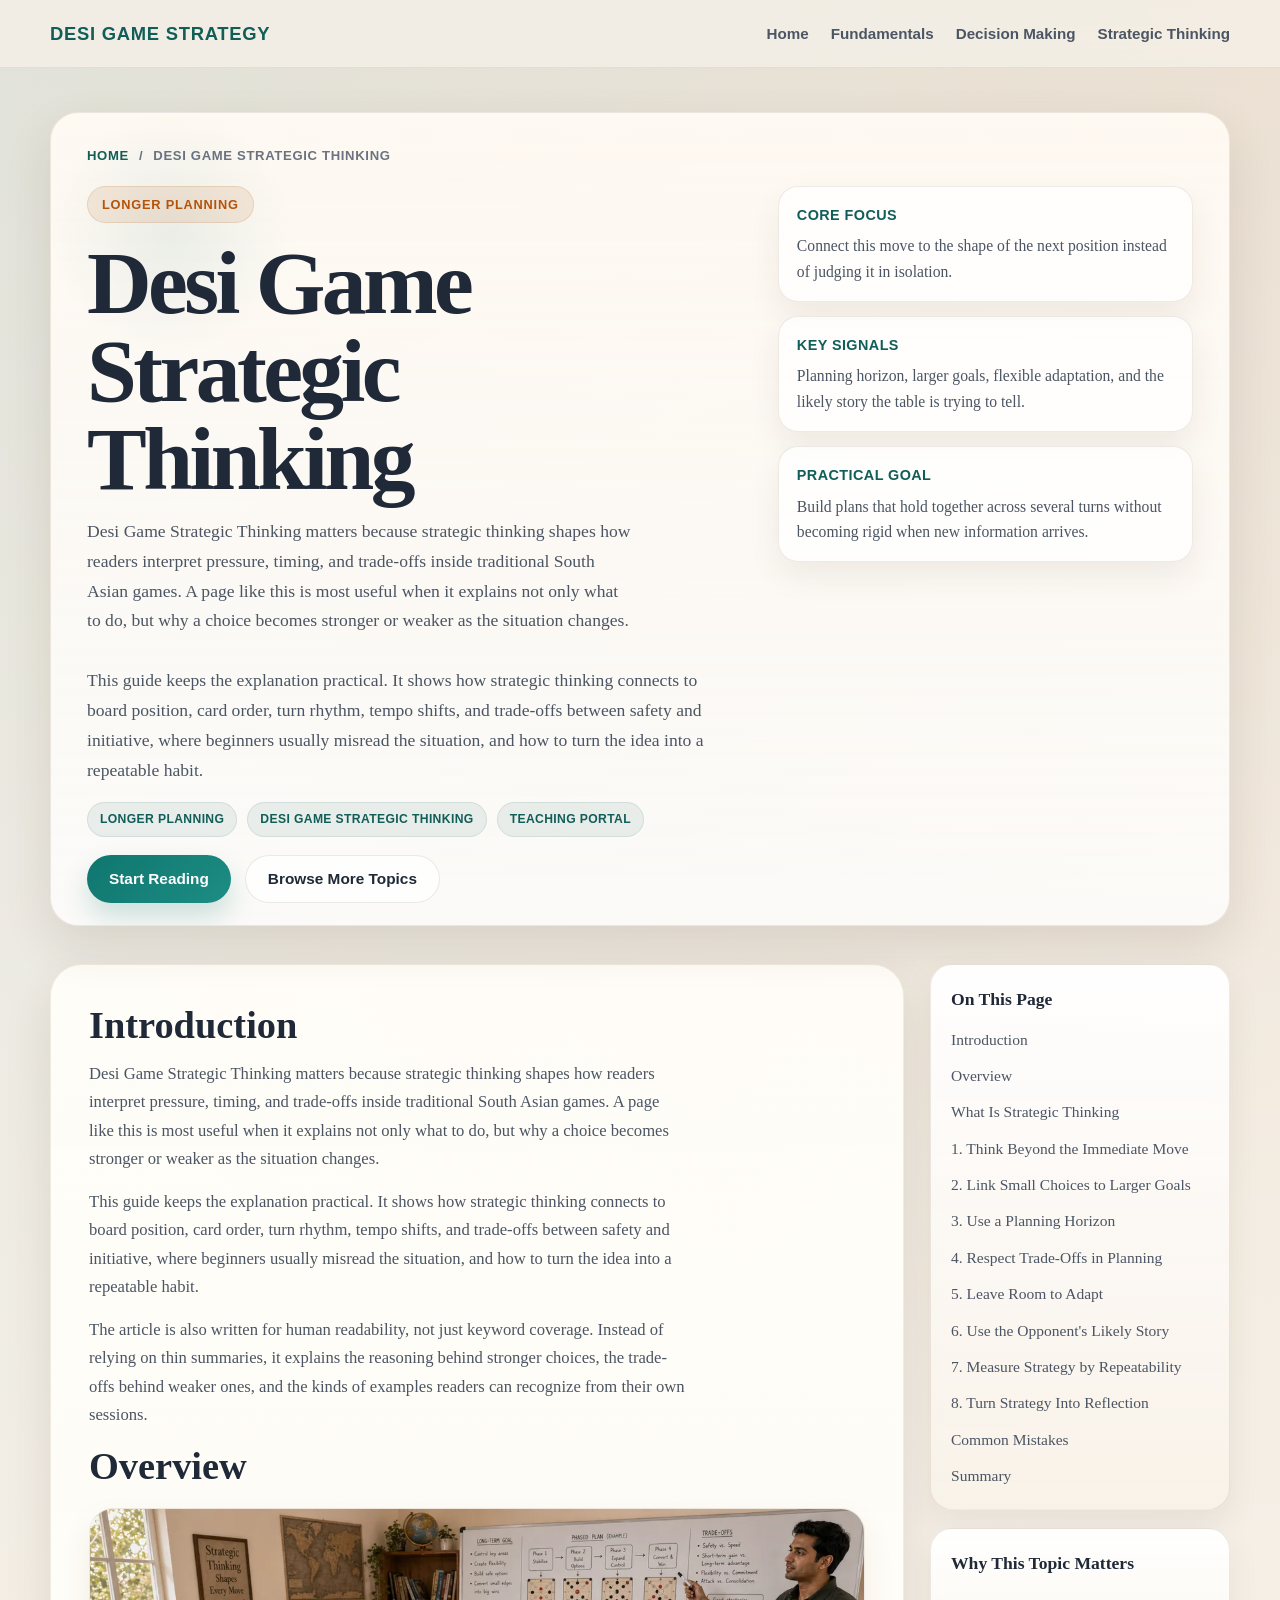
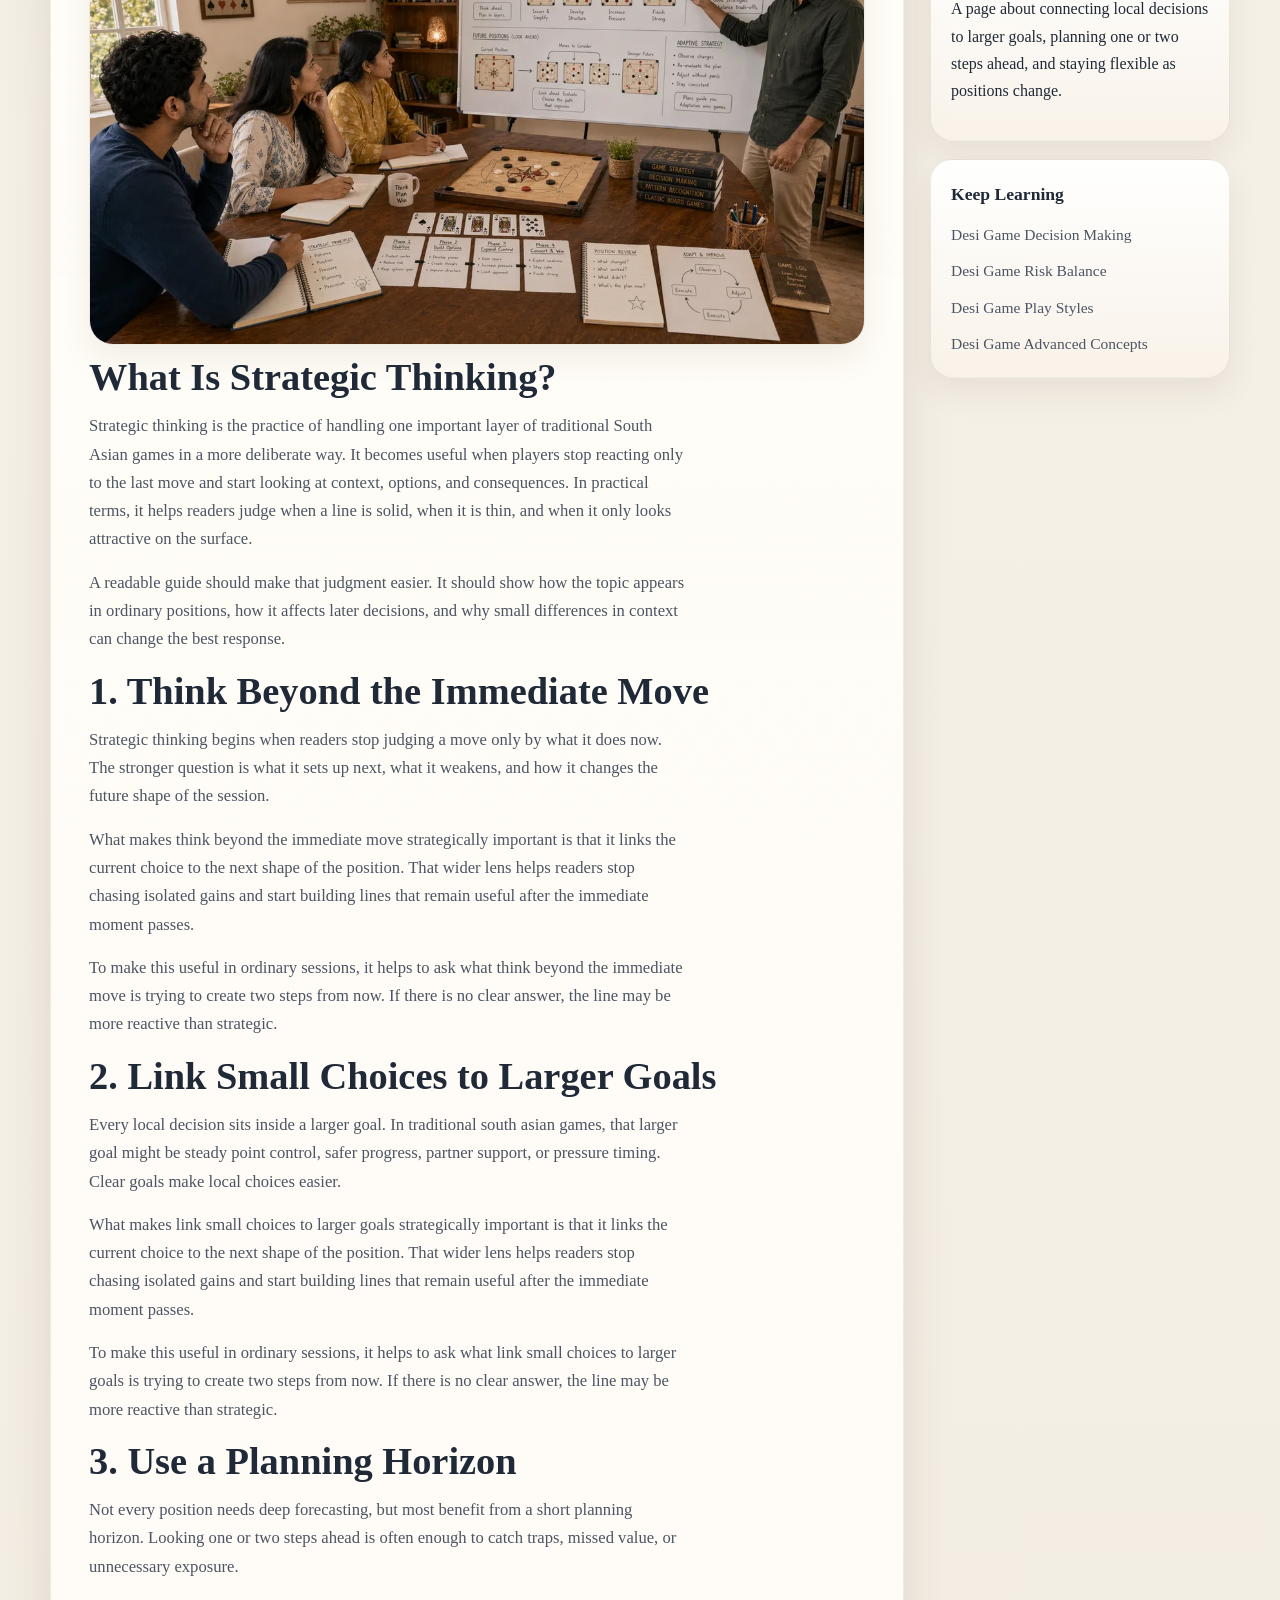
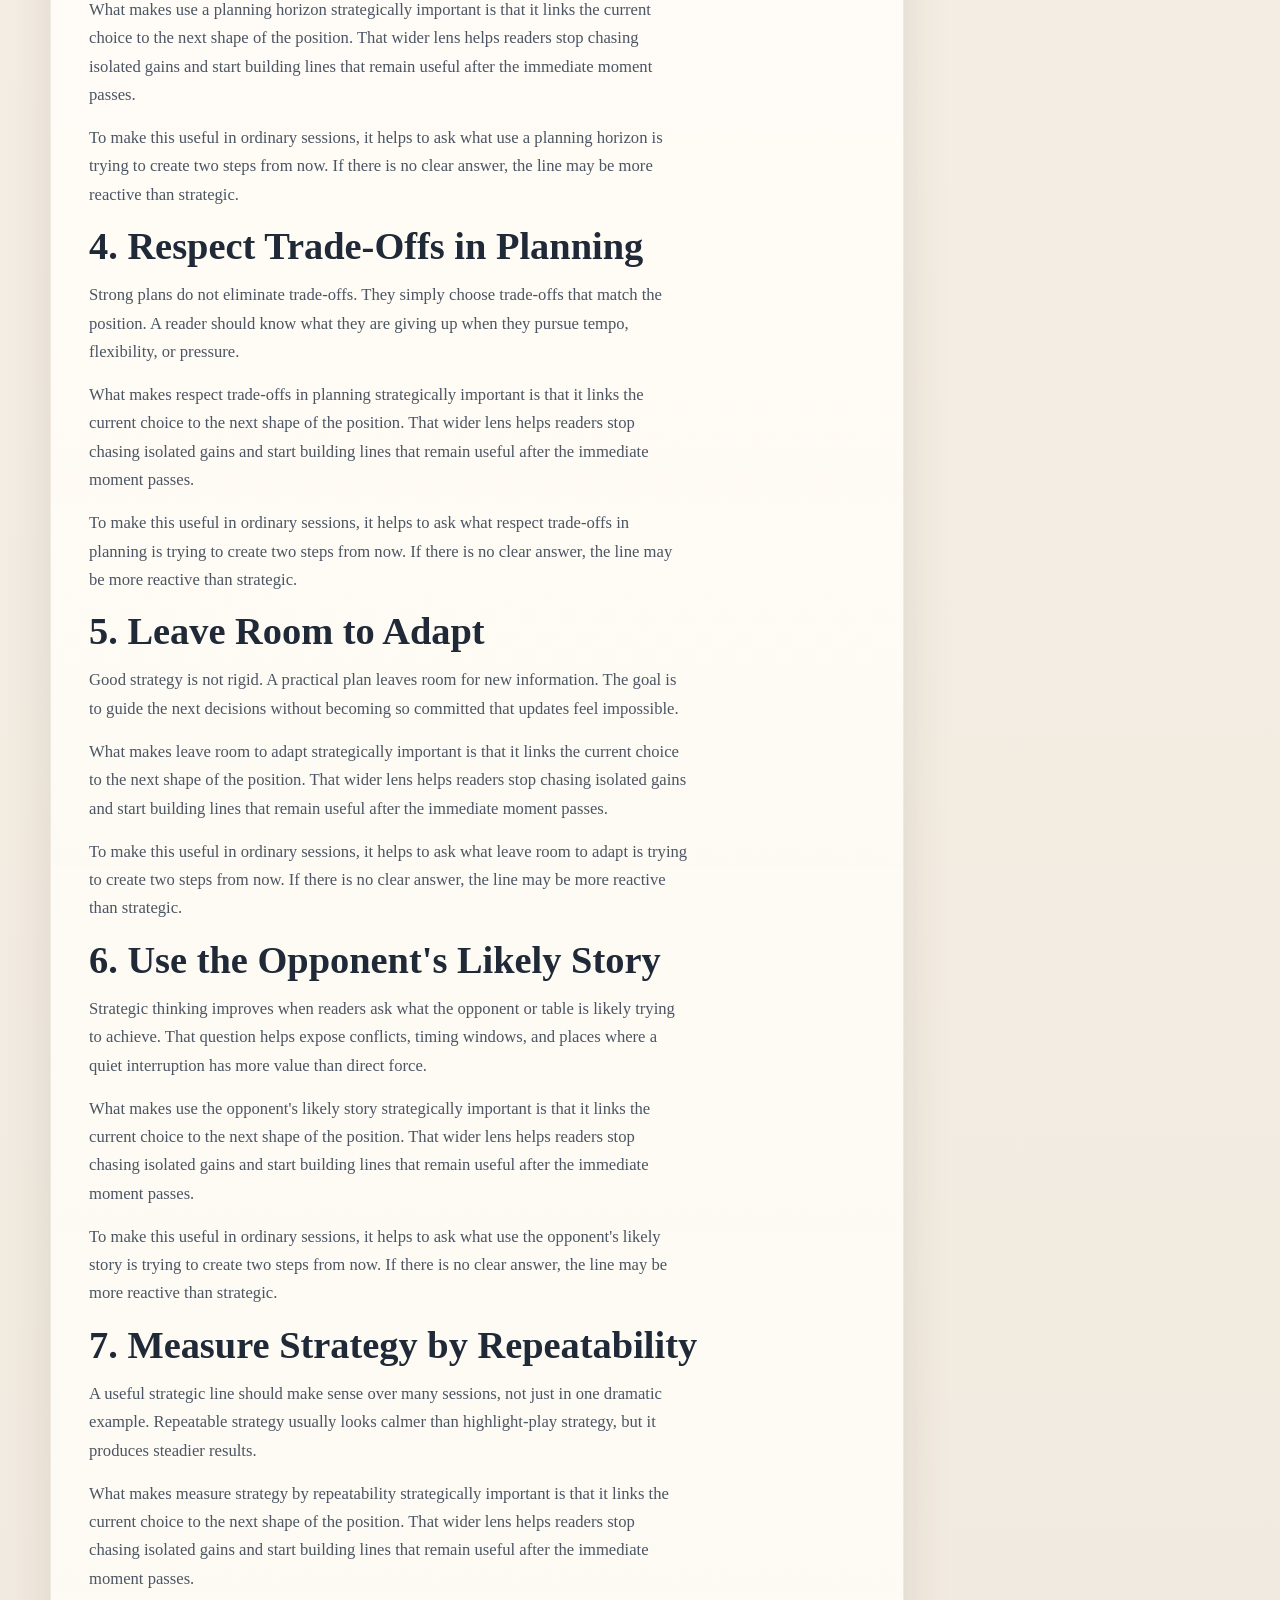
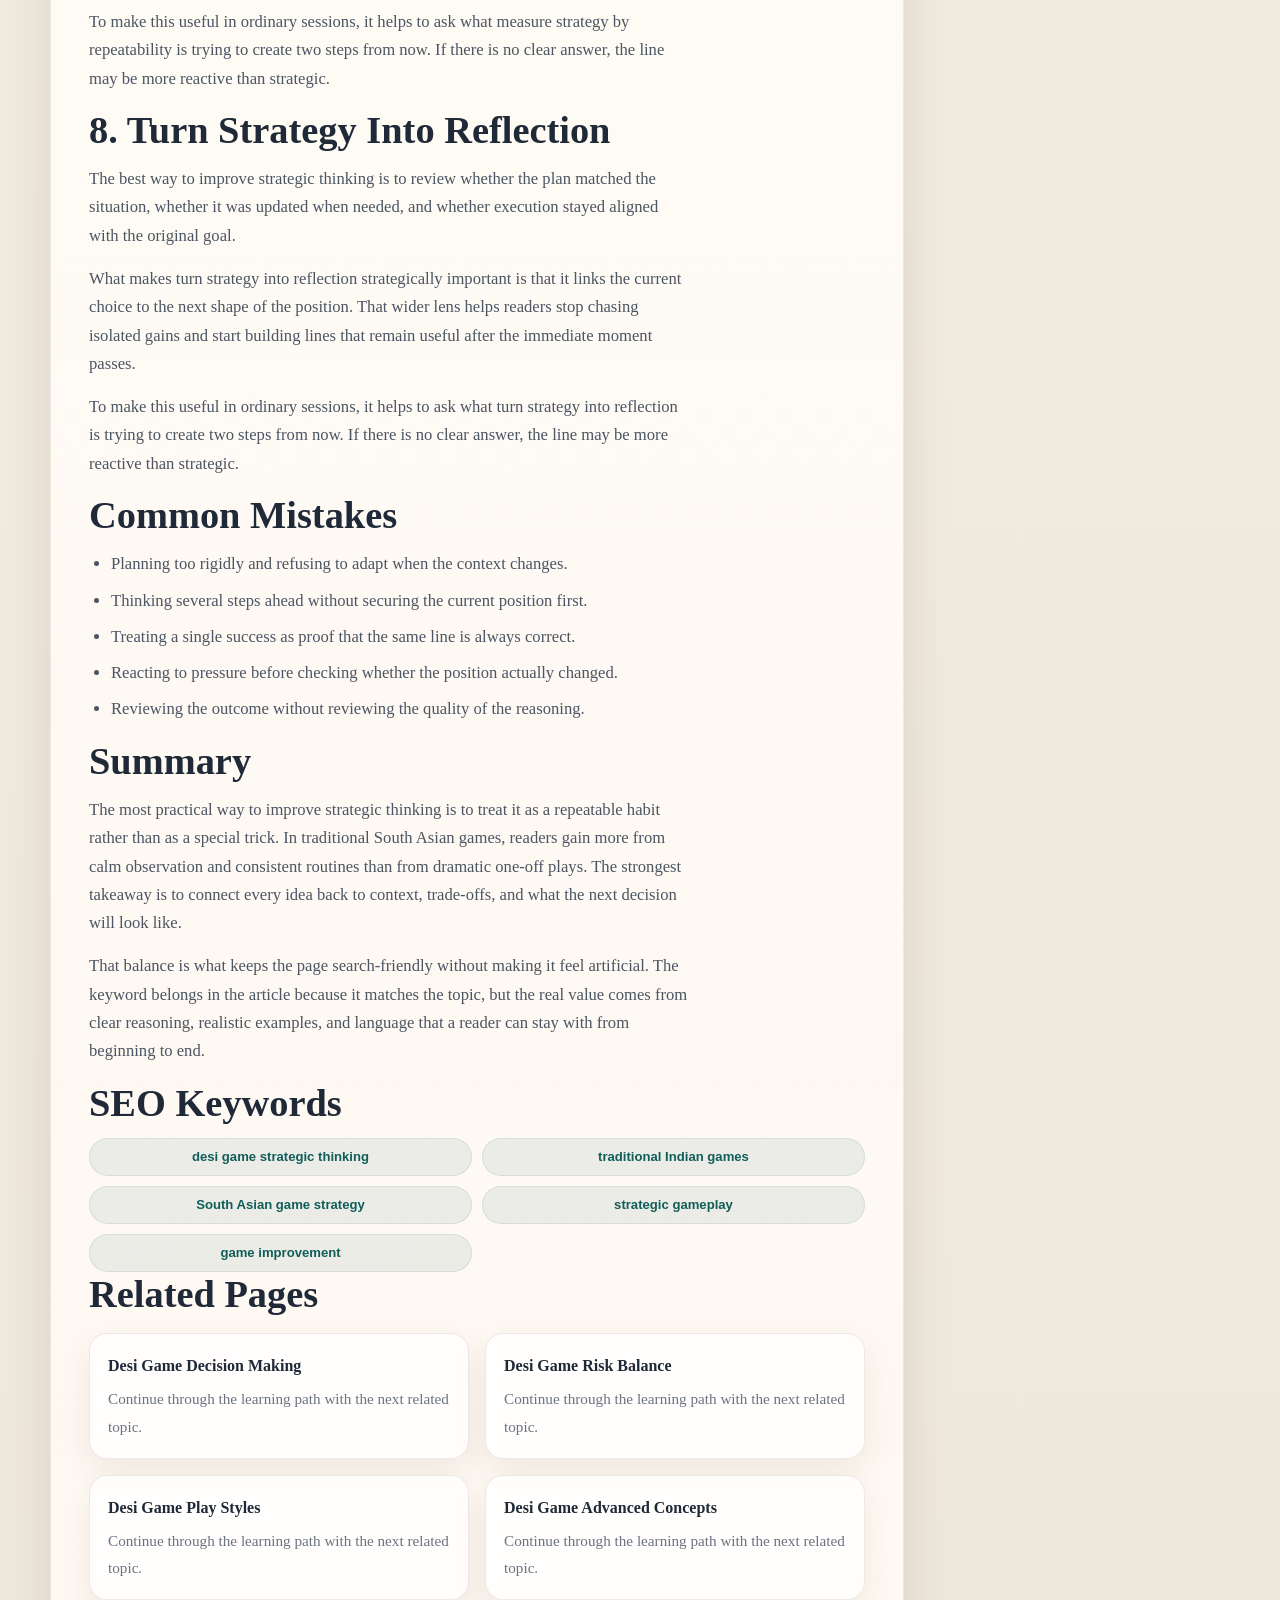
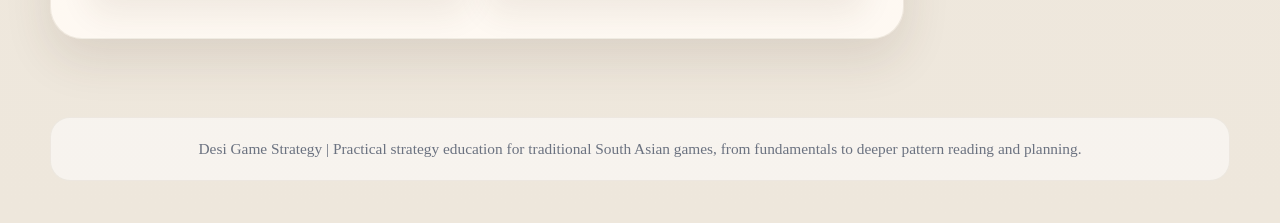
<file: strategic-thinking.html>
<!DOCTYPE html>
<html lang="en">
<head>
  <meta charset="UTF-8" />
  <meta name="viewport" content="width=device-width, initial-scale=1.0" />
  <title>Desi Game Strategic Thinking | Desi Game Strategy</title>
  <meta name="description" content="Desi Game Strategic Thinking matters because strategic thinking shapes how readers interpret pressure, timing, and trade-offs inside traditional South Asian games. A page like..." />
  <meta name="keywords" content="desi game strategic thinking, traditional Indian games, South Asian game strategy, strategic gameplay, game improvement" />
  <link rel="stylesheet" href="./assets/css/index.css" />
</head>
<body>
  <header class="topbar">
    <div class="container">
      <div class="brand">Desi Game Strategy</div>
      <nav class="nav-links">
        <a href="./index.html">Home</a>
        <a href="./fundamentals.html">Fundamentals</a>
        <a href="./decision-making.html">Decision Making</a>
        <a href="./strategic-thinking.html">Strategic Thinking</a>
      </nav>
    </div>
  </header>

  <section class="hero page-hero page-hero--compact">
    <div class="container">
      <div class="page-hero-panel">
        <div class="breadcrumb"><a href="./index.html">Home</a><span>/</span><span>Desi Game Strategic Thinking</span></div>
        <div class="page-hero-head">
          <div class="page-hero-copy">
            <span class="page-kicker">Longer Planning</span>
            <h1>Desi Game Strategic Thinking</h1>
            <p class="page-hero-lead">Desi Game Strategic Thinking matters because strategic thinking shapes how readers interpret pressure, timing, and trade-offs inside traditional South Asian games. A page like this is most useful when it explains not only what to do, but why a choice becomes stronger or weaker as the situation changes.</p>
          </div>
          <div class="page-hero-notes">
            <div class="page-hero-note">
              <strong>Core Focus</strong>
              <span>Connect this move to the shape of the next position instead of judging it in isolation.</span>
            </div>
            <div class="page-hero-note">
              <strong>Key Signals</strong>
              <span>Planning horizon, larger goals, flexible adaptation, and the likely story the table is trying to tell.</span>
            </div>
            <div class="page-hero-note">
              <strong>Practical Goal</strong>
              <span>Build plans that hold together across several turns without becoming rigid when new information arrives.</span>
            </div>
          </div>
        </div>
        <div class="hero-summary hero-summary-compact"><p>This guide keeps the explanation practical. It shows how strategic thinking connects to board position, card order, turn rhythm, tempo shifts, and trade-offs between safety and initiative, where beginners usually misread the situation, and how to turn the idea into a repeatable habit.</p></div>
        <div class="hero-chip-row"><span class="chip">Longer Planning</span><span class="chip">desi game strategic thinking</span><span class="chip">Teaching Portal</span></div>
        <div class="hero-actions">
          <a class="cta-btn" href="#overview">Start Reading</a>
          <a class="ghost-btn" href="./index.html#topic-guides">Browse More Topics</a>
        </div>
      </div>
    </div>
  </section>

  <main class="content">
    <div class="container content-shell">
      <article class="article"><section class="article-section" id="introduction"><h2>Introduction</h2><p>Desi Game Strategic Thinking matters because strategic thinking shapes how readers interpret pressure, timing, and trade-offs inside traditional South Asian games. A page like this is most useful when it explains not only what to do, but why a choice becomes stronger or weaker as the situation changes.</p><p>This guide keeps the explanation practical. It shows how strategic thinking connects to board position, card order, turn rhythm, tempo shifts, and trade-offs between safety and initiative, where beginners usually misread the situation, and how to turn the idea into a repeatable habit.</p><p>The article is also written for human readability, not just keyword coverage. Instead of relying on thin summaries, it explains the reasoning behind stronger choices, the trade-offs behind weaker ones, and the kinds of examples readers can recognize from their own sessions.</p></section><section class="article-section" id="overview"><h2>Overview</h2><figure class="article-image"><img src="./assets/images/strategic-thinking.webp" alt="Desi Game Strategy strategic thinking illustration in a calm educational workspace" loading="lazy" /></figure></section><section class="article-section" id="what-is-strategic-thinking"><h2>What Is Strategic Thinking?</h2><p>Strategic thinking is the practice of handling one important layer of traditional South Asian games in a more deliberate way. It becomes useful when players stop reacting only to the last move and start looking at context, options, and consequences. In practical terms, it helps readers judge when a line is solid, when it is thin, and when it only looks attractive on the surface.</p><p>A readable guide should make that judgment easier. It should show how the topic appears in ordinary positions, how it affects later decisions, and why small differences in context can change the best response.</p></section><section class="article-section" id="1-think-beyond-the-immediate-move"><h2>1. Think Beyond the Immediate Move</h2><p>Strategic thinking begins when readers stop judging a move only by what it does now. The stronger question is what it sets up next, what it weakens, and how it changes the future shape of the session.</p><p>What makes think beyond the immediate move strategically important is that it links the current choice to the next shape of the position. That wider lens helps readers stop chasing isolated gains and start building lines that remain useful after the immediate moment passes.</p><p>To make this useful in ordinary sessions, it helps to ask what think beyond the immediate move is trying to create two steps from now. If there is no clear answer, the line may be more reactive than strategic.</p></section><section class="article-section" id="2-link-small-choices-to-larger-goals"><h2>2. Link Small Choices to Larger Goals</h2><p>Every local decision sits inside a larger goal. In traditional south asian games, that larger goal might be steady point control, safer progress, partner support, or pressure timing. Clear goals make local choices easier.</p><p>What makes link small choices to larger goals strategically important is that it links the current choice to the next shape of the position. That wider lens helps readers stop chasing isolated gains and start building lines that remain useful after the immediate moment passes.</p><p>To make this useful in ordinary sessions, it helps to ask what link small choices to larger goals is trying to create two steps from now. If there is no clear answer, the line may be more reactive than strategic.</p></section><section class="article-section" id="3-use-a-planning-horizon"><h2>3. Use a Planning Horizon</h2><p>Not every position needs deep forecasting, but most benefit from a short planning horizon. Looking one or two steps ahead is often enough to catch traps, missed value, or unnecessary exposure.</p><p>What makes use a planning horizon strategically important is that it links the current choice to the next shape of the position. That wider lens helps readers stop chasing isolated gains and start building lines that remain useful after the immediate moment passes.</p><p>To make this useful in ordinary sessions, it helps to ask what use a planning horizon is trying to create two steps from now. If there is no clear answer, the line may be more reactive than strategic.</p></section><section class="article-section" id="4-respect-trade-offs-in-planning"><h2>4. Respect Trade-Offs in Planning</h2><p>Strong plans do not eliminate trade-offs. They simply choose trade-offs that match the position. A reader should know what they are giving up when they pursue tempo, flexibility, or pressure.</p><p>What makes respect trade-offs in planning strategically important is that it links the current choice to the next shape of the position. That wider lens helps readers stop chasing isolated gains and start building lines that remain useful after the immediate moment passes.</p><p>To make this useful in ordinary sessions, it helps to ask what respect trade-offs in planning is trying to create two steps from now. If there is no clear answer, the line may be more reactive than strategic.</p></section><section class="article-section" id="5-leave-room-to-adapt"><h2>5. Leave Room to Adapt</h2><p>Good strategy is not rigid. A practical plan leaves room for new information. The goal is to guide the next decisions without becoming so committed that updates feel impossible.</p><p>What makes leave room to adapt strategically important is that it links the current choice to the next shape of the position. That wider lens helps readers stop chasing isolated gains and start building lines that remain useful after the immediate moment passes.</p><p>To make this useful in ordinary sessions, it helps to ask what leave room to adapt is trying to create two steps from now. If there is no clear answer, the line may be more reactive than strategic.</p></section><section class="article-section" id="6-use-the-opponent-s-likely-story"><h2>6. Use the Opponent&#x27;s Likely Story</h2><p>Strategic thinking improves when readers ask what the opponent or table is likely trying to achieve. That question helps expose conflicts, timing windows, and places where a quiet interruption has more value than direct force.</p><p>What makes use the opponent&#x27;s likely story strategically important is that it links the current choice to the next shape of the position. That wider lens helps readers stop chasing isolated gains and start building lines that remain useful after the immediate moment passes.</p><p>To make this useful in ordinary sessions, it helps to ask what use the opponent&#x27;s likely story is trying to create two steps from now. If there is no clear answer, the line may be more reactive than strategic.</p></section><section class="article-section" id="7-measure-strategy-by-repeatability"><h2>7. Measure Strategy by Repeatability</h2><p>A useful strategic line should make sense over many sessions, not just in one dramatic example. Repeatable strategy usually looks calmer than highlight-play strategy, but it produces steadier results.</p><p>What makes measure strategy by repeatability strategically important is that it links the current choice to the next shape of the position. That wider lens helps readers stop chasing isolated gains and start building lines that remain useful after the immediate moment passes.</p><p>To make this useful in ordinary sessions, it helps to ask what measure strategy by repeatability is trying to create two steps from now. If there is no clear answer, the line may be more reactive than strategic.</p></section><section class="article-section" id="8-turn-strategy-into-reflection"><h2>8. Turn Strategy Into Reflection</h2><p>The best way to improve strategic thinking is to review whether the plan matched the situation, whether it was updated when needed, and whether execution stayed aligned with the original goal.</p><p>What makes turn strategy into reflection strategically important is that it links the current choice to the next shape of the position. That wider lens helps readers stop chasing isolated gains and start building lines that remain useful after the immediate moment passes.</p><p>To make this useful in ordinary sessions, it helps to ask what turn strategy into reflection is trying to create two steps from now. If there is no clear answer, the line may be more reactive than strategic.</p></section><section class="article-section" id="common-mistakes"><h2>Common Mistakes</h2><ul><li>Planning too rigidly and refusing to adapt when the context changes.</li><li>Thinking several steps ahead without securing the current position first.</li><li>Treating a single success as proof that the same line is always correct.</li><li>Reacting to pressure before checking whether the position actually changed.</li><li>Reviewing the outcome without reviewing the quality of the reasoning.</li></ul></section><section class="article-section" id="summary"><h2>Summary</h2><p class="article-lead">The most practical way to improve strategic thinking is to treat it as a repeatable habit rather than as a special trick. In traditional South Asian games, readers gain more from calm observation and consistent routines than from dramatic one-off plays. The strongest takeaway is to connect every idea back to context, trade-offs, and what the next decision will look like.</p><p>That balance is what keeps the page search-friendly without making it feel artificial. The keyword belongs in the article because it matches the topic, but the real value comes from clear reasoning, realistic examples, and language that a reader can stay with from beginning to end.</p></section><section class="article-section" id="seo-keywords"><h2>SEO Keywords</h2><div class="keyword-list"><span class="keyword-pill">desi game strategic thinking</span><span class="keyword-pill">traditional Indian games</span><span class="keyword-pill">South Asian game strategy</span><span class="keyword-pill">strategic gameplay</span><span class="keyword-pill">game improvement</span></div></section><section class="article-section" id="related-pages"><h2>Related Pages</h2><div class="related-grid"><a class="related-card" href="./decision-making.html"><strong>Desi Game Decision Making</strong><span>Continue through the learning path with the next related topic.</span></a><a class="related-card" href="./risk-balance.html"><strong>Desi Game Risk Balance</strong><span>Continue through the learning path with the next related topic.</span></a><a class="related-card" href="./play-styles.html"><strong>Desi Game Play Styles</strong><span>Continue through the learning path with the next related topic.</span></a><a class="related-card" href="./advanced-concepts.html"><strong>Desi Game Advanced Concepts</strong><span>Continue through the learning path with the next related topic.</span></a></div></section></article>
      <aside class="sidebar-stack">
        <section class="sidebar-card">
          <h3>On This Page</h3>
          <div class="toc-list"><a href="#introduction">Introduction</a><a href="#overview">Overview</a><a href="#what-is-strategic-thinking">What Is Strategic Thinking</a><a href="#1-think-beyond-the-immediate-move">1. Think Beyond the Immediate Move</a><a href="#2-link-small-choices-to-larger-goals">2. Link Small Choices to Larger Goals</a><a href="#3-use-a-planning-horizon">3. Use a Planning Horizon</a><a href="#4-respect-trade-offs-in-planning">4. Respect Trade-Offs in Planning</a><a href="#5-leave-room-to-adapt">5. Leave Room to Adapt</a><a href="#6-use-the-opponent-s-likely-story">6. Use the Opponent&#x27;s Likely Story</a><a href="#7-measure-strategy-by-repeatability">7. Measure Strategy by Repeatability</a><a href="#8-turn-strategy-into-reflection">8. Turn Strategy Into Reflection</a><a href="#common-mistakes">Common Mistakes</a><a href="#summary">Summary</a></div>
        </section>
        <section class="sidebar-card">
          <h3>Why This Topic Matters</h3>
          <p>A page about connecting local decisions to larger goals, planning one or two steps ahead, and staying flexible as positions change.</p>
        </section>
        <section class="sidebar-card">
          <h3>Keep Learning</h3>
          <div class="related-list"><a href="./decision-making.html">Desi Game Decision Making</a><a href="./risk-balance.html">Desi Game Risk Balance</a><a href="./play-styles.html">Desi Game Play Styles</a><a href="./advanced-concepts.html">Desi Game Advanced Concepts</a></div>
        </section>
      </aside>
    </div>
  </main>

  <footer class="footer">
    <div class="container">
      Desi Game Strategy | Practical strategy education for traditional South Asian games, from fundamentals to deeper pattern reading and planning.
    </div>
  </footer>
</body>
</html>
</file>
<file: assets/css/index.css>
:root {
  --bg: #f4efe7;
  --bg-soft: #efe7db;
  --surface: rgba(255, 252, 247, 0.88);
  --surface-strong: #fffdfa;
  --surface-dark: #1f2937;
  --card: rgba(255, 255, 255, 0.82);
  --card-border: rgba(113, 87, 55, 0.14);
  --text: #1f2937;
  --text-soft: #4b5563;
  --text-faint: #6b7280;
  --accent: #0f766e;
  --accent-strong: #115e59;
  --accent-soft: #d9f2ed;
  --warm: #b45309;
  --warm-soft: #f7e7cf;
  --shadow: 0 20px 48px rgba(74, 52, 30, 0.12);
  --shadow-soft: 0 14px 32px rgba(74, 52, 30, 0.08);
  --radius-xl: 28px;
  --radius-lg: 22px;
  --radius-md: 16px;
  --radius-sm: 999px;
}

* {
  box-sizing: border-box;
}

html {
  scroll-behavior: smooth;
}

body {
  margin: 0;
  color: var(--text);
  font-family: Georgia, "Times New Roman", serif;
  line-height: 1.7;
  background:
    radial-gradient(circle at top left, rgba(17, 94, 89, 0.09), transparent 26%),
    radial-gradient(circle at top right, rgba(180, 83, 9, 0.09), transparent 24%),
    linear-gradient(180deg, #f7f2ea 0%, #f3ede3 52%, #eee7dc 100%);
}

a {
  color: inherit;
  text-decoration: none;
}

img {
  display: block;
  max-width: 100%;
}

.container {
  width: min(1180px, calc(100% - 40px));
  margin: 0 auto;
}

.topbar {
  position: sticky;
  top: 0;
  z-index: 20;
  background: rgba(244, 239, 231, 0.82);
  backdrop-filter: blur(16px);
  border-bottom: 1px solid rgba(113, 87, 55, 0.1);
}

.topbar .container {
  display: flex;
  align-items: center;
  justify-content: space-between;
  gap: 24px;
  padding: 18px 0;
}

.brand {
  font-family: "Trebuchet MS", "Segoe UI", sans-serif;
  font-size: 1.15rem;
  font-weight: 800;
  letter-spacing: 0.04em;
  text-transform: uppercase;
  color: var(--accent-strong);
}

.nav-links {
  display: flex;
  align-items: center;
  gap: 22px;
  flex-wrap: wrap;
}

.nav-links a {
  font-family: "Trebuchet MS", "Segoe UI", sans-serif;
  font-size: 0.95rem;
  font-weight: 700;
  color: var(--text-soft);
  transition: color 0.2s ease, opacity 0.2s ease;
}

.nav-links a:hover,
.nav-links a:focus-visible {
  color: var(--accent);
}

.hero {
  padding: 44px 0 30px;
}

.hero-grid {
  display: grid;
  grid-template-columns: minmax(0, 1.06fr) minmax(320px, 0.94fr);
  gap: 30px;
  align-items: stretch;
}

.hero-grid-single {
  grid-template-columns: 1fr;
}

.hero-grid > div:first-child {
  background: linear-gradient(180deg, rgba(255, 250, 243, 0.92), rgba(255, 255, 255, 0.72));
  border: 1px solid rgba(113, 87, 55, 0.12);
  border-radius: var(--radius-xl);
  padding: 40px;
  box-shadow: var(--shadow);
  position: relative;
  overflow: hidden;
}

.hero-grid > div:first-child::before {
  content: "";
  position: absolute;
  inset: 0 auto auto 0;
  width: 180px;
  height: 180px;
  background: radial-gradient(circle, rgba(17, 94, 89, 0.12), transparent 70%);
  pointer-events: none;
}

.eyebrow {
  display: inline-flex;
  align-items: center;
  padding: 8px 14px;
  border-radius: var(--radius-sm);
  background: var(--accent-soft);
  color: var(--accent-strong);
  border: 1px solid rgba(17, 94, 89, 0.12);
  font-family: "Trebuchet MS", "Segoe UI", sans-serif;
  font-size: 0.82rem;
  font-weight: 800;
  text-transform: uppercase;
  letter-spacing: 0.08em;
  margin-bottom: 18px;
}

.hero h1 {
  margin: 0 0 18px;
  font-size: clamp(2.6rem, 5.4vw, 4.9rem);
  line-height: 0.98;
  letter-spacing: -0.04em;
  max-width: 12ch;
}

.hero p {
  margin: 0 0 18px;
  font-size: 1.1rem;
  color: var(--text-soft);
  max-width: 62ch;
}

.hero-actions {
  display: flex;
  flex-wrap: wrap;
  gap: 14px;
  margin-top: 28px;
}

.cta-btn,
.ghost-btn {
  display: inline-flex;
  align-items: center;
  justify-content: center;
  min-height: 48px;
  padding: 0 22px;
  border-radius: var(--radius-sm);
  font-family: "Trebuchet MS", "Segoe UI", sans-serif;
  font-size: 0.96rem;
  font-weight: 800;
  transition: transform 0.2s ease, box-shadow 0.2s ease, background 0.2s ease;
}

.cta-btn {
  background: linear-gradient(135deg, var(--accent), #1d8d83);
  color: #ffffff;
  box-shadow: 0 14px 28px rgba(15, 118, 110, 0.2);
}

.ghost-btn {
  background: rgba(255, 255, 255, 0.68);
  border: 1px solid rgba(113, 87, 55, 0.12);
  color: var(--text);
}

.cta-btn:hover,
.ghost-btn:hover,
.cta-btn:focus-visible,
.ghost-btn:focus-visible {
  transform: translateY(-1px);
}

.hero-card {
  background:
    linear-gradient(180deg, rgba(30, 41, 59, 0.12), rgba(30, 41, 59, 0.04)),
    linear-gradient(180deg, rgba(255, 252, 247, 0.92), rgba(255, 255, 255, 0.74));
  border: 1px solid rgba(113, 87, 55, 0.12);
  border-radius: var(--radius-xl);
  padding: 18px;
  box-shadow: var(--shadow);
}

.hero-card img {
  width: 100%;
  height: 100%;
  min-height: 100%;
  object-fit: cover;
  border-radius: 20px;
}

.breadcrumb {
  display: flex;
  flex-wrap: wrap;
  gap: 10px;
  align-items: center;
  margin-bottom: 18px;
  font-family: "Trebuchet MS", "Segoe UI", sans-serif;
  font-size: 0.82rem;
  font-weight: 700;
  color: var(--text-faint);
  text-transform: uppercase;
  letter-spacing: 0.05em;
}

.breadcrumb a {
  color: var(--accent-strong);
}

.page-kicker {
  display: inline-flex;
  align-items: center;
  gap: 8px;
  margin-bottom: 16px;
  padding: 7px 14px;
  border-radius: var(--radius-sm);
  background: rgba(180, 83, 9, 0.1);
  border: 1px solid rgba(180, 83, 9, 0.14);
  color: var(--warm);
  font-family: "Trebuchet MS", "Segoe UI", sans-serif;
  font-size: 0.8rem;
  font-weight: 800;
  text-transform: uppercase;
  letter-spacing: 0.06em;
}

.hero-summary {
  display: grid;
  gap: 12px;
}

.hero-summary p:last-child {
  margin-bottom: 0;
}

.hero-chip-row {
  display: flex;
  flex-wrap: wrap;
  gap: 10px;
  margin-top: 20px;
}

.page-hero-panel {
  background: linear-gradient(180deg, rgba(255, 250, 243, 0.94), rgba(255, 255, 255, 0.78));
  border: 1px solid rgba(113, 87, 55, 0.12);
  border-radius: var(--radius-xl);
  padding: 32px 36px 22px;
  box-shadow: var(--shadow);
  position: relative;
  overflow: hidden;
}

.page-hero-panel::before {
  content: "";
  position: absolute;
  inset: 0 auto auto 0;
  width: 240px;
  height: 240px;
  background: radial-gradient(circle, rgba(17, 94, 89, 0.08), transparent 72%);
  pointer-events: none;
}

.page-hero-head {
  display: grid;
  grid-template-columns: minmax(0, 1.45fr) minmax(280px, 0.9fr);
  gap: 22px;
  align-items: start;
}

.page-hero-copy {
  position: relative;
  z-index: 1;
}

.page-hero--compact h1 {
  max-width: 10ch;
  font-size: clamp(3.3rem, 7vw, 5.6rem);
  margin-bottom: 14px;
}

.page-hero-lead {
  font-size: 1.14rem;
  max-width: 34ch;
  color: var(--text);
}

.page-hero-notes {
  display: grid;
  gap: 14px;
  position: relative;
  z-index: 1;
}

.page-hero-note {
  padding: 16px 18px;
  border-radius: 20px;
  background: rgba(255, 255, 255, 0.72);
  border: 1px solid rgba(113, 87, 55, 0.12);
  box-shadow: var(--shadow-soft);
}

.page-hero-note strong {
  display: block;
  margin-bottom: 6px;
  font-family: "Trebuchet MS", "Segoe UI", sans-serif;
  font-size: 0.9rem;
  font-weight: 800;
  letter-spacing: 0.03em;
  text-transform: uppercase;
  color: var(--accent-strong);
}

.page-hero-note span {
  display: block;
  color: var(--text-soft);
  font-size: 0.98rem;
  line-height: 1.65;
}

.hero-summary-compact {
  margin-top: 12px;
}

.hero-summary-compact p {
  max-width: 72ch;
  margin-bottom: 0;
}

.page-hero-panel .hero-chip-row {
  margin-top: 16px;
}

.page-hero-panel .hero-actions {
  margin-top: 18px;
}

.content {
  padding: 8px 0 54px;
}

.content-shell {
  display: grid;
  grid-template-columns: minmax(0, 1fr) 300px;
  gap: 26px;
  align-items: start;
}

.article {
  background: linear-gradient(180deg, rgba(255, 253, 248, 0.96), rgba(255, 250, 244, 0.9));
  border: 1px solid rgba(113, 87, 55, 0.1);
  border-radius: 32px;
  padding: 38px;
  box-shadow: var(--shadow);
}

.article h2,
.article h3 {
  margin: 0 0 12px;
  line-height: 1.18;
}

.article h2 {
  font-size: clamp(1.9rem, 3vw, 2.7rem);
}

.article h3 {
  font-size: clamp(1.35rem, 2.2vw, 1.75rem);
}

.article p,
.article li {
  font-size: 1.04rem;
  color: var(--text-soft);
}

.article p {
  margin: 0 0 15px;
  max-width: 72ch;
}

.article ul,
.article ol {
  margin: 0 0 15px;
  padding-left: 22px;
}

.article li {
  margin: 8px 0;
}

.article hr {
  border: 0;
  height: 1px;
  background: linear-gradient(90deg, transparent, rgba(113, 87, 55, 0.18), transparent);
  margin: 34px 0;
}

.article-lead {
  font-size: 1.08rem;
  color: var(--text);
}

.article-section {
  scroll-margin-top: 92px;
}

.article-section h2,
.article-section h3 {
  display: flex;
  align-items: center;
  gap: 10px;
}

.article-image {
  margin: 18px 0 10px;
  border-radius: 24px;
  overflow: hidden;
  border: 1px solid rgba(113, 87, 55, 0.12);
  box-shadow: var(--shadow-soft);
}

.article-image img {
  width: 100%;
  height: auto;
  aspect-ratio: 16 / 9;
  object-fit: cover;
}

.section {
  padding: 8px 0 2px;
}

.section-title {
  display: flex;
  align-items: end;
  justify-content: space-between;
  gap: 20px;
  margin-bottom: 20px;
}

.section-title p {
  margin: 8px 0 0;
  max-width: 62ch;
}

.grid-3 {
  display: grid;
  grid-template-columns: repeat(3, minmax(0, 1fr));
  gap: 22px;
}

.article-card {
  display: flex;
  flex-direction: column;
  height: 100%;
  background: linear-gradient(180deg, rgba(255, 255, 255, 0.98), rgba(248, 242, 233, 0.9));
  border: 1px solid rgba(113, 87, 55, 0.12);
  border-radius: 24px;
  padding: 18px;
  box-shadow: var(--shadow-soft);
  transition: transform 0.22s ease, box-shadow 0.22s ease, border-color 0.22s ease;
}

.article-card:hover,
.article-card:focus-within {
  transform: translateY(-4px);
  box-shadow: 0 22px 38px rgba(74, 52, 30, 0.12);
  border-color: rgba(17, 94, 89, 0.2);
}

.article-thumb {
  border-radius: 18px;
  overflow: hidden;
  background: linear-gradient(180deg, #efe3d2, #f7f3ed);
  border: 1px solid rgba(113, 87, 55, 0.1);
  margin-bottom: 14px;
}

.article-thumb img {
  width: 100%;
  aspect-ratio: 16 / 9;
  object-fit: cover;
}

.article-meta {
  display: flex;
  flex-wrap: wrap;
  gap: 10px;
  margin-bottom: 8px;
}

.chip {
  display: inline-flex;
  align-items: center;
  padding: 6px 12px;
  border-radius: var(--radius-sm);
  background: rgba(17, 94, 89, 0.08);
  border: 1px solid rgba(17, 94, 89, 0.1);
  color: var(--accent-strong);
  font-family: "Trebuchet MS", "Segoe UI", sans-serif;
  font-size: 0.76rem;
  font-weight: 800;
  letter-spacing: 0.03em;
  text-transform: uppercase;
}

.article-card h3 {
  margin: 0 0 10px;
  font-size: 1.32rem;
  line-height: 1.25;
}

.muted {
  color: var(--text-faint);
}

.article-card .muted {
  flex: 1;
  font-size: 0.98rem;
}

.article-link {
  display: inline-flex;
  align-items: center;
  gap: 8px;
  margin-top: 12px;
  font-family: "Trebuchet MS", "Segoe UI", sans-serif;
  font-size: 0.96rem;
  font-weight: 800;
  color: var(--accent-strong);
}

.article-link:hover,
.article-link:focus-visible {
  color: var(--warm);
}

.sidebar-stack {
  display: grid;
  gap: 18px;
  position: sticky;
  top: 92px;
}

.sidebar-card {
  background: linear-gradient(180deg, rgba(255, 255, 255, 0.96), rgba(248, 242, 233, 0.92));
  border: 1px solid rgba(113, 87, 55, 0.12);
  border-radius: 22px;
  padding: 20px;
  box-shadow: var(--shadow-soft);
}

.sidebar-card h3 {
  margin: 0 0 12px;
  font-size: 1.1rem;
}

.toc-list,
.related-list,
.keyword-list {
  display: grid;
  gap: 10px;
}

.toc-list a,
.related-list a {
  color: var(--text-soft);
  font-size: 0.97rem;
}

.toc-list a:hover,
.related-list a:hover,
.toc-list a:focus-visible,
.related-list a:focus-visible {
  color: var(--accent-strong);
}

.keyword-list {
  grid-template-columns: repeat(2, minmax(0, 1fr));
}

.keyword-pill {
  display: inline-flex;
  align-items: center;
  justify-content: center;
  min-height: 38px;
  padding: 0 12px;
  border-radius: 999px;
  background: rgba(17, 94, 89, 0.08);
  color: var(--accent-strong);
  border: 1px solid rgba(17, 94, 89, 0.1);
  font-family: "Trebuchet MS", "Segoe UI", sans-serif;
  font-size: 0.82rem;
  font-weight: 700;
  text-align: center;
}

.related-grid {
  display: grid;
  grid-template-columns: repeat(2, minmax(0, 1fr));
  gap: 16px;
  margin-top: 16px;
}

.related-card {
  display: block;
  padding: 18px;
  border-radius: 18px;
  background: rgba(255, 255, 255, 0.82);
  border: 1px solid rgba(113, 87, 55, 0.12);
  box-shadow: var(--shadow-soft);
}

.related-card strong {
  display: block;
  margin-bottom: 6px;
  font-size: 1rem;
}

.related-card span {
  color: var(--text-faint);
  font-size: 0.95rem;
}

.footer {
  padding: 24px 0 42px;
}

.footer .container {
  font-size: 0.96rem;
  color: var(--text-faint);
  text-align: center;
  padding: 18px 20px;
  border-radius: 20px;
  background: rgba(255, 255, 255, 0.52);
  border: 1px solid rgba(113, 87, 55, 0.08);
}

@media (max-width: 1040px) {
  .hero-grid,
  .grid-3,
  .content-shell {
    grid-template-columns: 1fr;
  }

  .hero-card {
    max-width: 860px;
  }

  .sidebar-stack {
    position: static;
    top: auto;
  }

  .page-hero-head {
    grid-template-columns: 1fr;
  }

  .page-hero--compact h1,
  .page-hero-lead {
    max-width: none;
  }
}

@media (max-width: 760px) {
  .container {
    width: min(100% - 24px, 1180px);
  }

  .topbar .container {
    flex-direction: column;
    align-items: flex-start;
  }

  .nav-links {
    gap: 14px;
  }

  .hero-grid > div:first-child,
  .article,
  .page-hero-panel {
    padding: 24px;
  }

  .hero h1 {
    max-width: none;
  }

  .hero p,
  .article p,
  .article li {
    font-size: 1rem;
  }

  .keyword-list,
  .related-grid {
    grid-template-columns: 1fr;
  }
}
</file>
